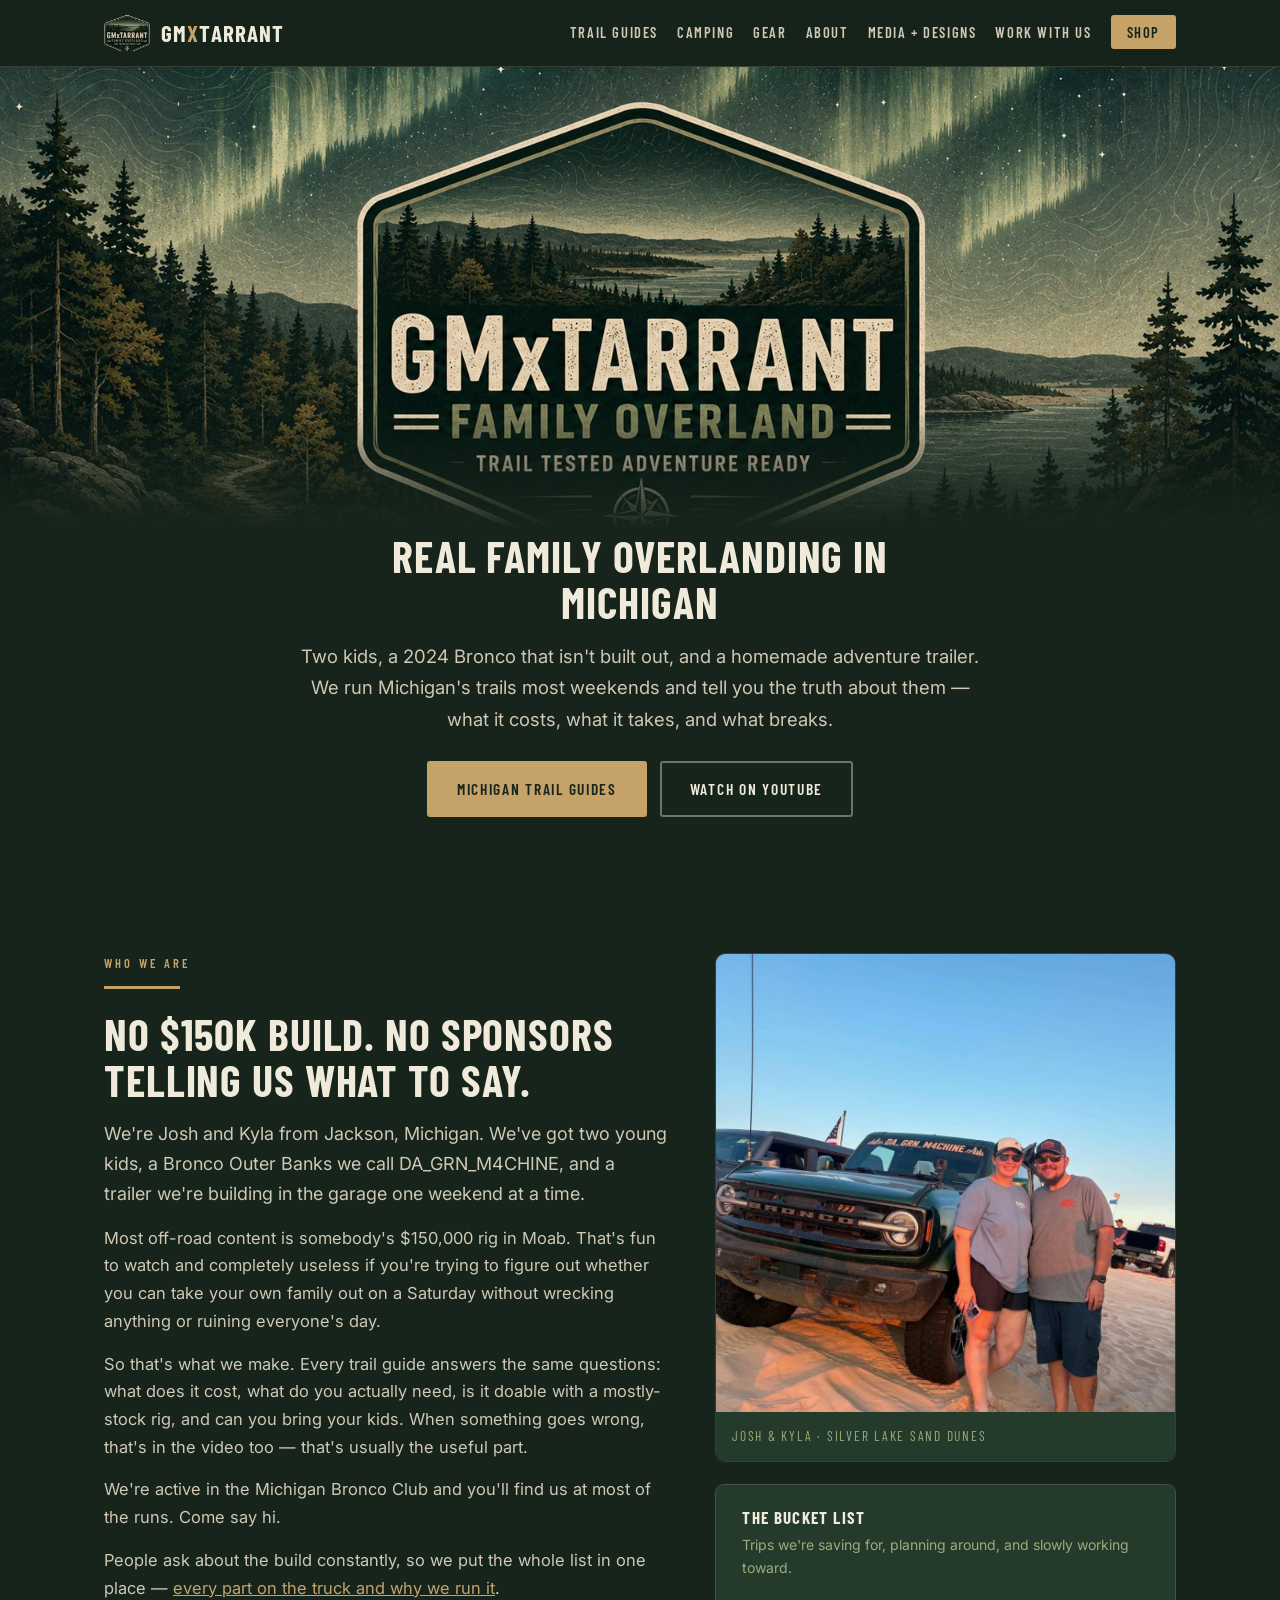
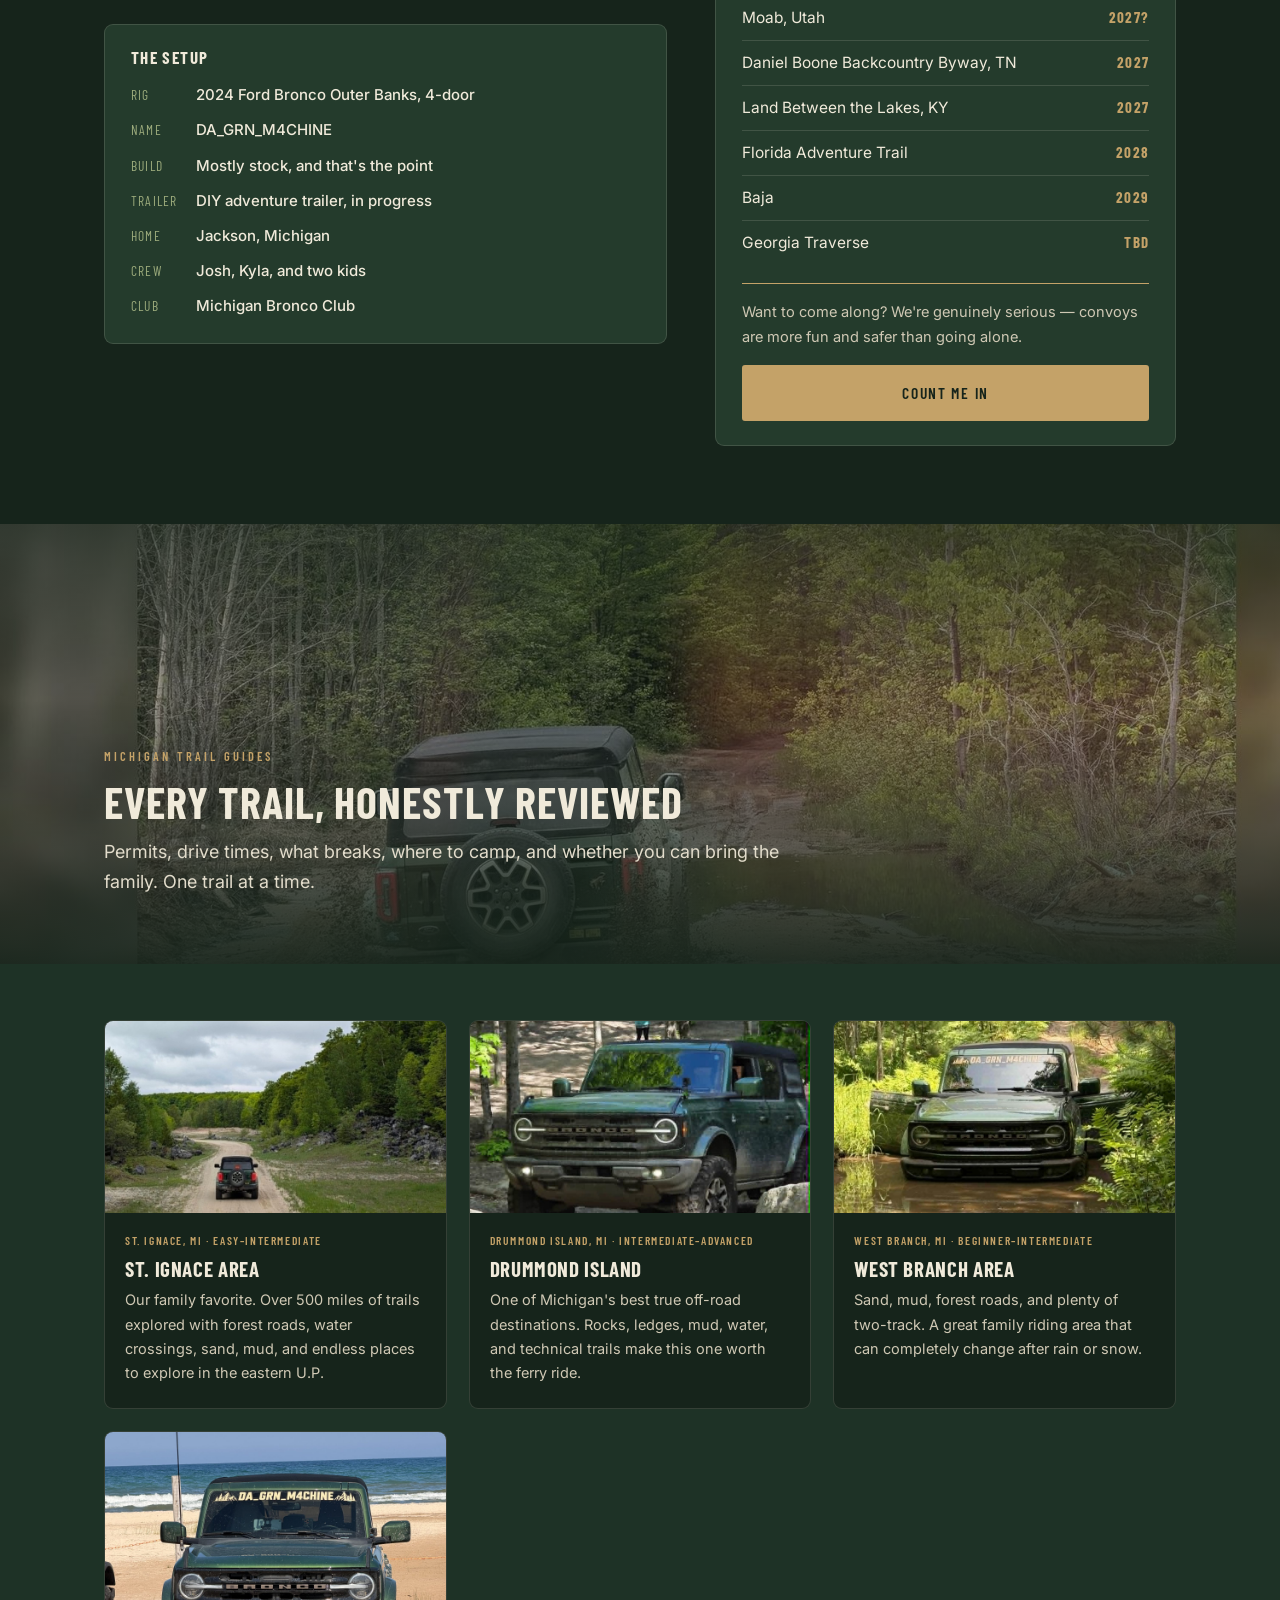
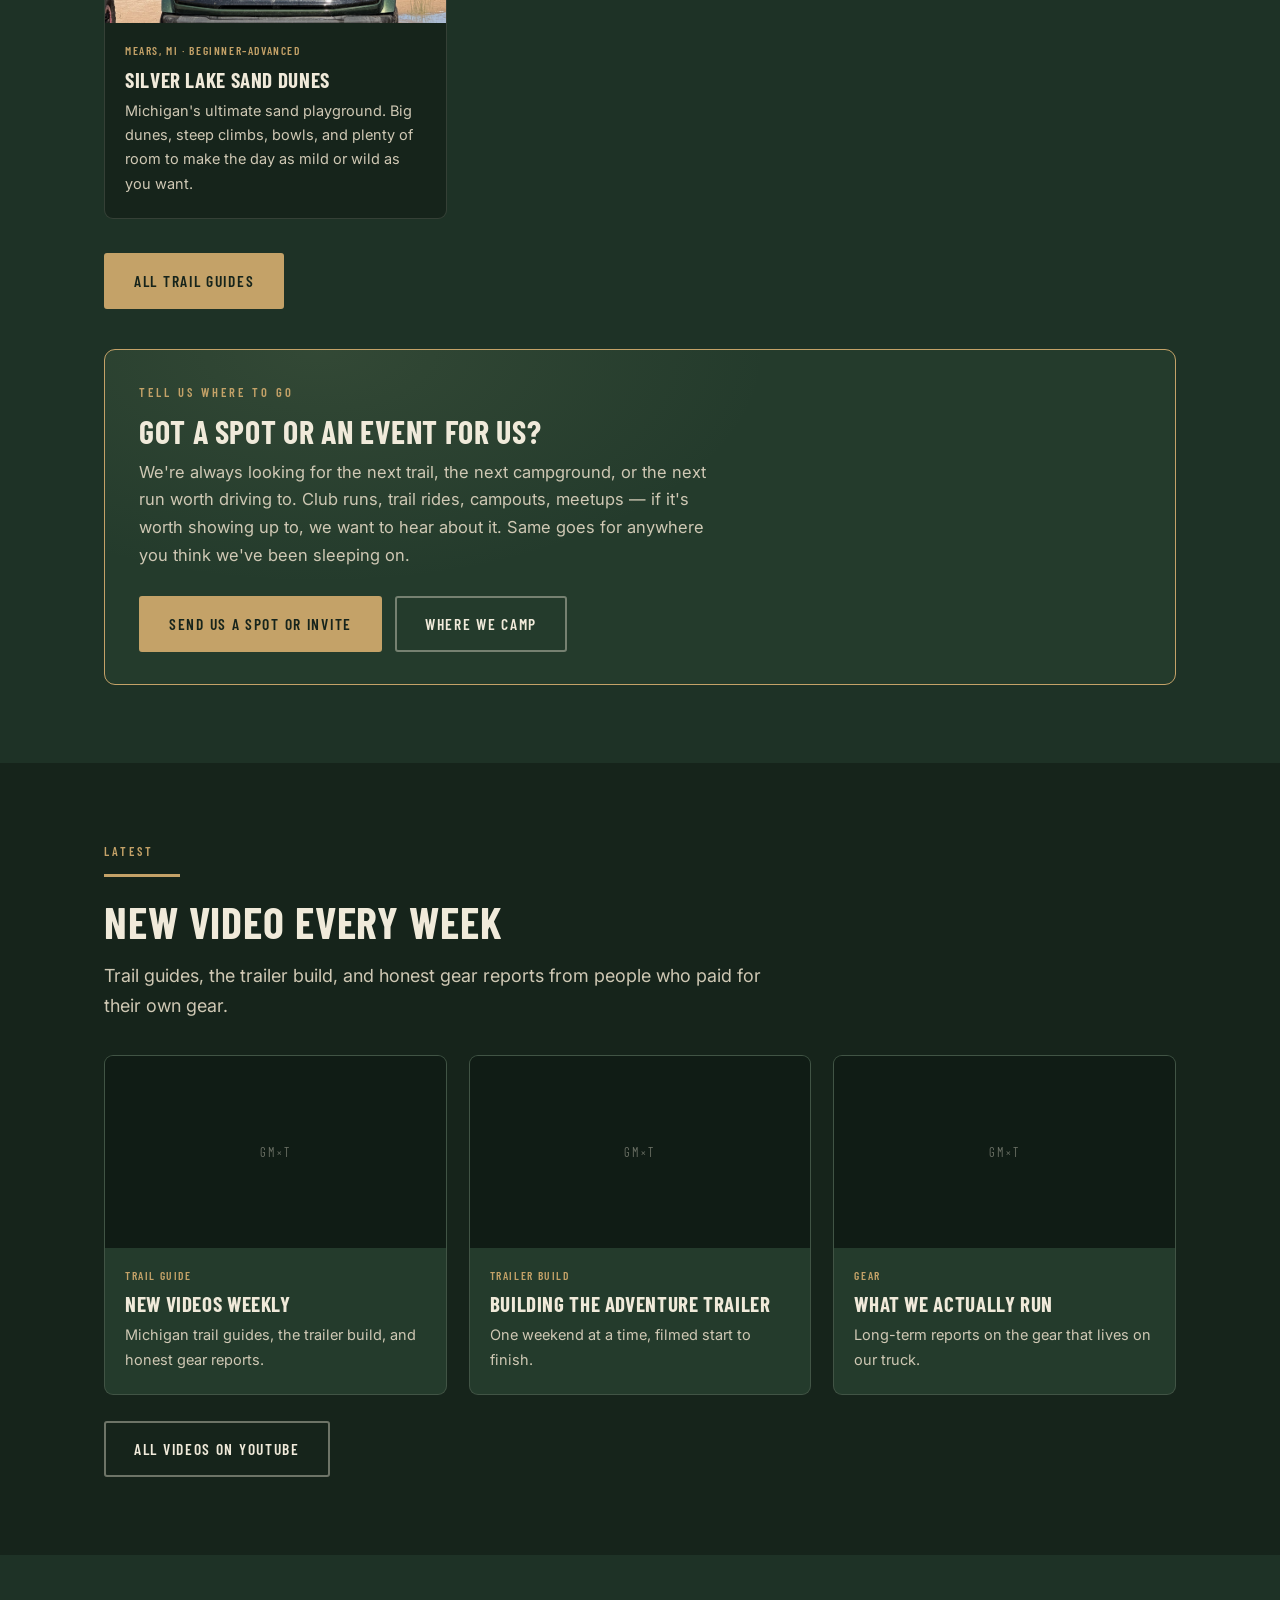
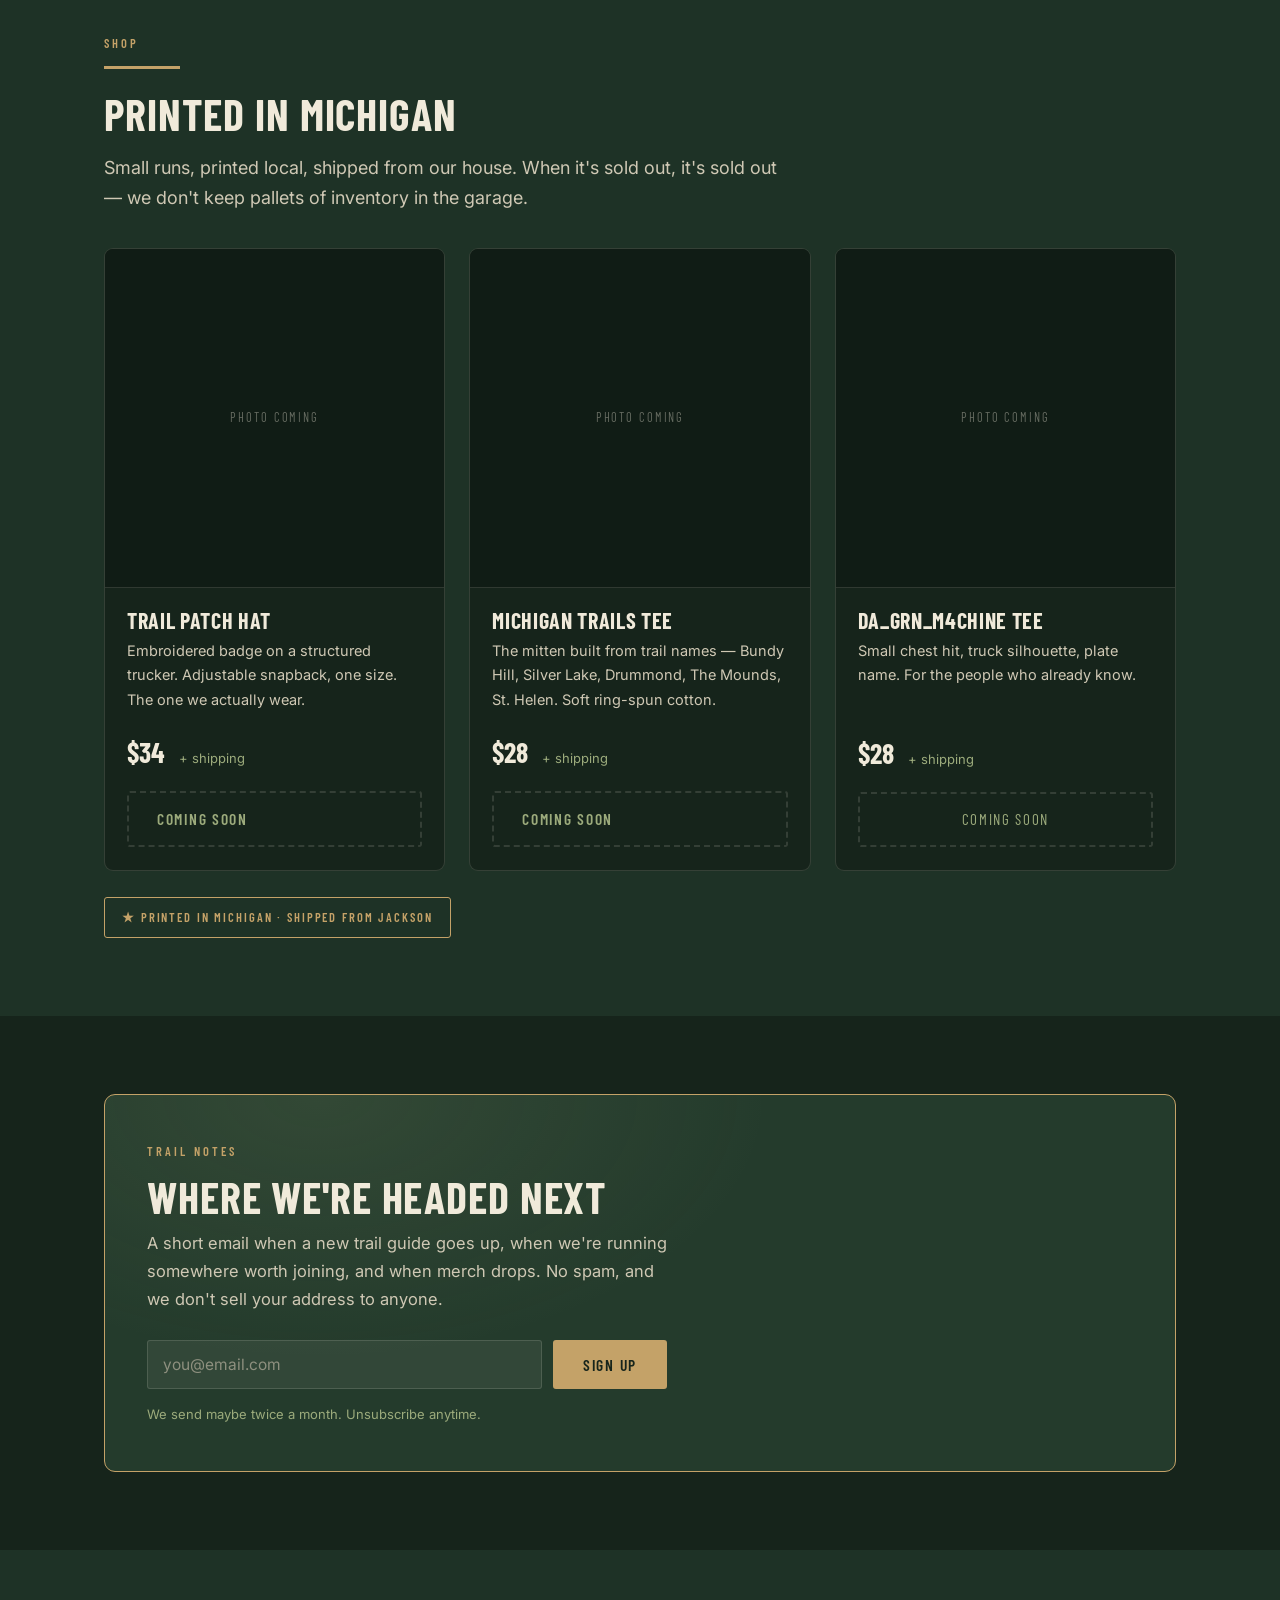
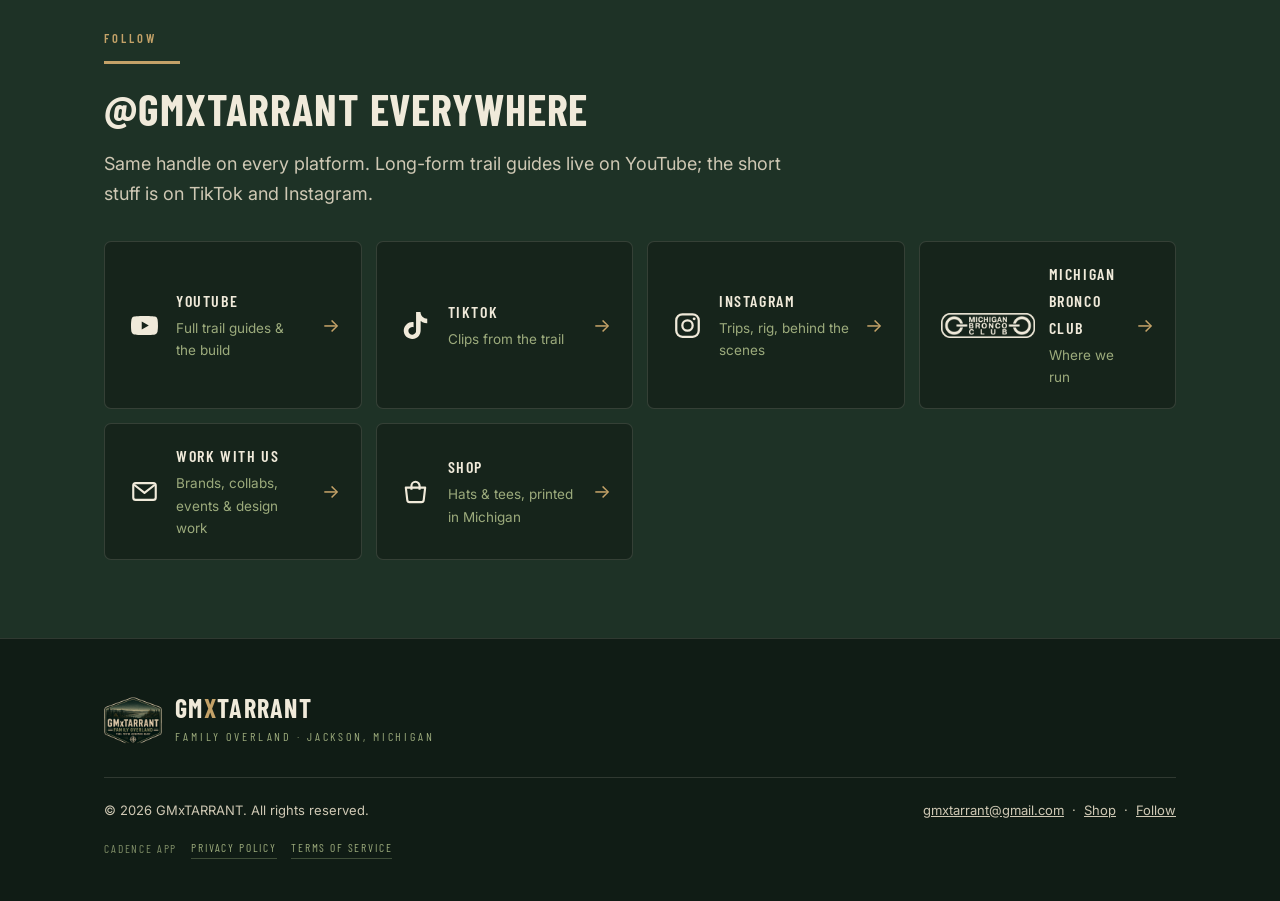
<file: index.html>
<!DOCTYPE html>
<html lang="en">
<head>
<meta charset="UTF-8">
<meta name="viewport" content="width=device-width, initial-scale=1.0">

<!-- ============================================================
     GMxTARRANT FAMILY OVERLAND — gmxtarrant.com
     v3 — your real badge and photos are now in place.

     Images live in the "image" folder next to this file:
       image/badge.jpg       your full badge banner (the hero)
       image/badge-mark.png  small badge for the top bar
       image/hero.jpg        the Bronco in the mud crossing
       image/josh-kyla.jpg   you two at the dunes
       image/favicon.png     browser tab icon

     TO EDIT: search for  [EDIT]  — that's everything you'd ever change.
     ============================================================ -->

<title>GMxTARRANT — Family Overland | Michigan</title>
<meta name="description" content="Josh and Kyla Tarrant. Two kids, a 2024 Bronco, and a homemade adventure trailer. Honest Michigan trail guides, real gear reports, and no $150K builds.">

<meta property="og:title" content="GMxTARRANT Family Overland">
<meta property="og:description" content="Honest Michigan trail guides from a family with two kids and a mostly-stock Bronco.">
<meta property="og:type" content="website">
<meta property="og:url" content="https://gmxtarrant.com">
<meta property="og:image" content="https://gmxtarrant.com/image/badge.jpg">
<meta name="twitter:card" content="summary_large_image">
<meta name="theme-color" content="#16241B">
<link rel="icon" href="image/favicon.png">
<link rel="apple-touch-icon" href="image/favicon.png">

<link rel="preconnect" href="https://fonts.googleapis.com">
<link rel="preconnect" href="https://fonts.gstatic.com" crossorigin>
<link href="https://fonts.googleapis.com/css2?family=Barlow+Condensed:wght@500;600;700&family=Inter:wght@400;500;600;700&display=swap" rel="stylesheet">

<link rel="stylesheet" href="style.css">
</head>
<body>

<a href="#main" class="sr">Skip to content</a>

<!-- ================= NAV ================= -->
<nav>
  <div class="inner">
    <a href="#" class="brand">
      <img src="image/badge-mark.png" alt="GMxTARRANT Family Overland">
      <span class="txt">GM<span class="x">x</span>TARRANT</span>
    </a>
    <button class="menubtn" id="menubtn" aria-expanded="false" aria-controls="navlist">Menu</button>
    <ul id="navlist">
      <li><a href="trails/index.html">Trail Guides</a></li>
      <li><a href="camping.html">Camping</a></li>
      <li><a href="gear.html">Gear</a></li>
      <li><a href="#about">About</a></li>
      <li><a href="media-designs.html">Media + Designs</a></li>
      <li><a href="work-with-us.html">Work With Us</a></li>
      <li><a href="#shop" class="navshop">Shop</a></li>
    </ul>
  </div>
</nav>

<main id="main">

<!-- ================= HERO ================= -->
<div class="hero">
  <div class="banner">
    <img src="image/badge.jpg" alt="GMxTARRANT Family Overland — Trail Tested, Adventure Ready" fetchpriority="high">
  </div>
  <div class="inner">
    <h1>Real Family Overlanding in Michigan</h1>
    <p>Two kids, a 2024 Bronco that isn't built out, and a homemade adventure trailer. We run Michigan's trails most weekends and tell you the truth about them — what it costs, what it takes, and what breaks.</p>
    <div class="btnrow">
      <a href="trails/index.html" class="btn btn-p">Michigan Trail Guides</a>
      <!-- [EDIT] YouTube channel URL -->
      <a href="https://youtube.com/@GMxTarrant" class="btn btn-s" target="_blank" rel="noopener">Watch on YouTube</a>
    </div>
  </div>
</div>

<!-- ================= ABOUT ================= -->
<section id="about">
  <div class="wrap two">
    <div>
      <div class="eyebrow">Who We Are</div>
      <div class="rule"></div>
      <h2>No $150K Build. No Sponsors Telling Us What to Say.</h2>
      <p class="lede">We're Josh and Kyla from Jackson, Michigan. We've got two young kids, a Bronco Outer Banks we call DA_GRN_M4CHINE, and a trailer we're building in the garage one weekend at a time.</p>
      <p>Most off-road content is somebody's $150,000 rig in Moab. That's fun to watch and completely useless if you're trying to figure out whether you can take your own family out on a Saturday without wrecking anything or ruining everyone's day.</p>
      <p>So that's what we make. Every trail guide answers the same questions: what does it cost, what do you actually need, is it doable with a mostly-stock rig, and can you bring your kids. When something goes wrong, that's in the video too — that's usually the useful part.</p>
      <p>We're active in the Michigan Bronco Club and you'll find us at most of the runs. Come say hi.</p>
      <p>People ask about the build constantly, so we put the whole list in one place &mdash;
      <a href="gear.html" style="color:var(--gold)">every part on the truck and why we run it</a>.</p>

      <div class="factbox">
        <h3>The Setup</h3>
        <dl>
          <dt>Rig</dt><dd>2024 Ford Bronco Outer Banks, 4-door</dd>
          <dt>Name</dt><dd>DA_GRN_M4CHINE</dd>
          <dt>Build</dt><dd>Mostly stock, and that's the point</dd>
          <dt>Trailer</dt><dd>DIY adventure trailer, in progress</dd>
          <dt>Home</dt><dd>Jackson, Michigan</dd>
          <dt>Crew</dt><dd>Josh, Kyla, and two kids</dd>
          <dt>Club</dt><dd>Michigan Bronco Club</dd>
        </dl>
      </div>
    </div>

    <div>
      <div class="portrait">
        <img src="image/josh-kyla.jpg" alt="Josh and Kyla with the Bronco at the dunes">
        <!-- [EDIT] Change this caption to wherever this photo was actually taken -->
        <div class="cap">Josh &amp; Kyla · Silver Lake Sand Dunes</div>
      </div>

      <div class="bucket">
        <h3>The Bucket List</h3>
        <div class="lead">Trips we're saving for, planning around, and slowly working toward.</div>
        <ul>
          <li>Moab, Utah <span class="yr">2027?</span></li>
          <li>Daniel Boone Backcountry Byway, TN <span class="yr">2027</span></li>
          <li>Land Between the Lakes, KY <span class="yr">2027</span></li>
          <li>Florida Adventure Trail <span class="yr">2028</span></li>
          <li>Baja <span class="yr">2029</span></li>
          <li>Georgia Traverse <span class="yr">TBD</span></li>
        </ul>
        <div class="join">Want to come along? We're genuinely serious &mdash; convoys are more
        fun and safer than going alone.</div>
        <!-- Opens the join popup. Falls back to the full contact page if JavaScript is off. -->
        <a class="btn btn-p" id="joinOpen" href="work-with-us.html"
           style="width:100%;text-align:center;margin-top:16px">Count Me In</a>
      </div>
    </div>
  </div>
</section>

<!-- ================= PHOTO BAND ================= -->
<div class="band">
  <div class="inner">
    <div class="eyebrow">Michigan Trail Guides</div>
    <h2>Every Trail, Honestly Reviewed</h2>
    <p class="lede">Permits, drive times, what breaks, where to camp, and whether you can bring the family. One trail at a time.</p>
  </div>
</div>

<!-- ================= TRAIL GUIDES ================= -->
<section id="trails" class="alt" style="padding-top:56px">
  <div class="wrap">

    <!-- [EDIT] TRAIL GUIDE CARDS
         Each card links to its full guide in the trails folder.
         Add a photo by putting a filename inside the empty url('').
         To add a new trail: copy a whole <a class="card">...</a> block, paste it below,
         change the text, and point href at the new page in the trails folder. -->

    <div class="grid3" style="margin-top:0">

      <a class="card" href="trails/st-ignace.html">
        <div class="thumb" style="background-image:url('image/trail-st-ignace.jpg')"></div>
        <div class="body">
          <div class="tag">St. Ignace, MI · Easy–Intermediate</div>
          <h3>St. Ignace Area</h3>
          <p>Our family favorite. Over 500 miles of trails explored with forest roads, water crossings, sand, mud, and endless places to explore in the eastern U.P.</p>
        </div>
      </a>

      <a class="card" href="trails/drummond-island.html">
        <div class="thumb" style="background-image:url('image/trail-drummond-island.jpg')"></div>
        <div class="body">
          <div class="tag">Drummond Island, MI · Intermediate–Advanced</div>
          <h3>Drummond Island</h3>
          <p>One of Michigan's best true off-road destinations. Rocks, ledges, mud, water, and technical trails make this one worth the ferry ride.</p>
        </div>
      </a>

      <a class="card" href="trails/west-branch.html">
        <div class="thumb" style="background-image:url('image/trail-west-branch.jpg')"></div>
        <div class="body">
          <div class="tag">West Branch, MI · Beginner–Intermediate</div>
          <h3>West Branch Area</h3>
          <p>Sand, mud, forest roads, and plenty of two-track. A great family riding area that can completely change after rain or snow.</p>
        </div>
      </a>

      <a class="card" href="trails/silver-lake-sand-dunes.html">
        <div class="thumb" style="background-image:url('image/trail-silver-lake-sand-dunes.jpg')"></div>
        <div class="body">
          <div class="tag">Mears, MI · Beginner–Advanced</div>
          <h3>Silver Lake Sand Dunes</h3>
          <p>Michigan's ultimate sand playground. Big dunes, steep climbs, bowls, and plenty of room to make the day as mild or wild as you want.</p>
        </div>
      </a>

    </div>

    <div class="btnrow" style="justify-content:flex-start;margin-top:34px">
      <a href="trails/index.html" class="btn btn-p">All Trail Guides</a>
    </div>

    <div class="invite" style="margin-top:40px">
      <div class="eyebrow">Tell Us Where To Go</div>
      <h2>Got A Spot Or An Event For Us?</h2>
      <p>We're always looking for the next trail, the next campground, or the next run worth
      driving to. Club runs, trail rides, campouts, meetups &mdash; if it's worth showing up to,
      we want to hear about it. Same goes for anywhere you think we've been sleeping on.</p>
      <div class="btnrow" style="justify-content:flex-start">
        <a href="work-with-us.html" class="btn btn-p">Send Us A Spot Or Invite</a>
        <a href="camping.html" class="btn btn-s">Where We Camp</a>
      </div>
    </div>


  </div>
</section>

<!-- ================= WATCH ================= -->
<section id="watch">
  <div class="wrap">
    <div class="eyebrow">Latest</div>
    <div class="rule"></div>
    <h2>New Video Every Week</h2>
    <p class="lede">Trail guides, the trailer build, and honest gear reports from people who paid for their own gear.</p>

    <!-- ================================================================
         [EDIT] AUTO-LOAD YOUR LATEST VIDEOS — one thing to paste.

         Once this is set up, every video you publish shows up here on its own.
         You never touch this file again.

         If you already made a Google Cloud project for the Events calendar,
         REUSE IT — you can use the exact same API key for both. Just enable
         one more API:

           1. console.cloud.google.com -> your project
           2. APIs & Services -> Library -> search "YouTube Data API v3" -> Enable
           3. APIs & Services -> Credentials -> copy your API key
              (if you don't have one yet: Create credentials -> API key)
           4. Click the key -> Website restrictions -> add  gmxtarrant.com
           5. Paste the key below, replacing what's inside the quotes

         No Google Cloud project yet? Same 4 steps, just make a project first.

         Until you paste a key, the three hand-written cards below show instead,
         so the page never looks broken.

         Note: this only shows videos longer than 90 seconds, so your Shorts
         won't crowd out the trail guides. Change MIN_SECONDS below if you
         want different behaviour.
         ================================================================ -->
    <script>
      var YT_HANDLE      = '@GMxTarrant';
      var YT_API_KEY     = 'PASTE_YOUR_YOUTUBE_API_KEY_HERE';
      var YT_MIN_SECONDS = 90;
      var YT_HOW_MANY    = 3;
    </script>

    <div id="latestVideos">
      <!-- [EDIT] BACKUP VIDEO CARDS
           These show until the API key above is filled in, and if YouTube is ever
           unreachable. You can leave them as-is or fill them in by hand —
           paste a YouTube URL in href, and for the thumbnail use:
           https://img.youtube.com/vi/VIDEO_ID/maxresdefault.jpg
           (VIDEO_ID is the part after "v=" in the YouTube link) -->
      <div class="grid3">
        <a class="card" href="https://youtube.com/@GMxTarrant" target="_blank" rel="noopener">
          <div class="thumb" style="background-image:url('')"><span class="ph">GM&times;T</span></div>
          <div class="body"><div class="tag">Trail Guide</div><h3>New Videos Weekly</h3><p>Michigan trail guides, the trailer build, and honest gear reports.</p></div>
        </a>
        <a class="card" href="https://youtube.com/@GMxTarrant" target="_blank" rel="noopener">
          <div class="thumb" style="background-image:url('')"><span class="ph">GM&times;T</span></div>
          <div class="body"><div class="tag">Trailer Build</div><h3>Building the Adventure Trailer</h3><p>One weekend at a time, filmed start to finish.</p></div>
        </a>
        <a class="card" href="https://youtube.com/@GMxTarrant" target="_blank" rel="noopener">
          <div class="thumb" style="background-image:url('')"><span class="ph">GM&times;T</span></div>
          <div class="body"><div class="tag">Gear</div><h3>What We Actually Run</h3><p>Long-term reports on the gear that lives on our truck.</p></div>
        </a>
      </div>
    </div>

    <div class="btnrow" style="justify-content:flex-start">
      <!-- [EDIT] YouTube channel URL -->
      <a href="https://youtube.com/@GMxTarrant" class="btn btn-s" target="_blank" rel="noopener">All Videos on YouTube</a>
    </div>
  </div>
</section>

<!-- ================= SHOP ================= -->
<section id="shop" class="alt">
  <div class="wrap">
    <div class="eyebrow">Shop</div>
    <div class="rule"></div>
    <h2>Printed in Michigan</h2>
    <p class="lede">Small runs, printed local, shipped from our house. When it's sold out, it's sold out — we don't keep pallets of inventory in the garage.</p>

    <!-- [EDIT] PRODUCTS — HOW CHECKOUT WORKS
         1. In Stripe, create a Payment Link for each product
         2. Turn ON "Collect shipping address" and turn ON Stripe Tax
         3. Copy the link (https://buy.stripe.com/xxxxx)
         4. Paste it below, replacing PASTE_STRIPE_LINK_HERE
         Product photos: save to the image folder, then put the filename in the empty url('') -->

    <div class="shopgrid">

      <div class="prod">
        <div class="pic" style="background-image:url('')"><span class="ph">Photo Coming</span></div>
        <div class="body">
          <h3>Trail Patch Hat</h3>
          <div class="desc">Embroidered badge on a structured trucker. Adjustable snapback, one size. The one we actually wear.</div>
          <div class="price">$34 <span class="note">+ shipping</span></div>
          <!-- [EDIT] When this product has a Stripe Payment Link, replace this whole <span> with:
               <a class="btn btn-p" href="PASTE_YOUR_STRIPE_LINK">Buy Now</a> -->
          <span class="btn btn-off">Coming Soon</span>
        </div>
      </div>

      <div class="prod">
        <div class="pic" style="background-image:url('')"><span class="ph">Photo Coming</span></div>
        <div class="body">
          <h3>Michigan Trails Tee</h3>
          <div class="desc">The mitten built from trail names — Bundy Hill, Silver Lake, Drummond, The Mounds, St. Helen. Soft ring-spun cotton.</div>
          <div class="price">$28 <span class="note">+ shipping</span></div>
          <!-- [EDIT] When this product has a Stripe Payment Link, replace this whole <span> with:
               <a class="btn btn-p" href="PASTE_YOUR_STRIPE_LINK">Buy Now</a> -->
          <span class="btn btn-off">Coming Soon</span>
        </div>
      </div>

      <div class="prod">
        <div class="pic" style="background-image:url('')"><span class="ph">Photo Coming</span></div>
        <div class="body">
          <h3>DA_GRN_M4CHINE Tee</h3>
          <div class="desc">Small chest hit, truck silhouette, plate name. For the people who already know.</div>
          <div class="price">$28 <span class="note">+ shipping</span></div>
          <div class="soon">Coming Soon</div>
        </div>
      </div>

    </div>

    <div class="madein">★ Printed in Michigan · Shipped from Jackson</div>
  </div>
</section>

<!-- ================= EMAIL ================= -->
<section>
  <div class="wrap">
    <div class="signup">
      <div class="eyebrow">Trail Notes</div>
      <h2>Where We're Headed Next</h2>
      <p>A short email when a new trail guide goes up, when we're running somewhere worth joining, and when merch drops. No spam, and we don't sell your address to anyone.</p>

      <!-- [EDIT] EMAIL SIGNUP
           Replace action="" with your form URL from MailerLite, Buttondown, or ConvertKit.
           Until you add it, this form won't submit anywhere. -->
      <form action="" method="post" target="_blank">
        <label for="em" class="sr">Email address</label>
        <input id="em" type="email" name="email" placeholder="you@email.com" required>
        <button class="btn btn-p" type="submit">Sign Up</button>
      </form>
      <small>We send maybe twice a month. Unsubscribe anytime.</small>
    </div>
  </div>
</section>

<!-- ================= FOLLOW ================= -->
<section id="follow" class="alt">
  <div class="wrap">
    <div class="eyebrow">Follow</div>
    <div class="rule"></div>
    <h2>@GMxTarrant Everywhere</h2>
    <p class="lede">Same handle on every platform. Long-form trail guides live on YouTube; the short stuff is on TikTok and Instagram.</p>

    <!-- [EDIT] Confirm each URL points where you want. This section replaces Beacons.
         The logos are drawn right here in the file as SVG — no image files to break,
         and they stay razor sharp at any size. They're cream, and turn gold on hover. -->
    <div class="links">

      <a class="lk" href="https://youtube.com/@GMxTarrant" target="_blank" rel="noopener">
        <span class="ico" aria-hidden="true">
          <svg viewBox="0 0 24 24" fill="currentColor"><path d="M23.498 6.186a3.016 3.016 0 0 0-2.122-2.136C19.505 3.545 12 3.545 12 3.545s-7.505 0-9.377.505A3.017 3.017 0 0 0 .502 6.186C0 8.07 0 12 0 12s0 3.93.502 5.814a3.016 3.016 0 0 0 2.122 2.136c1.871.505 9.376.505 9.376.505s7.505 0 9.377-.505a3.015 3.015 0 0 0 2.122-2.136C24 15.93 24 12 24 12s0-3.93-.502-5.814zM9.545 15.568V8.432L15.818 12l-6.273 3.568z"/></svg>
        </span>
        <span class="tx"><span class="l">YouTube</span><span class="h">Full trail guides &amp; the build</span></span>
        <span class="arrow" aria-hidden="true">→</span>
      </a>

      <a class="lk" href="https://tiktok.com/@gmxtarrant" target="_blank" rel="noopener">
        <span class="ico" aria-hidden="true">
          <svg viewBox="0 0 24 24" fill="currentColor"><path d="M12.525.02c1.31-.02 2.61-.01 3.91-.02.08 1.53.63 3.09 1.75 4.17 1.12 1.11 2.7 1.62 4.24 1.79v4.03c-1.44-.05-2.89-.35-4.2-.97-.57-.26-1.1-.59-1.62-.93-.01 2.92.01 5.84-.02 8.75-.08 1.4-.54 2.79-1.35 3.94-1.31 1.92-3.58 3.17-5.91 3.21-1.43.08-2.86-.31-4.08-1.03-2.02-1.19-3.44-3.37-3.65-5.71-.02-.5-.03-1-.01-1.49.18-1.9 1.12-3.72 2.58-4.96 1.66-1.44 3.98-2.13 6.15-1.72.02 1.48-.04 2.96-.04 4.44-.99-.32-2.15-.23-3.02.37-.63.41-1.11 1.04-1.36 1.75-.21.51-.15 1.07-.14 1.61.24 1.64 1.82 3.02 3.5 2.87 1.12-.01 2.19-.66 2.77-1.61.19-.33.4-.67.41-1.06.1-1.79.06-3.57.07-5.36.01-4.03-.01-8.05.02-12.07z"/></svg>
        </span>
        <span class="tx"><span class="l">TikTok</span><span class="h">Clips from the trail</span></span>
        <span class="arrow" aria-hidden="true">→</span>
      </a>

      <a class="lk" href="https://instagram.com/gmxtarrant" target="_blank" rel="noopener">
        <span class="ico" aria-hidden="true">
          <svg viewBox="0 0 24 24" fill="none" stroke="currentColor" stroke-width="2">
            <rect x="2" y="2" width="20" height="20" rx="5.5"/>
            <circle cx="12" cy="12" r="4.6"/>
            <circle cx="17.9" cy="6.1" r="1.3" fill="currentColor" stroke="none"/>
          </svg>
        </span>
        <span class="tx"><span class="l">Instagram</span><span class="h">Trips, rig, behind the scenes</span></span>
        <span class="arrow" aria-hidden="true">→</span>
      </a>

      <!-- The club's own logo file. It's black artwork on a transparent background, so the CSS
           uses it as a "mask" — the shape comes from their file, the colour comes from the site.
           That's why it shows cream here and turns gold on hover like the other icons. -->
      <a class="lk wide" href="https://michiganbroncoclub.trailconvoy.com/" target="_blank" rel="noopener">
        <span class="ico" aria-hidden="true"><span class="mbc"></span></span>
        <span class="tx"><span class="l">Michigan Bronco Club</span><span class="h">Where we run</span></span>
        <span class="arrow" aria-hidden="true">→</span>
      </a>

      <a class="lk" href="work-with-us.html">
        <span class="ico" aria-hidden="true">
          <svg viewBox="0 0 24 24" fill="none" stroke="currentColor" stroke-width="1.9" stroke-linejoin="round">
            <rect x="2" y="4.5" width="20" height="15" rx="2.2"/>
            <path d="M2.8 6 12 13.2 21.2 6"/>
          </svg>
        </span>
        <span class="tx"><span class="l">Work With Us</span><span class="h">Brands, collabs, events &amp; design work</span></span>
        <span class="arrow" aria-hidden="true">→</span>
      </a>

      <a class="lk" href="#shop">
        <span class="ico" aria-hidden="true">
          <svg viewBox="0 0 24 24" fill="none" stroke="currentColor" stroke-width="1.9" stroke-linejoin="round">
            <path d="M3.4 8.6h17.2l-1.3 11.1a2 2 0 0 1-2 1.8H6.7a2 2 0 0 1-2-1.8z"/>
            <path d="M8.4 10.4V6.9a3.6 3.6 0 0 1 7.2 0v3.5"/>
          </svg>
        </span>
        <span class="tx"><span class="l">Shop</span><span class="h">Hats &amp; tees, printed in Michigan</span></span>
        <span class="arrow" aria-hidden="true">→</span>
      </a>

    </div>
  </div>
</section>

</main>




<!-- ================= JOIN A TRIP POPUP ================= -->
<!-- [EDIT] Uses the SAME Web3Forms key as the Work With Us page.
     Paste it below over PASTE_YOUR_WEB3FORMS_KEY_HERE and both forms start working.
     Until then this politely tells people to email instead of failing quietly. -->
<dialog class="contact" id="joinModal" aria-labelledby="joinTitle">
  <div class="head">
    <button class="x" id="joinClose" aria-label="Close">&times;</button>
    <div class="k">Bucket List</div>
    <h2 id="joinTitle">Come With Us</h2>
    <p>Pick a trip and tell us a bit about your setup. Nothing is locked in yet &mdash; we're
    building a list of people who want in so we can plan around it.</p>
  </div>

  <form id="joinForm" novalidate>
    <input type="hidden" name="access_key" value="PASTE_YOUR_WEB3FORMS_KEY_HERE">
    <input type="hidden" name="subject" value="Bucket list trip interest — gmxtarrant.com">
    <input type="hidden" name="from_name" value="GMxTARRANT Bucket List">
    <input type="hidden" name="topic" value="Bucket list trip">
    <input type="checkbox" name="botcheck" class="hp" tabindex="-1" autocomplete="off">

    <div class="fieldrow">
      <div class="field">
        <label for="j-name">Name <span class="req">*</span></label>
        <input id="j-name" name="name" type="text" required autocomplete="name" placeholder="Your name">
      </div>
      <div class="field">
        <label for="j-email">Email <span class="req">*</span></label>
        <input id="j-email" name="email" type="email" required autocomplete="email" placeholder="you@email.com">
      </div>
    </div>

    <div class="fieldrow">
      <div class="field">
        <label for="j-trip">Which Trip?</label>
        <select id="j-trip" name="trip">
          <option>Any of them &mdash; keep me posted</option>
          <option>Moab, Utah (2027?)</option>
          <option>Daniel Boone Backcountry Byway, TN (2027)</option>
          <option>Land Between the Lakes, KY (2027)</option>
          <option>Florida Adventure Trail (2028)</option>
          <option>Baja (2029)</option>
          <option>Georgia Traverse (TBD)</option>
        </select>
      </div>
      <div class="field">
        <label for="j-rig">What Do You Drive?</label>
        <input id="j-rig" name="rig" type="text" placeholder="Optional — year, make, build">
      </div>
    </div>

    <div class="field">
      <label for="j-msg">Anything Else</label>
      <textarea id="j-msg" name="message" placeholder="Kids along? Been there before? Rig still stock? Whatever's useful."></textarea>
    </div>

    <div class="formfoot">
      <button class="btn btn-p" type="submit" id="j-send">Count Me In</button>
      <span class="alt">Or email <a href="mailto:gmxtarrant@gmail.com">gmxtarrant@gmail.com</a></span>
    </div>

    <div class="formmsg" id="j-msgbox" role="status" aria-live="polite"></div>
  </form>
</dialog>

<!-- ================= FOOTER ================= -->
<footer>
  <div class="wrap">
    <div class="fmark">
      <img src="image/badge-mark.png" alt="">
      <div>
        <div class="fbrand">GM<span class="x">x</span>TARRANT</div>
        <div class="ftag">Family Overland · Jackson, Michigan</div>
      </div>
    </div>
    <div class="frow">
      <div>&copy; <span id="yr">2026</span> GMxTARRANT. All rights reserved.</div>
      <div>
        <!-- [EDIT] business email -->
        <a href="mailto:gmxtarrant@gmail.com">gmxtarrant@gmail.com</a>
        &nbsp;·&nbsp; <a href="#shop">Shop</a> &nbsp;·&nbsp; <a href="#follow">Follow</a>
      </div>
    </div>

    <div class="flegal">
      <!-- [EDIT] These two pages belong to the Cadence app, not to this website.
           They are labelled that way on purpose so nobody reads them as the
           site's own policy. Leave the wording alone unless the app changes. -->
      <span>Cadence app</span>
      <a href="privacy.html">Privacy Policy</a>
      <a href="terms.html">Terms of Service</a>
    </div>
  </div>
</footer>

<script>
  var b=document.getElementById('menubtn'), l=document.getElementById('navlist');
  b.addEventListener('click',function(){
    var open=l.classList.toggle('open');
    b.setAttribute('aria-expanded',open?'true':'false');
  });
  l.addEventListener('click',function(e){
    if(e.target.tagName==='A'){l.classList.remove('open');b.setAttribute('aria-expanded','false');}
  });
  document.getElementById('yr').textContent=new Date().getFullYear();

  // ---- bucket list join popup ----
  (function(){
    var modal=document.getElementById('joinModal'), open=document.getElementById('joinOpen');
    var close=document.getElementById('joinClose'), form=document.getElementById('joinForm');
    if(!modal||!open||!form) return;
    var box=document.getElementById('j-msgbox'), send=document.getElementById('j-send');
    var KEY=form.access_key.value, PH='PASTE_YOUR_WEB3FORMS_KEY_HERE';
    function say(k,t){ box.className='formmsg '+k; box.innerHTML=t; }

    open.addEventListener('click',function(e){
      if(typeof modal.showModal!=='function') return;   // no dialog support: let the link work
      e.preventDefault(); box.className='formmsg'; modal.showModal();
    });
    close.addEventListener('click',function(){ modal.close(); });
    modal.addEventListener('click',function(e){ if(e.target===modal) modal.close(); });

    form.addEventListener('submit',function(e){
      e.preventDefault();
      if(!form.checkValidity()){ form.reportValidity(); return; }
      if(KEY===PH){
        say('bad','This form isn\'t hooked up yet. Email <a href="mailto:gmxtarrant@gmail.com">gmxtarrant@gmail.com</a> and tell us which trip — we\'ll add you to the list.');
        return;
      }
      send.disabled=true; send.textContent='Sending...';
      fetch('https://api.web3forms.com/submit',{
        method:'POST',
        headers:{'Content-Type':'application/json','Accept':'application/json'},
        body:JSON.stringify(Object.fromEntries(new FormData(form)))
      }).then(function(r){return r.json();}).then(function(d){
        if(d.success){ form.reset(); say('ok','You\'re on the list. We\'ll be in touch as these get closer — thanks for wanting to come.'); }
        else { say('bad','Something went wrong on our end. Email <a href="mailto:gmxtarrant@gmail.com">gmxtarrant@gmail.com</a> instead.'); }
      }).catch(function(){
        say('bad','Couldn\'t send — check your connection, or email <a href="mailto:gmxtarrant@gmail.com">gmxtarrant@gmail.com</a> directly.');
      }).finally(function(){ send.disabled=false; send.textContent='Count Me In'; });
    });
  })();


  // ---- pull the newest long-form videos from YouTube ----
  (function(){
    var box = document.getElementById('latestVideos');
    if(!box || typeof YT_API_KEY === 'undefined') return;
    if(YT_API_KEY.indexOf('PASTE_') === 0) return;   // not set up yet — keep the backup cards

    var API = 'https://www.googleapis.com/youtube/v3/';
    function esc(t){ var d=document.createElement('div'); d.textContent=t||''; return d.innerHTML; }
    function secs(iso){                                   // "PT1H2M3S" -> seconds
      var m = /PT(?:(\d+)H)?(?:(\d+)M)?(?:(\d+)S)?/.exec(iso||'') || [];
      return (+m[1]||0)*3600 + (+m[2]||0)*60 + (+m[3]||0);
    }
    function mmss(n){
      var h=Math.floor(n/3600), m=Math.floor(n%3600/60), s=n%60;
      return (h? h+':'+String(m).padStart(2,'0') : m) + ':' + String(s).padStart(2,'0');
    }
    function get(path){
      return fetch(API+path+'&key='+encodeURIComponent(YT_API_KEY))
        .then(function(r){ if(!r.ok) throw new Error(r.status); return r.json(); });
    }

    // 1. handle -> uploads playlist   2. playlist -> recent ids   3. ids -> durations
    get('channels?part=contentDetails&forHandle='+encodeURIComponent(YT_HANDLE))
      .then(function(d){
        var ch = (d.items||[])[0];
        if(!ch) throw new Error('channel not found');
        return get('playlistItems?part=snippet&maxResults=15&playlistId='
                   + ch.contentDetails.relatedPlaylists.uploads);
      })
      .then(function(d){
        var items = (d.items||[]).filter(function(i){
          return i.snippet && i.snippet.resourceId && i.snippet.resourceId.videoId;
        });
        if(!items.length) throw new Error('no uploads');
        var ids = items.map(function(i){ return i.snippet.resourceId.videoId; });
        return get('videos?part=contentDetails&id='+ids.join(','))
          .then(function(v){
            var dur = {};
            (v.items||[]).forEach(function(x){ dur[x.id] = secs(x.contentDetails.duration); });
            return items.filter(function(i){
              return (dur[i.snippet.resourceId.videoId]||0) >= YT_MIN_SECONDS;
            }).slice(0, YT_HOW_MANY).map(function(i){
              return { v:i.snippet, len:dur[i.snippet.resourceId.videoId] };
            });
          });
      })
      .then(function(vids){
        if(!vids.length) return;                     // nothing long enough — leave the backup cards
        var html = '<div class="grid3">';
        vids.forEach(function(o){
          var sn = o.v, id = sn.resourceId.videoId;
          var th = (sn.thumbnails && (sn.thumbnails.maxres || sn.thumbnails.standard || sn.thumbnails.high) || {}).url
                   || 'https://img.youtube.com/vi/'+id+'/hqdefault.jpg';
          var when = new Date(sn.publishedAt).toLocaleDateString([], {month:'short', day:'numeric', year:'numeric'});
          html += '<a class="card" href="https://www.youtube.com/watch?v='+id+'" target="_blank" rel="noopener">'
               +   '<div class="thumb" style="background-image:url(\''+th+'\')"></div>'
               +   '<div class="body">'
               +     '<div class="tag">'+when+' &middot; '+mmss(o.len)+'</div>'
               +     '<h3>'+esc(sn.title)+'</h3>'
               +     (sn.description ? '<p>'+esc(sn.description.split('\n')[0]).slice(0,150)+'</p>' : '')
               +   '</div></a>';
        });
        box.innerHTML = html + '</div>';
      })
      .catch(function(){ /* leave the hand-written cards exactly as they are */ });
  })();



</script>

</body>
</html>
</file>
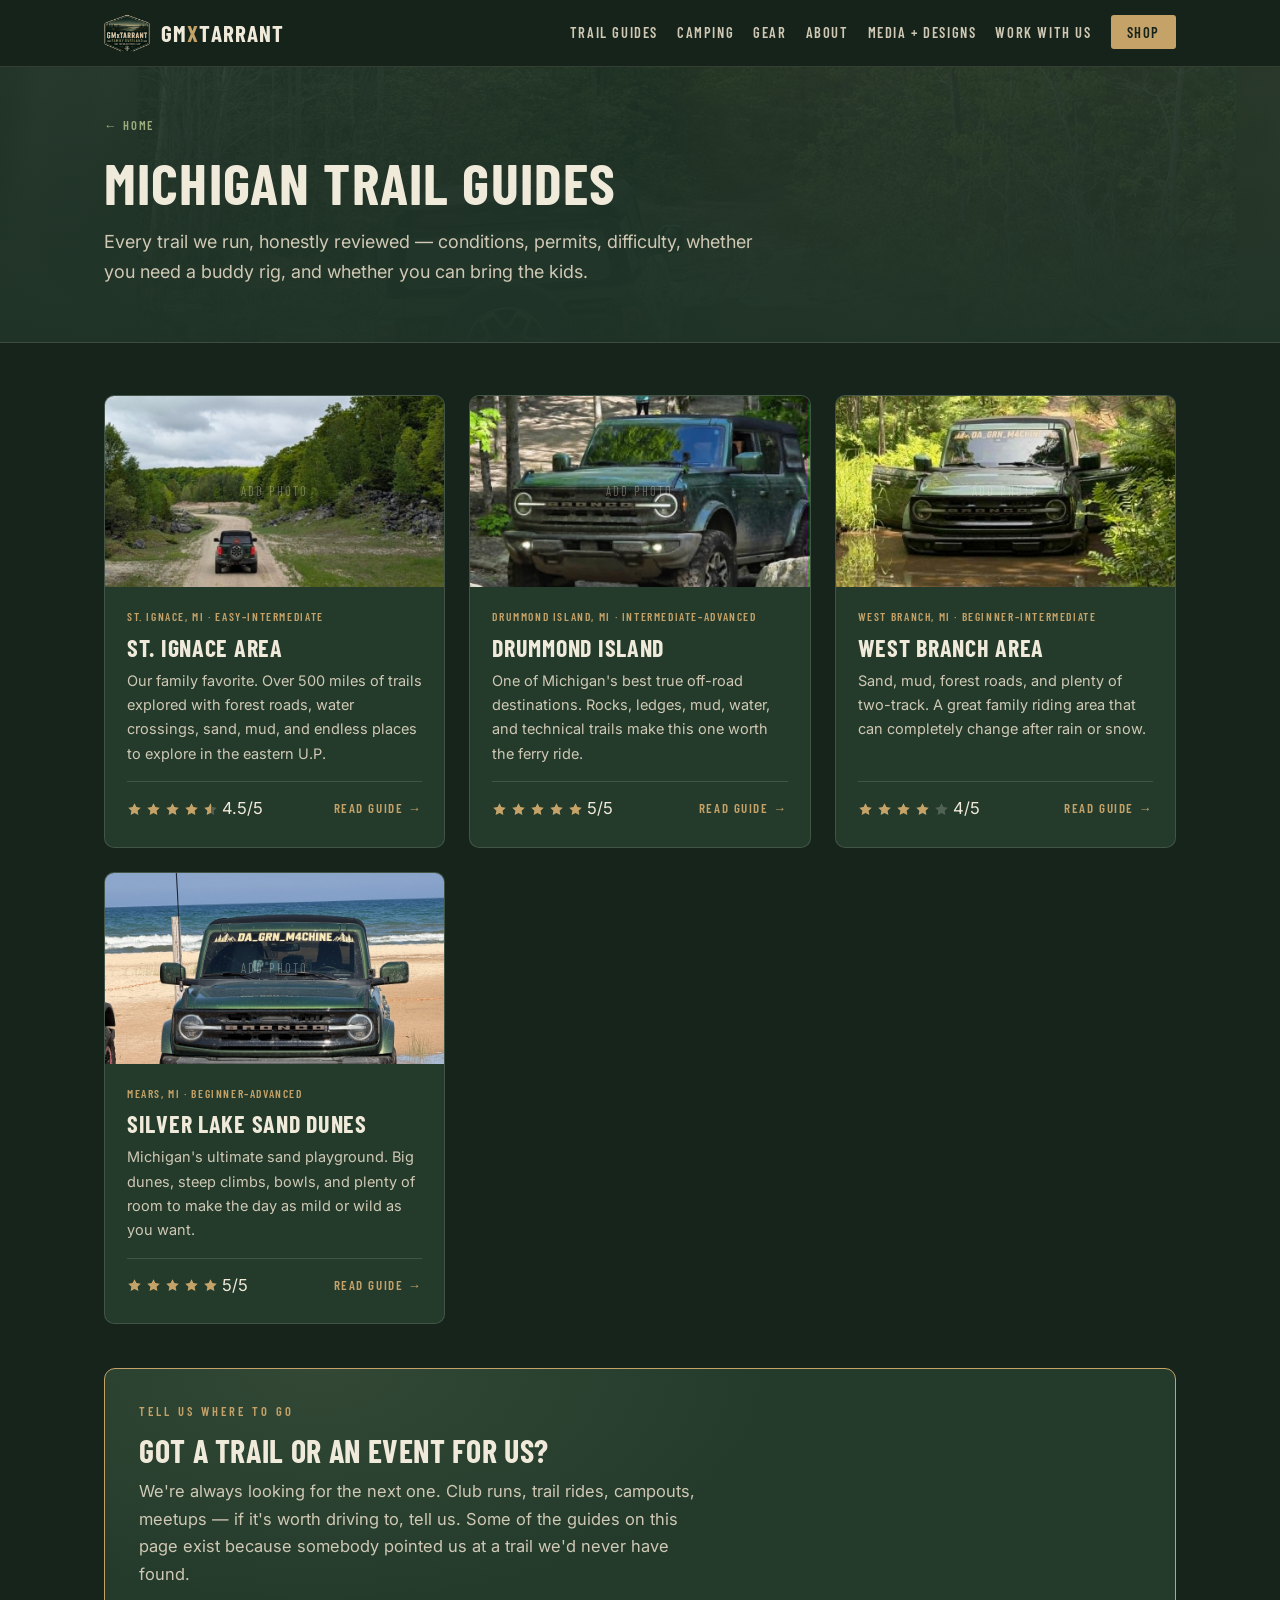
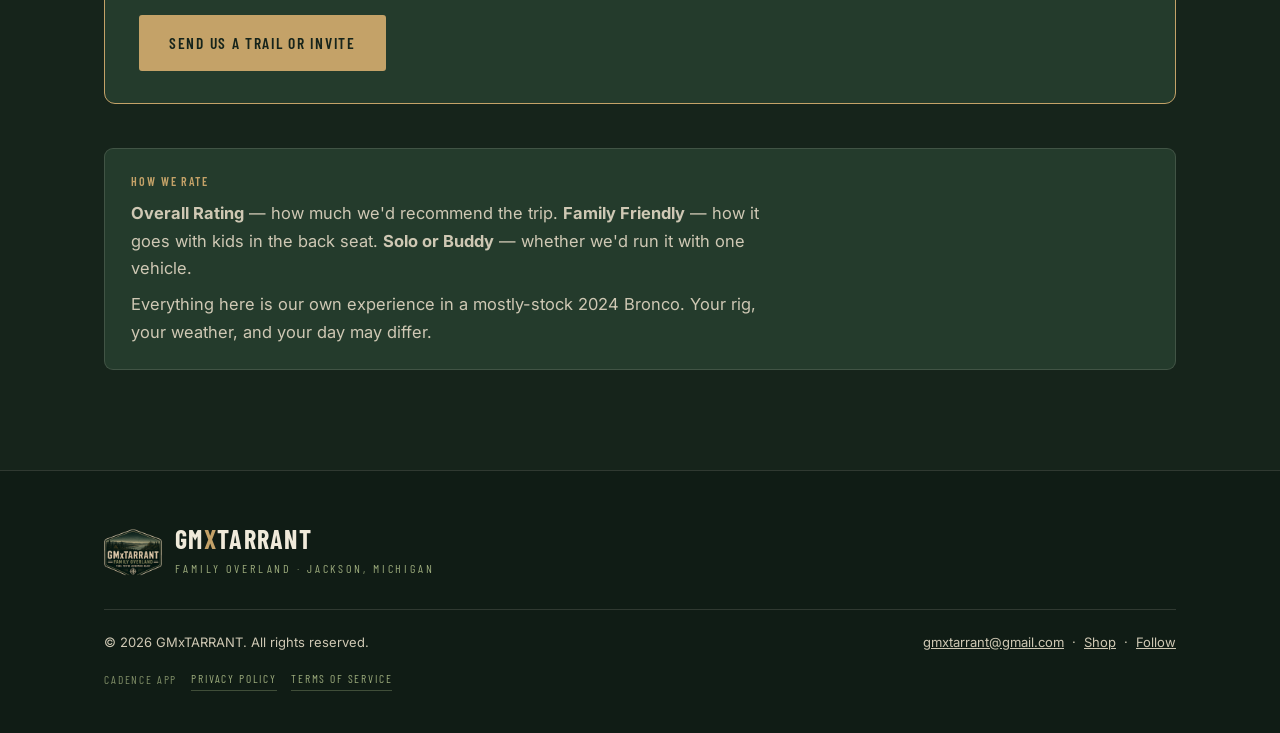
<file: trails/index.html>
<!DOCTYPE html>
<html lang="en">
<head>
<meta charset="UTF-8">
<meta name="viewport" content="width=device-width, initial-scale=1.0">
<title>Michigan Trail Guides — GMxTARRANT</title>
<meta name="description" content="Honest Michigan off-road trail guides from a family running a mostly-stock Bronco. Conditions, permits, difficulty, and whether you can bring the kids.">
<meta property="og:title" content="Michigan Trail Guides — GMxTARRANT">
<meta property="og:description" content="Honest Michigan off-road trail guides from a family running a mostly-stock Bronco. Conditions, permits, difficulty, and whether you can bring the kids.">
<meta property="og:type" content="article">
<meta property="og:url" content="https://gmxtarrant.com/trails/">
<meta property="og:image" content="https://gmxtarrant.com/image/badge.jpg">
<meta name="twitter:card" content="summary_large_image">
<meta name="theme-color" content="#16241B">
<link rel="icon" href="../image/favicon.png">
<link rel="preconnect" href="https://fonts.googleapis.com">
<link rel="preconnect" href="https://fonts.gstatic.com" crossorigin>
<link href="https://fonts.googleapis.com/css2?family=Barlow+Condensed:wght@500;600;700&family=Inter:wght@400;500;600;700&display=swap" rel="stylesheet">
<link rel="stylesheet" href="../style.css">
</head>
<body>
<a href="#main" class="sr">Skip to content</a>
<nav>
  <div class="inner">
    <a href="../index.html" class="brand">
      <img src="../image/badge-mark.png" alt="GMxTARRANT Family Overland">
      <span class="txt">GM<span class="x">x</span>TARRANT</span>
    </a>
    <button class="menubtn" id="menubtn" aria-expanded="false" aria-controls="navlist">Menu</button>
    <ul id="navlist">
      <li><a href="../trails/index.html">Trail Guides</a></li>
      <li><a href="../camping.html">Camping</a></li>
      <li><a href="../gear.html">Gear</a></li>
      <li><a href="../index.html#about">About</a></li>
      <li><a href="../media-designs.html">Media + Designs</a></li>
      <li><a href="../work-with-us.html">Work With Us</a></li>
      <li><a href="../index.html#shop" class="navshop">Shop</a></li>
    </ul>
  </div>
</nav>
<main id="main">
<div class="pagehead">
  <div class="bg" style="background-image:url('../image/hero.jpg')"></div>
  <div class="scrim"></div>
  <div class="inner">
    <a class="backlink" href="../index.html">← Home</a>
    <h1>Michigan Trail Guides</h1>
    <p class="lede" style="margin-top:14px">Every trail we run, honestly reviewed — conditions, permits, difficulty,
    whether you need a buddy rig, and whether you can bring the kids.</p>
  </div>
</div>

<section style="padding-top:52px">
  <div class="wrap">
    <div class="tgrid" style="margin-top:0">
      <a class="tcard" href="st-ignace.html">
        <!-- [EDIT] Card photo — name it exactly: image/trail-st-ignace.jpg -->
        <div class="thumb" style="background-image:url('../image/trail-st-ignace.jpg')"><span class="ph">Add photo</span></div>
        <div class="body">
          <div class="tag">St. Ignace, MI · Easy–Intermediate</div>
          <h3>St. Ignace Area</h3>
          <p>Our family favorite. Over 500 miles of trails explored with forest roads, water crossings, sand, mud, and endless places to explore in the eastern U.P.</p>
          <div class="foot">
            <span class="rate"><svg width="0" height="0" style="position:absolute"><defs><linearGradient id="hf"><stop offset="50%" stop-color="#C4A268"/><stop offset="50%" stop-color="rgba(240,234,218,.22)"/></linearGradient></defs></svg><svg viewBox="0 0 24 24" fill="var(--gold)"><path d="M12 1.8l3.09 6.26 6.91 1-5 4.87 1.18 6.87L12 17.56l-6.18 3.25L7 13.94l-5-4.87 6.91-1z"/></svg><svg viewBox="0 0 24 24" fill="var(--gold)"><path d="M12 1.8l3.09 6.26 6.91 1-5 4.87 1.18 6.87L12 17.56l-6.18 3.25L7 13.94l-5-4.87 6.91-1z"/></svg><svg viewBox="0 0 24 24" fill="var(--gold)"><path d="M12 1.8l3.09 6.26 6.91 1-5 4.87 1.18 6.87L12 17.56l-6.18 3.25L7 13.94l-5-4.87 6.91-1z"/></svg><svg viewBox="0 0 24 24" fill="var(--gold)"><path d="M12 1.8l3.09 6.26 6.91 1-5 4.87 1.18 6.87L12 17.56l-6.18 3.25L7 13.94l-5-4.87 6.91-1z"/></svg><svg viewBox="0 0 24 24" fill="url(#hf)"><path d="M12 1.8l3.09 6.26 6.91 1-5 4.87 1.18 6.87L12 17.56l-6.18 3.25L7 13.94l-5-4.87 6.91-1z"/></svg><span class="num">4.5/5</span></span>
            <span class="go">Read Guide →</span>
          </div>
        </div>
      </a>
      <a class="tcard" href="drummond-island.html">
        <!-- [EDIT] Card photo — name it exactly: image/trail-drummond-island.jpg -->
        <div class="thumb" style="background-image:url('../image/trail-drummond-island.jpg')"><span class="ph">Add photo</span></div>
        <div class="body">
          <div class="tag">Drummond Island, MI · Intermediate–Advanced</div>
          <h3>Drummond Island</h3>
          <p>One of Michigan&#x27;s best true off-road destinations. Rocks, ledges, mud, water, and technical trails make this one worth the ferry ride.</p>
          <div class="foot">
            <span class="rate"><svg width="0" height="0" style="position:absolute"><defs><linearGradient id="hf"><stop offset="50%" stop-color="#C4A268"/><stop offset="50%" stop-color="rgba(240,234,218,.22)"/></linearGradient></defs></svg><svg viewBox="0 0 24 24" fill="var(--gold)"><path d="M12 1.8l3.09 6.26 6.91 1-5 4.87 1.18 6.87L12 17.56l-6.18 3.25L7 13.94l-5-4.87 6.91-1z"/></svg><svg viewBox="0 0 24 24" fill="var(--gold)"><path d="M12 1.8l3.09 6.26 6.91 1-5 4.87 1.18 6.87L12 17.56l-6.18 3.25L7 13.94l-5-4.87 6.91-1z"/></svg><svg viewBox="0 0 24 24" fill="var(--gold)"><path d="M12 1.8l3.09 6.26 6.91 1-5 4.87 1.18 6.87L12 17.56l-6.18 3.25L7 13.94l-5-4.87 6.91-1z"/></svg><svg viewBox="0 0 24 24" fill="var(--gold)"><path d="M12 1.8l3.09 6.26 6.91 1-5 4.87 1.18 6.87L12 17.56l-6.18 3.25L7 13.94l-5-4.87 6.91-1z"/></svg><svg viewBox="0 0 24 24" fill="var(--gold)"><path d="M12 1.8l3.09 6.26 6.91 1-5 4.87 1.18 6.87L12 17.56l-6.18 3.25L7 13.94l-5-4.87 6.91-1z"/></svg><span class="num">5/5</span></span>
            <span class="go">Read Guide →</span>
          </div>
        </div>
      </a>
      <a class="tcard" href="west-branch.html">
        <!-- [EDIT] Card photo — name it exactly: image/trail-west-branch.jpg -->
        <div class="thumb" style="background-image:url('../image/trail-west-branch.jpg')"><span class="ph">Add photo</span></div>
        <div class="body">
          <div class="tag">West Branch, MI · Beginner–Intermediate</div>
          <h3>West Branch Area</h3>
          <p>Sand, mud, forest roads, and plenty of two-track. A great family riding area that can completely change after rain or snow.</p>
          <div class="foot">
            <span class="rate"><svg width="0" height="0" style="position:absolute"><defs><linearGradient id="hf"><stop offset="50%" stop-color="#C4A268"/><stop offset="50%" stop-color="rgba(240,234,218,.22)"/></linearGradient></defs></svg><svg viewBox="0 0 24 24" fill="var(--gold)"><path d="M12 1.8l3.09 6.26 6.91 1-5 4.87 1.18 6.87L12 17.56l-6.18 3.25L7 13.94l-5-4.87 6.91-1z"/></svg><svg viewBox="0 0 24 24" fill="var(--gold)"><path d="M12 1.8l3.09 6.26 6.91 1-5 4.87 1.18 6.87L12 17.56l-6.18 3.25L7 13.94l-5-4.87 6.91-1z"/></svg><svg viewBox="0 0 24 24" fill="var(--gold)"><path d="M12 1.8l3.09 6.26 6.91 1-5 4.87 1.18 6.87L12 17.56l-6.18 3.25L7 13.94l-5-4.87 6.91-1z"/></svg><svg viewBox="0 0 24 24" fill="var(--gold)"><path d="M12 1.8l3.09 6.26 6.91 1-5 4.87 1.18 6.87L12 17.56l-6.18 3.25L7 13.94l-5-4.87 6.91-1z"/></svg><svg viewBox="0 0 24 24" fill="rgba(240,234,218,.22)"><path d="M12 1.8l3.09 6.26 6.91 1-5 4.87 1.18 6.87L12 17.56l-6.18 3.25L7 13.94l-5-4.87 6.91-1z"/></svg><span class="num">4/5</span></span>
            <span class="go">Read Guide →</span>
          </div>
        </div>
      </a>
      <a class="tcard" href="silver-lake-sand-dunes.html">
        <!-- [EDIT] Card photo — name it exactly: image/trail-silver-lake-sand-dunes.jpg -->
        <div class="thumb" style="background-image:url('../image/trail-silver-lake-sand-dunes.jpg')"><span class="ph">Add photo</span></div>
        <div class="body">
          <div class="tag">Mears, MI · Beginner–Advanced</div>
          <h3>Silver Lake Sand Dunes</h3>
          <p>Michigan&#x27;s ultimate sand playground. Big dunes, steep climbs, bowls, and plenty of room to make the day as mild or wild as you want.</p>
          <div class="foot">
            <span class="rate"><svg width="0" height="0" style="position:absolute"><defs><linearGradient id="hf"><stop offset="50%" stop-color="#C4A268"/><stop offset="50%" stop-color="rgba(240,234,218,.22)"/></linearGradient></defs></svg><svg viewBox="0 0 24 24" fill="var(--gold)"><path d="M12 1.8l3.09 6.26 6.91 1-5 4.87 1.18 6.87L12 17.56l-6.18 3.25L7 13.94l-5-4.87 6.91-1z"/></svg><svg viewBox="0 0 24 24" fill="var(--gold)"><path d="M12 1.8l3.09 6.26 6.91 1-5 4.87 1.18 6.87L12 17.56l-6.18 3.25L7 13.94l-5-4.87 6.91-1z"/></svg><svg viewBox="0 0 24 24" fill="var(--gold)"><path d="M12 1.8l3.09 6.26 6.91 1-5 4.87 1.18 6.87L12 17.56l-6.18 3.25L7 13.94l-5-4.87 6.91-1z"/></svg><svg viewBox="0 0 24 24" fill="var(--gold)"><path d="M12 1.8l3.09 6.26 6.91 1-5 4.87 1.18 6.87L12 17.56l-6.18 3.25L7 13.94l-5-4.87 6.91-1z"/></svg><svg viewBox="0 0 24 24" fill="var(--gold)"><path d="M12 1.8l3.09 6.26 6.91 1-5 4.87 1.18 6.87L12 17.56l-6.18 3.25L7 13.94l-5-4.87 6.91-1z"/></svg><span class="num">5/5</span></span>
            <span class="go">Read Guide →</span>
          </div>
        </div>
      </a>
    </div>


    <div class="invite">
      <div class="eyebrow">Tell Us Where To Go</div>
      <h2>Got A Trail Or An Event For Us?</h2>
      <p>We're always looking for the next one. Club runs, trail rides, campouts, meetups &mdash;
      if it's worth driving to, tell us. Some of the guides on this page exist because somebody
      pointed us at a trail we'd never have found.</p>
      <div class="btnrow" style="justify-content:flex-start">
        <a href="../work-with-us.html" class="btn btn-p">Send Us A Trail Or Invite</a>
      </div>
    </div>

    <div class="callout" style="margin-top:44px">
      <div class="k">How We Rate</div>
      <p style="margin-bottom:8px"><strong>Overall Rating</strong> — how much we'd recommend the trip.
      <strong>Family Friendly</strong> — how it goes with kids in the back seat.
      <strong>Solo or Buddy</strong> — whether we'd run it with one vehicle.</p>
      <p style="margin:0">Everything here is our own experience in a mostly-stock 2024 Bronco. Your rig, your weather, and your day may differ.</p>
    </div>
  </div>
</section>
</main>
<footer>
  <div class="wrap">
    <div class="fmark">
      <img src="../image/badge-mark.png" alt="">
      <div>
        <div class="fbrand">GM<span class="x">x</span>TARRANT</div>
        <div class="ftag">Family Overland · Jackson, Michigan</div>
      </div>
    </div>
    <div class="frow">
      <div>&copy; <span id="yr">2026</span> GMxTARRANT. All rights reserved.</div>
      <div><a href="mailto:gmxtarrant@gmail.com">gmxtarrant@gmail.com</a> &nbsp;·&nbsp;
        <a href="../index.html#shop">Shop</a> &nbsp;·&nbsp; <a href="../index.html#follow">Follow</a></div>
    </div>

    <div class="flegal">
      <!-- [EDIT] These two pages belong to the Cadence app, not to this website.
           They are labelled that way on purpose so nobody reads them as the
           site's own policy. Leave the wording alone unless the app changes. -->
      <span>Cadence app</span>
      <a href="../privacy.html">Privacy Policy</a>
      <a href="../terms.html">Terms of Service</a>
    </div>
  </div>
</footer>
<script>
  var b=document.getElementById('menubtn'), l=document.getElementById('navlist');
  b.addEventListener('click',function(){var o=l.classList.toggle('open');b.setAttribute('aria-expanded',o?'true':'false');});
  l.addEventListener('click',function(e){if(e.target.tagName==='A'){l.classList.remove('open');b.setAttribute('aria-expanded','false');}});
  document.getElementById('yr').textContent=new Date().getFullYear();
</script>
</body>
</html>
</file>
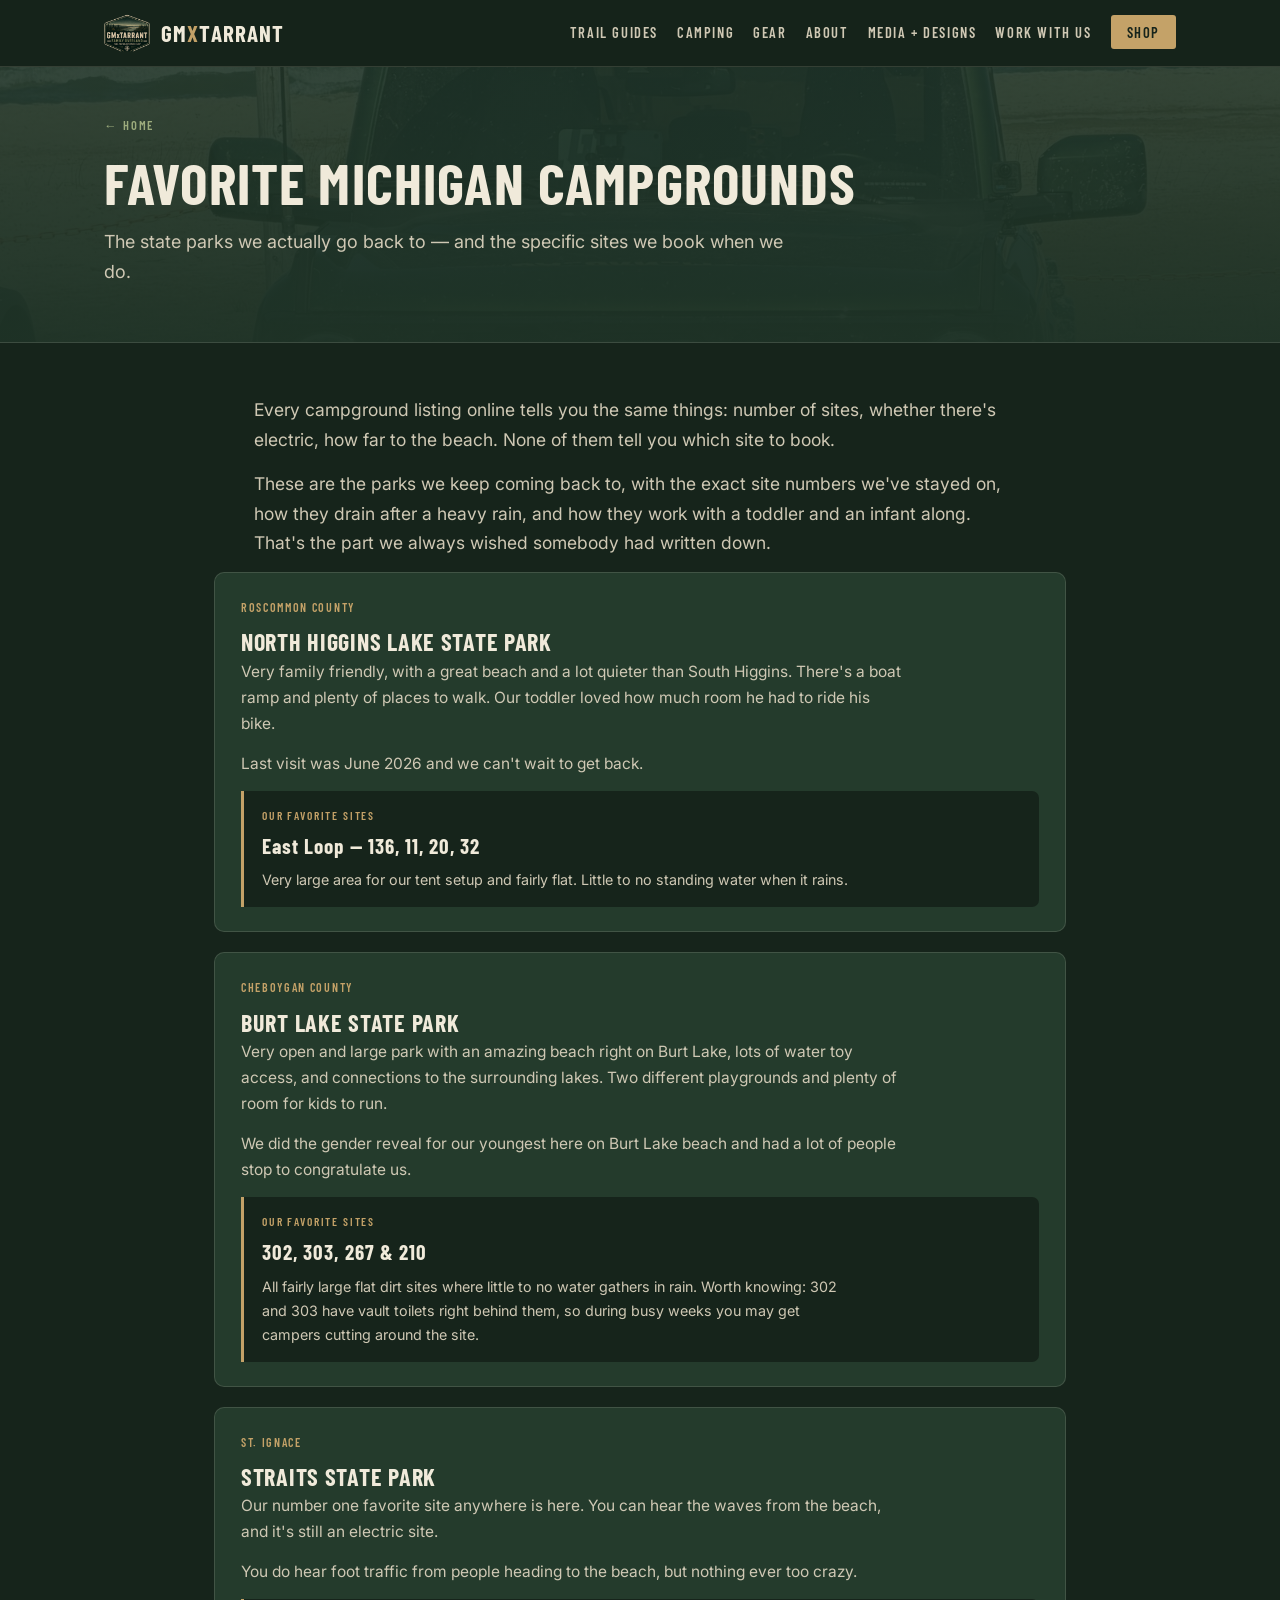
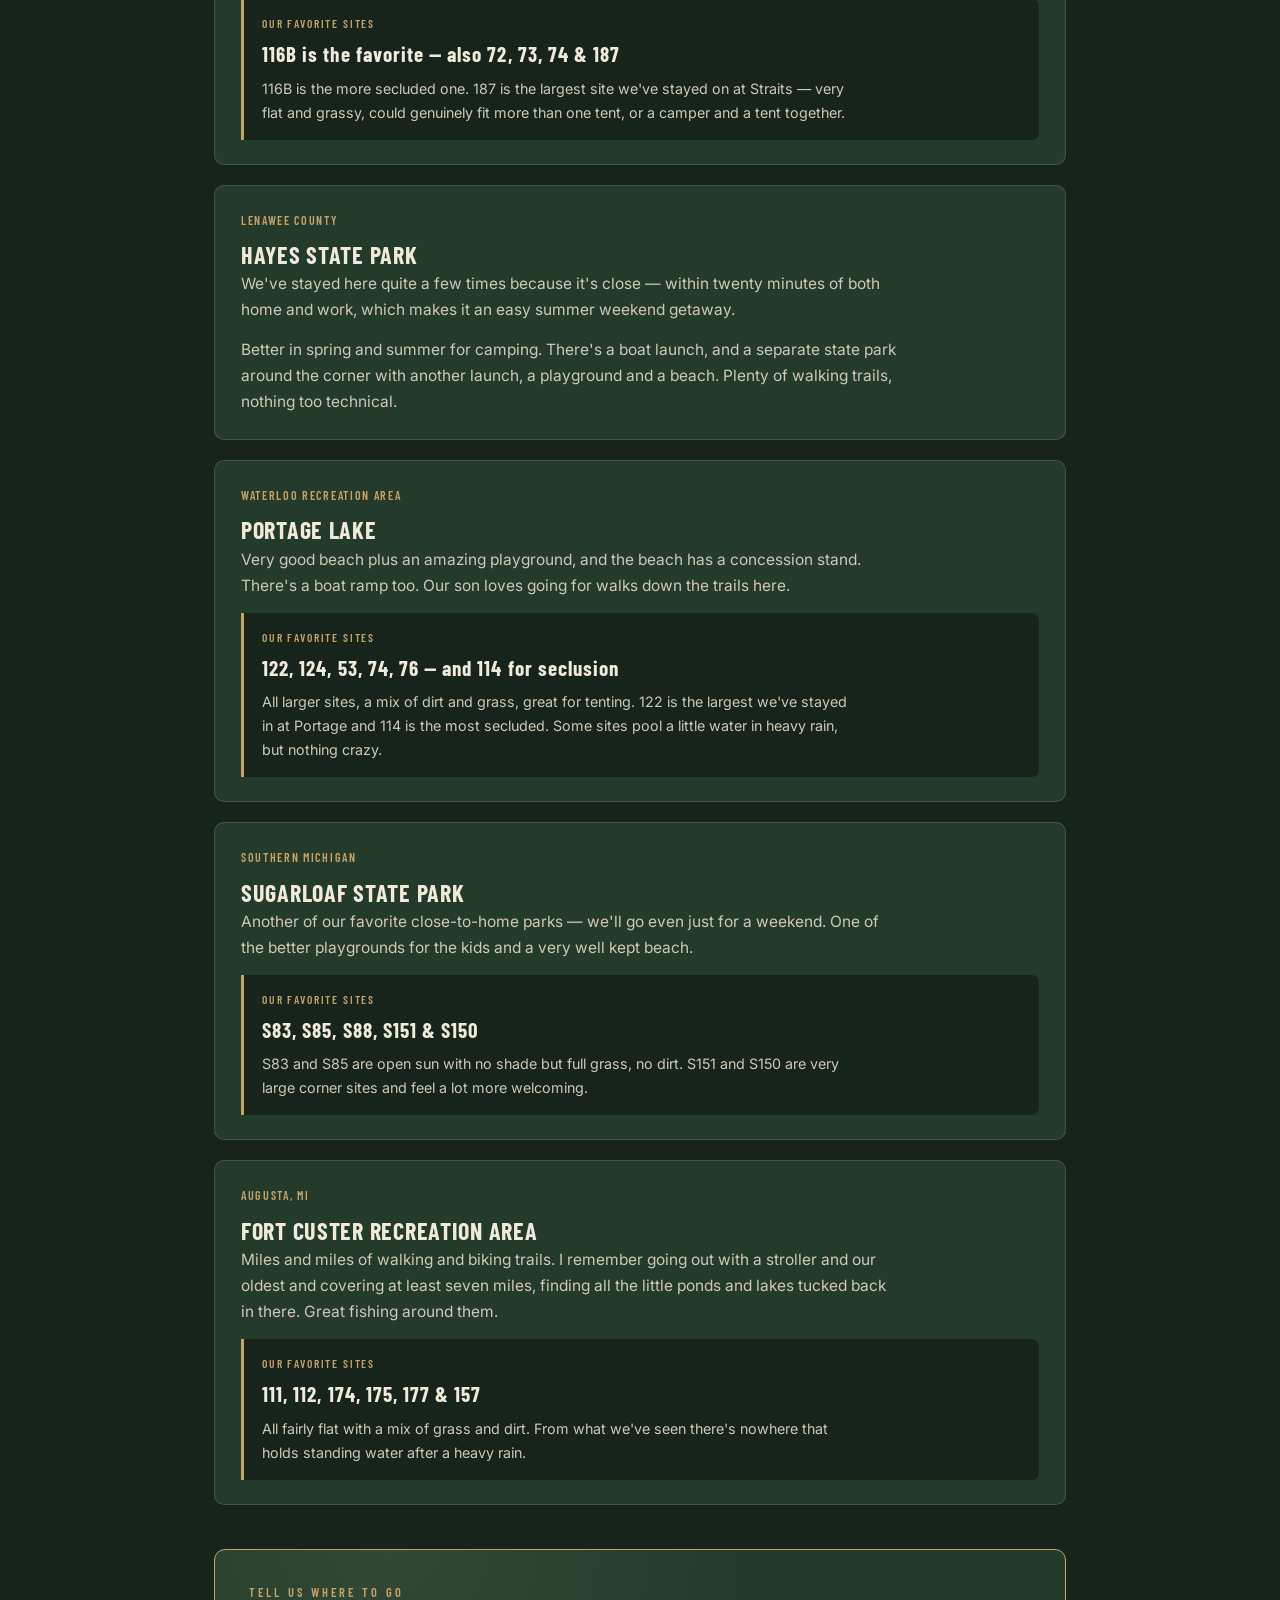
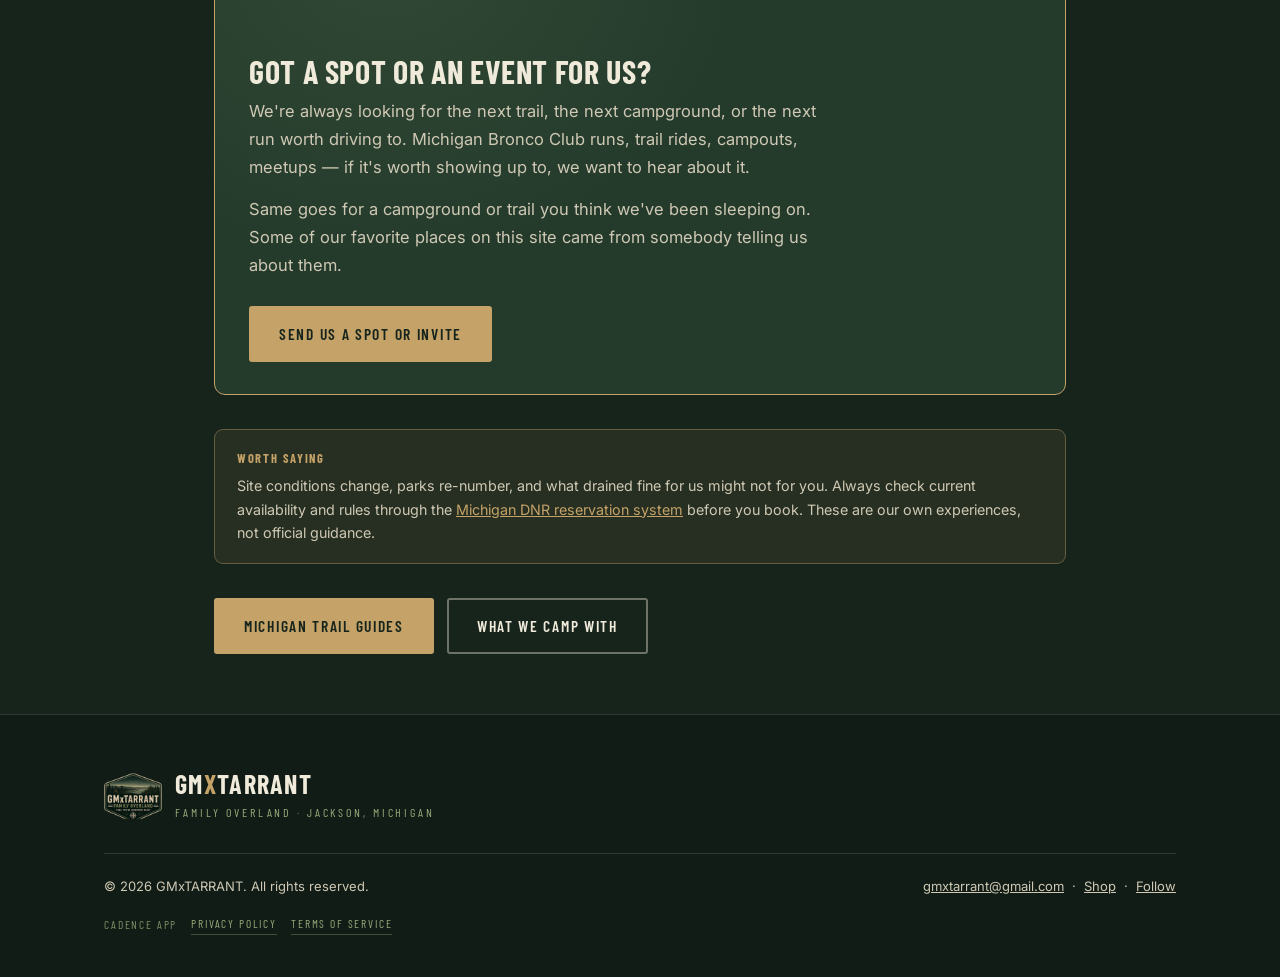
<file: camping.html>
<!DOCTYPE html>
<html lang="en">
<head>
<meta charset="UTF-8">
<meta name="viewport" content="width=device-width, initial-scale=1.0">
<title>Favorite Michigan Campgrounds — GMxTARRANT</title>
<meta name="description" content="The Michigan state parks we actually camp at, with the specific sites we book, how they drain after rain, and what the kids do there.">
<meta property="og:title" content="Favorite Michigan Campgrounds — GMxTARRANT">
<meta property="og:description" content="The Michigan state parks we actually camp at, with the specific sites we book, how they drain after rain, and what the kids do there.">
<meta property="og:type" content="website">
<meta property="og:url" content="https://gmxtarrant.com/camping.html">
<meta property="og:image" content="https://gmxtarrant.com/image/badge.jpg">
<meta name="twitter:card" content="summary_large_image">
<meta name="theme-color" content="#16241B">
<link rel="icon" href="image/favicon.png">
<link rel="preconnect" href="https://fonts.googleapis.com">
<link rel="preconnect" href="https://fonts.gstatic.com" crossorigin>
<link href="https://fonts.googleapis.com/css2?family=Barlow+Condensed:wght@500;600;700&family=Inter:wght@400;500;600;700&display=swap" rel="stylesheet">
<link rel="stylesheet" href="style.css">
</head>
<body>
<a href="#main" class="sr">Skip to content</a>
<nav>
  <div class="inner">
    <a href="index.html" class="brand">
      <img src="image/badge-mark.png" alt="GMxTARRANT Family Overland">
      <span class="txt">GM<span class="x">x</span>TARRANT</span>
    </a>
    <button class="menubtn" id="menubtn" aria-expanded="false" aria-controls="navlist">Menu</button>
    <ul id="navlist">
      <li><a href="trails/index.html">Trail Guides</a></li>
      <li><a href="camping.html">Camping</a></li>
      <li><a href="gear.html">Gear</a></li>
      <li><a href="index.html#about">About</a></li>
      <li><a href="media-designs.html">Media + Designs</a></li>
      <li><a href="work-with-us.html">Work With Us</a></li>
      <li><a href="index.html#shop" class="navshop">Shop</a></li>
    </ul>
  </div>
</nav>
<main id="main">

<div class="pagehead">
  <!-- [EDIT] Header photo — a campsite shot works best here -->
  <div class="bg" style="background-image:url('image/trail-silver-lake-sand-dunes.jpg')"></div>
  <div class="scrim"></div>
  <div class="inner">
    <a class="backlink" href="index.html">&larr; Home</a>
    <h1>Favorite Michigan Campgrounds</h1>
    <p class="lede" style="margin-top:14px">The state parks we actually go back to &mdash; and the
    specific sites we book when we do.</p>
  </div>
</div>

<div class="gearintro">
  <p>Every campground listing online tells you the same things: number of sites, whether there's
  electric, how far to the beach. None of them tell you which site to book.</p>
  <p>These are the parks we keep coming back to, with the exact site numbers we've stayed on,
  how they drain after a heavy rain, and how they work with a toddler and an infant along.
  That's the part we always wished somebody had written down.</p>
</div>

<div class="gearsec">
  <div class="camplist">
      <div class="camp">
        <div class="where">Roscommon County</div>
        <h3>North Higgins Lake State Park</h3>
          <p>Very family friendly, with a great beach and a lot quieter than South Higgins. There's a boat ramp and plenty of places to walk. Our toddler loved how much room he had to ride his bike.</p>
          <p>Last visit was June 2026 and we can't wait to get back.</p>
          <div class="sites">
            <div class="k">Our Favorite Sites</div>
            <div class="nums">East Loop &mdash; 136, 11, 20, 32</div>
            <p>Very large area for our tent setup and fairly flat. Little to no standing water when it rains.</p>
          </div>
      </div>
      <div class="camp">
        <div class="where">Cheboygan County</div>
        <h3>Burt Lake State Park</h3>
          <p>Very open and large park with an amazing beach right on Burt Lake, lots of water toy access, and connections to the surrounding lakes. Two different playgrounds and plenty of room for kids to run.</p>
          <p>We did the gender reveal for our youngest here on Burt Lake beach and had a lot of people stop to congratulate us.</p>
          <div class="sites">
            <div class="k">Our Favorite Sites</div>
            <div class="nums">302, 303, 267 &amp; 210</div>
            <p>All fairly large flat dirt sites where little to no water gathers in rain. Worth knowing: 302 and 303 have vault toilets right behind them, so during busy weeks you may get campers cutting around the site.</p>
          </div>
      </div>
      <div class="camp">
        <div class="where">St. Ignace</div>
        <h3>Straits State Park</h3>
          <p>Our number one favorite site anywhere is here. You can hear the waves from the beach, and it's still an electric site.</p>
          <p>You do hear foot traffic from people heading to the beach, but nothing ever too crazy.</p>
          <div class="sites">
            <div class="k">Our Favorite Sites</div>
            <div class="nums">116B is the favorite &mdash; also 72, 73, 74 &amp; 187</div>
            <p>116B is the more secluded one. 187 is the largest site we've stayed on at Straits &mdash; very flat and grassy, could genuinely fit more than one tent, or a camper and a tent together.</p>
          </div>
      </div>
      <div class="camp">
        <div class="where">Lenawee County</div>
        <h3>Hayes State Park</h3>
          <p>We've stayed here quite a few times because it's close &mdash; within twenty minutes of both home and work, which makes it an easy summer weekend getaway.</p>
          <p>Better in spring and summer for camping. There's a boat launch, and a separate state park around the corner with another launch, a playground and a beach. Plenty of walking trails, nothing too technical.</p>
      </div>
      <div class="camp">
        <div class="where">Waterloo Recreation Area</div>
        <h3>Portage Lake</h3>
          <p>Very good beach plus an amazing playground, and the beach has a concession stand. There's a boat ramp too. Our son loves going for walks down the trails here.</p>
          <div class="sites">
            <div class="k">Our Favorite Sites</div>
            <div class="nums">122, 124, 53, 74, 76 &mdash; and 114 for seclusion</div>
            <p>All larger sites, a mix of dirt and grass, great for tenting. 122 is the largest we've stayed in at Portage and 114 is the most secluded. Some sites pool a little water in heavy rain, but nothing crazy.</p>
          </div>
      </div>
      <div class="camp">
        <div class="where">Southern Michigan</div>
        <h3>Sugarloaf State Park</h3>
          <p>Another of our favorite close-to-home parks &mdash; we'll go even just for a weekend. One of the better playgrounds for the kids and a very well kept beach.</p>
          <div class="sites">
            <div class="k">Our Favorite Sites</div>
            <div class="nums">S83, S85, S88, S151 &amp; S150</div>
            <p>S83 and S85 are open sun with no shade but full grass, no dirt. S151 and S150 are very large corner sites and feel a lot more welcoming.</p>
          </div>
      </div>
      <div class="camp">
        <div class="where">Augusta, MI</div>
        <h3>Fort Custer Recreation Area</h3>
          <p>Miles and miles of walking and biking trails. I remember going out with a stroller and our oldest and covering at least seven miles, finding all the little ponds and lakes tucked back in there. Great fishing around them.</p>
          <div class="sites">
            <div class="k">Our Favorite Sites</div>
            <div class="nums">111, 112, 174, 175, 177 &amp; 157</div>
            <p>All fairly flat with a mix of grass and dirt. From what we've seen there's nowhere that holds standing water after a heavy rain.</p>
          </div>
      </div>
  </div>

  <div class="invite">
    <div class="eyebrow">Tell Us Where To Go</div>
    <h2>Got A Spot Or An Event For Us?</h2>
    <p>We're always looking for the next trail, the next campground, or the next run worth
    driving to. Michigan Bronco Club runs, trail rides, campouts, meetups &mdash; if it's worth
    showing up to, we want to hear about it.</p>
    <p>Same goes for a campground or trail you think we've been sleeping on. Some of our
    favorite places on this site came from somebody telling us about them.</p>
    <div class="btnrow" style="justify-content:flex-start">
      <a href="work-with-us.html" class="btn btn-p">Send Us A Spot Or Invite</a>
    </div>
  </div>

  <div class="disclose" style="margin-top:34px">
    <strong>Worth Saying</strong>
    Site conditions change, parks re-number, and what drained fine for us might not for you.
    Always check current availability and rules through the
    <a href="https://midnrreservations.com" target="_blank" rel="noopener" style="color:var(--gold)">Michigan DNR reservation system</a>
    before you book. These are our own experiences, not official guidance.
  </div>

  <div class="btnrow" style="justify-content:flex-start;margin:34px 0 60px">
    <a href="trails/index.html" class="btn btn-p">Michigan Trail Guides</a>
    <a href="gear.html" class="btn btn-s">What We Camp With</a>
  </div>
</div>

</main>
<footer>
  <div class="wrap">
    <div class="fmark">
      <img src="image/badge-mark.png" alt="">
      <div>
        <div class="fbrand">GM<span class="x">x</span>TARRANT</div>
        <div class="ftag">Family Overland &middot; Jackson, Michigan</div>
      </div>
    </div>
    <div class="frow">
      <div>&copy; <span id="yr">2026</span> GMxTARRANT. All rights reserved.</div>
      <div><a href="mailto:gmxtarrant@gmail.com">gmxtarrant@gmail.com</a> &nbsp;&middot;&nbsp;
        <a href="index.html#shop">Shop</a> &nbsp;&middot;&nbsp; <a href="index.html#follow">Follow</a></div>
    </div>

    <div class="flegal">
      <!-- [EDIT] These two pages belong to the Cadence app, not to this website.
           They are labelled that way on purpose so nobody reads them as the
           site's own policy. Leave the wording alone unless the app changes. -->
      <span>Cadence app</span>
      <a href="privacy.html">Privacy Policy</a>
      <a href="terms.html">Terms of Service</a>
    </div>
  </div>
</footer>
<script>
  var b=document.getElementById('menubtn'), l=document.getElementById('navlist');
  b.addEventListener('click',function(){var o=l.classList.toggle('open');b.setAttribute('aria-expanded',o?'true':'false');});
  l.addEventListener('click',function(e){if(e.target.tagName==='A'){l.classList.remove('open');b.setAttribute('aria-expanded','false');}});
  document.getElementById('yr').textContent=new Date().getFullYear();
</script>
</body>
</html>
</file>
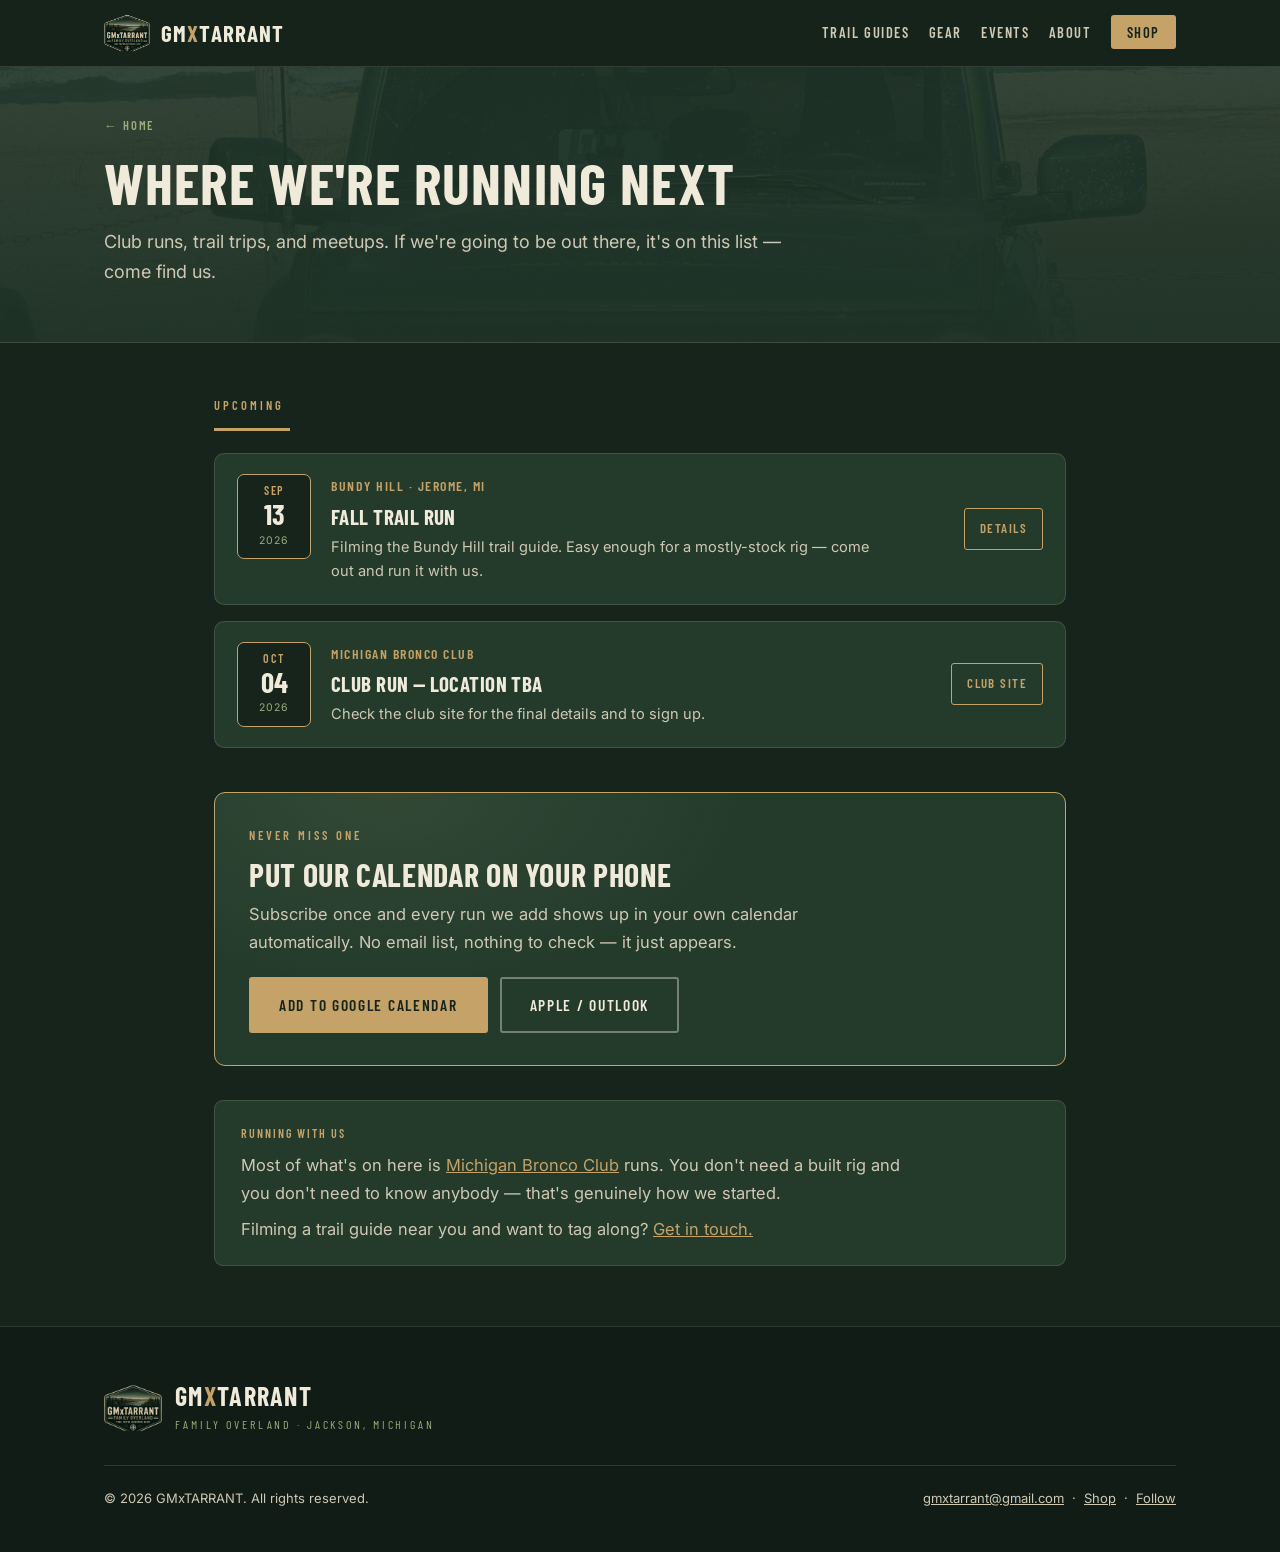
<file: events.html>
<!DOCTYPE html>
<html lang="en">
<head>
<meta charset="UTF-8">
<meta name="viewport" content="width=device-width, initial-scale=1.0">
<title>Events &amp; Runs — GMxTARRANT Family Overland</title>
<meta name="description" content="Where GMxTARRANT is running next — Michigan Bronco Club runs, trail trips, and meetups across Michigan.">
<meta property="og:title" content="Events &amp; Runs — GMxTARRANT">
<meta property="og:description" content="Where we're running next. Michigan Bronco Club runs, trail trips, and meetups.">
<meta property="og:type" content="website">
<meta property="og:url" content="https://gmxtarrant.com/events.html">
<meta property="og:image" content="https://gmxtarrant.com/image/badge.jpg">
<meta name="twitter:card" content="summary_large_image">
<meta name="theme-color" content="#16241B">
<link rel="icon" href="image/favicon.png">
<link rel="preconnect" href="https://fonts.googleapis.com">
<link rel="preconnect" href="https://fonts.gstatic.com" crossorigin>
<link href="https://fonts.googleapis.com/css2?family=Barlow+Condensed:wght@500;600;700&family=Inter:wght@400;500;600;700&display=swap" rel="stylesheet">
<link rel="stylesheet" href="style.css">
</head>
<body>
<a href="#main" class="sr">Skip to content</a>
<nav>
  <div class="inner">
    <a href="index.html" class="brand">
      <img src="image/badge-mark.png" alt="GMxTARRANT Family Overland">
      <span class="txt">GM<span class="x">x</span>TARRANT</span>
    </a>
    <button class="menubtn" id="menubtn" aria-expanded="false" aria-controls="navlist">Menu</button>
    <ul id="navlist">
      <li><a href="trails/index.html">Trail Guides</a></li>
      <li><a href="gear.html">Gear</a></li>
      <li><a href="events.html">Events</a></li>
      <li><a href="index.html#about">About</a></li>
      <li><a href="index.html#shop" class="navshop">Shop</a></li>
    </ul>
  </div>
</nav>
<main id="main">

<div class="pagehead">
  <div class="bg" style="background-image:url('image/trail-silver-lake-sand-dunes.jpg')"></div>
  <div class="scrim"></div>
  <div class="inner">
    <a class="backlink" href="index.html">&larr; Home</a>
    <h1>Where We're Running Next</h1>
    <p class="lede" style="margin-top:14px">Club runs, trail trips, and meetups. If we're going to be out there,
    it's on this list &mdash; come find us.</p>
  </div>
</div>

<div class="evtwrap">

  <!-- ================================================================
       [EDIT] TURN ON THE LIVE GOOGLE CALENDAR — about 5 minutes, free.

       Do this once and you'll never touch this file again. Add an event
       on your phone in Google Calendar and it shows up here automatically,
       already styled to match the site.

       STEP 1 — Make a calendar and share it publicly
         In Google Calendar, make a new calendar called "GMxTARRANT Events".
         Settings for that calendar -> Access permissions ->
         tick "Make available to public".
         Scroll down to "Integrate calendar" and copy the CALENDAR ID.
         It looks like:  abc123...@group.calendar.google.com

       STEP 2 — Get a free API key
         Go to console.cloud.google.com, make a project (any name).
         APIs & Services -> Library -> search "Google Calendar API" -> Enable.
         APIs & Services -> Credentials -> Create credentials -> API key.
         Copy the key. Then click it and under "Website restrictions"
         add  gmxtarrant.com  so nobody else can use it.

       STEP 3 — Paste both below, replacing what's inside the quotes.

       If you skip all this, the page still works — it just shows the
       events written by hand further down instead.
       ================================================================ -->
  <script>
    var CALENDAR_ID = 'PASTE_YOUR_CALENDAR_ID_HERE';
    var API_KEY     = 'PASTE_YOUR_API_KEY_HERE';
  </script>

  <div class="eyebrow">Upcoming</div>
  <div class="rule"></div>

  <div id="events">
    <!-- [EDIT] HAND-WRITTEN EVENTS (the backup list)
         These show if the Google Calendar above isn't set up yet, or if it's
         ever unreachable. Copy a whole <div class="evt"> block to add another,
         and delete ones that have passed. -->
    <div class="evtlist">

      <div class="evt">
        <div class="datechip"><div class="m">Sep</div><div class="d">13</div><div class="y">2026</div></div>
        <div>
          <div class="meta">Bundy Hill &middot; Jerome, MI</div>
          <h3>Fall Trail Run</h3>
          <p>Filming the Bundy Hill trail guide. Easy enough for a mostly-stock rig &mdash;
          come out and run it with us.</p>
        </div>
        <a class="go" href="index.html#follow">Details</a>
      </div>

      <div class="evt">
        <div class="datechip"><div class="m">Oct</div><div class="d">04</div><div class="y">2026</div></div>
        <div>
          <div class="meta">Michigan Bronco Club</div>
          <h3>Club Run &mdash; Location TBA</h3>
          <p>Check the club site for the final details and to sign up.</p>
        </div>
        <a class="go" href="https://michiganbroncoclub.trailconvoy.com/" target="_blank" rel="noopener">Club Site</a>
      </div>

    </div>
  </div>

  <!-- ================= SUBSCRIBE ================= -->
  <div class="subscribe">
    <div class="eyebrow">Never Miss One</div>
    <h2>Put Our Calendar On Your Phone</h2>
    <p>Subscribe once and every run we add shows up in your own calendar automatically.
    No email list, nothing to check &mdash; it just appears.</p>
    <div class="subrow">
      <!-- [EDIT] Replace YOUR_CALENDAR_ID in BOTH links below with the same calendar ID
           from Step 1 above. Until you do, these two buttons won't go anywhere useful,
           so delete this whole "subrow" block if you'd rather hide them for now. -->
      <a class="btn btn-p" href="https://calendar.google.com/calendar/u/0/r?cid=YOUR_CALENDAR_ID" target="_blank" rel="noopener">Add to Google Calendar</a>
      <a class="btn btn-s" href="webcal://calendar.google.com/calendar/ical/YOUR_CALENDAR_ID/public/basic.ics">Apple / Outlook</a>
    </div>
  </div>

  <div class="callout" style="margin:34px 0 60px">
    <div class="k">Running With Us</div>
    <p style="margin-bottom:8px">Most of what's on here is <a href="https://michiganbroncoclub.trailconvoy.com/" target="_blank" rel="noopener" style="color:var(--gold)">Michigan Bronco Club</a>
    runs. You don't need a built rig and you don't need to know anybody &mdash; that's genuinely how we started.</p>
    <p style="margin:0">Filming a trail guide near you and want to tag along? <a href="index.html#follow" style="color:var(--gold)">Get in touch.</a></p>
  </div>

</div>

</main>

<footer>
  <div class="wrap">
    <div class="fmark">
      <img src="image/badge-mark.png" alt="">
      <div>
        <div class="fbrand">GM<span class="x">x</span>TARRANT</div>
        <div class="ftag">Family Overland &middot; Jackson, Michigan</div>
      </div>
    </div>
    <div class="frow">
      <div>&copy; <span id="yr">2026</span> GMxTARRANT. All rights reserved.</div>
      <div><a href="mailto:gmxtarrant@gmail.com">gmxtarrant@gmail.com</a> &nbsp;&middot;&nbsp;
        <a href="index.html#shop">Shop</a> &nbsp;&middot;&nbsp; <a href="index.html#follow">Follow</a></div>
    </div>
  </div>
</footer>

<script>
  var b=document.getElementById('menubtn'), l=document.getElementById('navlist');
  b.addEventListener('click',function(){var o=l.classList.toggle('open');b.setAttribute('aria-expanded',o?'true':'false');});
  l.addEventListener('click',function(e){if(e.target.tagName==='A'){l.classList.remove('open');b.setAttribute('aria-expanded','false');}});
  document.getElementById('yr').textContent=new Date().getFullYear();

  // ---- pull events from Google Calendar and render them in site style ----
  (function(){
    var box = document.getElementById('events');
    if(!box) return;
    if(CALENDAR_ID.indexOf('PASTE_') === 0 || API_KEY.indexOf('PASTE_') === 0) return; // not set up, keep the hand-written list

    var MON=['Jan','Feb','Mar','Apr','May','Jun','Jul','Aug','Sep','Oct','Nov','Dec'];
    function esc(t){ var d=document.createElement('div'); d.textContent=t||''; return d.innerHTML; }

    var url='https://www.googleapis.com/calendar/v3/calendars/'+encodeURIComponent(CALENDAR_ID)
          +'/events?key='+encodeURIComponent(API_KEY)
          +'&timeMin='+encodeURIComponent(new Date().toISOString())
          +'&singleEvents=true&orderBy=startTime&maxResults=12';

    box.innerHTML='<div class="loading">Loading upcoming events&hellip;</div>';

    fetch(url).then(function(r){
      if(!r.ok) throw new Error(r.status);
      return r.json();
    }).then(function(data){
      var items=(data.items||[]);
      if(!items.length){
        box.innerHTML='<div class="evtempty"><div class="t">Nothing On The Books</div>'
          +'<div class="d">No runs scheduled right now. Subscribe below and you\'ll know the moment one goes up.</div></div>';
        return;
      }
      var html='<div class="evtlist">';
      items.forEach(function(ev){
        var raw = ev.start.dateTime || ev.start.date;
        // all-day events come back as YYYY-MM-DD and must not be shifted by timezone
        var d = ev.start.date ? new Date(raw+'T12:00:00') : new Date(raw);
        var time = ev.start.dateTime
          ? d.toLocaleTimeString([], {hour:'numeric', minute:'2-digit'})
          : 'All day';
        var where = ev.location ? esc(ev.location) : '';
        var meta = where ? where+' &middot; '+time : time;
        html += '<div class="evt">'
             +   '<div class="datechip"><div class="m">'+MON[d.getMonth()]+'</div>'
             +   '<div class="d">'+String(d.getDate()).padStart(2,'0')+'</div>'
             +   '<div class="y">'+d.getFullYear()+'</div></div>'
             +   '<div><div class="meta">'+meta+'</div>'
             +   '<h3>'+esc(ev.summary||'Untitled event')+'</h3>'
             +   (ev.description ? '<p>'+esc(ev.description).slice(0,240)+'</p>' : '')
             +   '</div>'
             +   (ev.htmlLink ? '<a class="go" href="'+ev.htmlLink+'" target="_blank" rel="noopener">Details</a>' : '')
             + '</div>';
      });
      box.innerHTML = html + '</div>';
    }).catch(function(){
      // leave whatever was there; if we already wiped it, restore a friendly note
      if(box.querySelector('.loading')){
        box.innerHTML='<div class="evtempty"><div class="t">Calendar Unavailable</div>'
          +'<div class="d">Couldn\'t load the calendar just now. Subscribe below, or check our social accounts for what\'s coming up.</div></div>';
      }
    });
  })();
</script>
</body>
</html>
</file>
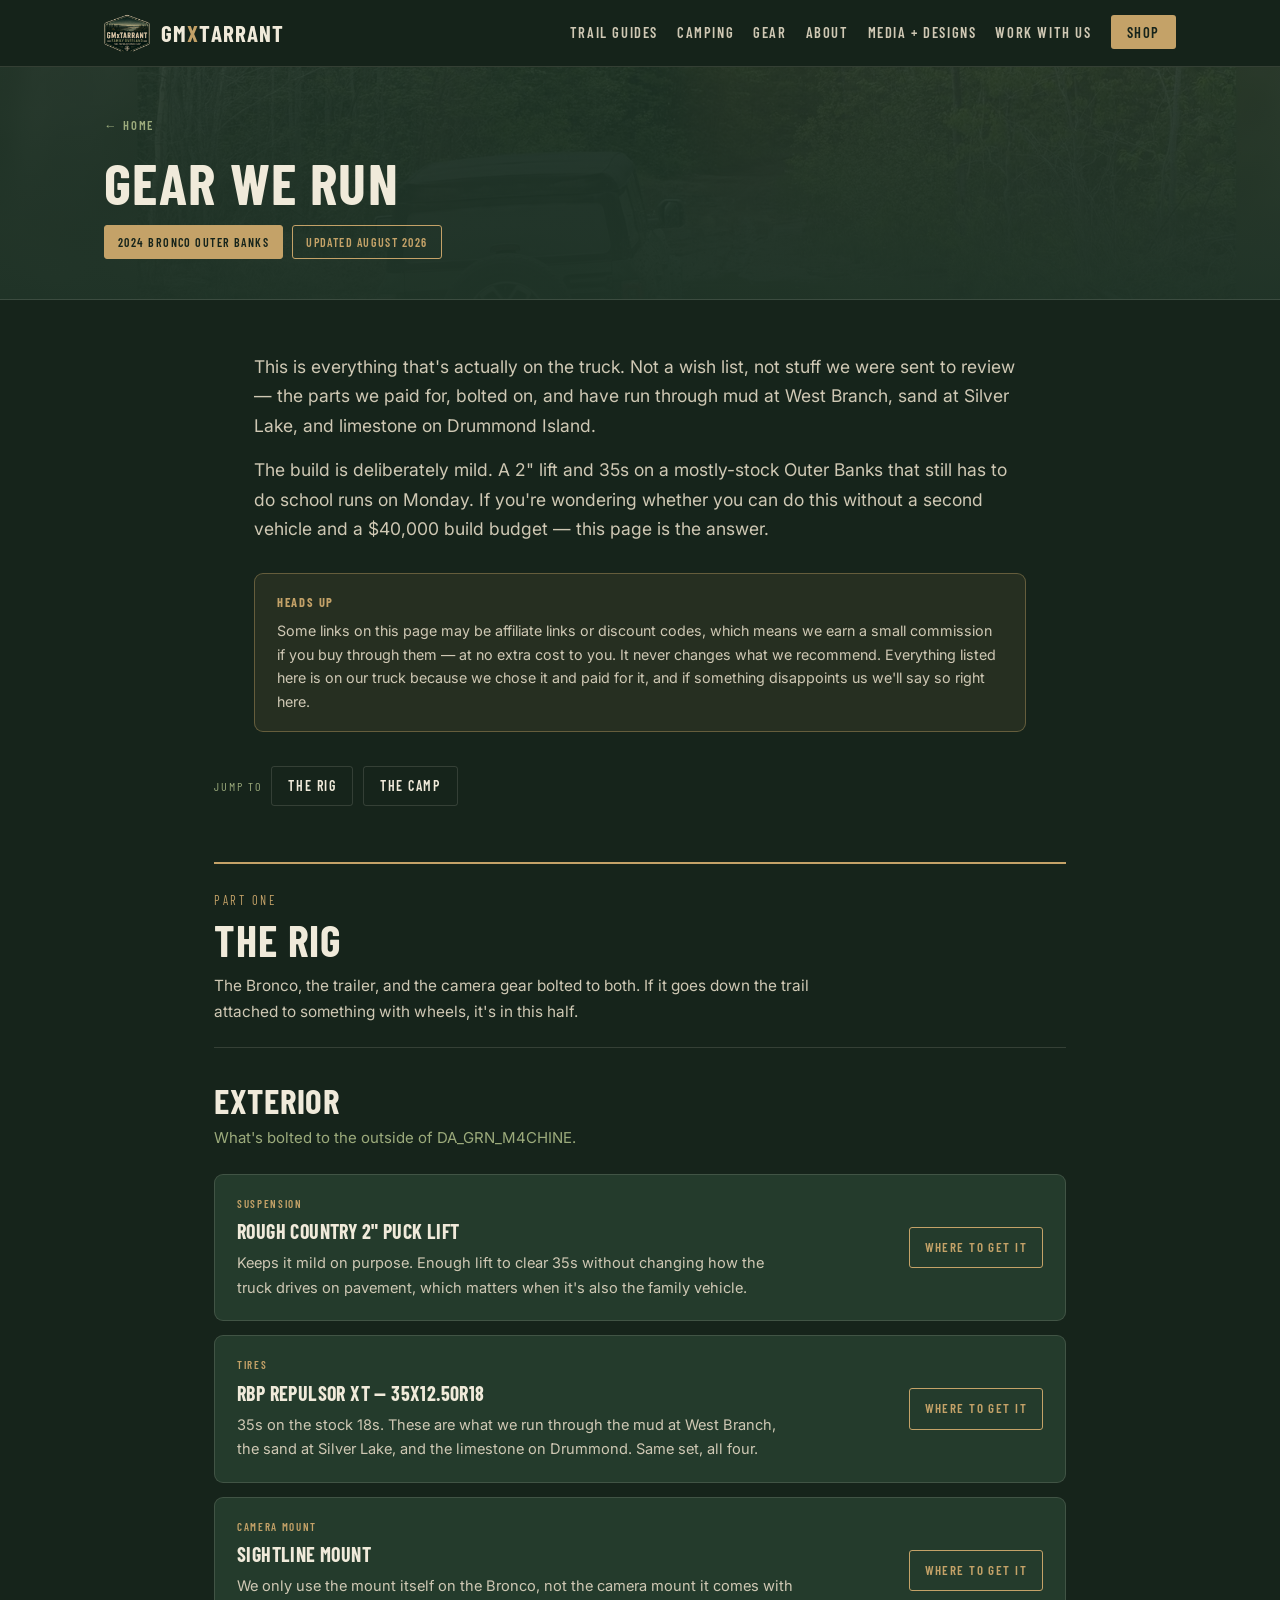
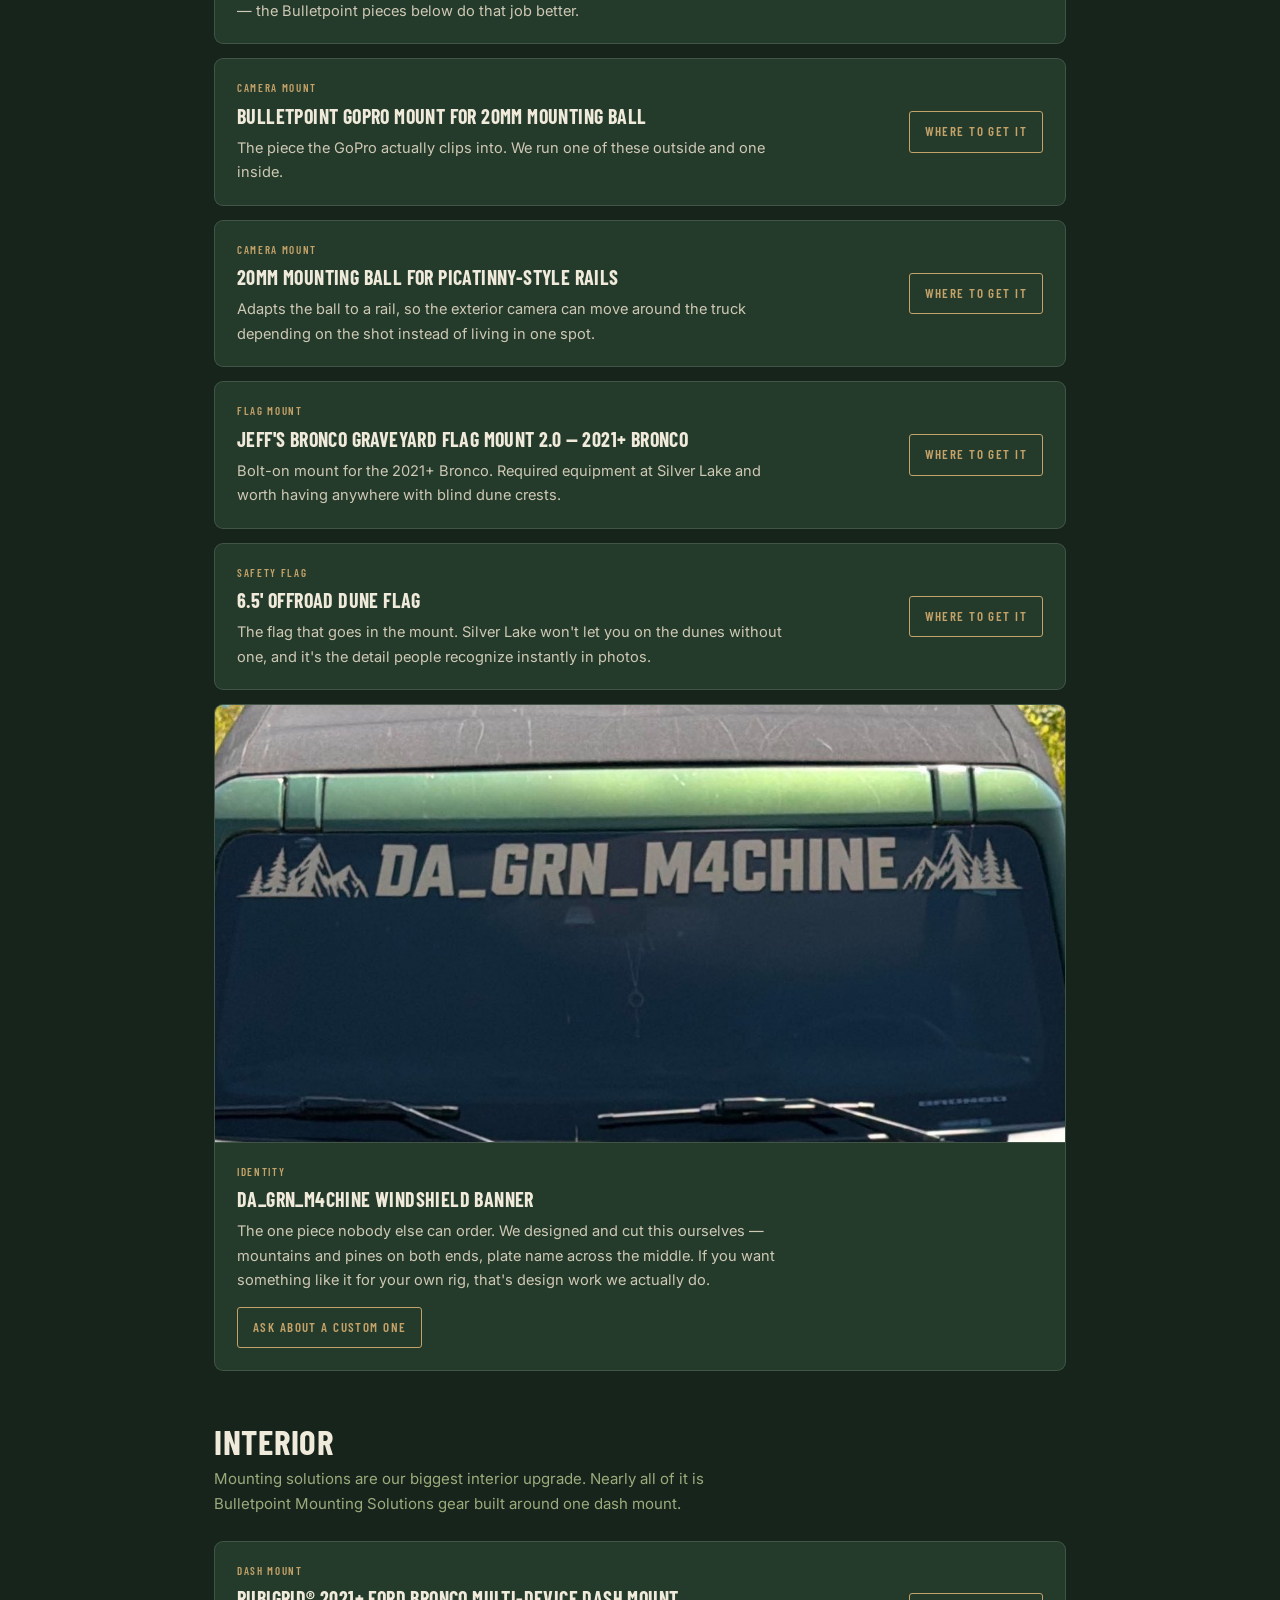
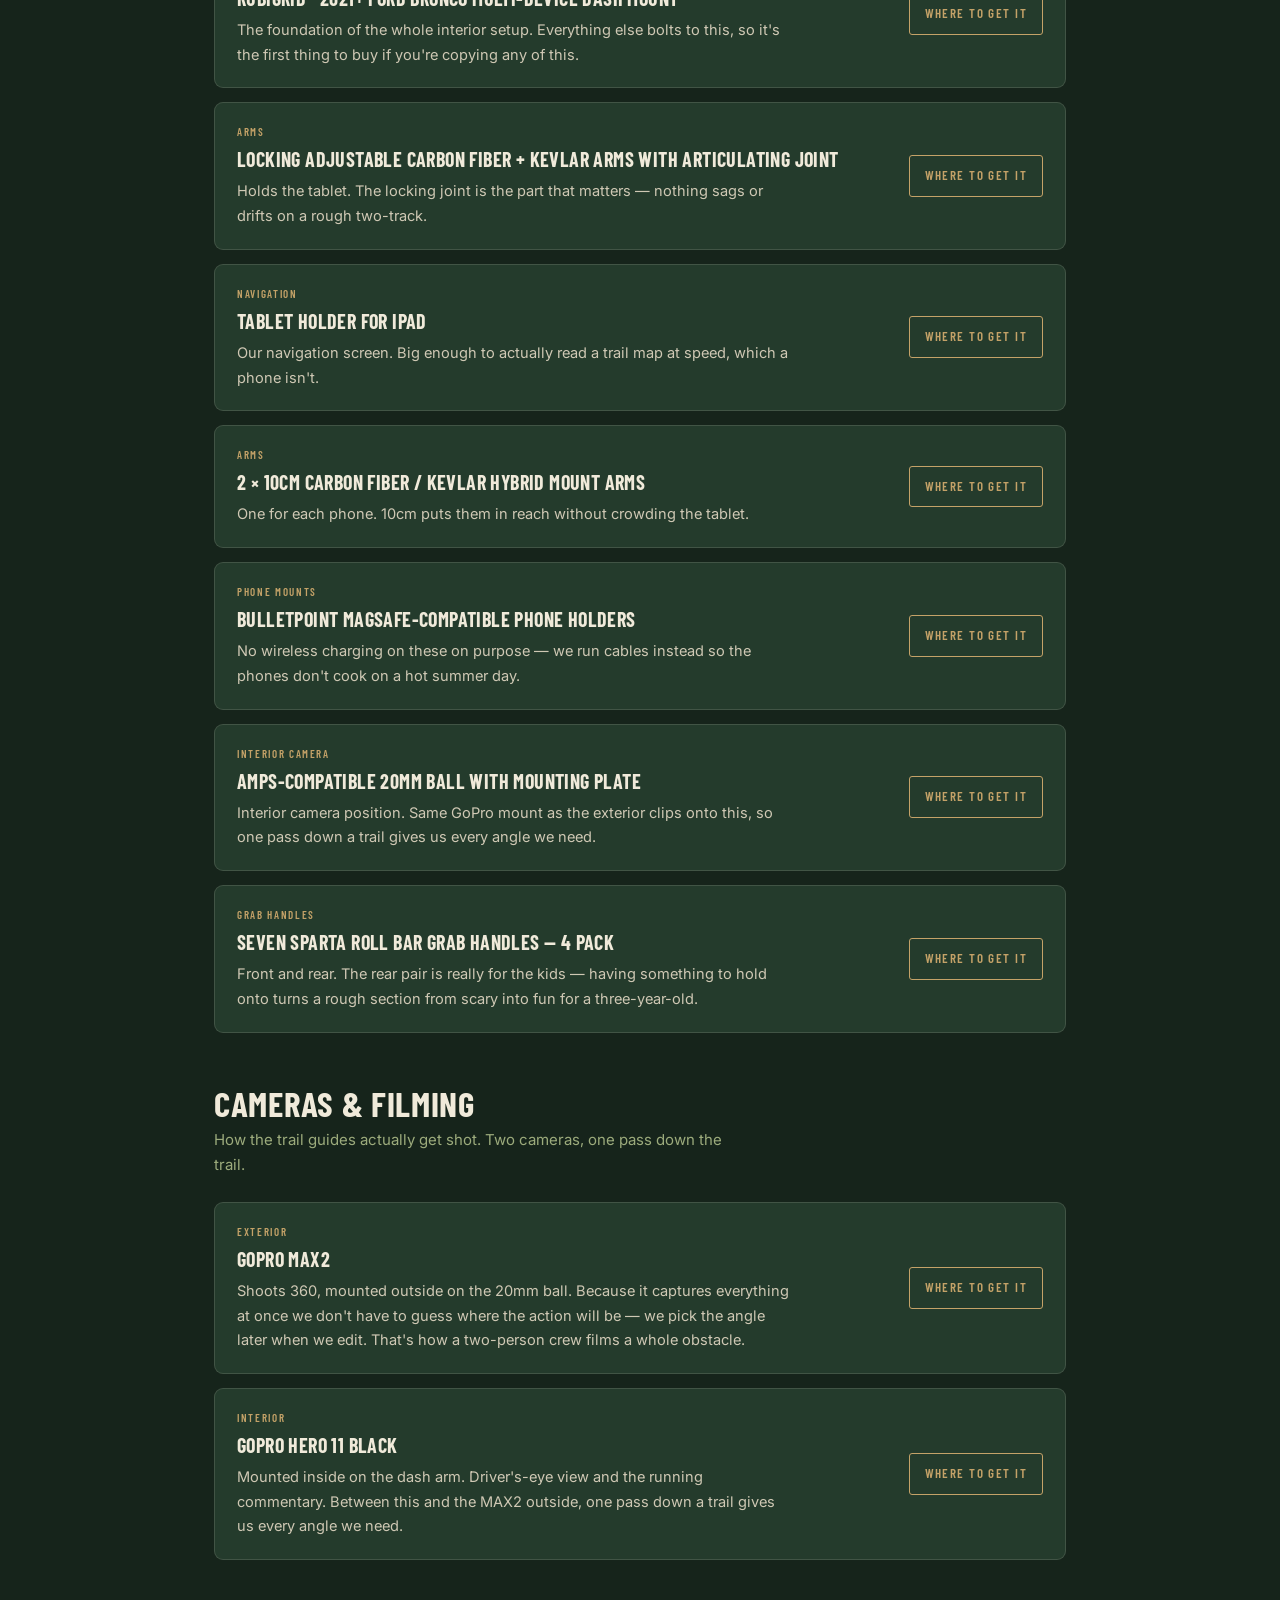
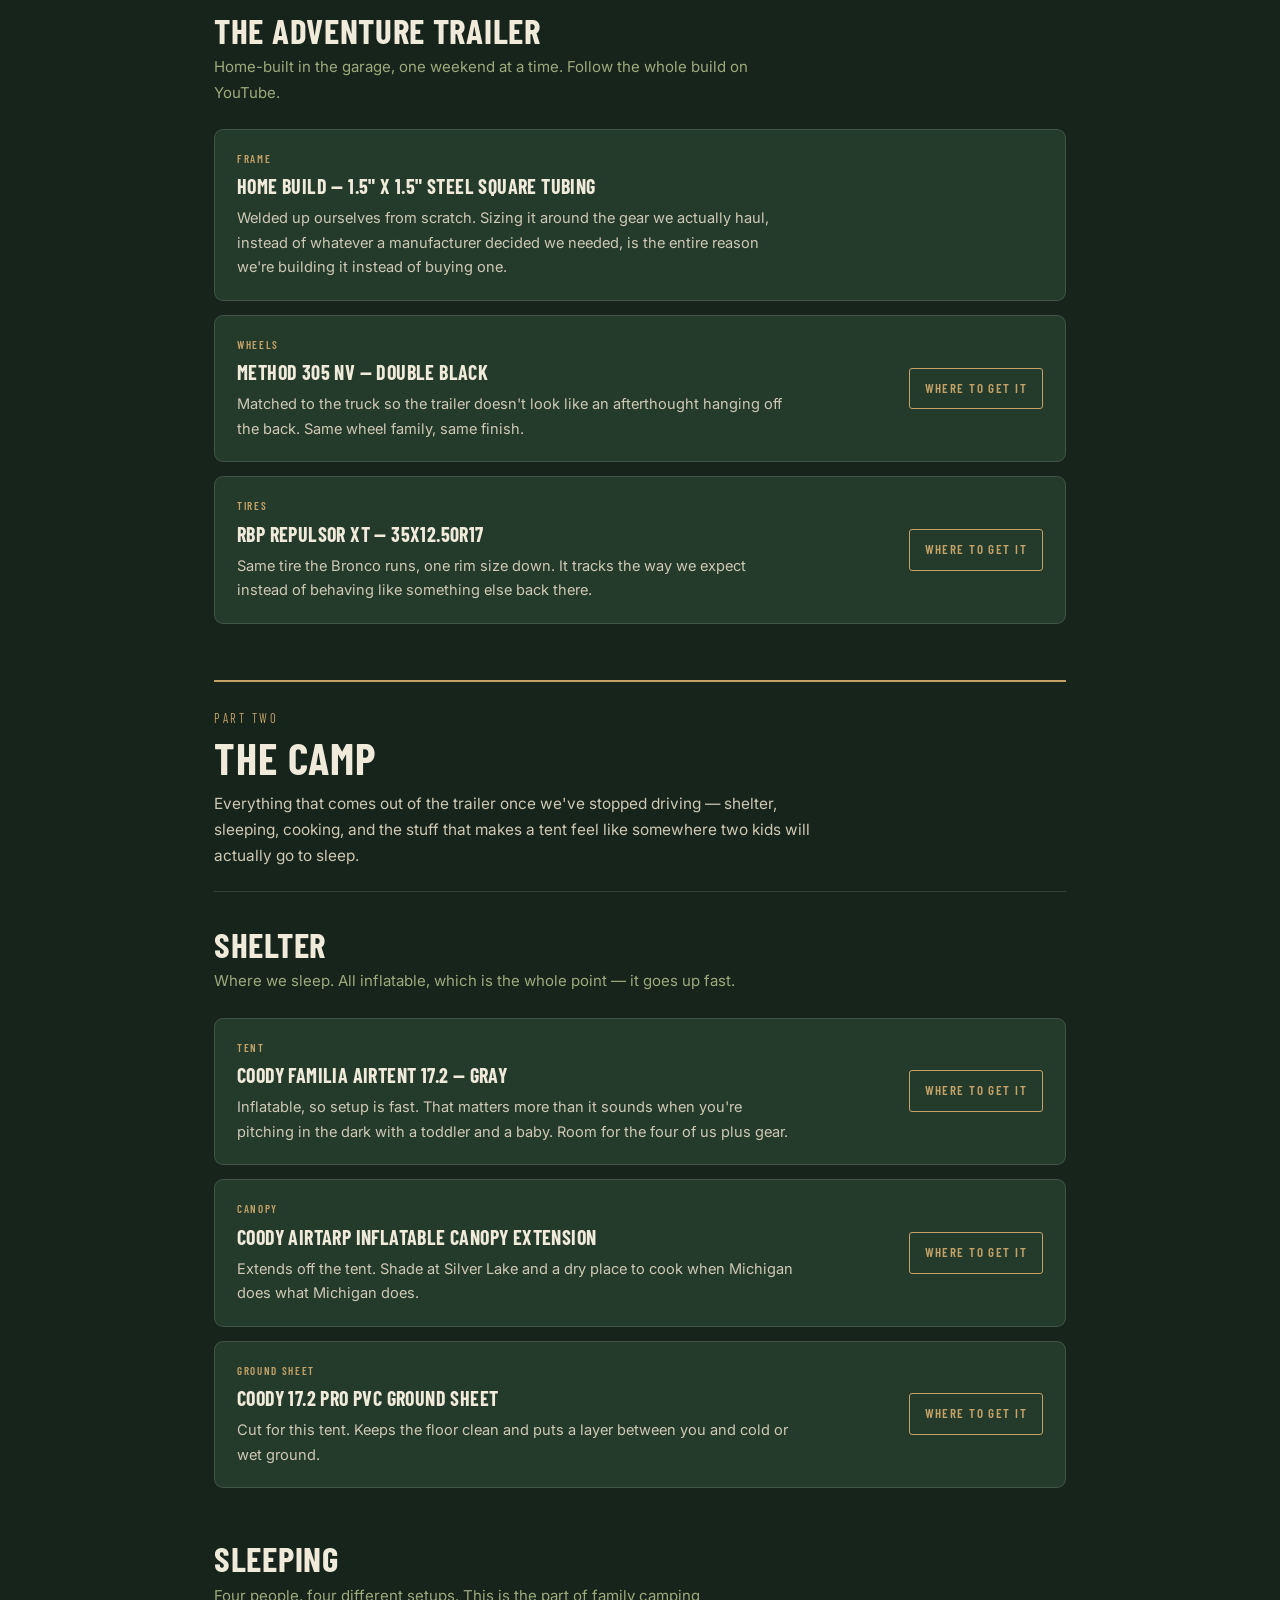
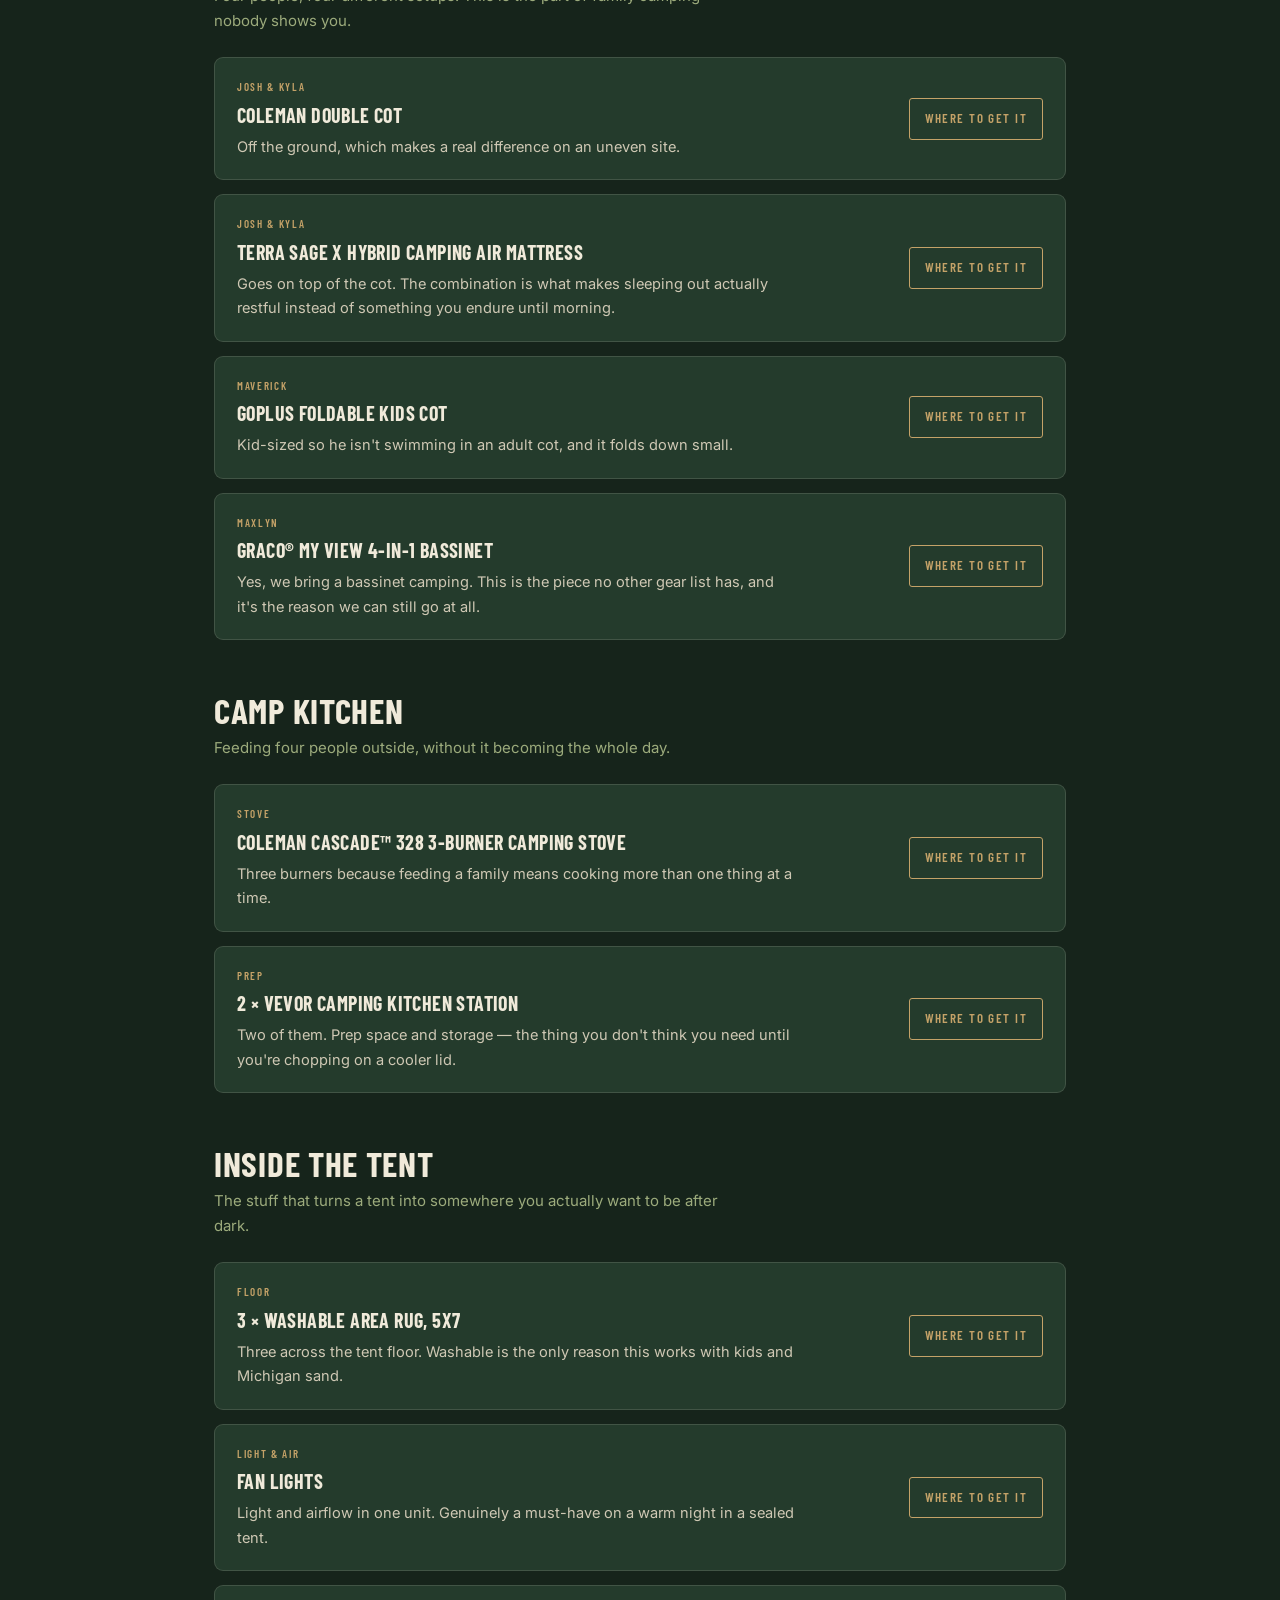
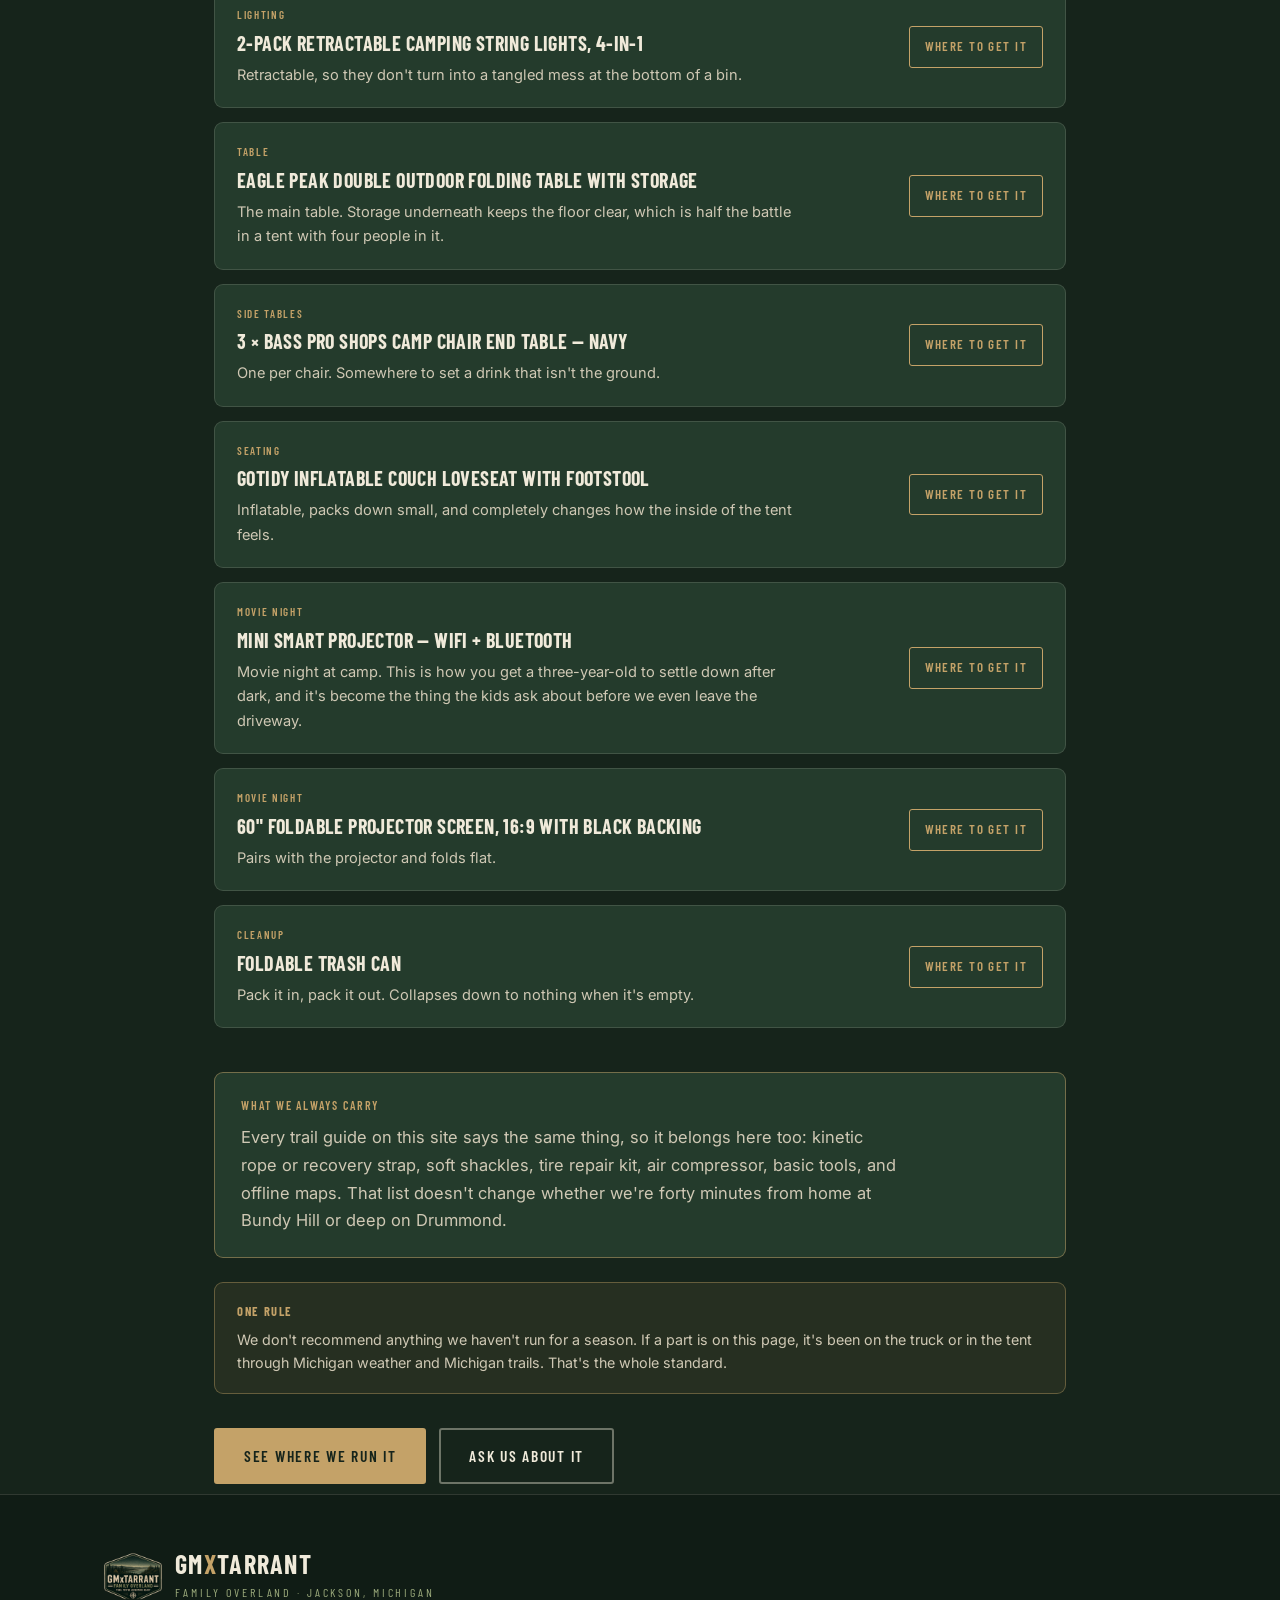
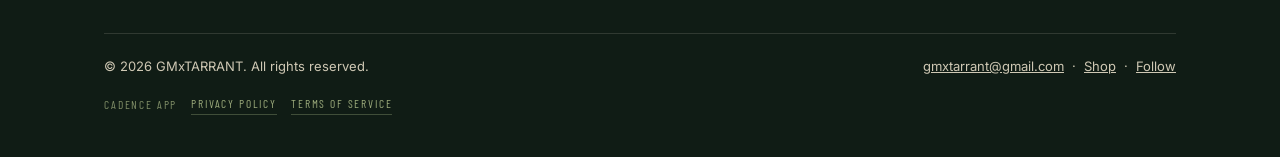
<file: gear.html>
<!DOCTYPE html>
<html lang="en">
<head>
<meta charset="UTF-8">
<meta name="viewport" content="width=device-width, initial-scale=1.0">
<title>Gear We Run — GMxTARRANT Family Overland</title>
<meta name="description" content="Everything on our 2024 Bronco Outer Banks — lift, tires, mounts, and camera setup. What we actually run, why, and what we'd change.">
<meta property="og:title" content="Gear We Run — GMxTARRANT">
<meta property="og:description" content="Everything on our 2024 Bronco. What we actually run, not what we were sent.">
<meta property="og:type" content="article">
<meta property="og:url" content="https://gmxtarrant.com/gear.html">
<meta property="og:image" content="https://gmxtarrant.com/image/badge.jpg">
<meta name="twitter:card" content="summary_large_image">
<meta name="theme-color" content="#16241B">
<link rel="icon" href="image/favicon.png">
<link rel="preconnect" href="https://fonts.googleapis.com">
<link rel="preconnect" href="https://fonts.gstatic.com" crossorigin>
<link href="https://fonts.googleapis.com/css2?family=Barlow+Condensed:wght@500;600;700&family=Inter:wght@400;500;600;700&display=swap" rel="stylesheet">
<link rel="stylesheet" href="style.css">
</head>
<body>
<a href="#main" class="sr">Skip to content</a>
<nav>
  <div class="inner">
    <a href="index.html" class="brand">
      <img src="image/badge-mark.png" alt="GMxTARRANT Family Overland">
      <span class="txt">GM<span class="x">x</span>TARRANT</span>
    </a>
    <button class="menubtn" id="menubtn" aria-expanded="false" aria-controls="navlist">Menu</button>
    <ul id="navlist">
      <li><a href="trails/index.html">Trail Guides</a></li>
      <li><a href="camping.html">Camping</a></li>
      <li><a href="gear.html">Gear</a></li>
      <li><a href="index.html#about">About</a></li>
      <li><a href="media-designs.html">Media + Designs</a></li>
      <li><a href="work-with-us.html">Work With Us</a></li>
      <li><a href="index.html#shop" class="navshop">Shop</a></li>
    </ul>
  </div>
</nav>
<main id="main">

<div class="pagehead">
  <!-- [EDIT] Header photo — a shot of the rig, ideally showing the tires and stance -->
  <div class="bg" style="background-image:url('image/hero.jpg')"></div>
  <div class="scrim"></div>
  <div class="inner">
    <a class="backlink" href="index.html">&larr; Home</a>
    <h1>Gear We Run</h1>
    <div class="chips">
      <span class="chip solid">2024 Bronco Outer Banks</span>
      <span class="chip">Updated August 2026</span>
    </div>
  </div>
</div>

<div class="gearintro">
  <p>This is everything that's actually on the truck. Not a wish list, not stuff we were sent to review &mdash;
  the parts we paid for, bolted on, and have run through mud at West Branch, sand at Silver Lake,
  and limestone on Drummond Island.</p>
  <p>The build is deliberately mild. A 2&quot; lift and 35s on a mostly-stock Outer Banks that still has to
  do school runs on Monday. If you're wondering whether you can do this without a second vehicle
  and a $40,000 build budget &mdash; this page is the answer.</p>

  <!-- [EDIT] AMAZON DISCLOSURE
       The moment you're accepted into Amazon Associates and put a single Amazon link on this page,
       Amazon REQUIRES this exact sentence, word for word, above the first link:
           As an Amazon Associate, I earn from qualifying purchases.
       It's already written into the paragraph below but switched off. Find the line
       further down that starts with the word "As an Amazon Associate" and strip the
       comment markers off both ends of it to turn it on. Don't turn it on before
       you're accepted.

       ALSO: the a.co links on this page are plain share links right now — they earn nothing.
       Once you're an Associate, regenerate each one from Amazon's SiteStripe bar so it carries
       your tracking tag, then paste the new link over the old href. -->
  <div class="disclose">
    <strong>Heads Up</strong>
    Some links on this page may be affiliate links or discount codes, which means we earn a small
    commission if you buy through them &mdash; at no extra cost to you. It never changes what we
    recommend. Everything listed here is on our truck because we chose it and paid for it, and if
    something disappoints us we'll say so right here.
    <!-- <span style="display:block;margin-top:8px">As an Amazon Associate, I earn from qualifying purchases.</span> -->
  </div>
</div>

<div class="gearsec">

  <!-- [EDIT] TWO HALVES OF THE PAGE
       Everything from here to "THE CAMP" below is truck and trailer.
       Everything after it is camping gear. To move an item between halves,
       cut its whole <div class="gitem"> block and paste it under a heading
       on the other side. Nothing else needs changing. -->

  <div class="gjump">
    <span class="lbl">Jump To</span>
    <a href="#rig">The Rig</a>
    <a href="#camp">The Camp</a>
  </div>

  <div class="gpart" id="rig">
    <div class="k">Part One</div>
    <h2 class="pt">The Rig</h2>
    <p>The Bronco, the trailer, and the camera gear bolted to both. If it goes down
    the trail attached to something with wheels, it's in this half.</p>
  </div>

  <h2>Exterior</h2>
  <div class="sub">What's bolted to the outside of DA_GRN_M4CHINE.</div>
  <div class="gearlist">
      <div class="gitem">
        <div>
          <div class="cat">Suspension</div>
          <h3>Rough Country 2&quot; Puck Lift</h3>
          <p>Keeps it mild on purpose. Enough lift to clear 35s without changing how the truck drives on pavement, which matters when it's also the family vehicle.</p>
        </div>
        <a class="buy" href="https://www.roughcountry.com/product/ford-lift-kit-40400" target="_blank" rel="noopener nofollow">Where to Get It</a>
      </div>
      <!-- [EDIT] TIRE LINKS — SWAP THESE ONCE SIMPLETIRE APPROVES YOU
           RBP doesn't sell direct, so rbptires.com earns you nothing. SimpleTire pays 5% on an
           average order over $450 — roughly $45-60 per set of tires somebody buys through you.
           That's the highest-value link on this entire page.
           Apply at simpletire.com/affiliates, then replace the href on BOTH tire items
           (this one and the trailer tires) with your SimpleTire affiliate link. -->
      <div class="gitem">
        <div>
          <div class="cat">Tires</div>
          <h3>RBP Repulsor XT &mdash; 35x12.50R18</h3>
          <p>35s on the stock 18s. These are what we run through the mud at West Branch, the sand at Silver Lake, and the limestone on Drummond. Same set, all four.</p>
        </div>
        <a class="buy" href="https://rbptires.com/tire/repulsor-xt-rx/" target="_blank" rel="noopener nofollow">Where to Get It</a>
      </div>
      <div class="gitem">
        <div>
          <div class="cat">Camera Mount</div>
          <h3>Sightline Mount</h3>
          <p>We only use the mount itself on the Bronco, not the camera mount it comes with &mdash; the Bulletpoint pieces below do that job better.</p>
        </div>
        <a class="buy" href="https://a.co/d/0aSHygTG" target="_blank" rel="noopener nofollow">Where to Get It</a>
      </div>
      <div class="gitem">
        <div>
          <div class="cat">Camera Mount</div>
          <h3>Bulletpoint GoPro Mount for 20mm Mounting Ball</h3>
          <p>The piece the GoPro actually clips into. We run one of these outside and one inside.</p>
        </div>
        <a class="buy" href="https://www.bulletpointmountingsolutions.com/products/gopro-mount-for-20mm-mounting-ball?variant=29882180108333" target="_blank" rel="noopener nofollow">Where to Get It</a>
      </div>
      <div class="gitem">
        <div>
          <div class="cat">Camera Mount</div>
          <h3>20mm Mounting Ball for Picatinny-Style Rails</h3>
          <p>Adapts the ball to a rail, so the exterior camera can move around the truck depending on the shot instead of living in one spot.</p>
        </div>
        <a class="buy" href="https://www.bulletpointmountingsolutions.com/products/20mm-mounting-ball-compatible-with-picatinny-style-rails" target="_blank" rel="noopener nofollow">Where to Get It</a>
      </div>
      <div class="gitem">
        <div>
          <div class="cat">Flag Mount</div>
          <h3>Jeff's Bronco Graveyard Flag Mount 2.0 &mdash; 2021+ Bronco</h3>
          <p>Bolt-on mount for the 2021+ Bronco. Required equipment at Silver Lake and worth having anywhere with blind dune crests.</p>
        </div>
        <a class="buy" href="https://shop.broncograveyard.com/2021-Bronco-Flag-Mount/productinfo/B147100/" target="_blank" rel="noopener nofollow">Where to Get It</a>
      </div>
      <div class="gitem">
        <div>
          <div class="cat">Safety Flag</div>
          <h3>6.5&#39; Offroad Dune Flag</h3>
          <p>The flag that goes in the mount. Silver Lake won't let you on the dunes without one, and it's the detail people recognize instantly in photos.</p>
        </div>
        <a class="buy" href="https://shop.broncograveyard.com/2021-Bronco-Offroad-Dune-Flag-65-Foot/productinfo/B147111/" target="_blank" rel="noopener nofollow">Where to Get It</a>
      </div>
      <!-- [EDIT] ITEM WITH A PHOTO
           Any gear item can have a picture. Add class="feature" to the gitem, drop an
           <img class="gpic"> at the top, and wrap the text in <div class="gbody">.
           Photo goes in the image folder; wide shots (about 2:1) look best. -->
      <div class="gitem feature">
        <img class="gpic" src="image/wind-banner.jpg" alt="DA_GRN_M4CHINE windshield banner installed on the Bronco">
        <div class="gbody">
          <div class="cat">Identity</div>
          <h3>DA_GRN_M4CHINE Windshield Banner</h3>
          <p>The one piece nobody else can order. We designed and cut this ourselves &mdash;
          mountains and pines on both ends, plate name across the middle. If you want something
          like it for your own rig, that's design work we actually do.</p>
          <a class="buy" href="index.html#follow">Ask About a Custom One</a>
        </div>
      </div>
  </div>

  <h2>Interior</h2>
  <div class="sub">Mounting solutions are our biggest interior upgrade. Nearly all of it is Bulletpoint Mounting Solutions gear built around one dash mount.</div>
  <div class="gearlist">
      <div class="gitem">
        <div>
          <div class="cat">Dash Mount</div>
          <h3>RubiGrid&reg; 2021+ Ford Bronco Multi-Device Dash Mount</h3>
          <p>The foundation of the whole interior setup. Everything else bolts to this, so it's the first thing to buy if you're copying any of this.</p>
        </div>
        <a class="buy" href="https://www.bulletpointmountingsolutions.com/collections/ford-bronco/products/rubigrid-2021-ford-bronco-platform-dash-mount-device-phone-holder?variant=53033155395949" target="_blank" rel="noopener nofollow">Where to Get It</a>
      </div>
      <div class="gitem">
        <div>
          <div class="cat">Arms</div>
          <h3>Locking Adjustable Carbon Fiber + Kevlar Arms with Articulating Joint</h3>
          <p>Holds the tablet. The locking joint is the part that matters &mdash; nothing sags or drifts on a rough two-track.</p>
        </div>
        <a class="buy" href="https://www.bulletpointmountingsolutions.com/collections/mounting-arms/products/locking-adjustable-carbon-fiber-kevlar-mounting-arms-with-articulating-joint" target="_blank" rel="noopener nofollow">Where to Get It</a>
      </div>
      <div class="gitem">
        <div>
          <div class="cat">Navigation</div>
          <h3>Tablet Holder for iPad</h3>
          <p>Our navigation screen. Big enough to actually read a trail map at speed, which a phone isn't.</p>
        </div>
        <a class="buy" href="https://www.bulletpointmountingsolutions.com/collections/tablet-holders/products/tablet-holder-compatible-with-ipad-and-samsung-tablets" target="_blank" rel="noopener nofollow">Where to Get It</a>
      </div>
      <div class="gitem">
        <div>
          <div class="cat">Arms</div>
          <h3>2 &times; 10cm Carbon Fiber / Kevlar Hybrid Mount Arms</h3>
          <p>One for each phone. 10cm puts them in reach without crowding the tablet.</p>
        </div>
        <a class="buy" href="https://www.bulletpointmountingsolutions.com/collections/mounting-arms/products/carbon-fiber-kevlar-hybrid-mount-arm?variant=31768343249011" target="_blank" rel="noopener nofollow">Where to Get It</a>
      </div>
      <div class="gitem">
        <div>
          <div class="cat">Phone Mounts</div>
          <h3>Bulletpoint MagSafe-Compatible Phone Holders</h3>
          <p>No wireless charging on these on purpose &mdash; we run cables instead so the phones don't cook on a hot summer day.</p>
        </div>
        <a class="buy" href="https://www.bulletpointmountingsolutions.com/collections/magsafe-compatible-phone-holders/products/bulletpoint-magsafe-compatible-phone-holder-without-wireless-charging" target="_blank" rel="noopener nofollow">Where to Get It</a>
      </div>
      <div class="gitem">
        <div>
          <div class="cat">Interior Camera</div>
          <h3>AMPS-Compatible 20mm Ball with Mounting Plate</h3>
          <p>Interior camera position. Same GoPro mount as the exterior clips onto this, so one pass down a trail gives us every angle we need.</p>
        </div>
        <a class="buy" href="https://www.bulletpointmountingsolutions.com/collections/accessories/products/amps-compatible-20mm-ball-with-mounting-plate?variant=32037952782451" target="_blank" rel="noopener nofollow">Where to Get It</a>
      </div>
      <div class="gitem">
        <div>
          <div class="cat">Grab Handles</div>
          <h3>SEVEN SPARTA Roll Bar Grab Handles &mdash; 4 Pack</h3>
          <p>Front and rear. The rear pair is really for the kids &mdash; having something to hold onto turns a rough section from scary into fun for a three-year-old.</p>
        </div>
        <a class="buy" href="https://a.co/d/02vu4w6o" target="_blank" rel="noopener nofollow">Where to Get It</a>
      </div>
  </div>

  <h2>Cameras &amp; Filming</h2>
  <div class="sub">How the trail guides actually get shot. Two cameras, one pass down the trail.</div>
  <div class="gearlist">
      <div class="gitem">
        <div>
          <div class="cat">Exterior</div>
          <h3>GoPro MAX2</h3>
          <p>Shoots 360, mounted outside on the 20mm ball. Because it captures everything at once we don't have to guess where the action will be &mdash; we pick the angle later when we edit. That's how a two-person crew films a whole obstacle.</p>
        </div>
        <a class="buy" href="https://a.co/d/0cvgdwBy" target="_blank" rel="noopener nofollow">Where to Get It</a>
      </div>
      <div class="gitem">
        <div>
          <div class="cat">Interior</div>
          <h3>GoPro Hero 11 Black</h3>
          <p>Mounted inside on the dash arm. Driver's-eye view and the running commentary. Between this and the MAX2 outside, one pass down a trail gives us every angle we need.</p>
        </div>
        <a class="buy" href="https://a.co/d/01i7Yty1" target="_blank" rel="noopener nofollow">Where to Get It</a>
      </div>
  </div>

  <h2>The Adventure Trailer</h2>
  <div class="sub">Home-built in the garage, one weekend at a time. Follow the whole build on YouTube.</div>
  <div class="gearlist">
      <div class="gitem">
        <div>
          <div class="cat">Frame</div>
          <h3>Home Build &mdash; 1.5&quot; x 1.5&quot; Steel Square Tubing</h3>
          <p>Welded up ourselves from scratch. Sizing it around the gear we actually haul, instead of whatever a manufacturer decided we needed, is the entire reason we're building it instead of buying one.</p>
        </div>
      </div>
      <div class="gitem">
        <div>
          <div class="cat">Wheels</div>
          <h3>Method 305 NV &mdash; Double Black</h3>
          <p>Matched to the truck so the trailer doesn't look like an afterthought hanging off the back. Same wheel family, same finish.</p>
        </div>
        <a class="buy" href="https://www.methodracewheels.com/products/305-double-black?variant=39292340928573" target="_blank" rel="noopener nofollow">Where to Get It</a>
      </div>
      <div class="gitem">
        <div>
          <div class="cat">Tires</div>
          <h3>RBP Repulsor XT &mdash; 35x12.50R17</h3>
          <p>Same tire the Bronco runs, one rim size down. It tracks the way we expect instead of behaving like something else back there.</p>
        </div>
        <a class="buy" href="https://rbptires.com/tire/repulsor-xt-rx/" target="_blank" rel="noopener nofollow">Where to Get It</a>
      </div>
  </div>

  <div class="gpart" id="camp">
    <div class="k">Part Two</div>
    <h2 class="pt">The Camp</h2>
    <p>Everything that comes out of the trailer once we've stopped driving &mdash;
    shelter, sleeping, cooking, and the stuff that makes a tent feel like somewhere
    two kids will actually go to sleep.</p>
  </div>

  <h2>Shelter</h2>
  <div class="sub">Where we sleep. All inflatable, which is the whole point &mdash; it goes up fast.</div>
  <div class="gearlist">
      <div class="gitem">
        <div>
          <div class="cat">Tent</div>
          <h3>Coody Familia AirTent 17.2 &mdash; Gray</h3>
          <p>Inflatable, so setup is fast. That matters more than it sounds when you're pitching in the dark with a toddler and a baby. Room for the four of us plus gear.</p>
        </div>
        <a class="buy" href="https://coody.us/products/coody-17-2-gray" target="_blank" rel="noopener nofollow">Where to Get It</a>
      </div>
      <div class="gitem">
        <div>
          <div class="cat">Canopy</div>
          <h3>Coody AirTarp Inflatable Canopy Extension</h3>
          <p>Extends off the tent. Shade at Silver Lake and a dry place to cook when Michigan does what Michigan does.</p>
        </div>
        <a class="buy" href="https://coody.us/products/coody-airtarp-gray" target="_blank" rel="noopener nofollow">Where to Get It</a>
      </div>
      <div class="gitem">
        <div>
          <div class="cat">Ground Sheet</div>
          <h3>Coody 17.2 Pro PVC Ground Sheet</h3>
          <p>Cut for this tent. Keeps the floor clean and puts a layer between you and cold or wet ground.</p>
        </div>
        <a class="buy" href="https://coody.us/products/coody-17-2-pro-ground-sheet-pvc" target="_blank" rel="noopener nofollow">Where to Get It</a>
      </div>
  </div>

  <h2>Sleeping</h2>
  <div class="sub">Four people, four different setups. This is the part of family camping nobody shows you.</div>
  <div class="gearlist">
      <div class="gitem">
        <div>
          <div class="cat">Josh &amp; Kyla</div>
          <h3>Coleman Double Cot</h3>
          <p>Off the ground, which makes a real difference on an uneven site.</p>
        </div>
        <a class="buy" href="https://a.co/d/0d5Qba0o" target="_blank" rel="noopener nofollow">Where to Get It</a>
      </div>
      <div class="gitem">
        <div>
          <div class="cat">Josh &amp; Kyla</div>
          <h3>Terra Sage X Hybrid Camping Air Mattress</h3>
          <p>Goes on top of the cot. The combination is what makes sleeping out actually restful instead of something you endure until morning.</p>
        </div>
        <a class="buy" href="https://a.co/d/0cHaqaMQ" target="_blank" rel="noopener nofollow">Where to Get It</a>
      </div>
      <div class="gitem">
        <div>
          <div class="cat">Maverick</div>
          <h3>Goplus Foldable Kids Cot</h3>
          <p>Kid-sized so he isn't swimming in an adult cot, and it folds down small.</p>
        </div>
        <a class="buy" href="https://a.co/d/0eb0u9Cv" target="_blank" rel="noopener nofollow">Where to Get It</a>
      </div>
      <div class="gitem">
        <div>
          <div class="cat">Maxlyn</div>
          <h3>Graco&reg; My View 4-in-1 Bassinet</h3>
          <p>Yes, we bring a bassinet camping. This is the piece no other gear list has, and it's the reason we can still go at all.</p>
        </div>
        <a class="buy" href="https://a.co/d/06LGlsr7" target="_blank" rel="noopener nofollow">Where to Get It</a>
      </div>
  </div>

  <h2>Camp Kitchen</h2>
  <div class="sub">Feeding four people outside, without it becoming the whole day.</div>
  <div class="gearlist">
      <div class="gitem">
        <div>
          <div class="cat">Stove</div>
          <h3>Coleman Cascade&trade; 328 3-Burner Camping Stove</h3>
          <p>Three burners because feeding a family means cooking more than one thing at a time.</p>
        </div>
        <a class="buy" href="https://a.co/d/02Tv58gu" target="_blank" rel="noopener nofollow">Where to Get It</a>
      </div>
      <div class="gitem">
        <div>
          <div class="cat">Prep</div>
          <h3>2 &times; VEVOR Camping Kitchen Station</h3>
          <p>Two of them. Prep space and storage &mdash; the thing you don't think you need until you're chopping on a cooler lid.</p>
        </div>
        <a class="buy" href="https://a.co/d/0dXkOmB1" target="_blank" rel="noopener nofollow">Where to Get It</a>
      </div>
  </div>

  <h2>Inside the Tent</h2>
  <div class="sub">The stuff that turns a tent into somewhere you actually want to be after dark.</div>
  <div class="gearlist">
      <div class="gitem">
        <div>
          <div class="cat">Floor</div>
          <h3>3 &times; Washable Area Rug, 5x7</h3>
          <p>Three across the tent floor. Washable is the only reason this works with kids and Michigan sand.</p>
        </div>
        <a class="buy" href="https://a.co/d/06LIfPxg" target="_blank" rel="noopener nofollow">Where to Get It</a>
      </div>
      <div class="gitem">
        <div>
          <div class="cat">Light &amp; Air</div>
          <h3>Fan Lights</h3>
          <p>Light and airflow in one unit. Genuinely a must-have on a warm night in a sealed tent.</p>
        </div>
        <a class="buy" href="https://a.co/d/05MzDCoC" target="_blank" rel="noopener nofollow">Where to Get It</a>
      </div>
      <div class="gitem">
        <div>
          <div class="cat">Lighting</div>
          <h3>2-Pack Retractable Camping String Lights, 4-in-1</h3>
          <p>Retractable, so they don't turn into a tangled mess at the bottom of a bin.</p>
        </div>
        <a class="buy" href="https://a.co/d/065J7dh5" target="_blank" rel="noopener nofollow">Where to Get It</a>
      </div>
      <div class="gitem">
        <div>
          <div class="cat">Table</div>
          <h3>Eagle Peak Double Outdoor Folding Table with Storage</h3>
          <p>The main table. Storage underneath keeps the floor clear, which is half the battle in a tent with four people in it.</p>
        </div>
        <a class="buy" href="https://a.co/d/0itNNBOx" target="_blank" rel="noopener nofollow">Where to Get It</a>
      </div>
      <div class="gitem">
        <div>
          <div class="cat">Side Tables</div>
          <h3>3 &times; Bass Pro Shops Camp Chair End Table &mdash; Navy</h3>
          <p>One per chair. Somewhere to set a drink that isn't the ground.</p>
        </div>
        <a class="buy" href="https://www.cabelas.com/p/bass-pro-shops-camp-chair-end-table-101133682" target="_blank" rel="noopener nofollow">Where to Get It</a>
      </div>
      <div class="gitem">
        <div>
          <div class="cat">Seating</div>
          <h3>GOTIDY Inflatable Couch Loveseat with Footstool</h3>
          <p>Inflatable, packs down small, and completely changes how the inside of the tent feels.</p>
        </div>
        <a class="buy" href="https://a.co/d/01f1Quhi" target="_blank" rel="noopener nofollow">Where to Get It</a>
      </div>
      <div class="gitem">
        <div>
          <div class="cat">Movie Night</div>
          <h3>Mini Smart Projector &mdash; WiFi + Bluetooth</h3>
          <p>Movie night at camp. This is how you get a three-year-old to settle down after dark, and it's become the thing the kids ask about before we even leave the driveway.</p>
        </div>
        <a class="buy" href="https://a.co/d/0gsO7rGZ" target="_blank" rel="noopener nofollow">Where to Get It</a>
      </div>
      <div class="gitem">
        <div>
          <div class="cat">Movie Night</div>
          <h3>60&quot; Foldable Projector Screen, 16:9 with Black Backing</h3>
          <p>Pairs with the projector and folds flat.</p>
        </div>
        <a class="buy" href="https://a.co/d/01mjWSQi" target="_blank" rel="noopener nofollow">Where to Get It</a>
      </div>
      <div class="gitem">
        <div>
          <div class="cat">Cleanup</div>
          <h3>Foldable Trash Can</h3>
          <p>Pack it in, pack it out. Collapses down to nothing when it's empty.</p>
        </div>
        <a class="buy" href="https://a.co/d/00tCfrOR" target="_blank" rel="noopener nofollow">Where to Get It</a>
      </div>
  </div>

  <!-- [EDIT] ADD MORE GEAR
       Copy any <div class="gitem"> block above, paste it where you want it, and change
       four things: the cat, the h3 name, the p description, and the href on the button.
       No link yet? Delete the <a class="buy"> line and the card still looks right. -->

  <div class="callout warn" style="margin-top:44px">
    <div class="k">What We Always Carry</div>
    <p style="margin:0">Every trail guide on this site says the same thing, so it belongs here too:
    kinetic rope or recovery strap, soft shackles, tire repair kit, air compressor, basic tools,
    and offline maps. That list doesn't change whether we're forty minutes from home at Bundy Hill
    or deep on Drummond.</p>
  </div>

  <div class="disclose" style="margin-top:24px">
    <strong>One Rule</strong>
    We don't recommend anything we haven't run for a season. If a part is on this page, it's been
    on the truck or in the tent through Michigan weather and Michigan trails. That's the whole standard.
  </div>

  <div class="btnrow" style="justify-content:flex-start;margin:34px 0 10px">
    <a href="trails/index.html" class="btn btn-p">See Where We Run It</a>
    <a href="index.html#follow" class="btn btn-s">Ask Us About It</a>
  </div>
</div>

</main>

<footer>
  <div class="wrap">
    <div class="fmark">
      <img src="image/badge-mark.png" alt="">
      <div>
        <div class="fbrand">GM<span class="x">x</span>TARRANT</div>
        <div class="ftag">Family Overland &middot; Jackson, Michigan</div>
      </div>
    </div>
    <div class="frow">
      <div>&copy; <span id="yr">2026</span> GMxTARRANT. All rights reserved.</div>
      <div><a href="mailto:gmxtarrant@gmail.com">gmxtarrant@gmail.com</a> &nbsp;&middot;&nbsp;
        <a href="index.html#shop">Shop</a> &nbsp;&middot;&nbsp; <a href="index.html#follow">Follow</a></div>
    </div>

    <div class="flegal">
      <!-- [EDIT] These two pages belong to the Cadence app, not to this website.
           They are labelled that way on purpose so nobody reads them as the
           site's own policy. Leave the wording alone unless the app changes. -->
      <span>Cadence app</span>
      <a href="privacy.html">Privacy Policy</a>
      <a href="terms.html">Terms of Service</a>
    </div>
  </div>
</footer>
<script>
  var b=document.getElementById('menubtn'), l=document.getElementById('navlist');
  b.addEventListener('click',function(){var o=l.classList.toggle('open');b.setAttribute('aria-expanded',o?'true':'false');});
  l.addEventListener('click',function(e){if(e.target.tagName==='A'){l.classList.remove('open');b.setAttribute('aria-expanded','false');}});
  document.getElementById('yr').textContent=new Date().getFullYear();
</script>
</body>
</html>
</file>
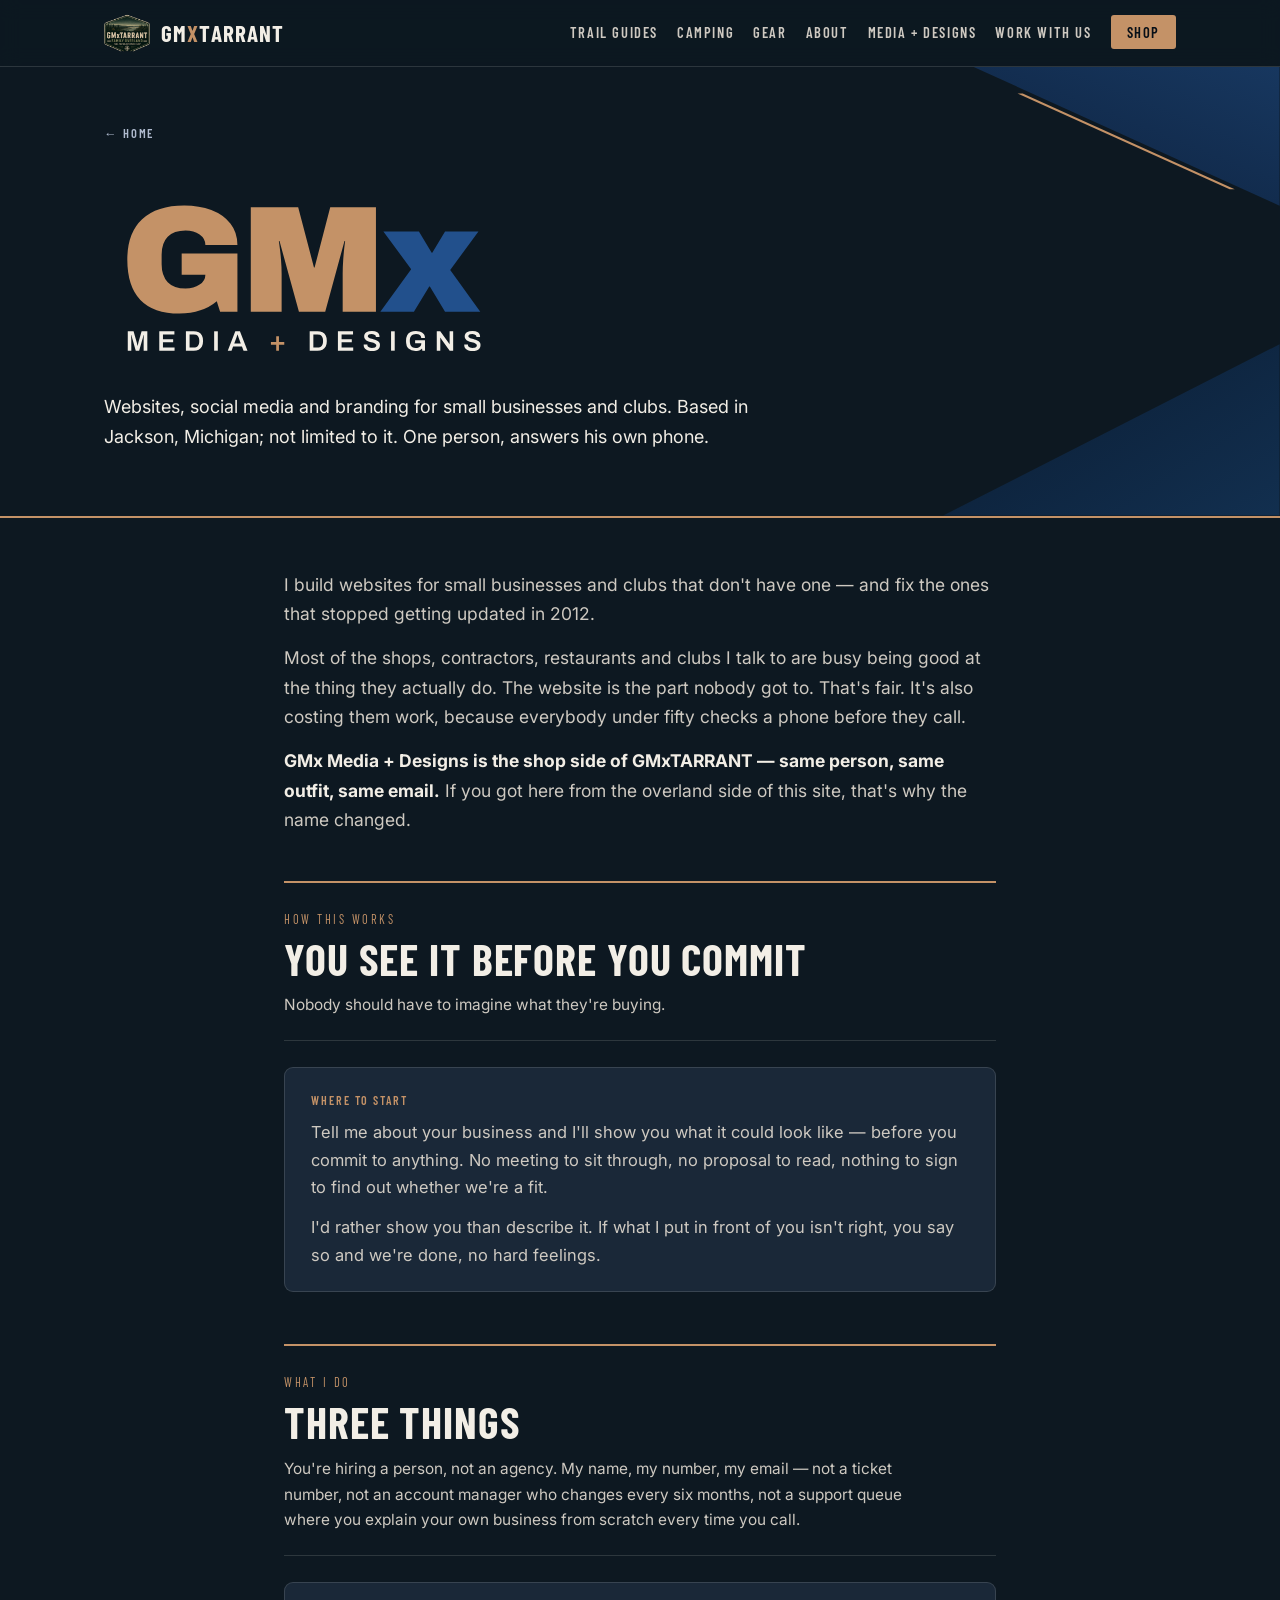
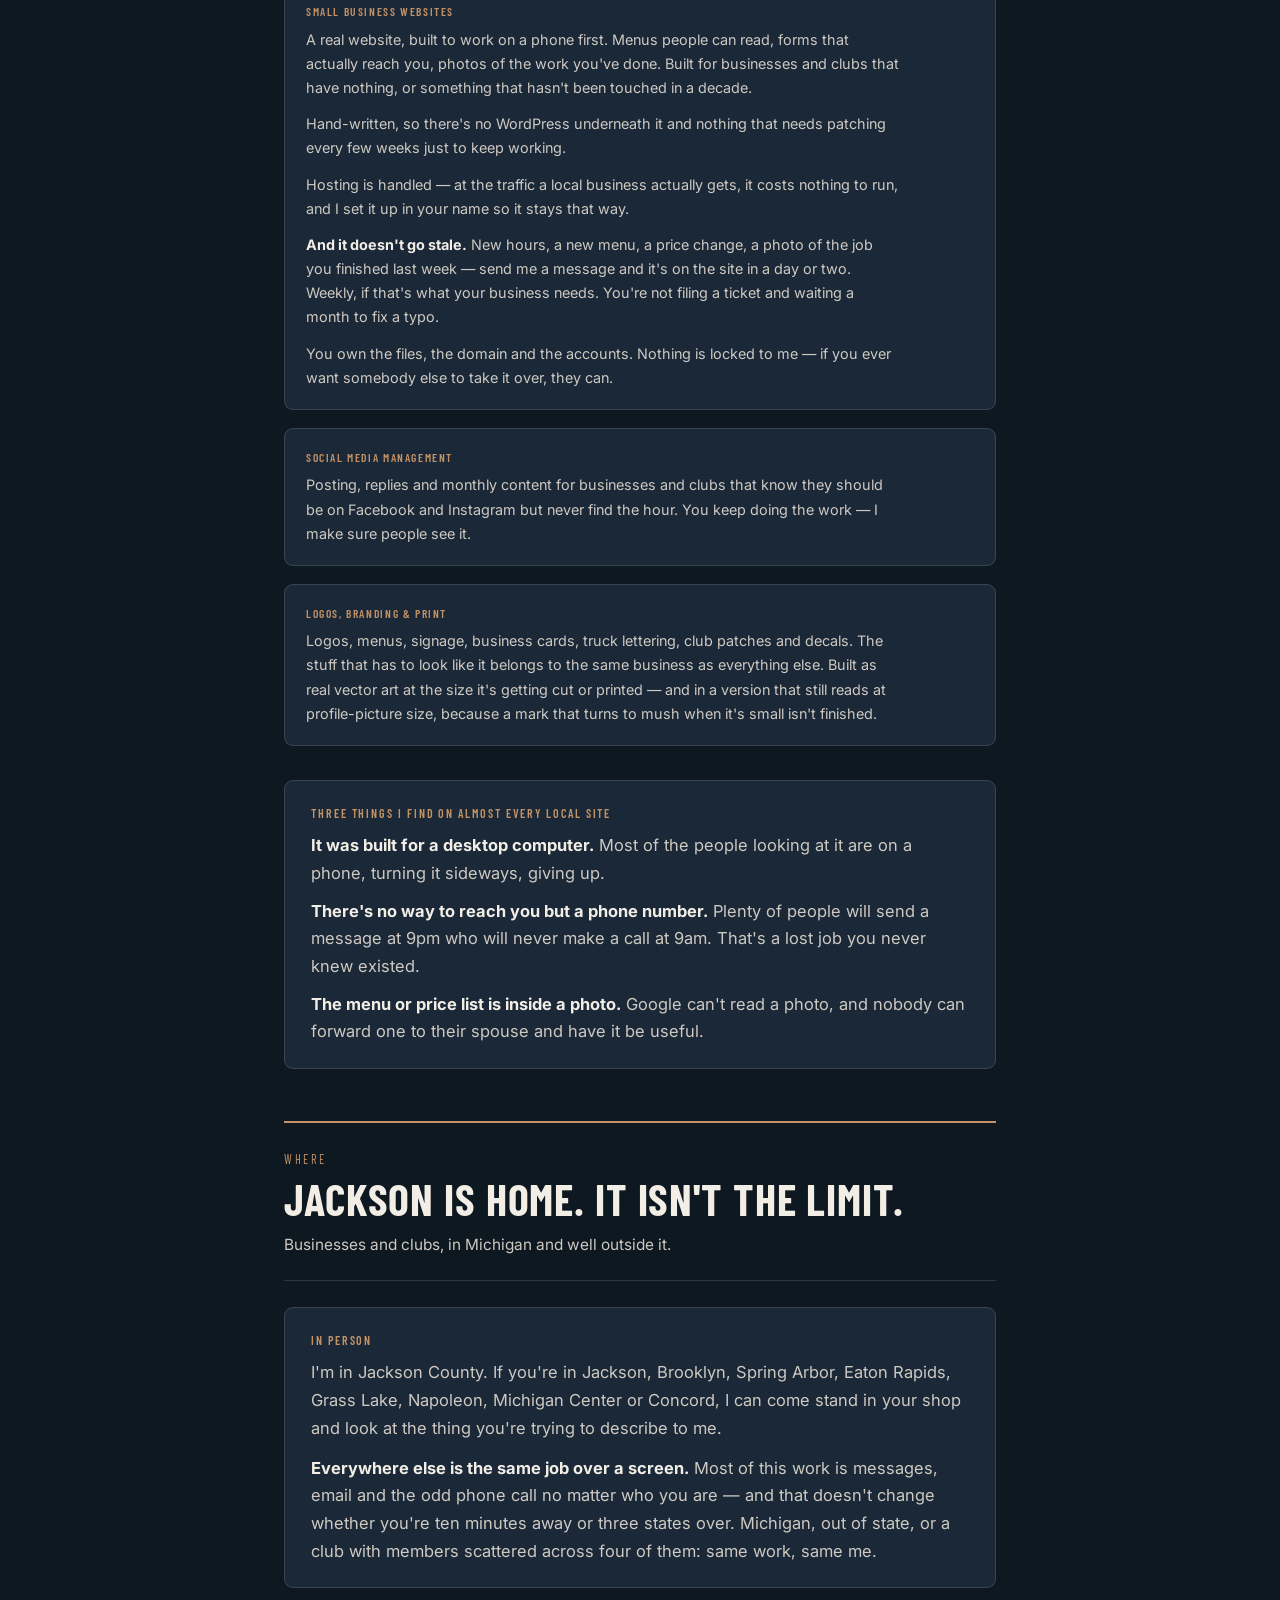
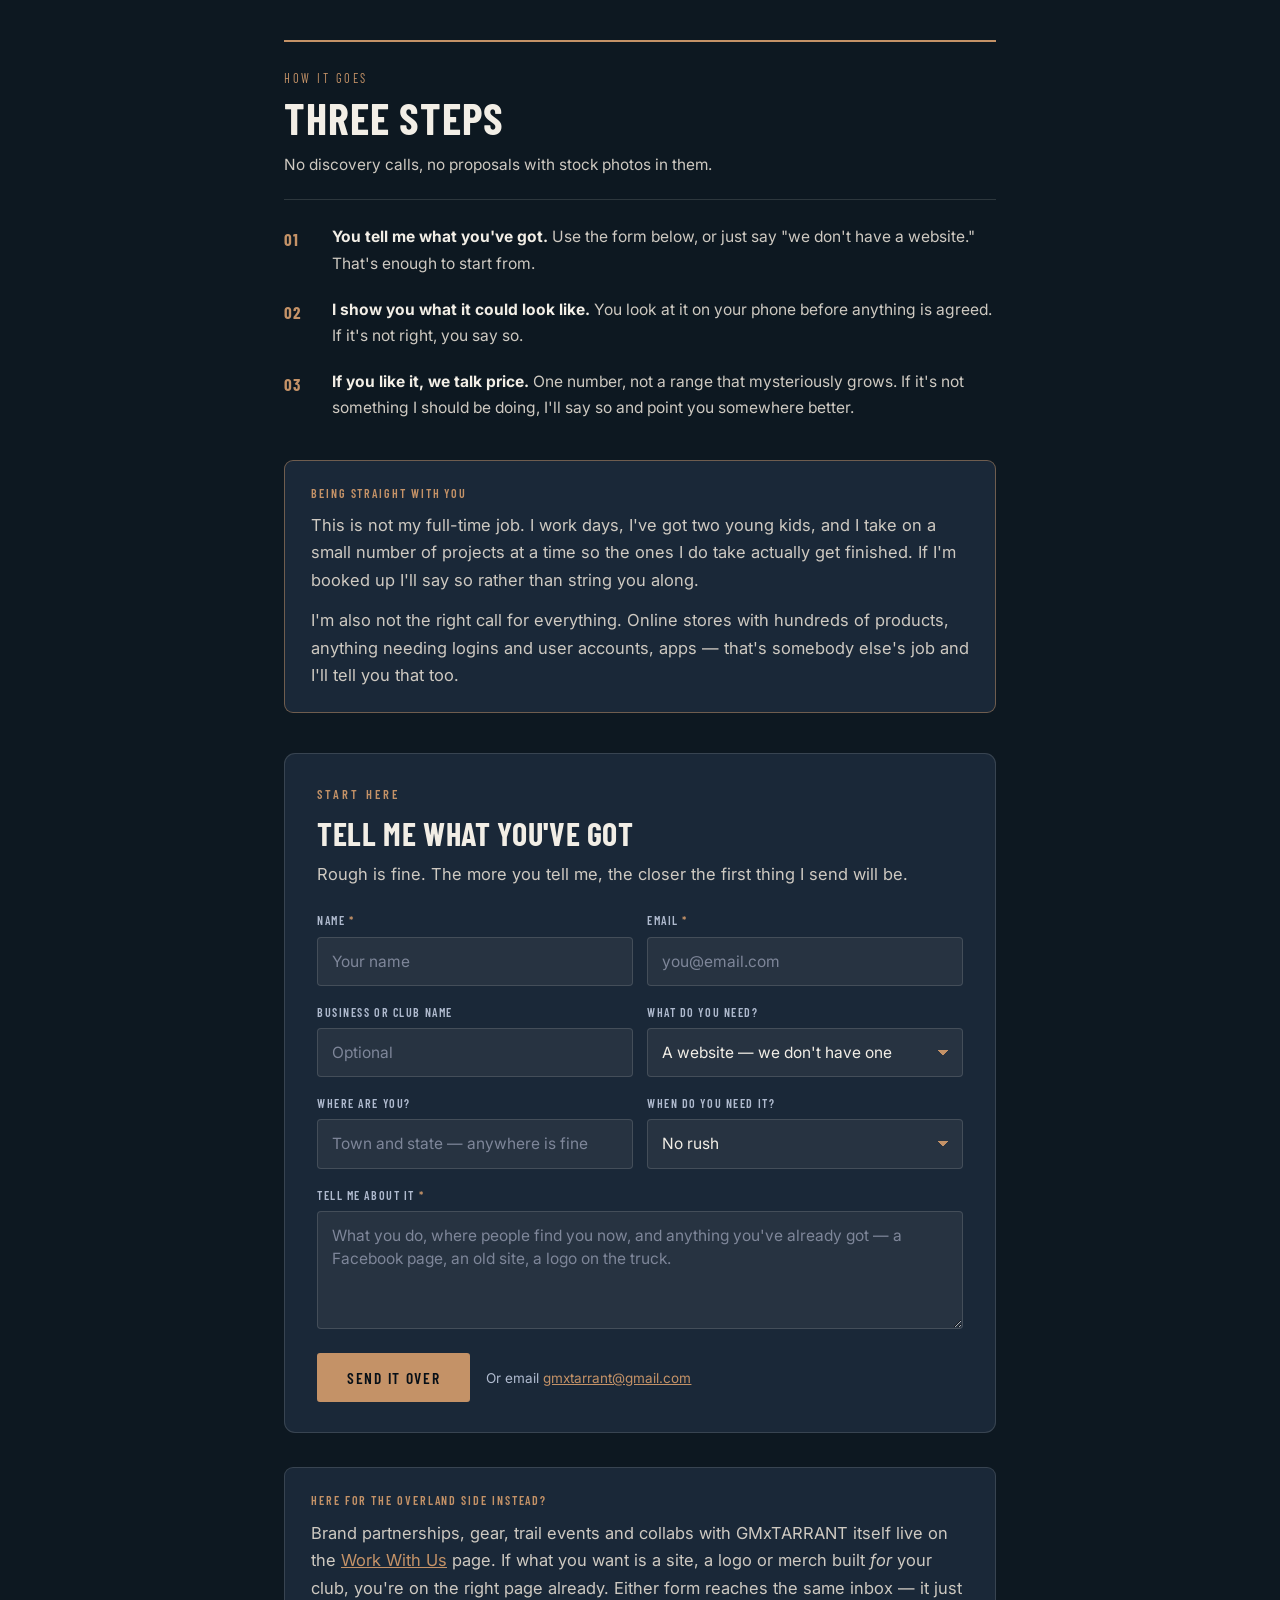
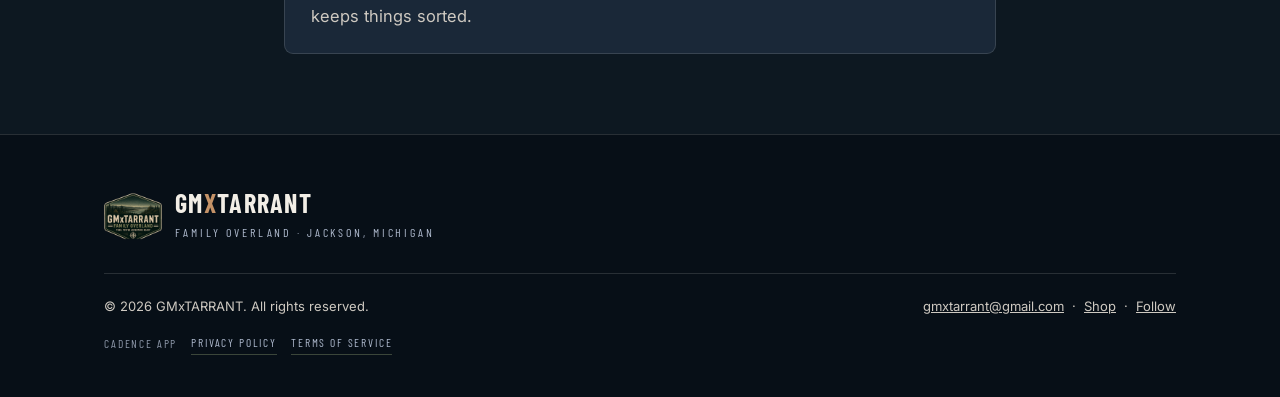
<file: media-designs.html>
<!DOCTYPE html>
<html lang="en">
<head>
<meta charset="UTF-8">
<meta name="viewport" content="width=device-width, initial-scale=1.0">
<title>GMx Media + Designs — Websites &amp; Branding, Jackson MI</title>
<meta name="description" content="Websites, social media and branding for small businesses and clubs. Based in Jackson, Michigan, working in and out of state. See it before you commit.">
<meta property="og:title" content="GMx Media + Designs">
<meta property="og:description" content="Websites, social media and branding for small businesses and clubs, in Michigan and out of state. You see it before you commit to anything.">
<meta property="og:type" content="website">
<meta property="og:url" content="https://gmxtarrant.com/media-designs.html">
<meta property="og:image" content="https://gmxtarrant.com/image/gmx/gmx-facebook-banner.png">
<meta name="twitter:card" content="summary_large_image">
<meta name="theme-color" content="#0D1821">
<!-- [EDIT] This page gets the GMx tab icon (the copper x), not the
     overland badge the rest of the site uses. Deliberate. -->
<link rel="icon" href="image/gmx/gmx-favicon.svg" type="image/svg+xml">
<link rel="icon" href="image/gmx/gmx-favicon-32.png" sizes="32x32">
<link rel="apple-touch-icon" href="image/gmx/gmx-favicon-180.png">
<link rel="preconnect" href="https://fonts.googleapis.com">
<link rel="preconnect" href="https://fonts.gstatic.com" crossorigin>
<link href="https://fonts.googleapis.com/css2?family=Barlow+Condensed:wght@500;600;700&family=Inter:wght@400;500;600;700&display=swap" rel="stylesheet">
<link rel="stylesheet" href="style.css">
</head>
<!-- [EDIT] class="gmx" is what repaints this page in the Media + Designs
     colours — near-black, bone and copper instead of the overland forest
     green. The rules live at the bottom of style.css under
     "GMx MEDIA + DESIGNS — PAGE SKIN". Remove the class and this page
     goes back to looking like the rest of the site. -->
<body class="gmx">
<a href="#main" class="sr">Skip to content</a>
<nav>
  <div class="inner">
    <a href="index.html" class="brand">
      <img src="image/badge-mark.png" alt="GMxTARRANT Family Overland">
      <span class="txt">GM<span class="x">x</span>TARRANT</span>
    </a>
    <button class="menubtn" id="menubtn" aria-expanded="false" aria-controls="navlist">Menu</button>
    <ul id="navlist">
      <li><a href="trails/index.html">Trail Guides</a></li>
      <li><a href="camping.html">Camping</a></li>
      <li><a href="gear.html">Gear</a></li>
      <li><a href="index.html#about">About</a></li>
      <li><a href="media-designs.html">Media + Designs</a></li>
      <li><a href="work-with-us.html">Work With Us</a></li>
      <li><a href="index.html#shop" class="navshop">Shop</a></li>
    </ul>
  </div>
</nav>

<main id="main">

<!-- ================================================================
     [EDIT] THE HERO
     The angled navy panels and the copper stripe are drawn right here as
     an SVG rather than loaded as a picture, so they stay razor sharp on
     any screen and cost nothing to download.
     The shape is anchored to the LEFT edge and scales with the height of
     the header, so the angles stay the same from a phone to a wide
     monitor instead of squashing flat.
     To change the colours, edit the stop-color values below. To change
     the angles, edit the "points" numbers — they are measured on a
     700 wide by 440 tall grid, counted from the top-left corner, as
     x,y pairs going around the shape.
     ================================================================ -->
<div class="pagehead gmxhead">
  <svg class="gmxpanels" viewBox="0 0 700 440" preserveAspectRatio="xMidYMid meet"
       aria-hidden="true" focusable="false">
    <defs>
      <linearGradient id="gmxp1" x1="1" y1="0" x2="0.1" y2="1">
        <stop offset="0" stop-color="#17375F"/><stop offset="1" stop-color="#0E2340"/>
      </linearGradient>
      <linearGradient id="gmxp2" x1="1" y1="1" x2="0" y2="0.2">
        <stop offset="0" stop-color="#122F4F"/><stop offset="1" stop-color="#0B1E35"/>
      </linearGradient>
    </defs>
    <polygon points="700,0 400,0 700,136" fill="url(#gmxp1)"/>
    <polygon class="gmxlower" points="700,272 370,440 700,440" fill="url(#gmxp2)"/>
    <polygon points="448,26 443,26 651,120 656,120" fill="#C49267"/>
  </svg>
  <div class="inner">
    <a class="backlink" href="index.html">&larr; Home</a>
    <!-- [EDIT] The logo IS the heading here, which is why there is no
         "GMx Media + Designs" in text underneath it — it would read twice.
         The alt text carries the name for Google and for screen readers.
         Artwork: image/gmx/gmx-lockup-hero.svg — the copper GM / blue x
         version. The plain pack lockup is still beside it as
         image/gmx/gmx-lockup.svg if you ever want to swap back.
         It is vector, so it stays sharp at any size; the width is capped in
         style.css, not here. The background is transparent on purpose, so
         it sits on whatever colour is behind it. The full identity pack,
         including versions for light backgrounds and for print, is in
         Projects/gmxtarrant-media/brand/gmx-identity-v3. -->
    <h1 class="gmxlock"><img src="image/gmx/gmx-lockup-hero.svg" width="252" height="121"
      alt="GMx Media + Designs"></h1>
    <p class="lede" style="margin-top:14px">Websites, social media and branding for small
    businesses and clubs. Based in Jackson, Michigan; not limited to it. One person, answers
    his own phone.</p>
  </div>
</div>

<div class="wwu">

  <div class="intro">
    <!-- [EDIT] This page is written as "I", not "we". The rest of the site is Josh
         and Kyla together; this is the shop side and it's one person. Deliberate. -->
    <p>I build websites for small businesses and clubs that don't have one &mdash; and fix the
    ones that stopped getting updated in 2012.</p>
    <p>Most of the shops, contractors, restaurants and clubs I talk to are busy being good at
    the thing they actually do. The website is the part nobody got to. That's fair. It's also costing
    them work, because everybody under fifty checks a phone before they call.</p>
    <p><strong style="color:var(--cream)">GMx Media + Designs is the shop side of GMxTARRANT
    &mdash; same person, same outfit, same email.</strong> If you got here from the overland
    side of this site, that's why the name changed.</p>
  </div>

  <div class="gpart" style="margin-top:46px">
    <div class="k">How This Works</div>
    <h2 class="pt">You See It Before You Commit</h2>
    <p>Nobody should have to imagine what they're buying.</p>
  </div>

  <div class="callout" style="margin-top:26px">
    <div class="k">Where To Start</div>
    <p style="margin-bottom:12px">Tell me about your business and I'll show you what it could
    look like &mdash; before you commit to anything. No meeting to sit through, no proposal to
    read, nothing to sign to find out whether we're a fit.</p>
    <p style="margin:0">I'd rather show you than describe it. If what I put in front of you
    isn't right, you say so and we're done, no hard feelings.</p>
  </div>

  <div class="gpart" style="margin-top:52px">
    <div class="k">What I Do</div>
    <h2 class="pt">Three Things</h2>
    <p>You're hiring a person, not an agency. My name, my number, my email &mdash; not a ticket
    number, not an account manager who changes every six months, not a support queue where you
    explain your own business from scratch every time you call.</p>
  </div>

  <div class="who" style="grid-template-columns:1fr;gap:18px;margin-top:26px">
    <div class="w">
      <div class="k">Small Business Websites</div>
      <p style="margin-bottom:12px">A real website, built to work on a phone first. Menus people
      can read, forms that actually reach you, photos of the work you've done. Built for
      businesses and clubs that have nothing, or something that hasn't been touched in a
      decade.</p>
      <p style="margin-bottom:12px">Hand-written, so there's no WordPress underneath it and
      nothing that needs patching every few weeks just to keep working.</p>
      <p style="margin-bottom:12px">Hosting is handled &mdash; at the traffic a local business
      actually gets, it costs nothing to run, and I set it up in your name so it stays that way.</p>
      <p style="margin-bottom:12px"><strong style="color:var(--cream)">And it doesn't go
      stale.</strong> New hours, a new menu, a price change, a photo of the job you finished last
      week &mdash; send me a message and it's on the site in a day or two. Weekly, if that's what
      your business needs. You're not filing a ticket and waiting a month to fix a typo.</p>
      <p style="margin:0">You own the files, the domain and the accounts. Nothing is locked to me
      &mdash; if you ever want somebody else to take it over, they can.</p>
    </div>

    <div class="w">
      <div class="k">Social Media Management</div>
      <p style="margin:0">Posting, replies and monthly content for businesses and clubs that
      know they should be on Facebook and Instagram but never find the hour. You keep doing the work
      &mdash; I make sure people see it.</p>
    </div>

    <div class="w">
      <div class="k">Logos, Branding &amp; Print</div>
      <p style="margin:0">Logos, menus, signage, business cards, truck lettering, club patches
      and decals. The stuff that
      has to look like it belongs to the same business as everything else. Built as real vector
      art at the size it's getting cut or printed &mdash; and in a version that still reads at
      profile-picture size, because a mark that turns to mush when it's small isn't finished.</p>
    </div>
  </div>

  <div class="callout" style="margin-top:34px">
    <div class="k">Three Things I Find On Almost Every Local Site</div>
    <p style="margin-bottom:10px"><strong style="color:var(--cream)">It was built for a desktop
    computer.</strong> Most of the people looking at it are on a phone, turning it sideways,
    giving up.</p>
    <p style="margin-bottom:10px"><strong style="color:var(--cream)">There's no way to reach you
    but a phone number.</strong> Plenty of people will send a message at 9pm who will never make
    a call at 9am. That's a lost job you never knew existed.</p>
    <p style="margin:0"><strong style="color:var(--cream)">The menu or price list is inside a
    photo.</strong> Google can't read a photo, and nobody can forward one to their spouse and
    have it be useful.</p>
  </div>

  <div class="gpart" style="margin-top:52px">
    <div class="k">Where</div>
    <h2 class="pt">Jackson Is Home. It Isn't The Limit.</h2>
    <p>Businesses and clubs, in Michigan and well outside it.</p>
  </div>

  <div class="callout" style="margin-top:26px">
    <div class="k">In Person</div>
    <p style="margin-bottom:12px">I'm in Jackson County. If you're in Jackson, Brooklyn, Spring
    Arbor, Eaton Rapids, Grass Lake, Napoleon, Michigan Center or Concord, I can come stand in
    your shop and look at the thing you're trying to describe to me.</p>
    <p style="margin:0"><strong style="color:var(--cream)">Everywhere else is the same job over
    a screen.</strong> Most of this work is messages, email and the odd phone call no matter who
    you are &mdash; and that doesn't change whether you're ten minutes away or three states over.
    Michigan, out of state, or a club with members scattered across four of them: same work,
    same me.</p>
  </div>

  <div class="gpart" style="margin-top:52px">
    <div class="k">How It Goes</div>
    <h2 class="pt">Three Steps</h2>
    <p>No discovery calls, no proposals with stock photos in them.</p>
  </div>

  <ol class="steps" style="margin-top:24px;max-width:none">
    <li><strong style="color:var(--cream)">You tell me what you've got.</strong> Use the form
    below, or just say "we don't have a website." That's enough to start from.</li>
    <li><strong style="color:var(--cream)">I show you what it could look like.</strong> You
    look at it on your phone before anything is agreed. If it's not right, you say so.</li>
    <li><strong style="color:var(--cream)">If you like it, we talk price.</strong> One number,
    not a range that mysteriously grows. If it's not something I should be doing, I'll say so
    and point you somewhere better.</li>
  </ol>

  <div class="callout warn" style="margin-top:38px">
    <div class="k">Being Straight With You</div>
    <p style="margin-bottom:12px">This is not my full-time job. I work days, I've got two young
    kids, and I take on a small number of projects at a time so the ones I do take actually get
    finished. If I'm booked up I'll say so rather than string you along.</p>
    <p style="margin:0">I'm also not the right call for everything. Online stores with hundreds
    of products, anything needing logins and user accounts, apps &mdash; that's somebody else's
    job and I'll tell you that too.</p>
  </div>

  <!-- ================================================================
       [EDIT] TURN THE FORM ON — about 2 minutes, free.
         1. Go to web3forms.com
         2. Enter gmxtarrant@gmail.com and create
         3. They email you an access key
         4. Replace PASTE_YOUR_WEB3FORMS_KEY_HERE below with that key
       Use the SAME key as index.html and work-with-us.html — one key covers
       every form on the site. The subject line is different on this one so
       Media + Designs inquiries are easy to spot in your inbox.
       Until the key is in, the form tells people to email you instead of
       failing quietly.
       ================================================================ -->
  <div class="wwucard" style="margin-top:40px">
    <div class="eyebrow">Start Here</div>
    <h2 style="font-size:clamp(24px,3.6vw,32px);margin-bottom:10px">Tell Me What You've Got</h2>
    <p style="color:var(--creamdim);margin-bottom:6px">Rough is fine. The more you tell me, the
    closer the first thing I send will be.</p>

    <form id="mdForm" novalidate style="margin-top:22px">
      <input type="hidden" name="access_key" value="PASTE_YOUR_WEB3FORMS_KEY_HERE">
      <input type="hidden" name="subject" value="New GMx Media + Designs inquiry from gmxtarrant.com">
      <input type="hidden" name="from_name" value="GMx Media + Designs">
      <input type="checkbox" name="botcheck" class="hp" tabindex="-1" autocomplete="off">

      <div class="fieldrow">
        <div class="field">
          <label for="m-name">Name <span class="req">*</span></label>
          <input id="m-name" name="name" type="text" required autocomplete="name" placeholder="Your name">
        </div>
        <div class="field">
          <label for="m-email">Email <span class="req">*</span></label>
          <input id="m-email" name="email" type="email" required autocomplete="email" placeholder="you@email.com">
        </div>
      </div>

      <div class="fieldrow">
        <div class="field">
          <label for="m-co">Business Or Club Name</label>
          <input id="m-co" name="company" type="text" placeholder="Optional">
        </div>
        <div class="field">
          <label for="m-topic">What Do You Need?</label>
          <select id="m-topic" name="topic">
            <option>A website &mdash; we don't have one</option>
            <option>Replacing a site that's out of date</option>
            <option>Social media posting and replies</option>
            <option>A logo or rebrand</option>
            <option>Menus, signage, cards or truck lettering</option>
            <option>Not sure yet &mdash; let's talk</option>
          </select>
        </div>
      </div>

      <div class="fieldrow">
        <div class="field">
          <label for="m-town">Where Are You?</label>
          <input id="m-town" name="town" type="text" placeholder="Town and state — anywhere is fine">
        </div>
        <div class="field">
          <label for="m-when">When Do You Need It?</label>
          <select id="m-when" name="timeline">
            <option>No rush</option>
            <option>Next month or so</option>
            <option>There's a date I have to hit</option>
          </select>
        </div>
      </div>

      <div class="field">
        <label for="m-msg">Tell Me About It <span class="req">*</span></label>
        <textarea id="m-msg" name="message" required placeholder="What you do, where people find you now, and anything you've already got — a Facebook page, an old site, a logo on the truck."></textarea>
      </div>

      <div class="formfoot">
        <button class="btn btn-p" type="submit" id="m-send">Send It Over</button>
        <span class="alt">Or email <a href="mailto:gmxtarrant@gmail.com">gmxtarrant@gmail.com</a></span>
      </div>

      <div class="formmsg" id="m-msgbox" role="status" aria-live="polite"></div>
    </form>
  </div>

  <div class="callout" style="margin:34px 0 60px">
    <div class="k">Here For The Overland Side Instead?</div>
    <p style="margin:0">Brand partnerships, gear, trail events and collabs with GMxTARRANT
    itself live on the <a href="work-with-us.html" style="color:var(--gold)">Work With Us</a>
    page. If what you want is a site, a logo or merch built <em>for</em> your club, you're on
    the right page already. Either form reaches the same inbox &mdash; it just keeps things
    sorted.</p>
  </div>

</div>

</main>

<footer>
  <div class="wrap">
    <div class="fmark">
      <img src="image/badge-mark.png" alt="">
      <div>
        <div class="fbrand">GM<span class="x">x</span>TARRANT</div>
        <div class="ftag">Family Overland &middot; Jackson, Michigan</div>
      </div>
    </div>
    <div class="frow">
      <div>&copy; <span id="yr">2026</span> GMxTARRANT. All rights reserved.</div>
      <div><a href="mailto:gmxtarrant@gmail.com">gmxtarrant@gmail.com</a> &nbsp;&middot;&nbsp;
        <a href="index.html#shop">Shop</a> &nbsp;&middot;&nbsp; <a href="index.html#follow">Follow</a></div>
    </div>

    <div class="flegal">
      <span>Cadence app</span>
      <a href="privacy.html">Privacy Policy</a>
      <a href="terms.html">Terms of Service</a>
    </div>
  </div>
</footer>
<script>
  var b=document.getElementById('menubtn'), l=document.getElementById('navlist');
  b.addEventListener('click',function(){var o=l.classList.toggle('open');b.setAttribute('aria-expanded',o?'true':'false');});
  l.addEventListener('click',function(e){if(e.target.tagName==='A'){l.classList.remove('open');b.setAttribute('aria-expanded','false');}});
  document.getElementById('yr').textContent=new Date().getFullYear();
</script>
<script>
  (function(){
    var form=document.getElementById('mdForm');
    if(!form) return;
    var box=document.getElementById('m-msgbox'), send=document.getElementById('m-send');
    var KEY=form.access_key.value, PH='PASTE_YOUR_WEB3FORMS_KEY_HERE';
    function say(k,t){ box.className='formmsg '+k; box.innerHTML=t; }
    form.addEventListener('submit',function(e){
      e.preventDefault();
      if(!form.checkValidity()){ form.reportValidity(); return; }
      if(KEY===PH){
        say('bad','This form isn\'t hooked up yet. Please email <a href="mailto:gmxtarrant@gmail.com">gmxtarrant@gmail.com</a> directly and I\'ll get right back to you.');
        return;
      }
      send.disabled=true; send.textContent='Sending...';
      fetch('https://api.web3forms.com/submit',{
        method:'POST',
        headers:{'Content-Type':'application/json','Accept':'application/json'},
        body:JSON.stringify(Object.fromEntries(new FormData(form)))
      }).then(function(r){return r.json();}).then(function(d){
        if(d.success){ form.reset(); say('ok','Got it. I usually come back within a day or two — thanks for reaching out.'); }
        else { say('bad','Something went wrong on my end. Please email <a href="mailto:gmxtarrant@gmail.com">gmxtarrant@gmail.com</a> instead.'); }
      }).catch(function(){
        say('bad','Couldn\'t send — check your connection, or email <a href="mailto:gmxtarrant@gmail.com">gmxtarrant@gmail.com</a> directly.');
      }).finally(function(){ send.disabled=false; send.textContent='Send It Over'; });
    });
  })();
</script>

</body>
</html>
</file>
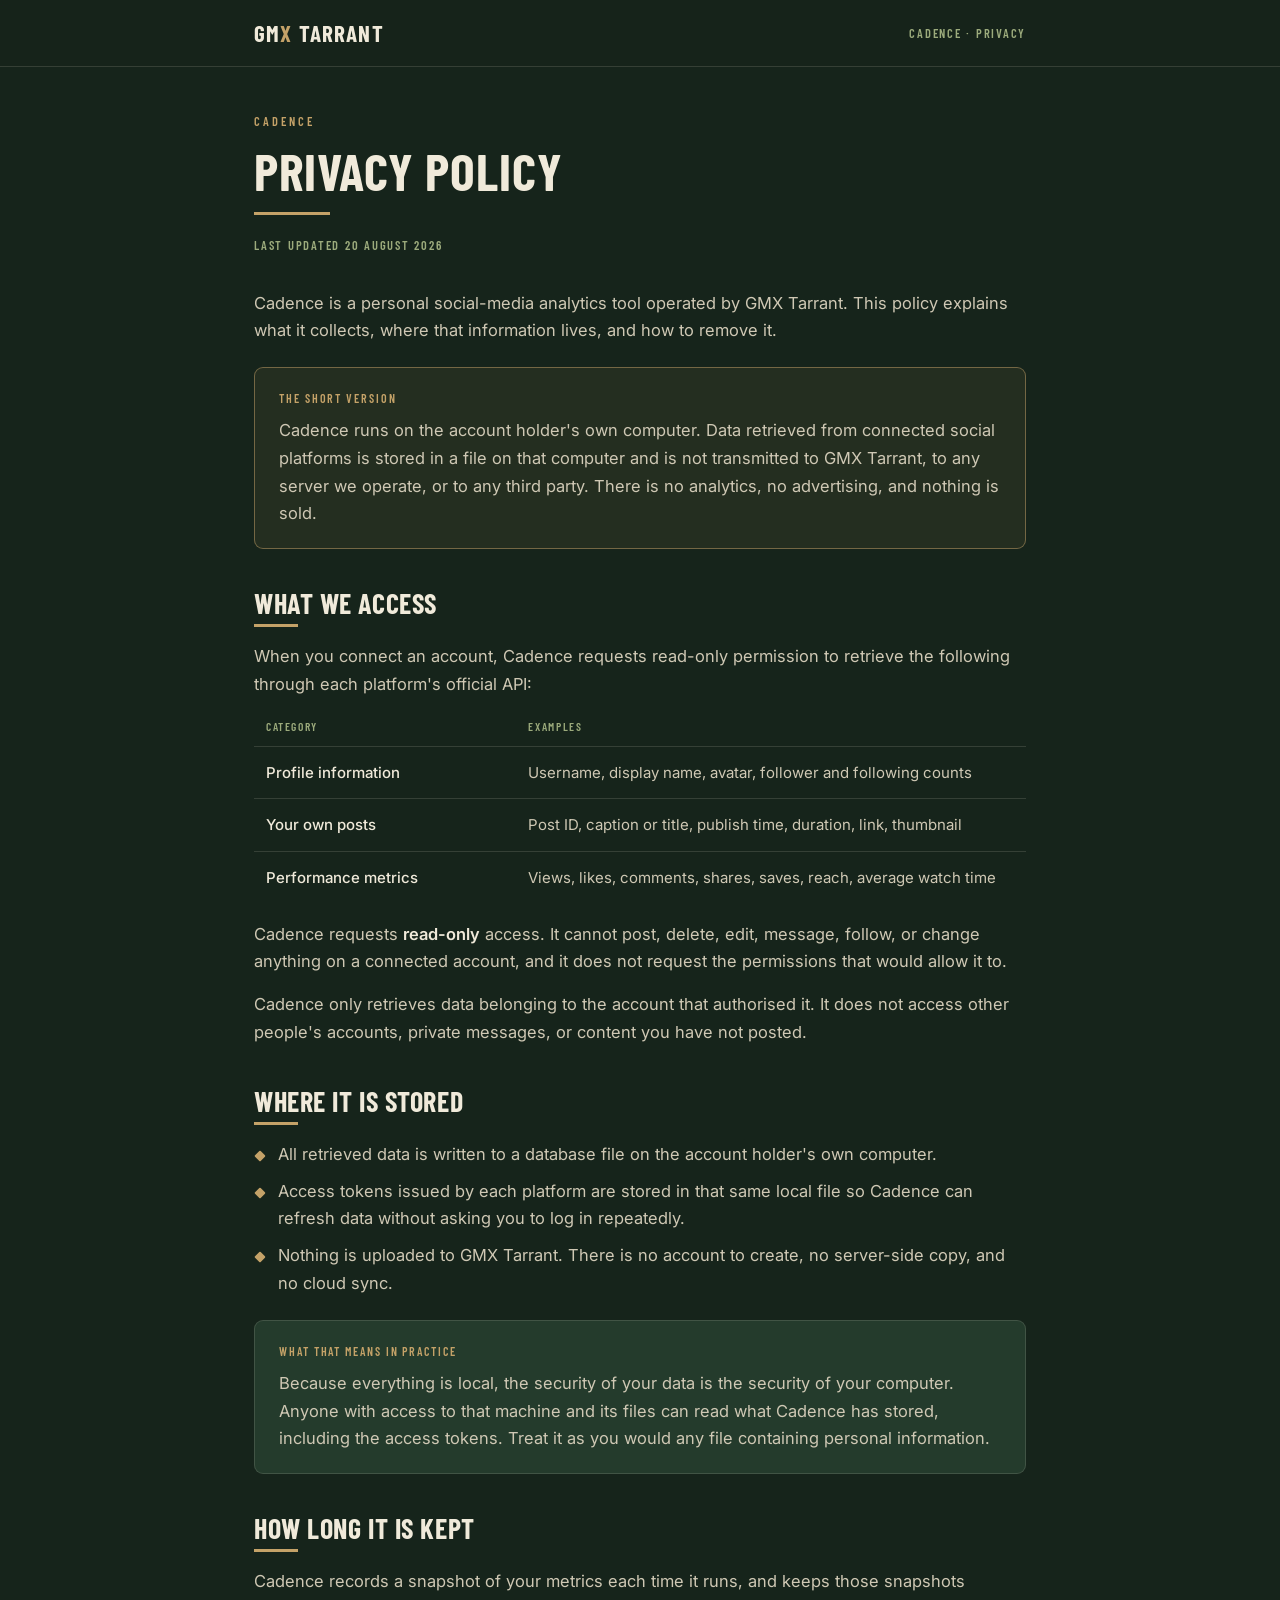
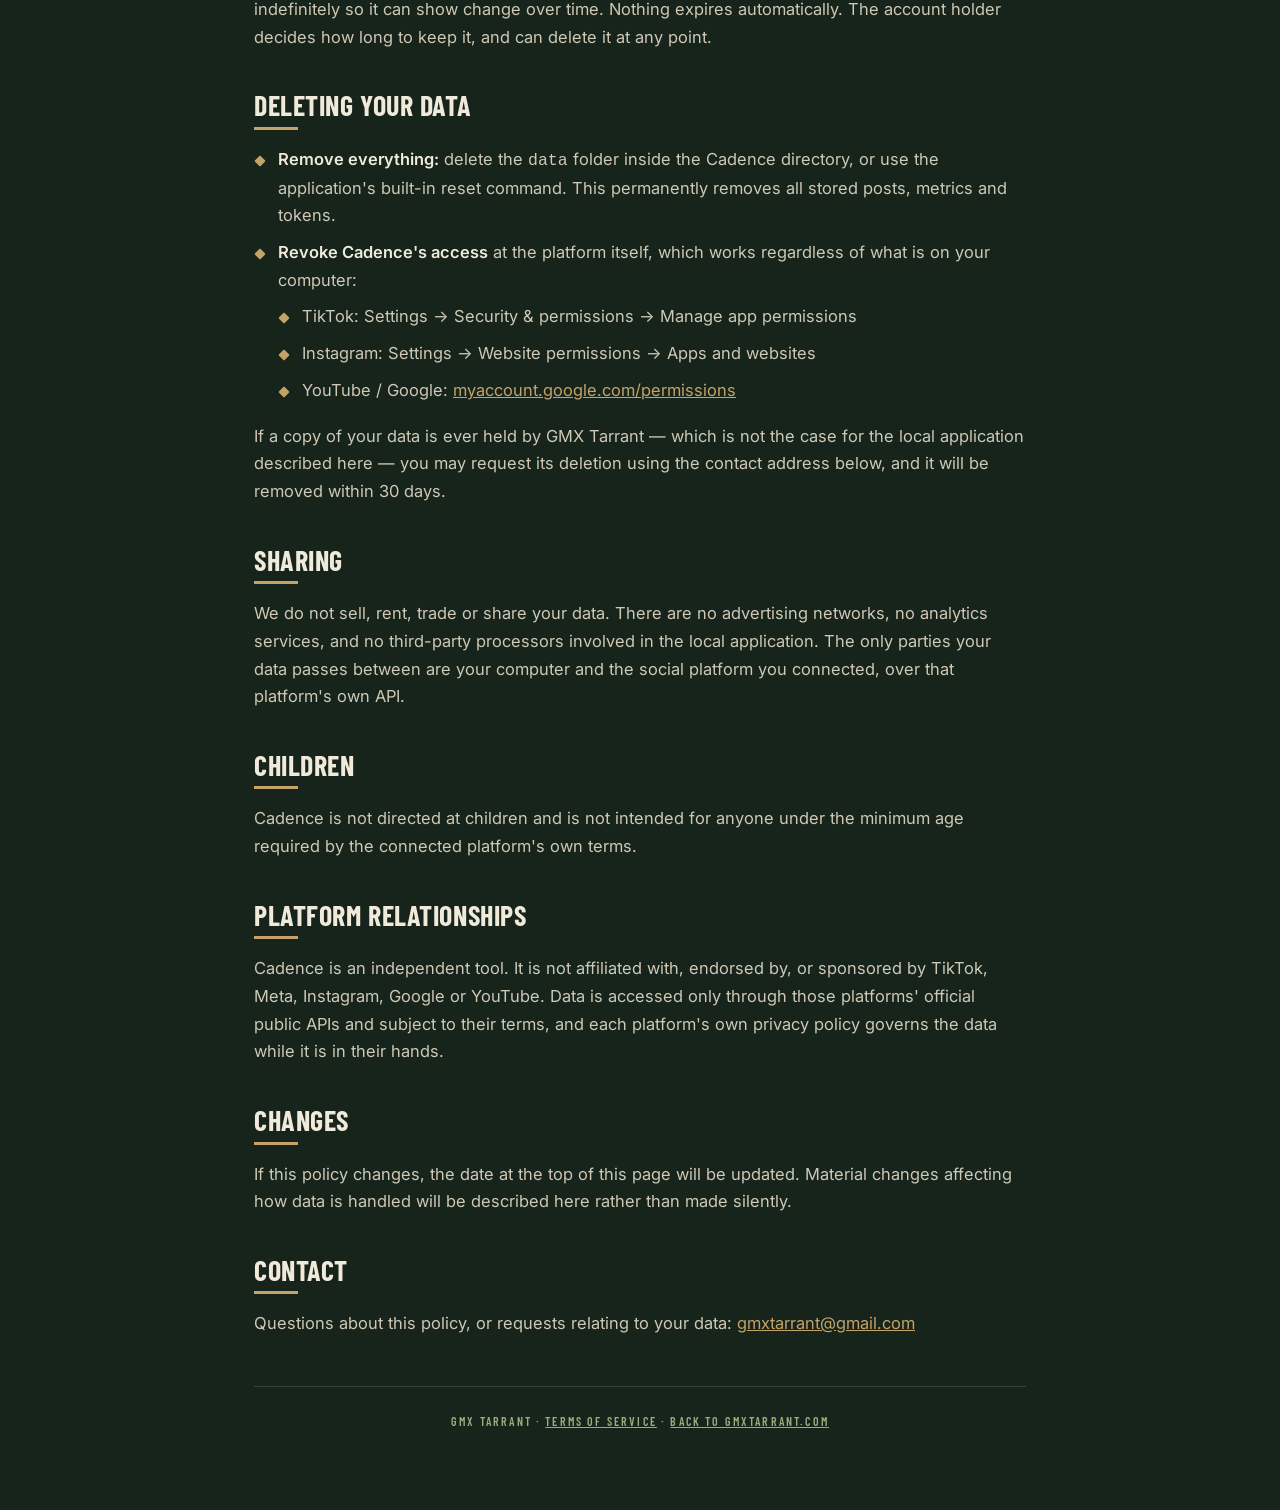
<file: privacy.html>
<!doctype html>
<html lang="en">
<head>
<meta charset="utf-8">
<meta name="viewport" content="width=device-width,initial-scale=1">
<title>Privacy Policy — Cadence by GMX Tarrant</title>
<link rel="preconnect" href="https://fonts.googleapis.com">
<link rel="preconnect" href="https://fonts.gstatic.com" crossorigin>
<link href="https://fonts.googleapis.com/css2?family=Barlow+Condensed:wght@600;700&family=Inter:wght@400;500;600&display=swap" rel="stylesheet">
<style>:root{--night:#16241B;--forest:#1E3226;--forest2:#243B2C;--cream:#F0EADA;
--creamdim:#CFC8B4;--sage:#8C9A6E;--sage-txt:#9CAB7C;--gold:#C4A268;
--gold-hi:#D6B87E;--line:rgba(240,234,218,.14);--max:820px}
*{box-sizing:border-box;margin:0;padding:0}
body{background:var(--night);color:var(--cream);font-family:'Inter',-apple-system,
BlinkMacSystemFont,'Segoe UI',Helvetica,Arial,sans-serif;font-size:16.5px;line-height:1.68;
-webkit-font-smoothing:antialiased}
h1,h2,h3{font-family:'Barlow Condensed','Oswald','Arial Narrow',Impact,sans-serif;
text-transform:uppercase;line-height:1.05;letter-spacing:.02em;font-weight:700}
.masthead{border-bottom:1px solid var(--line);background:rgba(22,36,27,.96)}
.masthead .inner{max-width:var(--max);margin:0 auto;padding:0 24px;height:66px;
display:flex;align-items:center;justify-content:space-between;gap:18px}
.brandmark{font-family:'Barlow Condensed','Arial Narrow',sans-serif;font-weight:700;
font-size:23px;letter-spacing:.05em;text-transform:uppercase;color:var(--cream);line-height:1}
.brandmark .x{color:var(--gold)}
a.brandmark{text-decoration:none;display:inline-block;transition:.15s}
a.brandmark:hover{color:var(--gold-hi)}
a.brandmark:focus-visible{outline:2px solid var(--gold);outline-offset:4px;border-radius:2px}
.masthead .meta{font-family:'Barlow Condensed','Arial Narrow',sans-serif;
text-transform:uppercase;letter-spacing:.14em;font-size:12.5px;color:var(--sage-txt);font-weight:600}
.wrap{max-width:var(--max);margin:0 auto;padding:44px 24px 80px}
.eyebrow{font-family:'Barlow Condensed','Arial Narrow',sans-serif;text-transform:uppercase;
letter-spacing:.24em;font-size:12.5px;color:var(--gold);font-weight:600;margin-bottom:11px}
h1{font-size:clamp(34px,6vw,52px);margin-bottom:14px}
.rule{width:76px;height:3px;background:var(--gold);margin-bottom:20px}
.updated{font-family:'Barlow Condensed','Arial Narrow',sans-serif;text-transform:uppercase;
letter-spacing:.14em;font-size:12.5px;color:var(--sage-txt);font-weight:600;margin-bottom:34px}
h2{font-size:clamp(22px,3.4vw,28px);color:var(--cream);margin:40px 0 6px}
h2+.rule{width:44px;margin-bottom:16px}
p{margin-bottom:15px;color:var(--creamdim)}
strong{color:var(--cream);font-weight:600}
a{color:var(--gold)}
ul{margin:0 0 18px;list-style:none;padding:0}
li{position:relative;padding-left:24px;margin-bottom:9px;color:var(--creamdim)}
li::before{content:"";position:absolute;left:2px;top:11px;width:8px;height:8px;
background:var(--gold);border-radius:1px;transform:rotate(45deg)}
.callout{background:var(--forest2);border:1px solid var(--line);border-radius:9px;
padding:20px 24px;margin:22px 0}
.callout.gold{border-color:rgba(196,162,104,.5);background:rgba(196,162,104,.08)}
.callout .k{font-family:'Barlow Condensed','Arial Narrow',sans-serif;text-transform:uppercase;
letter-spacing:.16em;font-size:12px;color:var(--gold);font-weight:600;margin-bottom:9px}
.callout p:last-child{margin-bottom:0}
table{border-collapse:separate;border-spacing:0;width:100%;margin:18px 0;font-size:15px}
th{text-align:left;font-family:'Barlow Condensed','Arial Narrow',sans-serif;
text-transform:uppercase;letter-spacing:.14em;font-size:11.5px;color:var(--sage-txt);
font-weight:600;padding:0 12px 10px;border-bottom:1px solid var(--line)}
td{padding:13px 12px;border-bottom:1px solid var(--line);vertical-align:top;color:var(--creamdim)}
tr:last-child td{border-bottom:none}
td:first-child{color:var(--cream);font-weight:500;width:34%}
footer{border-top:1px solid var(--line);margin-top:48px;padding-top:24px;
font-family:'Barlow Condensed','Arial Narrow',sans-serif;text-transform:uppercase;
letter-spacing:.18em;font-size:12px;color:var(--sage-txt);text-align:center;font-weight:600}
footer a{color:var(--sage-txt)}</style>
</head>
<body>
<div class="masthead"><div class="inner">
  <a class="brandmark" href="index.html">GM<span class="x">X</span> TARRANT</a>
  <div class="meta">Cadence &middot; Privacy</div>
</div></div>

<div class="wrap">
<div class="eyebrow">Cadence</div>
<h1>Privacy Policy</h1>
<div class="rule"></div>
<p class="updated">Last updated 20 August 2026</p>

<p>Cadence is a personal social-media analytics tool operated by GMX Tarrant. This
policy explains what it collects, where that information lives, and how to remove it.</p>

<div class="callout gold">
  <div class="k">The short version</div>
  <p>Cadence runs on the account holder's own computer. Data retrieved from connected
  social platforms is stored in a file on that computer and is not transmitted to GMX
  Tarrant, to any server we operate, or to any third party. There is no analytics,
  no advertising, and nothing is sold.</p>
</div>

<h2>What we access</h2><div class="rule"></div>
<p>When you connect an account, Cadence requests read-only permission to retrieve the
following through each platform's official API:</p>

<table>
<tr><th>Category</th><th>Examples</th></tr>
<tr><td>Profile information</td><td>Username, display name, avatar, follower and following counts</td></tr>
<tr><td>Your own posts</td><td>Post ID, caption or title, publish time, duration, link, thumbnail</td></tr>
<tr><td>Performance metrics</td><td>Views, likes, comments, shares, saves, reach, average watch time</td></tr>
</table>

<p>Cadence requests <strong>read-only</strong> access. It cannot post, delete, edit,
message, follow, or change anything on a connected account, and it does not request
the permissions that would allow it to.</p>

<p>Cadence only retrieves data belonging to the account that authorised it. It does
not access other people's accounts, private messages, or content you have not posted.</p>

<h2>Where it is stored</h2><div class="rule"></div>
<ul>
<li>All retrieved data is written to a database file on the account holder's own computer.</li>
<li>Access tokens issued by each platform are stored in that same local file so Cadence
can refresh data without asking you to log in repeatedly.</li>
<li>Nothing is uploaded to GMX Tarrant. There is no account to create, no server-side
copy, and no cloud sync.</li>
</ul>

<div class="callout">
  <div class="k">What that means in practice</div>
  <p>Because everything is local, the security of your data is the security of your
  computer. Anyone with access to that machine and its files can read what Cadence has
  stored, including the access tokens. Treat it as you would any file containing
  personal information.</p>
</div>

<h2>How long it is kept</h2><div class="rule"></div>
<p>Cadence records a snapshot of your metrics each time it runs, and keeps those
snapshots indefinitely so it can show change over time. Nothing expires automatically.
The account holder decides how long to keep it, and can delete it at any point.</p>

<h2>Deleting your data</h2><div class="rule"></div>
<ul>
<li><strong>Remove everything:</strong> delete the <code>data</code> folder inside the
Cadence directory, or use the application's built-in reset command. This permanently
removes all stored posts, metrics and tokens.</li>
<li><strong>Revoke Cadence's access</strong> at the platform itself, which works
regardless of what is on your computer:
  <ul style="margin-top:9px">
  <li>TikTok: Settings &rarr; Security &amp; permissions &rarr; Manage app permissions</li>
  <li>Instagram: Settings &rarr; Website permissions &rarr; Apps and websites</li>
  <li>YouTube / Google: <a href="https://myaccount.google.com/permissions">myaccount.google.com/permissions</a></li>
  </ul>
</li>
</ul>
<p>If a copy of your data is ever held by GMX Tarrant — which is not the case for the
local application described here — you may request its deletion using the contact
address below, and it will be removed within 30 days.</p>

<h2>Sharing</h2><div class="rule"></div>
<p>We do not sell, rent, trade or share your data. There are no advertising networks,
no analytics services, and no third-party processors involved in the local application.
The only parties your data passes between are your computer and the social platform
you connected, over that platform's own API.</p>

<h2>Children</h2><div class="rule"></div>
<p>Cadence is not directed at children and is not intended for anyone under the minimum
age required by the connected platform's own terms.</p>

<h2>Platform relationships</h2><div class="rule"></div>
<p>Cadence is an independent tool. It is not affiliated with, endorsed by, or sponsored
by TikTok, Meta, Instagram, Google or YouTube. Data is accessed only through those
platforms' official public APIs and subject to their terms, and each platform's own
privacy policy governs the data while it is in their hands.</p>

<h2>Changes</h2><div class="rule"></div>
<p>If this policy changes, the date at the top of this page will be updated. Material
changes affecting how data is handled will be described here rather than made silently.</p>

<h2>Contact</h2><div class="rule"></div>
<p>Questions about this policy, or requests relating to your data:
<a href="mailto:gmxtarrant@gmail.com">gmxtarrant@gmail.com</a></p>

<footer>GMX Tarrant &middot; <a href="terms.html">Terms of Service</a> &middot; <a href="index.html">Back to gmxtarrant.com</a></footer>
</div>
</body>
</html>
</file>
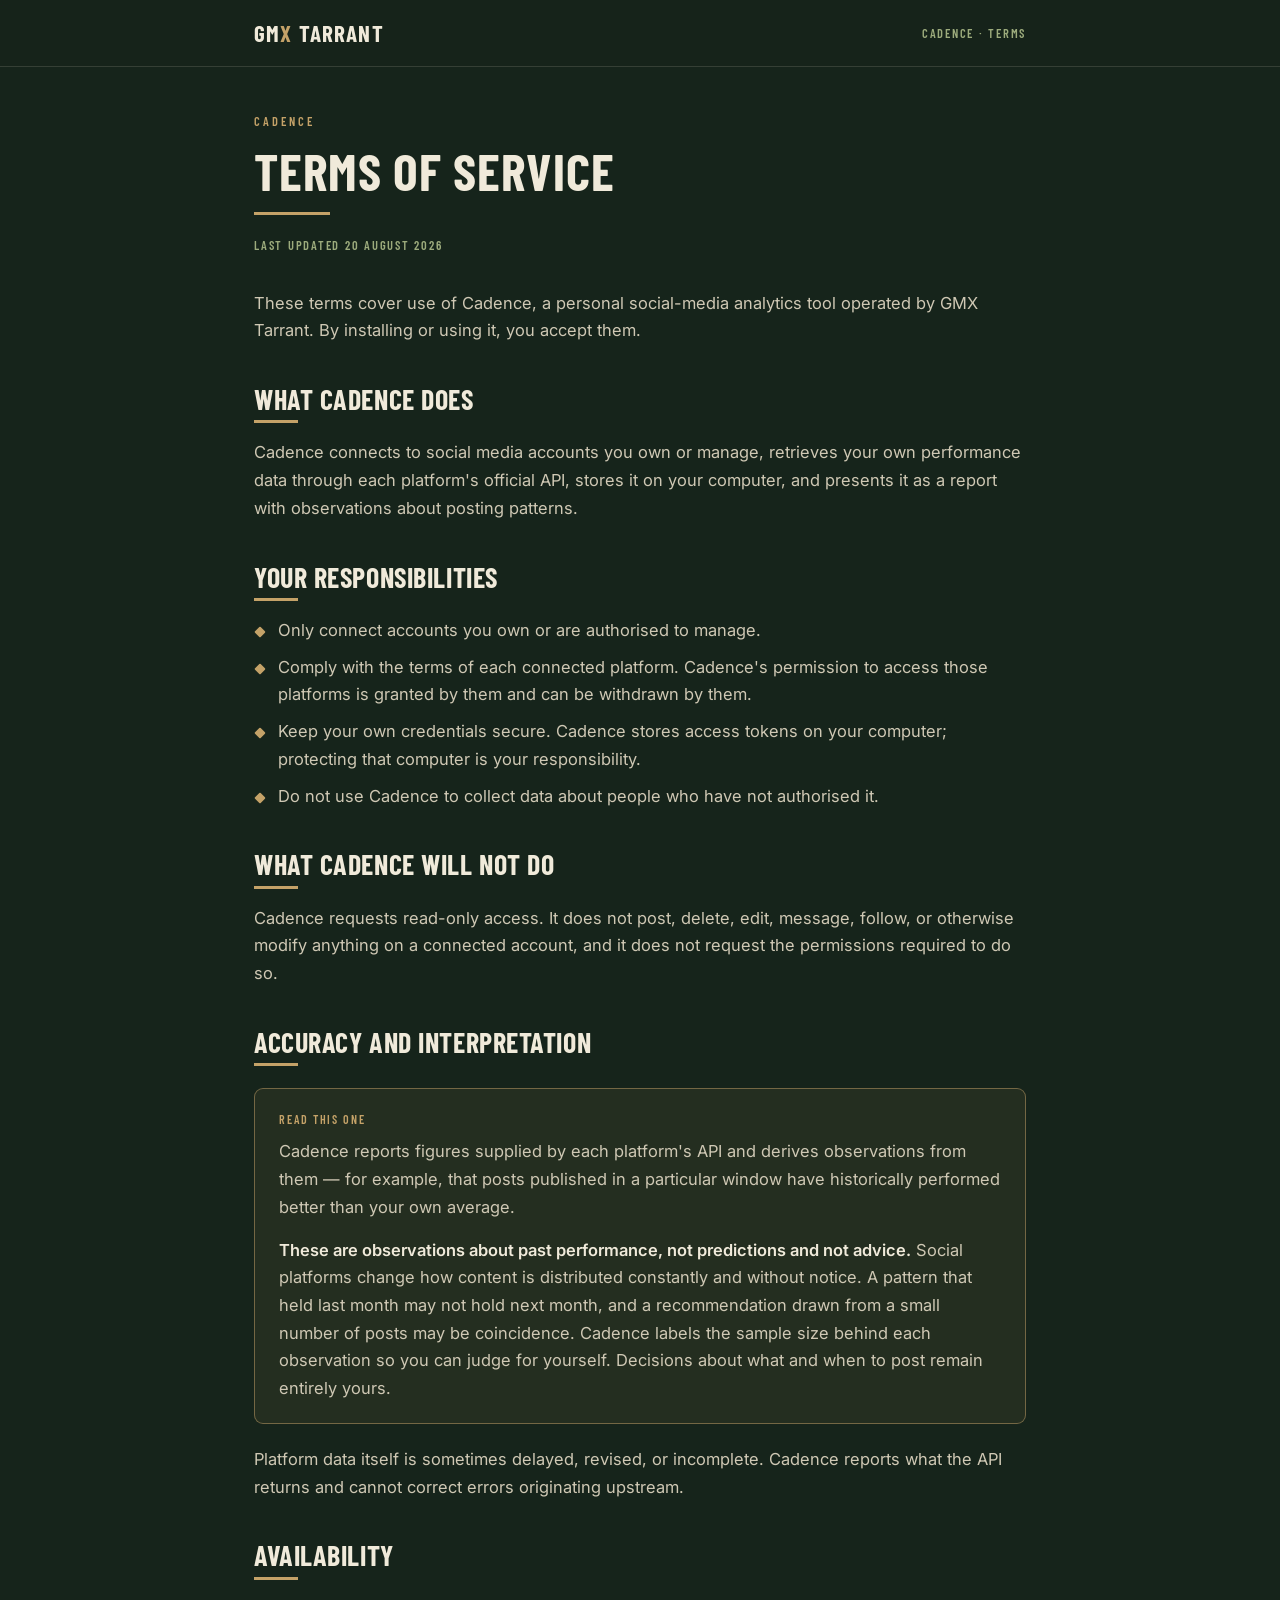
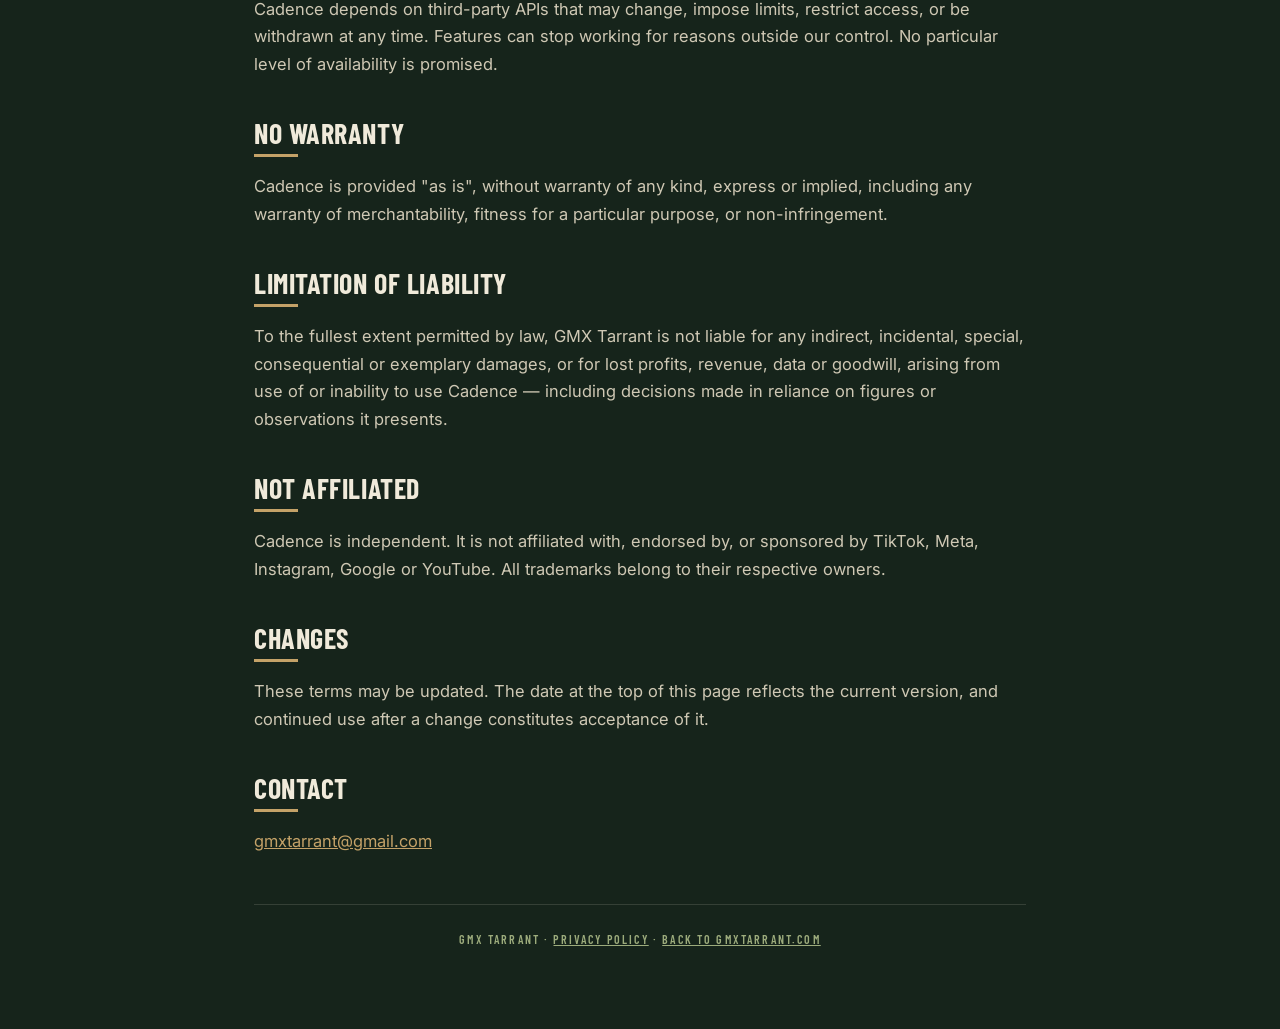
<file: terms.html>
<!doctype html>
<html lang="en">
<head>
<meta charset="utf-8">
<meta name="viewport" content="width=device-width,initial-scale=1">
<title>Terms of Service — Cadence by GMX Tarrant</title>
<link rel="preconnect" href="https://fonts.googleapis.com">
<link rel="preconnect" href="https://fonts.gstatic.com" crossorigin>
<link href="https://fonts.googleapis.com/css2?family=Barlow+Condensed:wght@600;700&family=Inter:wght@400;500;600&display=swap" rel="stylesheet">
<style>:root{--night:#16241B;--forest:#1E3226;--forest2:#243B2C;--cream:#F0EADA;
--creamdim:#CFC8B4;--sage:#8C9A6E;--sage-txt:#9CAB7C;--gold:#C4A268;
--gold-hi:#D6B87E;--line:rgba(240,234,218,.14);--max:820px}
*{box-sizing:border-box;margin:0;padding:0}
body{background:var(--night);color:var(--cream);font-family:'Inter',-apple-system,
BlinkMacSystemFont,'Segoe UI',Helvetica,Arial,sans-serif;font-size:16.5px;line-height:1.68;
-webkit-font-smoothing:antialiased}
h1,h2,h3{font-family:'Barlow Condensed','Oswald','Arial Narrow',Impact,sans-serif;
text-transform:uppercase;line-height:1.05;letter-spacing:.02em;font-weight:700}
.masthead{border-bottom:1px solid var(--line);background:rgba(22,36,27,.96)}
.masthead .inner{max-width:var(--max);margin:0 auto;padding:0 24px;height:66px;
display:flex;align-items:center;justify-content:space-between;gap:18px}
.brandmark{font-family:'Barlow Condensed','Arial Narrow',sans-serif;font-weight:700;
font-size:23px;letter-spacing:.05em;text-transform:uppercase;color:var(--cream);line-height:1}
.brandmark .x{color:var(--gold)}
a.brandmark{text-decoration:none;display:inline-block;transition:.15s}
a.brandmark:hover{color:var(--gold-hi)}
a.brandmark:focus-visible{outline:2px solid var(--gold);outline-offset:4px;border-radius:2px}
.masthead .meta{font-family:'Barlow Condensed','Arial Narrow',sans-serif;
text-transform:uppercase;letter-spacing:.14em;font-size:12.5px;color:var(--sage-txt);font-weight:600}
.wrap{max-width:var(--max);margin:0 auto;padding:44px 24px 80px}
.eyebrow{font-family:'Barlow Condensed','Arial Narrow',sans-serif;text-transform:uppercase;
letter-spacing:.24em;font-size:12.5px;color:var(--gold);font-weight:600;margin-bottom:11px}
h1{font-size:clamp(34px,6vw,52px);margin-bottom:14px}
.rule{width:76px;height:3px;background:var(--gold);margin-bottom:20px}
.updated{font-family:'Barlow Condensed','Arial Narrow',sans-serif;text-transform:uppercase;
letter-spacing:.14em;font-size:12.5px;color:var(--sage-txt);font-weight:600;margin-bottom:34px}
h2{font-size:clamp(22px,3.4vw,28px);color:var(--cream);margin:40px 0 6px}
h2+.rule{width:44px;margin-bottom:16px}
p{margin-bottom:15px;color:var(--creamdim)}
strong{color:var(--cream);font-weight:600}
a{color:var(--gold)}
ul{margin:0 0 18px;list-style:none;padding:0}
li{position:relative;padding-left:24px;margin-bottom:9px;color:var(--creamdim)}
li::before{content:"";position:absolute;left:2px;top:11px;width:8px;height:8px;
background:var(--gold);border-radius:1px;transform:rotate(45deg)}
.callout{background:var(--forest2);border:1px solid var(--line);border-radius:9px;
padding:20px 24px;margin:22px 0}
.callout.gold{border-color:rgba(196,162,104,.5);background:rgba(196,162,104,.08)}
.callout .k{font-family:'Barlow Condensed','Arial Narrow',sans-serif;text-transform:uppercase;
letter-spacing:.16em;font-size:12px;color:var(--gold);font-weight:600;margin-bottom:9px}
.callout p:last-child{margin-bottom:0}
table{border-collapse:separate;border-spacing:0;width:100%;margin:18px 0;font-size:15px}
th{text-align:left;font-family:'Barlow Condensed','Arial Narrow',sans-serif;
text-transform:uppercase;letter-spacing:.14em;font-size:11.5px;color:var(--sage-txt);
font-weight:600;padding:0 12px 10px;border-bottom:1px solid var(--line)}
td{padding:13px 12px;border-bottom:1px solid var(--line);vertical-align:top;color:var(--creamdim)}
tr:last-child td{border-bottom:none}
td:first-child{color:var(--cream);font-weight:500;width:34%}
footer{border-top:1px solid var(--line);margin-top:48px;padding-top:24px;
font-family:'Barlow Condensed','Arial Narrow',sans-serif;text-transform:uppercase;
letter-spacing:.18em;font-size:12px;color:var(--sage-txt);text-align:center;font-weight:600}
footer a{color:var(--sage-txt)}</style>
</head>
<body>
<div class="masthead"><div class="inner">
  <a class="brandmark" href="index.html">GM<span class="x">X</span> TARRANT</a>
  <div class="meta">Cadence &middot; Terms</div>
</div></div>

<div class="wrap">
<div class="eyebrow">Cadence</div>
<h1>Terms of Service</h1>
<div class="rule"></div>
<p class="updated">Last updated 20 August 2026</p>

<p>These terms cover use of Cadence, a personal social-media analytics tool operated by
GMX Tarrant. By installing or using it, you accept them.</p>

<h2>What Cadence does</h2><div class="rule"></div>
<p>Cadence connects to social media accounts you own or manage, retrieves your own
performance data through each platform's official API, stores it on your computer, and
presents it as a report with observations about posting patterns.</p>

<h2>Your responsibilities</h2><div class="rule"></div>
<ul>
<li>Only connect accounts you own or are authorised to manage.</li>
<li>Comply with the terms of each connected platform. Cadence's permission to access
those platforms is granted by them and can be withdrawn by them.</li>
<li>Keep your own credentials secure. Cadence stores access tokens on your computer;
protecting that computer is your responsibility.</li>
<li>Do not use Cadence to collect data about people who have not authorised it.</li>
</ul>

<h2>What Cadence will not do</h2><div class="rule"></div>
<p>Cadence requests read-only access. It does not post, delete, edit, message, follow,
or otherwise modify anything on a connected account, and it does not request the
permissions required to do so.</p>

<h2>Accuracy and interpretation</h2><div class="rule"></div>
<div class="callout gold">
  <div class="k">Read this one</div>
  <p>Cadence reports figures supplied by each platform's API and derives observations
  from them — for example, that posts published in a particular window have historically
  performed better than your own average.</p>
  <p><strong>These are observations about past performance, not predictions and not
  advice.</strong> Social platforms change how content is distributed constantly and
  without notice. A pattern that held last month may not hold next month, and a
  recommendation drawn from a small number of posts may be coincidence. Cadence labels
  the sample size behind each observation so you can judge for yourself. Decisions about
  what and when to post remain entirely yours.</p>
</div>
<p>Platform data itself is sometimes delayed, revised, or incomplete. Cadence reports
what the API returns and cannot correct errors originating upstream.</p>

<h2>Availability</h2><div class="rule"></div>
<p>Cadence depends on third-party APIs that may change, impose limits, restrict access,
or be withdrawn at any time. Features can stop working for reasons outside our control.
No particular level of availability is promised.</p>

<h2>No warranty</h2><div class="rule"></div>
<p>Cadence is provided "as is", without warranty of any kind, express or implied,
including any warranty of merchantability, fitness for a particular purpose, or
non-infringement.</p>

<h2>Limitation of liability</h2><div class="rule"></div>
<p>To the fullest extent permitted by law, GMX Tarrant is not liable for any indirect,
incidental, special, consequential or exemplary damages, or for lost profits, revenue,
data or goodwill, arising from use of or inability to use Cadence — including decisions
made in reliance on figures or observations it presents.</p>

<h2>Not affiliated</h2><div class="rule"></div>
<p>Cadence is independent. It is not affiliated with, endorsed by, or sponsored by
TikTok, Meta, Instagram, Google or YouTube. All trademarks belong to their respective
owners.</p>

<h2>Changes</h2><div class="rule"></div>
<p>These terms may be updated. The date at the top of this page reflects the current
version, and continued use after a change constitutes acceptance of it.</p>

<h2>Contact</h2><div class="rule"></div>
<p><a href="mailto:gmxtarrant@gmail.com">gmxtarrant@gmail.com</a></p>

<footer>GMX Tarrant &middot; <a href="privacy.html">Privacy Policy</a> &middot; <a href="index.html">Back to gmxtarrant.com</a></footer>
</div>
</body>
</html>
</file>
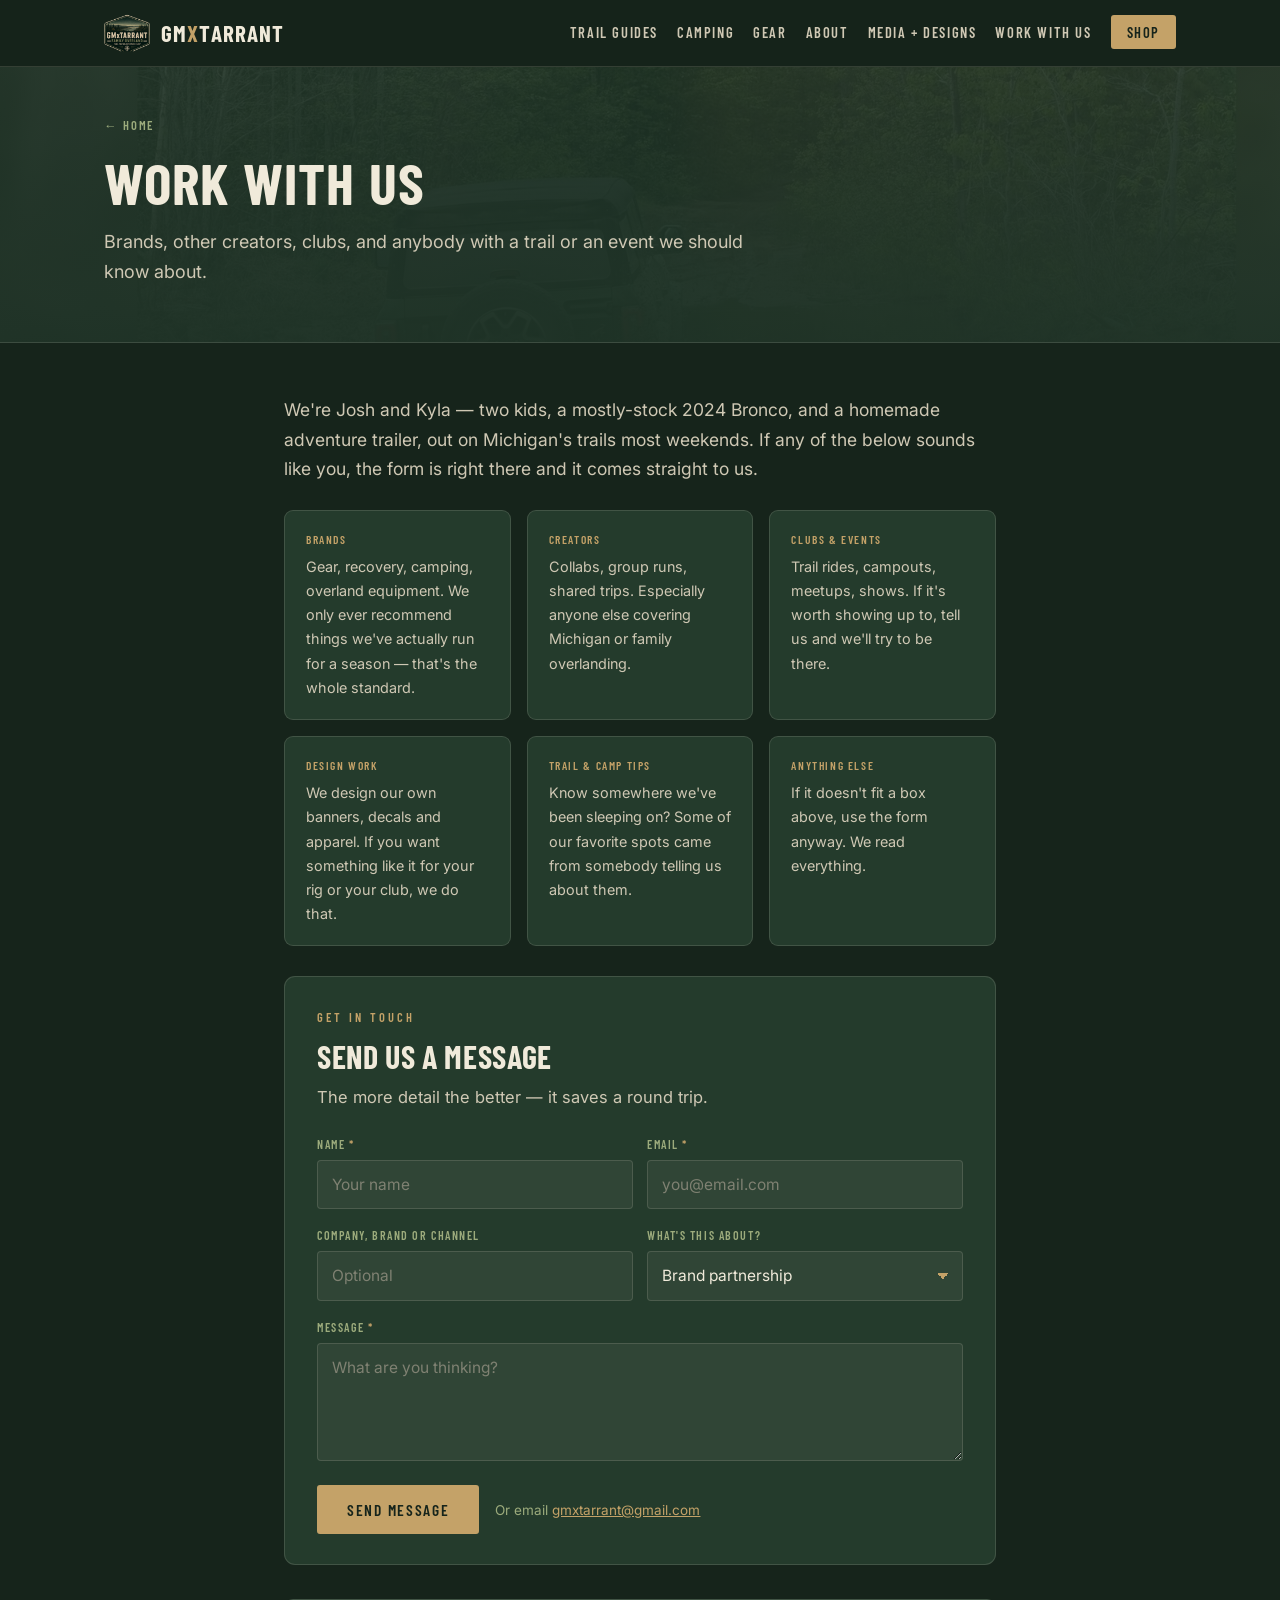
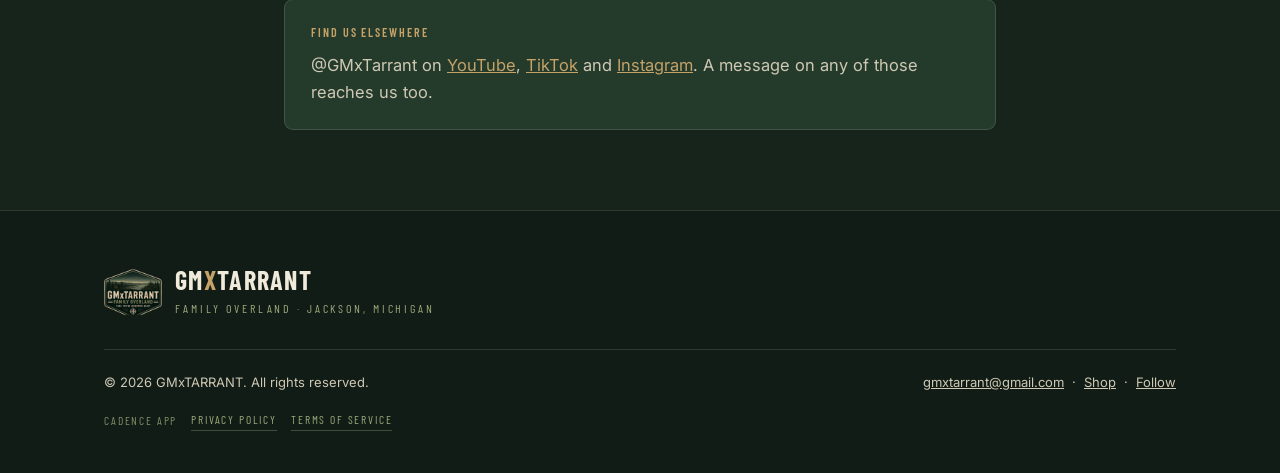
<file: work-with-us.html>
<!DOCTYPE html>
<html lang="en">
<head>
<meta charset="UTF-8">
<meta name="viewport" content="width=device-width, initial-scale=1.0">
<title>Work With Us — GMxTARRANT Family Overland</title>
<meta name="description" content="Brand partnerships, gear, design work, collabs with other creators, and event invites. Michigan family overlanding — get in touch.">
<meta property="og:title" content="Work With Us — GMxTARRANT">
<meta property="og:description" content="Brand partnerships, collabs, design work, and event invites.">
<meta property="og:type" content="website">
<meta property="og:url" content="https://gmxtarrant.com/work-with-us.html">
<meta property="og:image" content="https://gmxtarrant.com/image/badge.jpg">
<meta name="twitter:card" content="summary_large_image">
<meta name="theme-color" content="#16241B">
<link rel="icon" href="image/favicon.png">
<link rel="preconnect" href="https://fonts.googleapis.com">
<link rel="preconnect" href="https://fonts.gstatic.com" crossorigin>
<link href="https://fonts.googleapis.com/css2?family=Barlow+Condensed:wght@500;600;700&family=Inter:wght@400;500;600;700&display=swap" rel="stylesheet">
<link rel="stylesheet" href="style.css">
</head>
<body>
<a href="#main" class="sr">Skip to content</a>
<nav>
  <div class="inner">
    <a href="index.html" class="brand">
      <img src="image/badge-mark.png" alt="GMxTARRANT Family Overland">
      <span class="txt">GM<span class="x">x</span>TARRANT</span>
    </a>
    <button class="menubtn" id="menubtn" aria-expanded="false" aria-controls="navlist">Menu</button>
    <ul id="navlist">
      <li><a href="trails/index.html">Trail Guides</a></li>
      <li><a href="camping.html">Camping</a></li>
      <li><a href="gear.html">Gear</a></li>
      <li><a href="index.html#about">About</a></li>
      <li><a href="media-designs.html">Media + Designs</a></li>
      <li><a href="work-with-us.html">Work With Us</a></li>
      <li><a href="index.html#shop" class="navshop">Shop</a></li>
    </ul>
  </div>
</nav>
<main id="main">

<div class="pagehead">
  <div class="bg" style="background-image:url('image/hero.jpg')"></div>
  <div class="scrim"></div>
  <div class="inner">
    <a class="backlink" href="index.html">&larr; Home</a>
    <h1>Work With Us</h1>
    <p class="lede" style="margin-top:14px">Brands, other creators, clubs, and anybody with a
    trail or an event we should know about.</p>
  </div>
</div>

<div class="wwu">
  <div class="intro">
    <p>We're Josh and Kyla &mdash; two kids, a mostly-stock 2024 Bronco, and a homemade adventure
    trailer, out on Michigan's trails most weekends. If any of the below sounds like you, the form
    is right there and it comes straight to us.</p>
  </div>

  <div class="who">
    <div class="w">
      <div class="k">Brands</div>
      <p>Gear, recovery, camping, overland equipment. We only ever recommend things we've actually run for a season &mdash; that's the whole standard.</p>
    </div>
    <div class="w">
      <div class="k">Creators</div>
      <p>Collabs, group runs, shared trips. Especially anyone else covering Michigan or family overlanding.</p>
    </div>
    <div class="w">
      <div class="k">Clubs &amp; Events</div>
      <p>Trail rides, campouts, meetups, shows. If it's worth showing up to, tell us and we'll try to be there.</p>
    </div>
    <div class="w">
      <div class="k">Design Work</div>
      <p>We design our own banners, decals and apparel. If you want something like it for your rig or your club, we do that.</p>
    </div>
    <div class="w">
      <div class="k">Trail &amp; Camp Tips</div>
      <p>Know somewhere we've been sleeping on? Some of our favorite spots came from somebody telling us about them.</p>
    </div>
    <div class="w">
      <div class="k">Anything Else</div>
      <p>If it doesn't fit a box above, use the form anyway. We read everything.</p>
    </div>
  </div>

  <!-- ================================================================
       [EDIT] TURN THE FORM ON — about 2 minutes, free.
         1. Go to web3forms.com
         2. Enter gmxtarrant@gmail.com and create
         3. They email you an access key
         4. Replace PASTE_YOUR_WEB3FORMS_KEY_HERE below with that key
       Use the SAME key you put in index.html — one key works for both forms.
       Until then the form tells people to email directly instead of failing quietly.
       ================================================================ -->
  <div class="wwucard">
    <div class="eyebrow">Get In Touch</div>
    <h2 style="font-size:clamp(24px,3.6vw,32px);margin-bottom:10px">Send Us A Message</h2>
    <p style="color:var(--creamdim);margin-bottom:6px">The more detail the better &mdash; it saves a round trip.</p>

    <form id="wwuForm" novalidate style="margin-top:22px">
      <input type="hidden" name="access_key" value="PASTE_YOUR_WEB3FORMS_KEY_HERE">
      <input type="hidden" name="subject" value="New inquiry from gmxtarrant.com">
      <input type="hidden" name="from_name" value="GMxTARRANT Work With Us">
      <input type="checkbox" name="botcheck" class="hp" tabindex="-1" autocomplete="off">

      <div class="fieldrow">
        <div class="field">
          <label for="w-name">Name <span class="req">*</span></label>
          <input id="w-name" name="name" type="text" required autocomplete="name" placeholder="Your name">
        </div>
        <div class="field">
          <label for="w-email">Email <span class="req">*</span></label>
          <input id="w-email" name="email" type="email" required autocomplete="email" placeholder="you@email.com">
        </div>
      </div>

      <div class="fieldrow">
        <div class="field">
          <label for="w-co">Company, Brand or Channel</label>
          <input id="w-co" name="company" type="text" placeholder="Optional">
        </div>
        <div class="field">
          <label for="w-topic">What's This About?</label>
          <select id="w-topic" name="topic">
            <option>Brand partnership</option>
            <option>Product or gear</option>
            <option>Creator collab</option>
            <option>Club or event invite</option>
            <option>Design work</option>
            <option>Trail or campground tip</option>
            <option>Something else</option>
          </select>
        </div>
      </div>

      <div class="field">
        <label for="w-msg">Message <span class="req">*</span></label>
        <textarea id="w-msg" name="message" required placeholder="What are you thinking?"></textarea>
      </div>

      <div class="formfoot">
        <button class="btn btn-p" type="submit" id="w-send">Send Message</button>
        <span class="alt">Or email <a href="mailto:gmxtarrant@gmail.com">gmxtarrant@gmail.com</a></span>
      </div>

      <div class="formmsg" id="w-msgbox" role="status" aria-live="polite"></div>
    </form>
  </div>

  <div class="callout" style="margin:34px 0 60px">
    <div class="k">Find Us Elsewhere</div>
    <p style="margin:0">@GMxTarrant on
    <a href="https://youtube.com/@GMxTarrant" target="_blank" rel="noopener" style="color:var(--gold)">YouTube</a>,
    <a href="https://tiktok.com/@gmxtarrant" target="_blank" rel="noopener" style="color:var(--gold)">TikTok</a> and
    <a href="https://instagram.com/gmxtarrant" target="_blank" rel="noopener" style="color:var(--gold)">Instagram</a>.
    A message on any of those reaches us too.</p>
  </div>
</div>

</main>
<footer>
  <div class="wrap">
    <div class="fmark">
      <img src="image/badge-mark.png" alt="">
      <div>
        <div class="fbrand">GM<span class="x">x</span>TARRANT</div>
        <div class="ftag">Family Overland &middot; Jackson, Michigan</div>
      </div>
    </div>
    <div class="frow">
      <div>&copy; <span id="yr">2026</span> GMxTARRANT. All rights reserved.</div>
      <div><a href="mailto:gmxtarrant@gmail.com">gmxtarrant@gmail.com</a> &nbsp;&middot;&nbsp;
        <a href="index.html#shop">Shop</a> &nbsp;&middot;&nbsp; <a href="index.html#follow">Follow</a></div>
    </div>

    <div class="flegal">
      <!-- [EDIT] These two pages belong to the Cadence app, not to this website.
           They are labelled that way on purpose so nobody reads them as the
           site's own policy. Leave the wording alone unless the app changes. -->
      <span>Cadence app</span>
      <a href="privacy.html">Privacy Policy</a>
      <a href="terms.html">Terms of Service</a>
    </div>
  </div>
</footer>
<script>
  var b=document.getElementById('menubtn'), l=document.getElementById('navlist');
  b.addEventListener('click',function(){var o=l.classList.toggle('open');b.setAttribute('aria-expanded',o?'true':'false');});
  l.addEventListener('click',function(e){if(e.target.tagName==='A'){l.classList.remove('open');b.setAttribute('aria-expanded','false');}});
  document.getElementById('yr').textContent=new Date().getFullYear();
</script>
<script>
  (function(){
    var form=document.getElementById('wwuForm');
    if(!form) return;
    var box=document.getElementById('w-msgbox'), send=document.getElementById('w-send');
    var KEY=form.access_key.value, PH='PASTE_YOUR_WEB3FORMS_KEY_HERE';
    function say(k,t){ box.className='formmsg '+k; box.innerHTML=t; }
    form.addEventListener('submit',function(e){
      e.preventDefault();
      if(!form.checkValidity()){ form.reportValidity(); return; }
      if(KEY===PH){
        say('bad','This form isn\'t hooked up yet. Please email <a href="mailto:gmxtarrant@gmail.com">gmxtarrant@gmail.com</a> directly and we\'ll get right back to you.');
        return;
      }
      send.disabled=true; send.textContent='Sending...';
      fetch('https://api.web3forms.com/submit',{
        method:'POST',
        headers:{'Content-Type':'application/json','Accept':'application/json'},
        body:JSON.stringify(Object.fromEntries(new FormData(form)))
      }).then(function(r){return r.json();}).then(function(d){
        if(d.success){ form.reset(); say('ok','Message sent. We usually get back within a day or two — thanks for reaching out.'); }
        else { say('bad','Something went wrong on our end. Please email <a href="mailto:gmxtarrant@gmail.com">gmxtarrant@gmail.com</a> instead.'); }
      }).catch(function(){
        say('bad','Couldn\'t send — check your connection, or email <a href="mailto:gmxtarrant@gmail.com">gmxtarrant@gmail.com</a> directly.');
      }).finally(function(){ send.disabled=false; send.textContent='Send Message'; });
    });
  })();
</script>

</body>
</html>
</file>
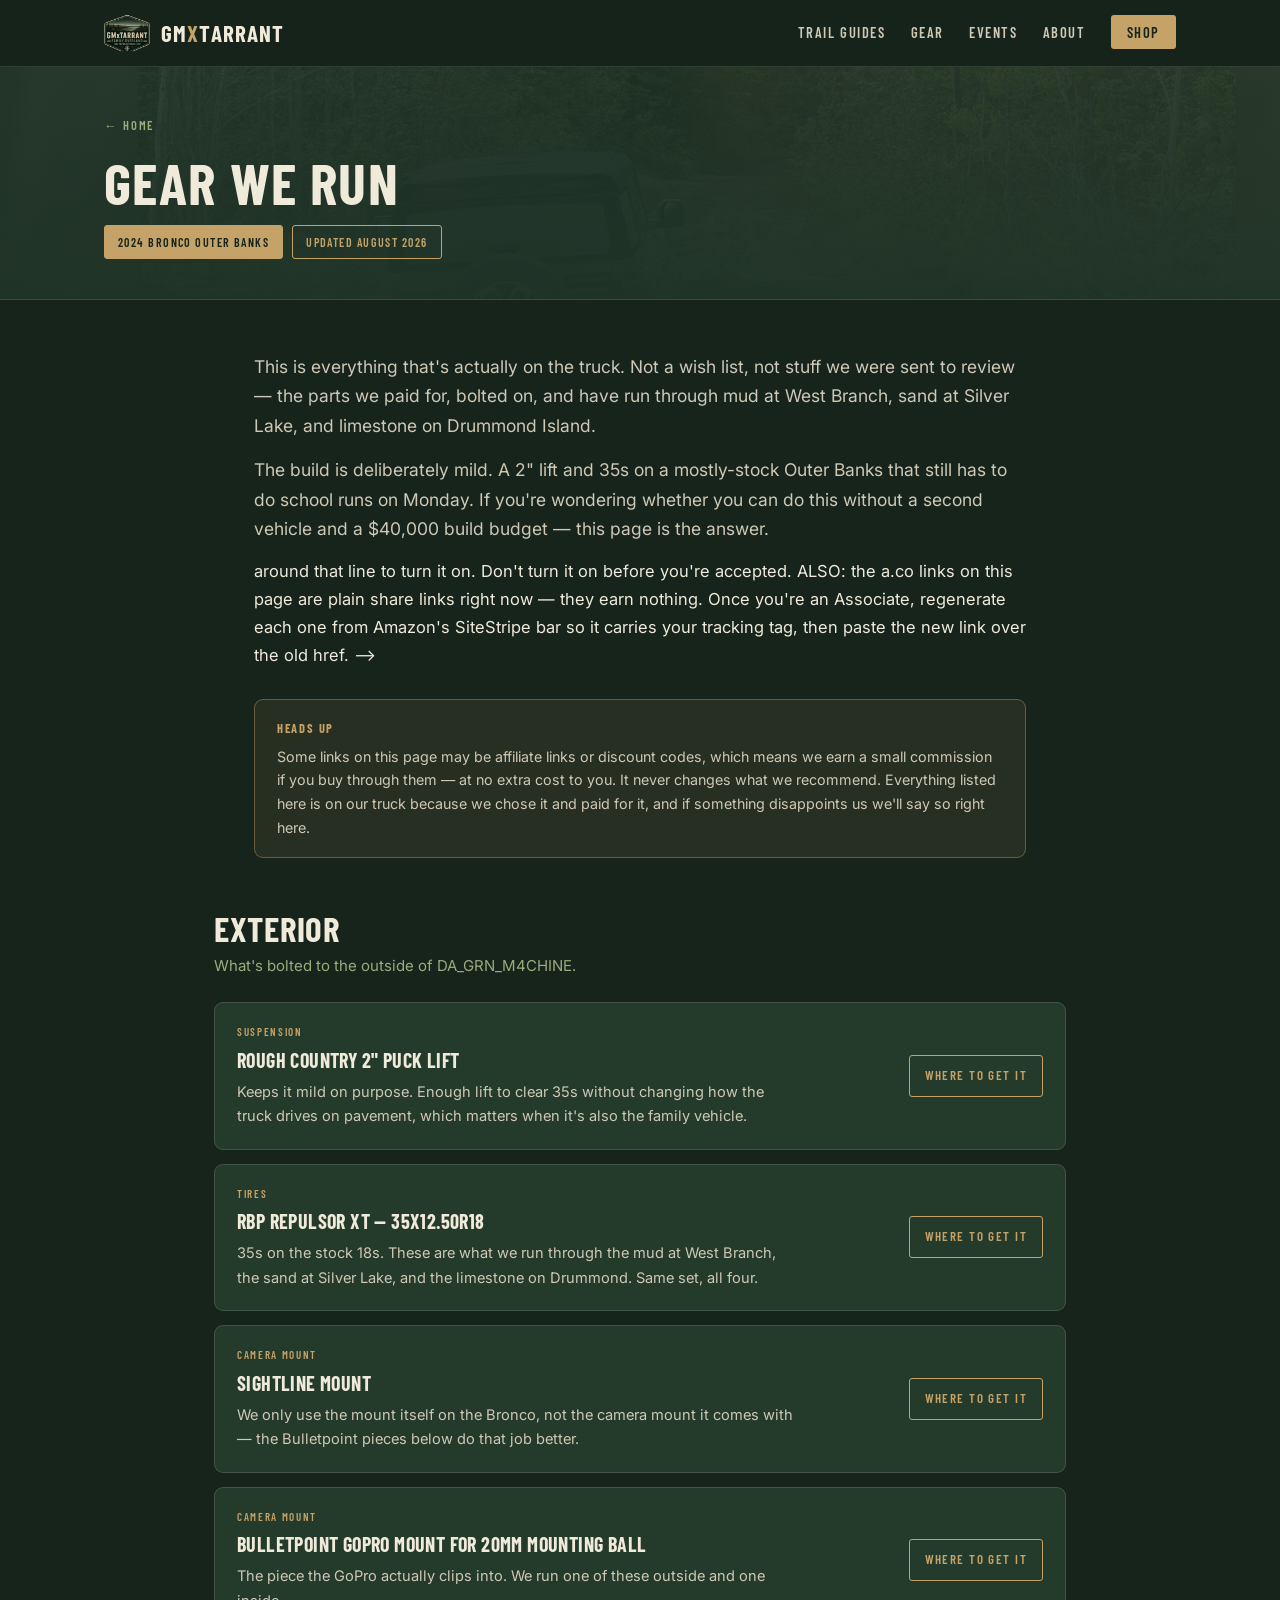
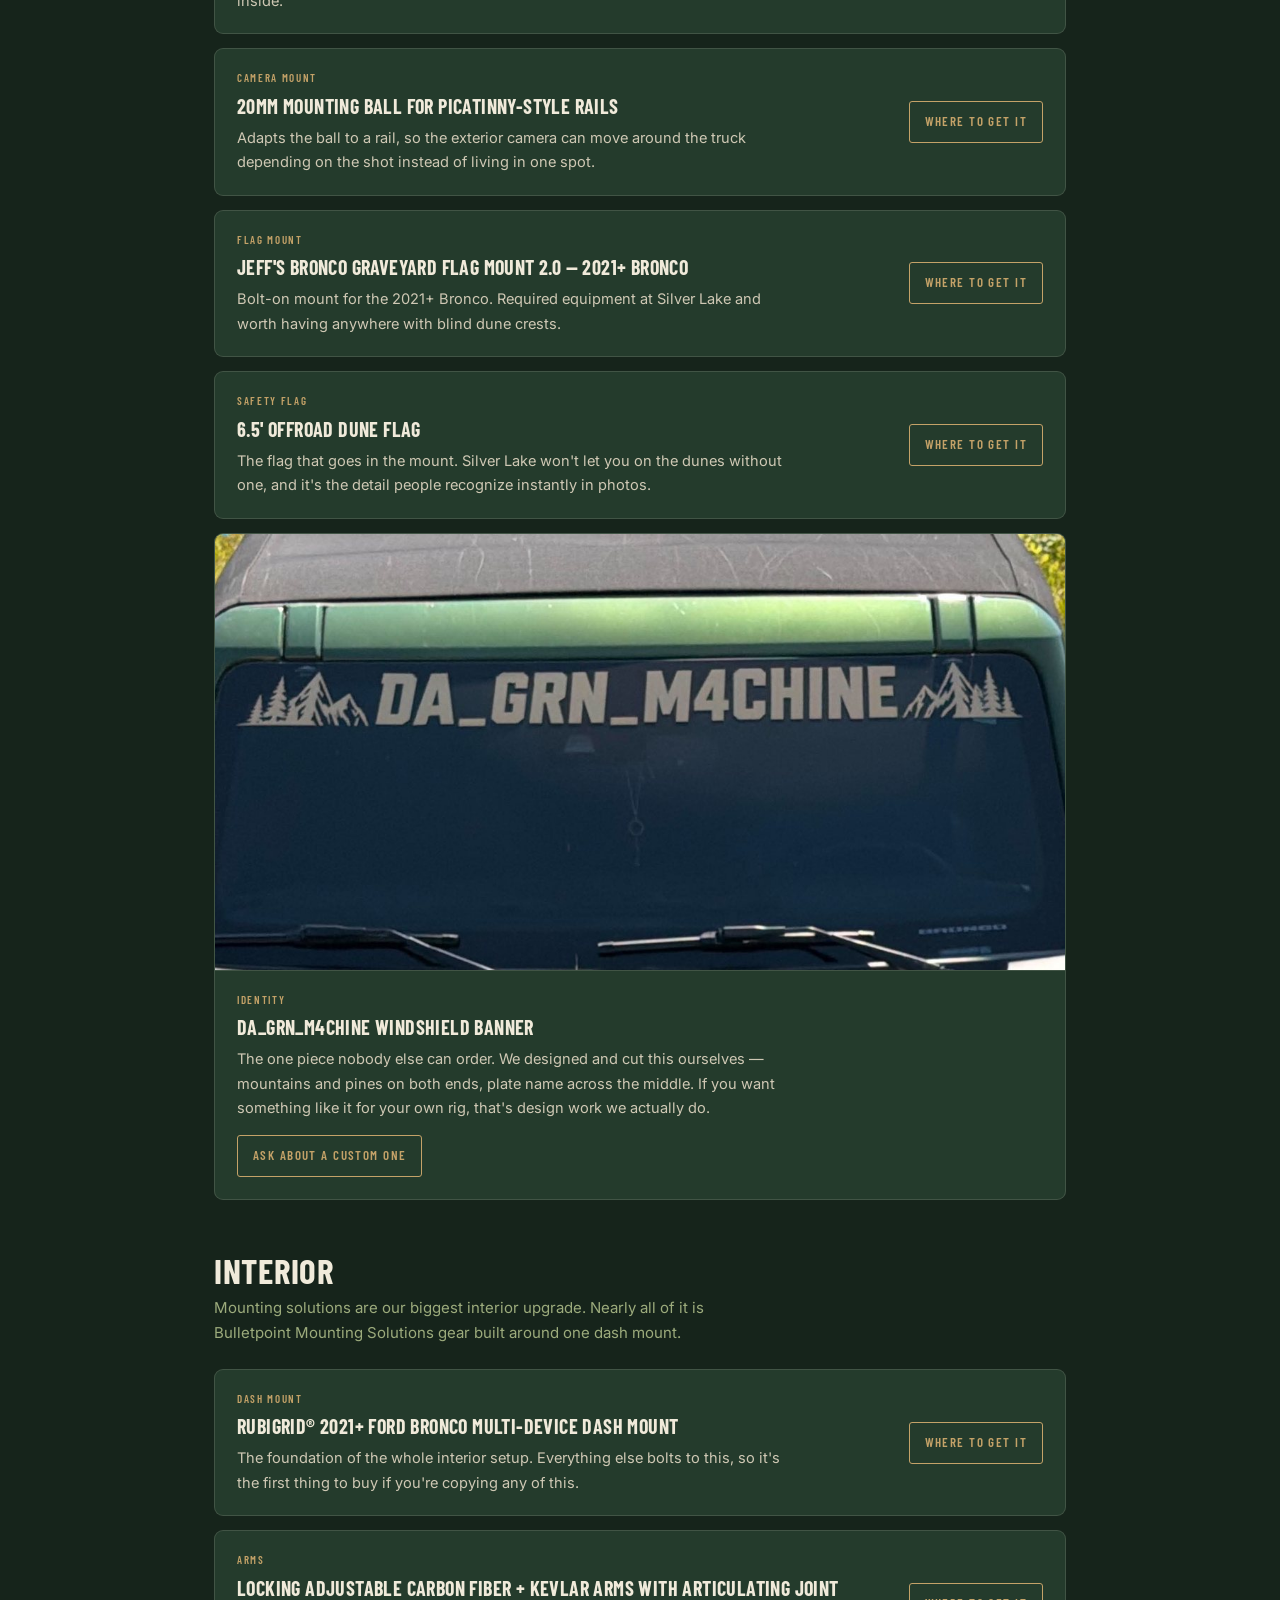
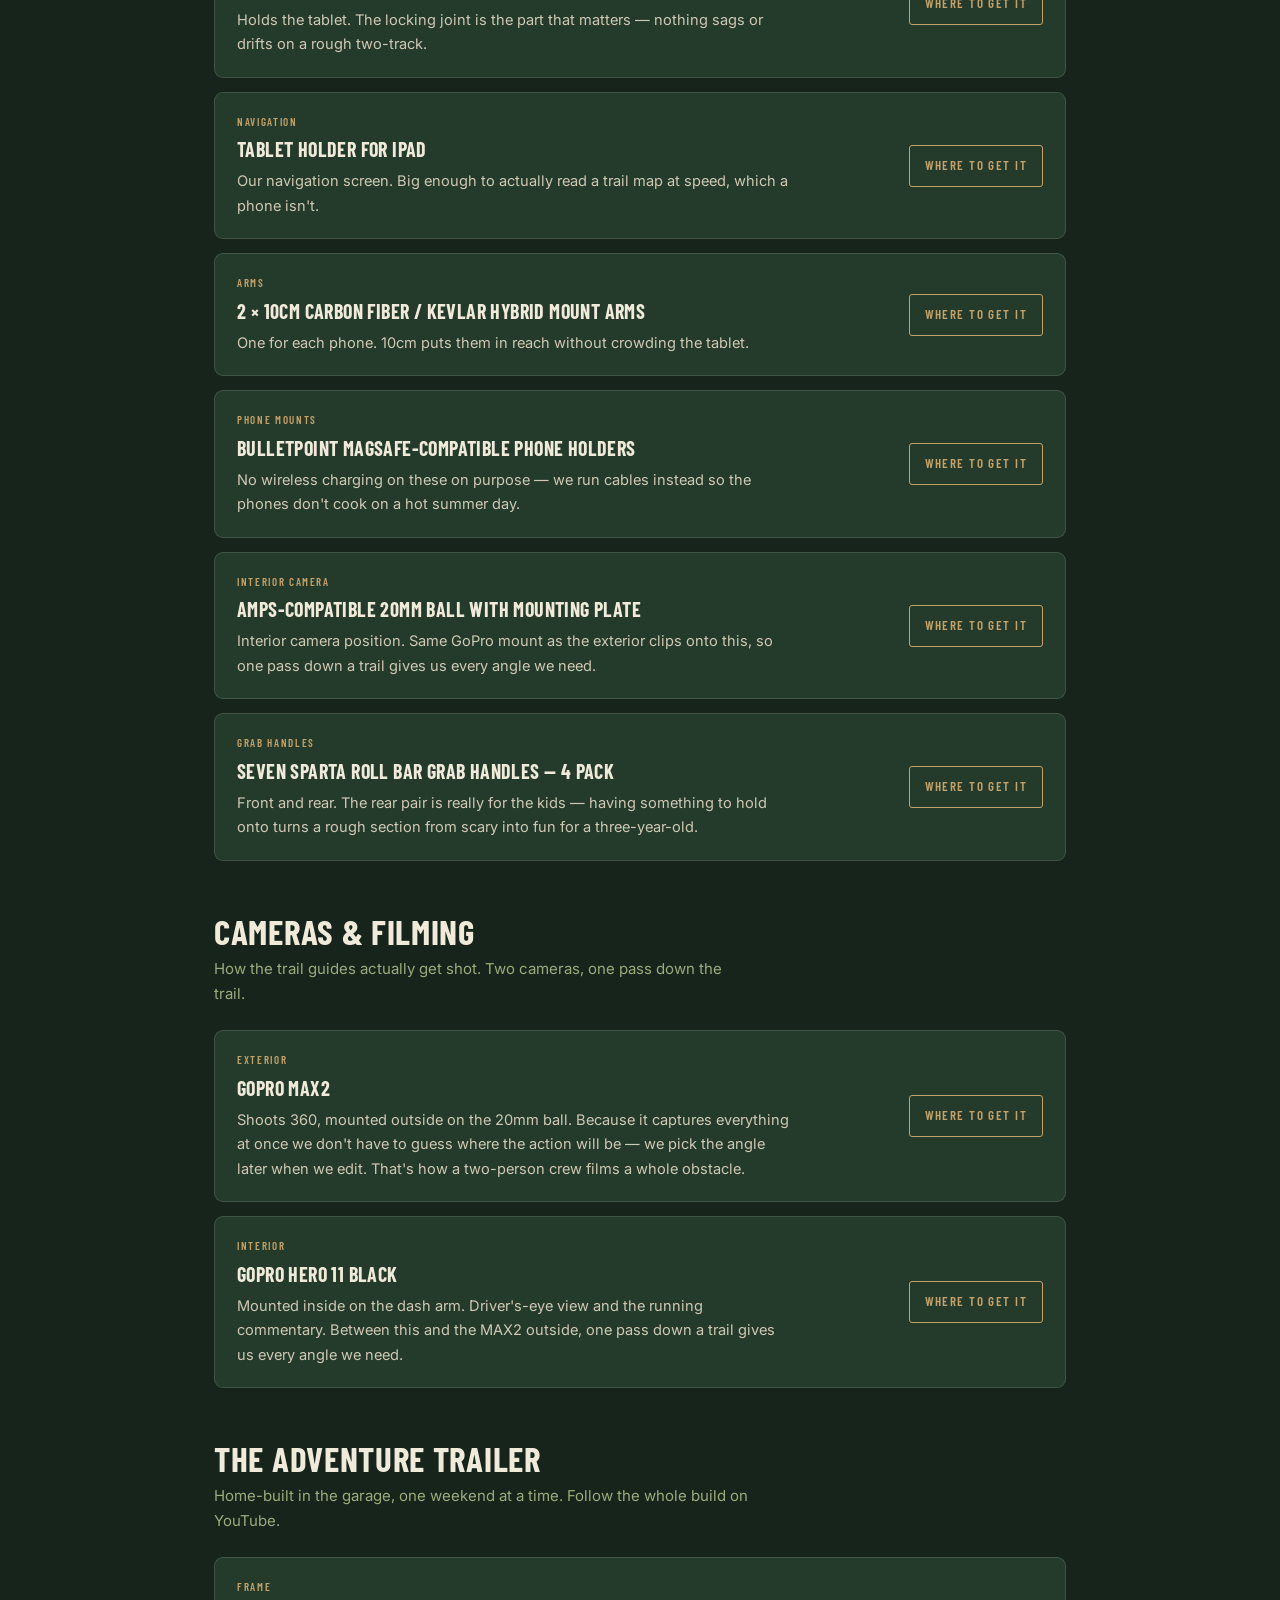
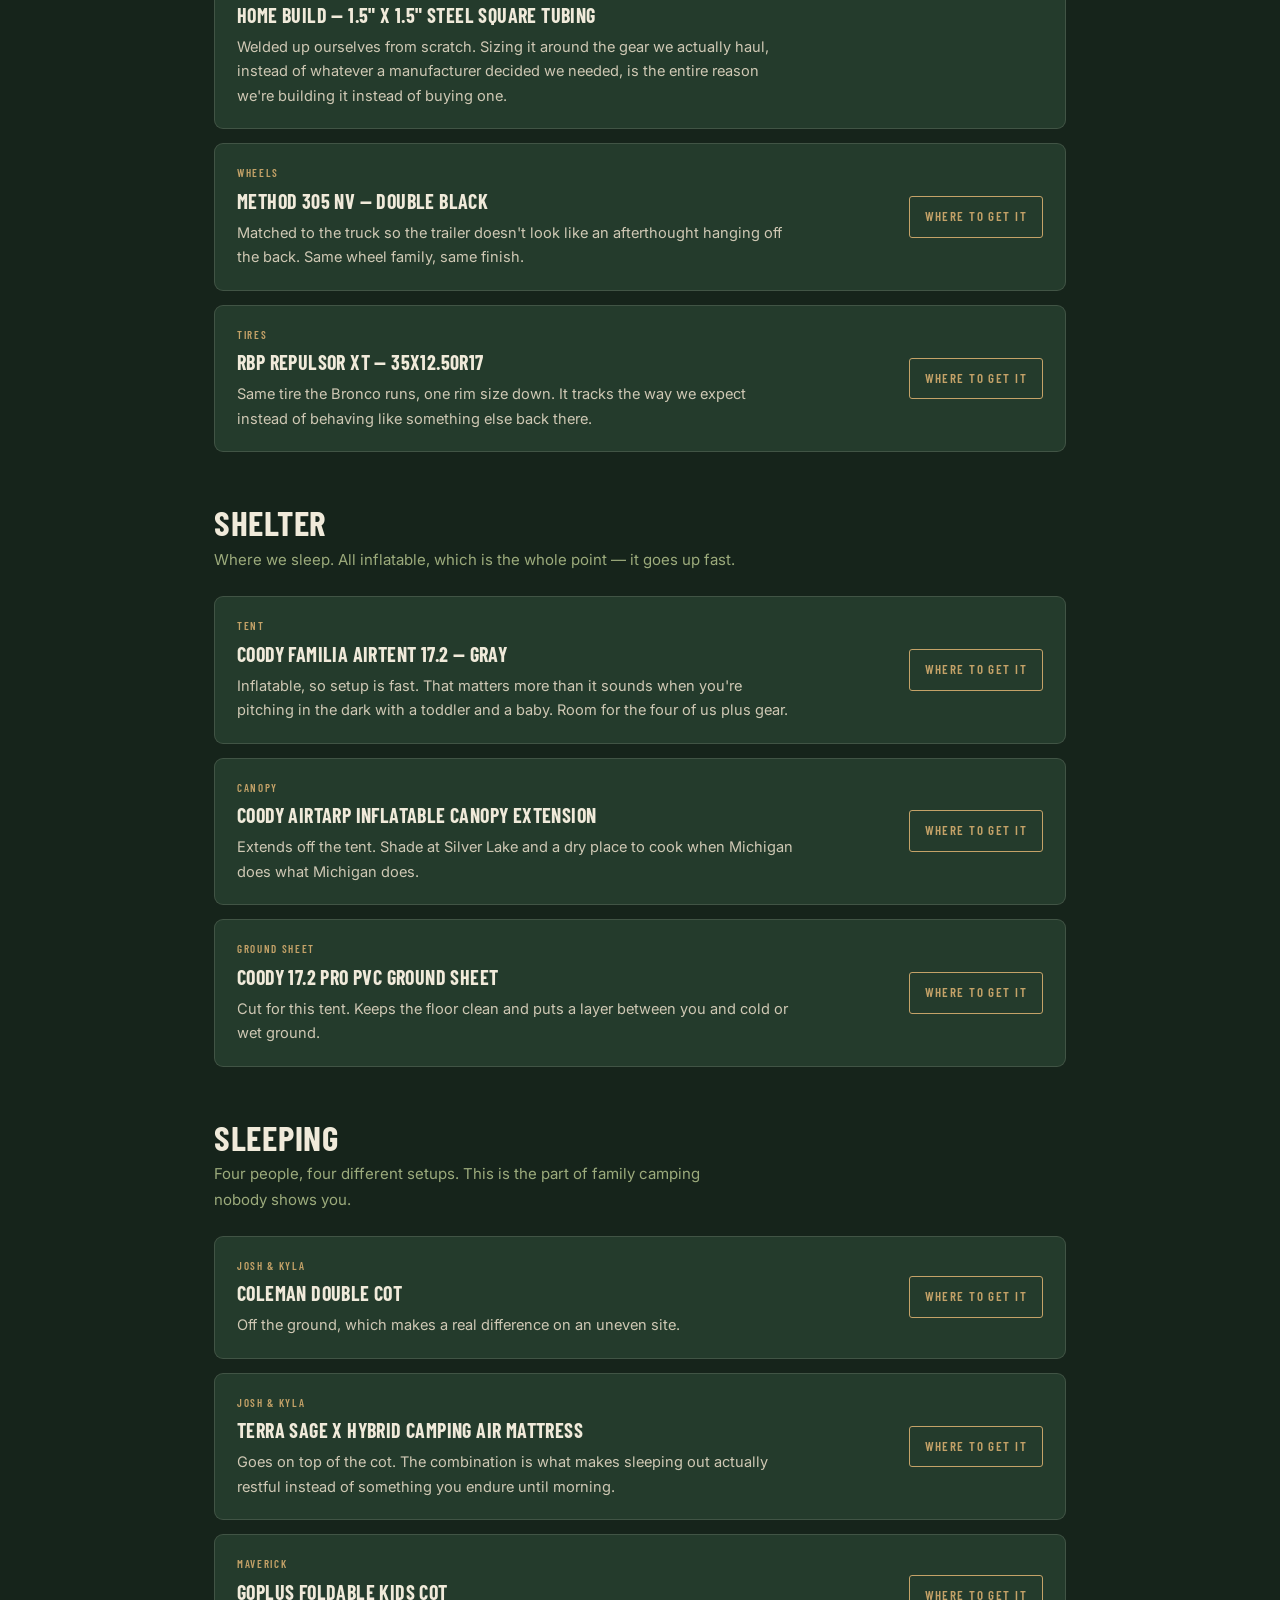
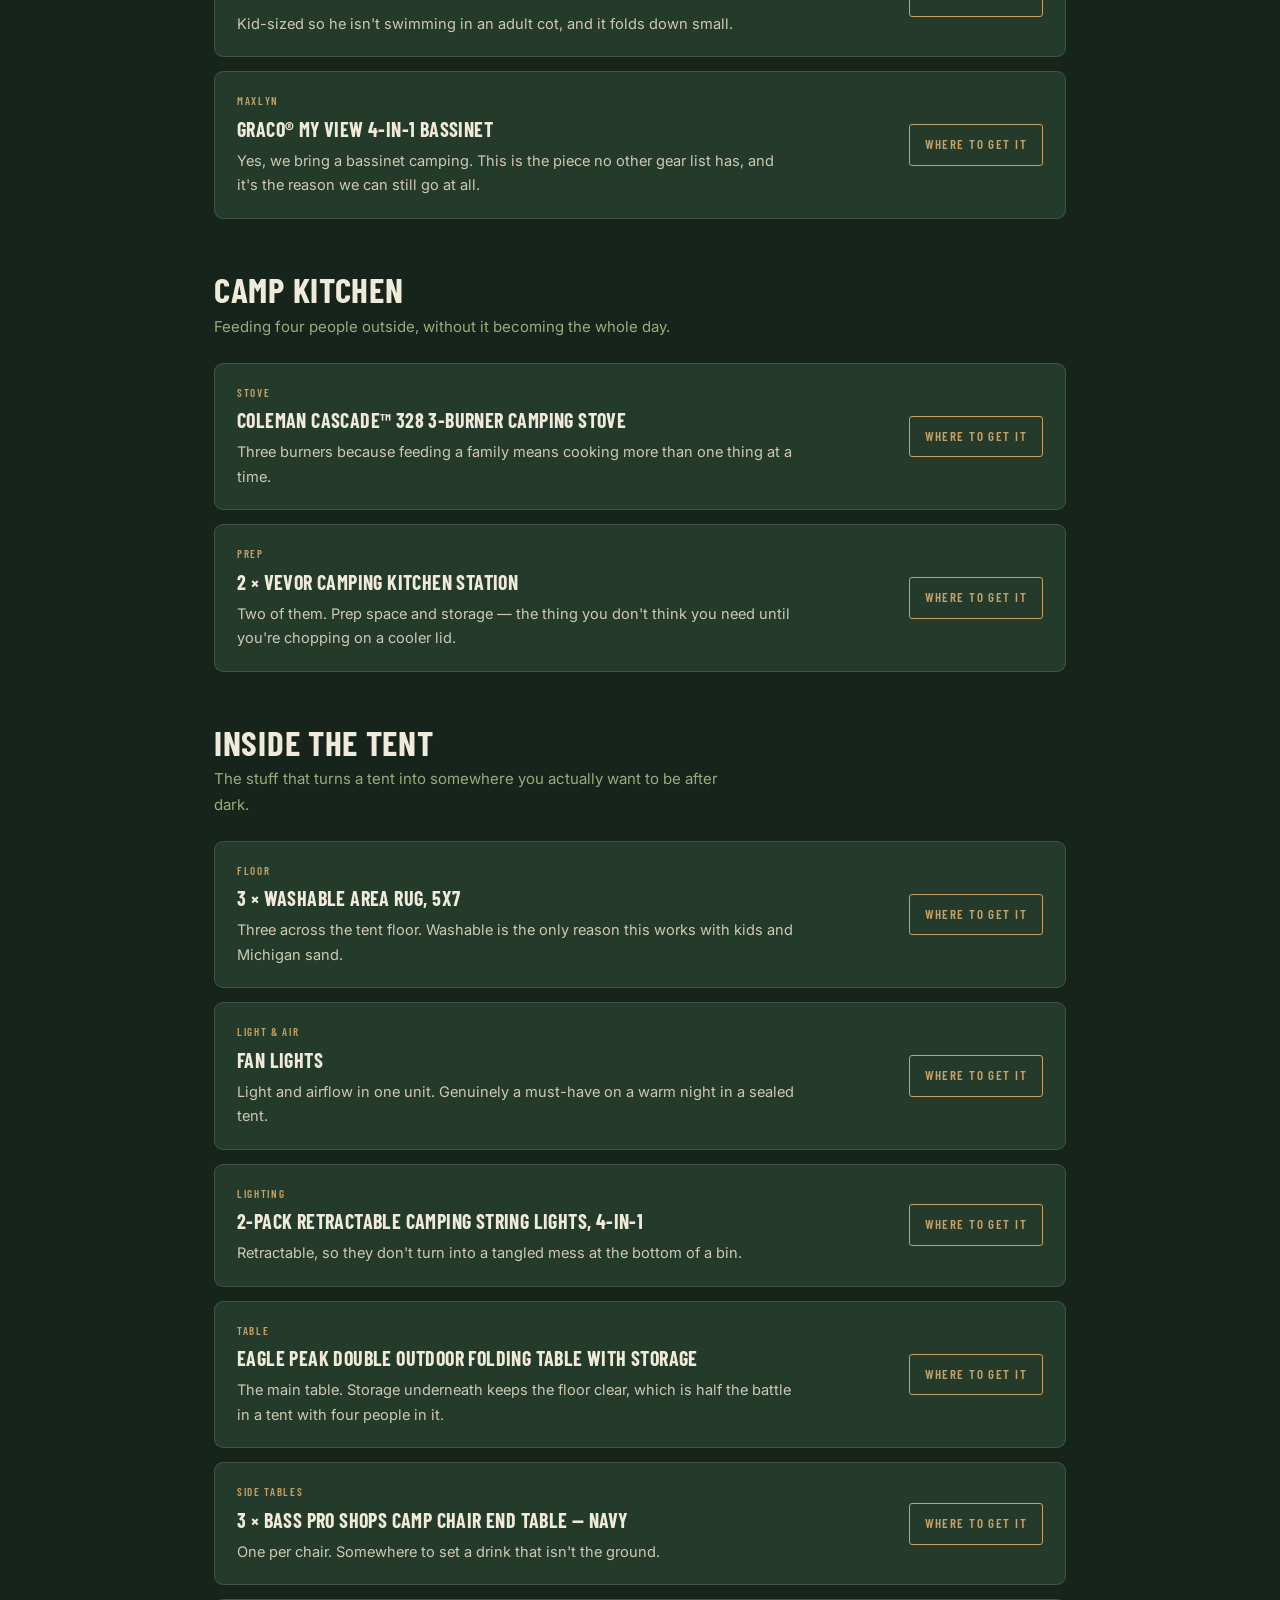
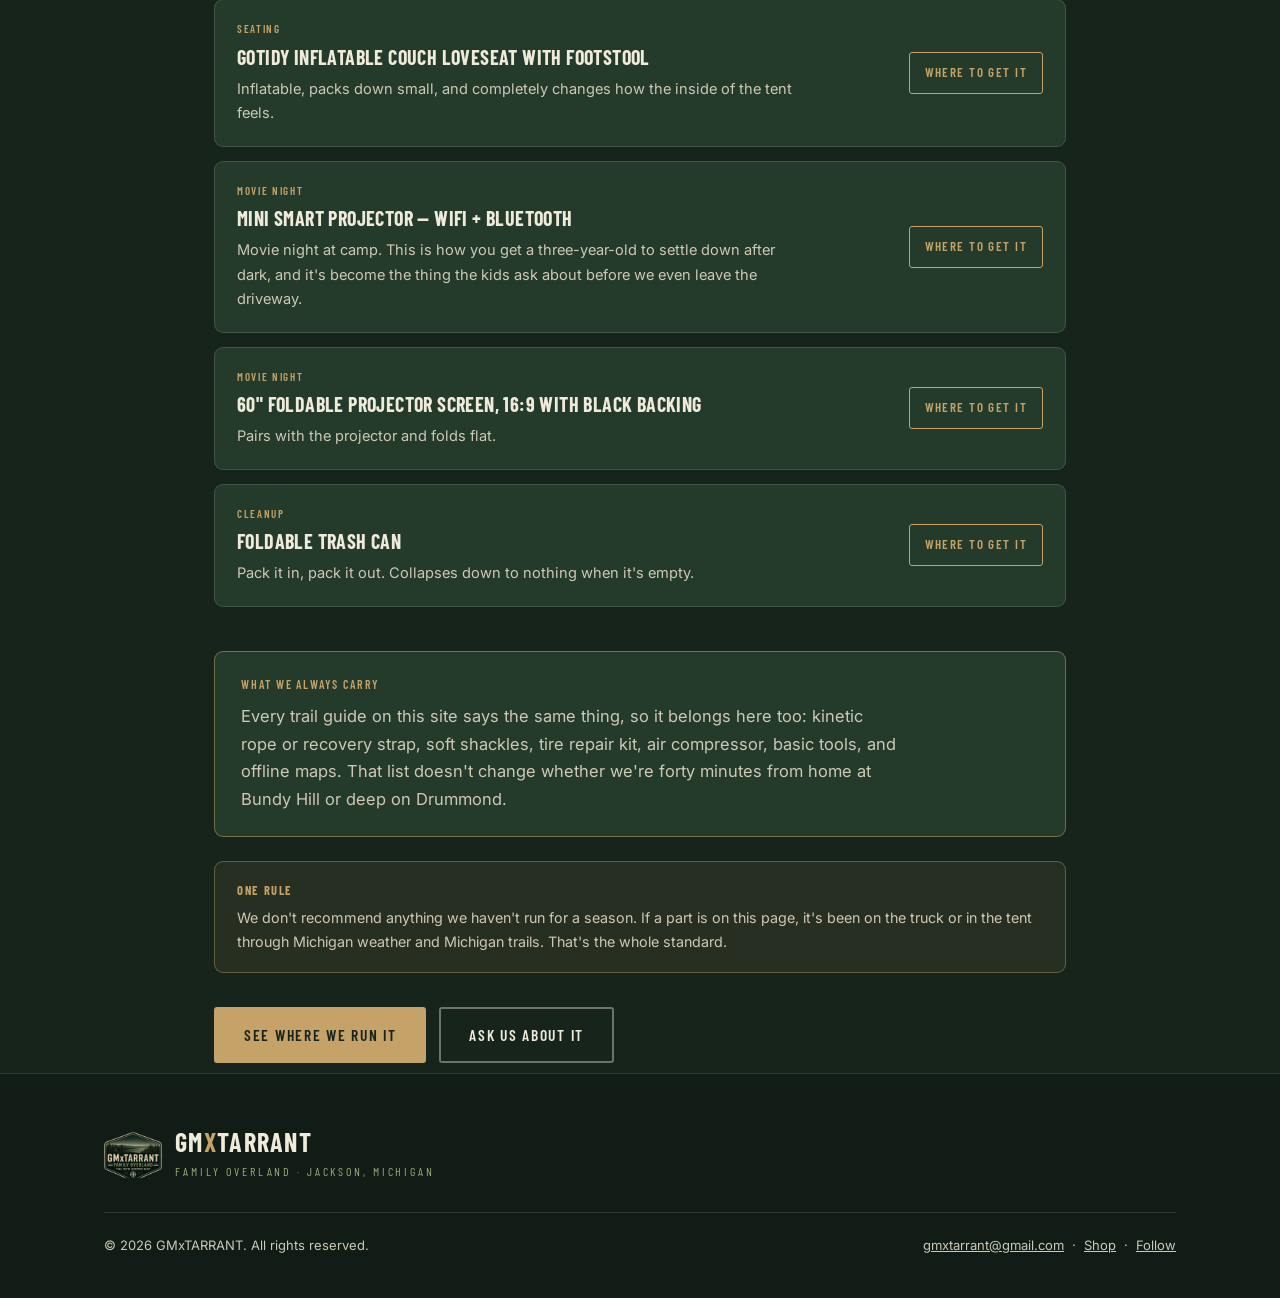
<file: Core/gear.html>
<!DOCTYPE html>
<html lang="en">
<head>
<meta charset="UTF-8">
<meta name="viewport" content="width=device-width, initial-scale=1.0">
<title>Gear We Run — GMxTARRANT Family Overland</title>
<meta name="description" content="Everything on our 2024 Bronco Outer Banks — lift, tires, mounts, and camera setup. What we actually run, why, and what we'd change.">
<meta property="og:title" content="Gear We Run — GMxTARRANT">
<meta property="og:description" content="Everything on our 2024 Bronco. What we actually run, not what we were sent.">
<meta property="og:type" content="article">
<meta property="og:url" content="https://gmxtarrant.com/gear.html">
<meta property="og:image" content="https://gmxtarrant.com/image/badge.jpg">
<meta name="twitter:card" content="summary_large_image">
<meta name="theme-color" content="#16241B">
<link rel="icon" href="image/favicon.png">
<link rel="preconnect" href="https://fonts.googleapis.com">
<link rel="preconnect" href="https://fonts.gstatic.com" crossorigin>
<link href="https://fonts.googleapis.com/css2?family=Barlow+Condensed:wght@500;600;700&family=Inter:wght@400;500;600;700&display=swap" rel="stylesheet">
<link rel="stylesheet" href="style.css">
</head>
<body>
<a href="#main" class="sr">Skip to content</a>
<nav>
  <div class="inner">
    <a href="index.html" class="brand">
      <img src="image/badge-mark.png" alt="GMxTARRANT Family Overland">
      <span class="txt">GM<span class="x">x</span>TARRANT</span>
    </a>
    <button class="menubtn" id="menubtn" aria-expanded="false" aria-controls="navlist">Menu</button>
    <ul id="navlist">
      <li><a href="trails/index.html">Trail Guides</a></li>
      <li><a href="gear.html">Gear</a></li>
      <li><a href="events.html">Events</a></li>
      <li><a href="index.html#about">About</a></li>
      <li><a href="index.html#shop" class="navshop">Shop</a></li>
    </ul>
  </div>
</nav>
<main id="main">

<div class="pagehead">
  <!-- [EDIT] Header photo — a shot of the rig, ideally showing the tires and stance -->
  <div class="bg" style="background-image:url('image/hero.jpg')"></div>
  <div class="scrim"></div>
  <div class="inner">
    <a class="backlink" href="index.html">&larr; Home</a>
    <h1>Gear We Run</h1>
    <div class="chips">
      <span class="chip solid">2024 Bronco Outer Banks</span>
      <span class="chip">Updated August 2026</span>
    </div>
  </div>
</div>

<div class="gearintro">
  <p>This is everything that's actually on the truck. Not a wish list, not stuff we were sent to review &mdash;
  the parts we paid for, bolted on, and have run through mud at West Branch, sand at Silver Lake,
  and limestone on Drummond Island.</p>
  <p>The build is deliberately mild. A 2&quot; lift and 35s on a mostly-stock Outer Banks that still has to
  do school runs on Monday. If you're wondering whether you can do this without a second vehicle
  and a $40,000 build budget &mdash; this page is the answer.</p>

  <!-- [EDIT] AMAZON DISCLOSURE
       The moment you're accepted into Amazon Associates and put a single Amazon link on this page,
       Amazon REQUIRES this exact sentence, word for word, above the first link:
           As an Amazon Associate, I earn from qualifying purchases.
       It's already written into the paragraph below but commented out. Delete the
       <!-- and --> around that line to turn it on. Don't turn it on before you're accepted.

       ALSO: the a.co links on this page are plain share links right now — they earn nothing.
       Once you're an Associate, regenerate each one from Amazon's SiteStripe bar so it carries
       your tracking tag, then paste the new link over the old href. -->
  <div class="disclose">
    <strong>Heads Up</strong>
    Some links on this page may be affiliate links or discount codes, which means we earn a small
    commission if you buy through them &mdash; at no extra cost to you. It never changes what we
    recommend. Everything listed here is on our truck because we chose it and paid for it, and if
    something disappoints us we'll say so right here.
    <!-- <span style="display:block;margin-top:8px">As an Amazon Associate, I earn from qualifying purchases.</span> -->
  </div>
</div>

<div class="gearsec">

  <h2>Exterior</h2>
  <div class="sub">What's bolted to the outside of DA_GRN_M4CHINE.</div>
  <div class="gearlist">
      <div class="gitem">
        <div>
          <div class="cat">Suspension</div>
          <h3>Rough Country 2&quot; Puck Lift</h3>
          <p>Keeps it mild on purpose. Enough lift to clear 35s without changing how the truck drives on pavement, which matters when it's also the family vehicle.</p>
        </div>
        <a class="buy" href="https://www.roughcountry.com/product/ford-lift-kit-40400" target="_blank" rel="noopener nofollow">Where to Get It</a>
      </div>
      <!-- [EDIT] TIRE LINKS — SWAP THESE ONCE SIMPLETIRE APPROVES YOU
           RBP doesn't sell direct, so rbptires.com earns you nothing. SimpleTire pays 5% on an
           average order over $450 — roughly $45-60 per set of tires somebody buys through you.
           That's the highest-value link on this entire page.
           Apply at simpletire.com/affiliates, then replace the href on BOTH tire items
           (this one and the trailer tires) with your SimpleTire affiliate link. -->
      <div class="gitem">
        <div>
          <div class="cat">Tires</div>
          <h3>RBP Repulsor XT &mdash; 35x12.50R18</h3>
          <p>35s on the stock 18s. These are what we run through the mud at West Branch, the sand at Silver Lake, and the limestone on Drummond. Same set, all four.</p>
        </div>
        <a class="buy" href="https://rbptires.com/tire/repulsor-xt-rx/" target="_blank" rel="noopener nofollow">Where to Get It</a>
      </div>
      <div class="gitem">
        <div>
          <div class="cat">Camera Mount</div>
          <h3>Sightline Mount</h3>
          <p>We only use the mount itself on the Bronco, not the camera mount it comes with &mdash; the Bulletpoint pieces below do that job better.</p>
        </div>
        <a class="buy" href="https://a.co/d/0aSHygTG" target="_blank" rel="noopener nofollow">Where to Get It</a>
      </div>
      <div class="gitem">
        <div>
          <div class="cat">Camera Mount</div>
          <h3>Bulletpoint GoPro Mount for 20mm Mounting Ball</h3>
          <p>The piece the GoPro actually clips into. We run one of these outside and one inside.</p>
        </div>
        <a class="buy" href="https://www.bulletpointmountingsolutions.com/products/gopro-mount-for-20mm-mounting-ball?variant=29882180108333" target="_blank" rel="noopener nofollow">Where to Get It</a>
      </div>
      <div class="gitem">
        <div>
          <div class="cat">Camera Mount</div>
          <h3>20mm Mounting Ball for Picatinny-Style Rails</h3>
          <p>Adapts the ball to a rail, so the exterior camera can move around the truck depending on the shot instead of living in one spot.</p>
        </div>
        <a class="buy" href="https://www.bulletpointmountingsolutions.com/products/20mm-mounting-ball-compatible-with-picatinny-style-rails" target="_blank" rel="noopener nofollow">Where to Get It</a>
      </div>
      <div class="gitem">
        <div>
          <div class="cat">Flag Mount</div>
          <h3>Jeff's Bronco Graveyard Flag Mount 2.0 &mdash; 2021+ Bronco</h3>
          <p>Bolt-on mount for the 2021+ Bronco. Required equipment at Silver Lake and worth having anywhere with blind dune crests.</p>
        </div>
        <a class="buy" href="https://shop.broncograveyard.com/2021-Bronco-Flag-Mount/productinfo/B147100/" target="_blank" rel="noopener nofollow">Where to Get It</a>
      </div>
      <div class="gitem">
        <div>
          <div class="cat">Safety Flag</div>
          <h3>6.5&#39; Offroad Dune Flag</h3>
          <p>The flag that goes in the mount. Silver Lake won't let you on the dunes without one, and it's the detail people recognize instantly in photos.</p>
        </div>
        <a class="buy" href="https://shop.broncograveyard.com/2021-Bronco-Offroad-Dune-Flag-65-Foot/productinfo/B147111/" target="_blank" rel="noopener nofollow">Where to Get It</a>
      </div>
      <!-- [EDIT] ITEM WITH A PHOTO
           Any gear item can have a picture. Add class="feature" to the gitem, drop an
           <img class="gpic"> at the top, and wrap the text in <div class="gbody">.
           Photo goes in the image folder; wide shots (about 2:1) look best. -->
      <div class="gitem feature">
        <img class="gpic" src="image/wind-banner.jpg" alt="DA_GRN_M4CHINE windshield banner installed on the Bronco">
        <div class="gbody">
          <div class="cat">Identity</div>
          <h3>DA_GRN_M4CHINE Windshield Banner</h3>
          <p>The one piece nobody else can order. We designed and cut this ourselves &mdash;
          mountains and pines on both ends, plate name across the middle. If you want something
          like it for your own rig, that's design work we actually do.</p>
          <a class="buy" href="index.html#follow">Ask About a Custom One</a>
        </div>
      </div>
  </div>

  <h2>Interior</h2>
  <div class="sub">Mounting solutions are our biggest interior upgrade. Nearly all of it is Bulletpoint Mounting Solutions gear built around one dash mount.</div>
  <div class="gearlist">
      <div class="gitem">
        <div>
          <div class="cat">Dash Mount</div>
          <h3>RubiGrid&reg; 2021+ Ford Bronco Multi-Device Dash Mount</h3>
          <p>The foundation of the whole interior setup. Everything else bolts to this, so it's the first thing to buy if you're copying any of this.</p>
        </div>
        <a class="buy" href="https://www.bulletpointmountingsolutions.com/collections/ford-bronco/products/rubigrid-2021-ford-bronco-platform-dash-mount-device-phone-holder?variant=53033155395949" target="_blank" rel="noopener nofollow">Where to Get It</a>
      </div>
      <div class="gitem">
        <div>
          <div class="cat">Arms</div>
          <h3>Locking Adjustable Carbon Fiber + Kevlar Arms with Articulating Joint</h3>
          <p>Holds the tablet. The locking joint is the part that matters &mdash; nothing sags or drifts on a rough two-track.</p>
        </div>
        <a class="buy" href="https://www.bulletpointmountingsolutions.com/collections/mounting-arms/products/locking-adjustable-carbon-fiber-kevlar-mounting-arms-with-articulating-joint" target="_blank" rel="noopener nofollow">Where to Get It</a>
      </div>
      <div class="gitem">
        <div>
          <div class="cat">Navigation</div>
          <h3>Tablet Holder for iPad</h3>
          <p>Our navigation screen. Big enough to actually read a trail map at speed, which a phone isn't.</p>
        </div>
        <a class="buy" href="https://www.bulletpointmountingsolutions.com/collections/tablet-holders/products/tablet-holder-compatible-with-ipad-and-samsung-tablets" target="_blank" rel="noopener nofollow">Where to Get It</a>
      </div>
      <div class="gitem">
        <div>
          <div class="cat">Arms</div>
          <h3>2 &times; 10cm Carbon Fiber / Kevlar Hybrid Mount Arms</h3>
          <p>One for each phone. 10cm puts them in reach without crowding the tablet.</p>
        </div>
        <a class="buy" href="https://www.bulletpointmountingsolutions.com/collections/mounting-arms/products/carbon-fiber-kevlar-hybrid-mount-arm?variant=31768343249011" target="_blank" rel="noopener nofollow">Where to Get It</a>
      </div>
      <div class="gitem">
        <div>
          <div class="cat">Phone Mounts</div>
          <h3>Bulletpoint MagSafe-Compatible Phone Holders</h3>
          <p>No wireless charging on these on purpose &mdash; we run cables instead so the phones don't cook on a hot summer day.</p>
        </div>
        <a class="buy" href="https://www.bulletpointmountingsolutions.com/collections/magsafe-compatible-phone-holders/products/bulletpoint-magsafe-compatible-phone-holder-without-wireless-charging" target="_blank" rel="noopener nofollow">Where to Get It</a>
      </div>
      <div class="gitem">
        <div>
          <div class="cat">Interior Camera</div>
          <h3>AMPS-Compatible 20mm Ball with Mounting Plate</h3>
          <p>Interior camera position. Same GoPro mount as the exterior clips onto this, so one pass down a trail gives us every angle we need.</p>
        </div>
        <a class="buy" href="https://www.bulletpointmountingsolutions.com/collections/accessories/products/amps-compatible-20mm-ball-with-mounting-plate?variant=32037952782451" target="_blank" rel="noopener nofollow">Where to Get It</a>
      </div>
      <div class="gitem">
        <div>
          <div class="cat">Grab Handles</div>
          <h3>SEVEN SPARTA Roll Bar Grab Handles &mdash; 4 Pack</h3>
          <p>Front and rear. The rear pair is really for the kids &mdash; having something to hold onto turns a rough section from scary into fun for a three-year-old.</p>
        </div>
        <a class="buy" href="https://a.co/d/02vu4w6o" target="_blank" rel="noopener nofollow">Where to Get It</a>
      </div>
  </div>

  <h2>Cameras &amp; Filming</h2>
  <div class="sub">How the trail guides actually get shot. Two cameras, one pass down the trail.</div>
  <div class="gearlist">
      <div class="gitem">
        <div>
          <div class="cat">Exterior</div>
          <h3>GoPro MAX2</h3>
          <p>Shoots 360, mounted outside on the 20mm ball. Because it captures everything at once we don't have to guess where the action will be &mdash; we pick the angle later when we edit. That's how a two-person crew films a whole obstacle.</p>
        </div>
        <a class="buy" href="https://a.co/d/0cvgdwBy" target="_blank" rel="noopener nofollow">Where to Get It</a>
      </div>
      <div class="gitem">
        <div>
          <div class="cat">Interior</div>
          <h3>GoPro Hero 11 Black</h3>
          <p>Mounted inside on the dash arm. Driver's-eye view and the running commentary. Between this and the MAX2 outside, one pass down a trail gives us every angle we need.</p>
        </div>
        <a class="buy" href="https://a.co/d/01i7Yty1" target="_blank" rel="noopener nofollow">Where to Get It</a>
      </div>
  </div>

  <h2>The Adventure Trailer</h2>
  <div class="sub">Home-built in the garage, one weekend at a time. Follow the whole build on YouTube.</div>
  <div class="gearlist">
      <div class="gitem">
        <div>
          <div class="cat">Frame</div>
          <h3>Home Build &mdash; 1.5&quot; x 1.5&quot; Steel Square Tubing</h3>
          <p>Welded up ourselves from scratch. Sizing it around the gear we actually haul, instead of whatever a manufacturer decided we needed, is the entire reason we're building it instead of buying one.</p>
        </div>
      </div>
      <div class="gitem">
        <div>
          <div class="cat">Wheels</div>
          <h3>Method 305 NV &mdash; Double Black</h3>
          <p>Matched to the truck so the trailer doesn't look like an afterthought hanging off the back. Same wheel family, same finish.</p>
        </div>
        <a class="buy" href="https://www.methodracewheels.com/products/305-double-black?variant=39292340928573" target="_blank" rel="noopener nofollow">Where to Get It</a>
      </div>
      <div class="gitem">
        <div>
          <div class="cat">Tires</div>
          <h3>RBP Repulsor XT &mdash; 35x12.50R17</h3>
          <p>Same tire the Bronco runs, one rim size down. It tracks the way we expect instead of behaving like something else back there.</p>
        </div>
        <a class="buy" href="https://rbptires.com/tire/repulsor-xt-rx/" target="_blank" rel="noopener nofollow">Where to Get It</a>
      </div>
  </div>

  <h2>Shelter</h2>
  <div class="sub">Where we sleep. All inflatable, which is the whole point &mdash; it goes up fast.</div>
  <div class="gearlist">
      <div class="gitem">
        <div>
          <div class="cat">Tent</div>
          <h3>Coody Familia AirTent 17.2 &mdash; Gray</h3>
          <p>Inflatable, so setup is fast. That matters more than it sounds when you're pitching in the dark with a toddler and a baby. Room for the four of us plus gear.</p>
        </div>
        <a class="buy" href="https://coody.us/products/coody-17-2-gray" target="_blank" rel="noopener nofollow">Where to Get It</a>
      </div>
      <div class="gitem">
        <div>
          <div class="cat">Canopy</div>
          <h3>Coody AirTarp Inflatable Canopy Extension</h3>
          <p>Extends off the tent. Shade at Silver Lake and a dry place to cook when Michigan does what Michigan does.</p>
        </div>
        <a class="buy" href="https://coody.us/products/coody-airtarp-gray" target="_blank" rel="noopener nofollow">Where to Get It</a>
      </div>
      <div class="gitem">
        <div>
          <div class="cat">Ground Sheet</div>
          <h3>Coody 17.2 Pro PVC Ground Sheet</h3>
          <p>Cut for this tent. Keeps the floor clean and puts a layer between you and cold or wet ground.</p>
        </div>
        <a class="buy" href="https://coody.us/products/coody-17-2-pro-ground-sheet-pvc" target="_blank" rel="noopener nofollow">Where to Get It</a>
      </div>
  </div>

  <h2>Sleeping</h2>
  <div class="sub">Four people, four different setups. This is the part of family camping nobody shows you.</div>
  <div class="gearlist">
      <div class="gitem">
        <div>
          <div class="cat">Josh &amp; Kyla</div>
          <h3>Coleman Double Cot</h3>
          <p>Off the ground, which makes a real difference on an uneven site.</p>
        </div>
        <a class="buy" href="https://a.co/d/0d5Qba0o" target="_blank" rel="noopener nofollow">Where to Get It</a>
      </div>
      <div class="gitem">
        <div>
          <div class="cat">Josh &amp; Kyla</div>
          <h3>Terra Sage X Hybrid Camping Air Mattress</h3>
          <p>Goes on top of the cot. The combination is what makes sleeping out actually restful instead of something you endure until morning.</p>
        </div>
        <a class="buy" href="https://a.co/d/0cHaqaMQ" target="_blank" rel="noopener nofollow">Where to Get It</a>
      </div>
      <div class="gitem">
        <div>
          <div class="cat">Maverick</div>
          <h3>Goplus Foldable Kids Cot</h3>
          <p>Kid-sized so he isn't swimming in an adult cot, and it folds down small.</p>
        </div>
        <a class="buy" href="https://a.co/d/0eb0u9Cv" target="_blank" rel="noopener nofollow">Where to Get It</a>
      </div>
      <div class="gitem">
        <div>
          <div class="cat">Maxlyn</div>
          <h3>Graco&reg; My View 4-in-1 Bassinet</h3>
          <p>Yes, we bring a bassinet camping. This is the piece no other gear list has, and it's the reason we can still go at all.</p>
        </div>
        <a class="buy" href="https://a.co/d/06LGlsr7" target="_blank" rel="noopener nofollow">Where to Get It</a>
      </div>
  </div>

  <h2>Camp Kitchen</h2>
  <div class="sub">Feeding four people outside, without it becoming the whole day.</div>
  <div class="gearlist">
      <div class="gitem">
        <div>
          <div class="cat">Stove</div>
          <h3>Coleman Cascade&trade; 328 3-Burner Camping Stove</h3>
          <p>Three burners because feeding a family means cooking more than one thing at a time.</p>
        </div>
        <a class="buy" href="https://a.co/d/02Tv58gu" target="_blank" rel="noopener nofollow">Where to Get It</a>
      </div>
      <div class="gitem">
        <div>
          <div class="cat">Prep</div>
          <h3>2 &times; VEVOR Camping Kitchen Station</h3>
          <p>Two of them. Prep space and storage &mdash; the thing you don't think you need until you're chopping on a cooler lid.</p>
        </div>
        <a class="buy" href="https://a.co/d/0dXkOmB1" target="_blank" rel="noopener nofollow">Where to Get It</a>
      </div>
  </div>

  <h2>Inside the Tent</h2>
  <div class="sub">The stuff that turns a tent into somewhere you actually want to be after dark.</div>
  <div class="gearlist">
      <div class="gitem">
        <div>
          <div class="cat">Floor</div>
          <h3>3 &times; Washable Area Rug, 5x7</h3>
          <p>Three across the tent floor. Washable is the only reason this works with kids and Michigan sand.</p>
        </div>
        <a class="buy" href="https://a.co/d/06LIfPxg" target="_blank" rel="noopener nofollow">Where to Get It</a>
      </div>
      <div class="gitem">
        <div>
          <div class="cat">Light &amp; Air</div>
          <h3>Fan Lights</h3>
          <p>Light and airflow in one unit. Genuinely a must-have on a warm night in a sealed tent.</p>
        </div>
        <a class="buy" href="https://a.co/d/05MzDCoC" target="_blank" rel="noopener nofollow">Where to Get It</a>
      </div>
      <div class="gitem">
        <div>
          <div class="cat">Lighting</div>
          <h3>2-Pack Retractable Camping String Lights, 4-in-1</h3>
          <p>Retractable, so they don't turn into a tangled mess at the bottom of a bin.</p>
        </div>
        <a class="buy" href="https://a.co/d/065J7dh5" target="_blank" rel="noopener nofollow">Where to Get It</a>
      </div>
      <div class="gitem">
        <div>
          <div class="cat">Table</div>
          <h3>Eagle Peak Double Outdoor Folding Table with Storage</h3>
          <p>The main table. Storage underneath keeps the floor clear, which is half the battle in a tent with four people in it.</p>
        </div>
        <a class="buy" href="https://a.co/d/0itNNBOx" target="_blank" rel="noopener nofollow">Where to Get It</a>
      </div>
      <div class="gitem">
        <div>
          <div class="cat">Side Tables</div>
          <h3>3 &times; Bass Pro Shops Camp Chair End Table &mdash; Navy</h3>
          <p>One per chair. Somewhere to set a drink that isn't the ground.</p>
        </div>
        <a class="buy" href="https://www.cabelas.com/p/bass-pro-shops-camp-chair-end-table-101133682" target="_blank" rel="noopener nofollow">Where to Get It</a>
      </div>
      <div class="gitem">
        <div>
          <div class="cat">Seating</div>
          <h3>GOTIDY Inflatable Couch Loveseat with Footstool</h3>
          <p>Inflatable, packs down small, and completely changes how the inside of the tent feels.</p>
        </div>
        <a class="buy" href="https://a.co/d/01f1Quhi" target="_blank" rel="noopener nofollow">Where to Get It</a>
      </div>
      <div class="gitem">
        <div>
          <div class="cat">Movie Night</div>
          <h3>Mini Smart Projector &mdash; WiFi + Bluetooth</h3>
          <p>Movie night at camp. This is how you get a three-year-old to settle down after dark, and it's become the thing the kids ask about before we even leave the driveway.</p>
        </div>
        <a class="buy" href="https://a.co/d/0gsO7rGZ" target="_blank" rel="noopener nofollow">Where to Get It</a>
      </div>
      <div class="gitem">
        <div>
          <div class="cat">Movie Night</div>
          <h3>60&quot; Foldable Projector Screen, 16:9 with Black Backing</h3>
          <p>Pairs with the projector and folds flat.</p>
        </div>
        <a class="buy" href="https://a.co/d/01mjWSQi" target="_blank" rel="noopener nofollow">Where to Get It</a>
      </div>
      <div class="gitem">
        <div>
          <div class="cat">Cleanup</div>
          <h3>Foldable Trash Can</h3>
          <p>Pack it in, pack it out. Collapses down to nothing when it's empty.</p>
        </div>
        <a class="buy" href="https://a.co/d/00tCfrOR" target="_blank" rel="noopener nofollow">Where to Get It</a>
      </div>
  </div>

  <!-- [EDIT] ADD MORE GEAR
       Copy any <div class="gitem"> block above, paste it where you want it, and change
       four things: the cat, the h3 name, the p description, and the href on the button.
       No link yet? Delete the <a class="buy"> line and the card still looks right. -->

  <div class="callout warn" style="margin-top:44px">
    <div class="k">What We Always Carry</div>
    <p style="margin:0">Every trail guide on this site says the same thing, so it belongs here too:
    kinetic rope or recovery strap, soft shackles, tire repair kit, air compressor, basic tools,
    and offline maps. That list doesn't change whether we're forty minutes from home at Bundy Hill
    or deep on Drummond.</p>
  </div>

  <div class="disclose" style="margin-top:24px">
    <strong>One Rule</strong>
    We don't recommend anything we haven't run for a season. If a part is on this page, it's been
    on the truck or in the tent through Michigan weather and Michigan trails. That's the whole standard.
  </div>

  <div class="btnrow" style="justify-content:flex-start;margin:34px 0 10px">
    <a href="trails/index.html" class="btn btn-p">See Where We Run It</a>
    <a href="index.html#follow" class="btn btn-s">Ask Us About It</a>
  </div>
</div>

</main>

<footer>
  <div class="wrap">
    <div class="fmark">
      <img src="image/badge-mark.png" alt="">
      <div>
        <div class="fbrand">GM<span class="x">x</span>TARRANT</div>
        <div class="ftag">Family Overland &middot; Jackson, Michigan</div>
      </div>
    </div>
    <div class="frow">
      <div>&copy; <span id="yr">2026</span> GMxTARRANT. All rights reserved.</div>
      <div><a href="mailto:gmxtarrant@gmail.com">gmxtarrant@gmail.com</a> &nbsp;&middot;&nbsp;
        <a href="index.html#shop">Shop</a> &nbsp;&middot;&nbsp; <a href="index.html#follow">Follow</a></div>
    </div>
  </div>
</footer>
<script>
  var b=document.getElementById('menubtn'), l=document.getElementById('navlist');
  b.addEventListener('click',function(){var o=l.classList.toggle('open');b.setAttribute('aria-expanded',o?'true':'false');});
  l.addEventListener('click',function(e){if(e.target.tagName==='A'){l.classList.remove('open');b.setAttribute('aria-expanded','false');}});
  document.getElementById('yr').textContent=new Date().getFullYear();
</script>
</body>
</html>
</file>
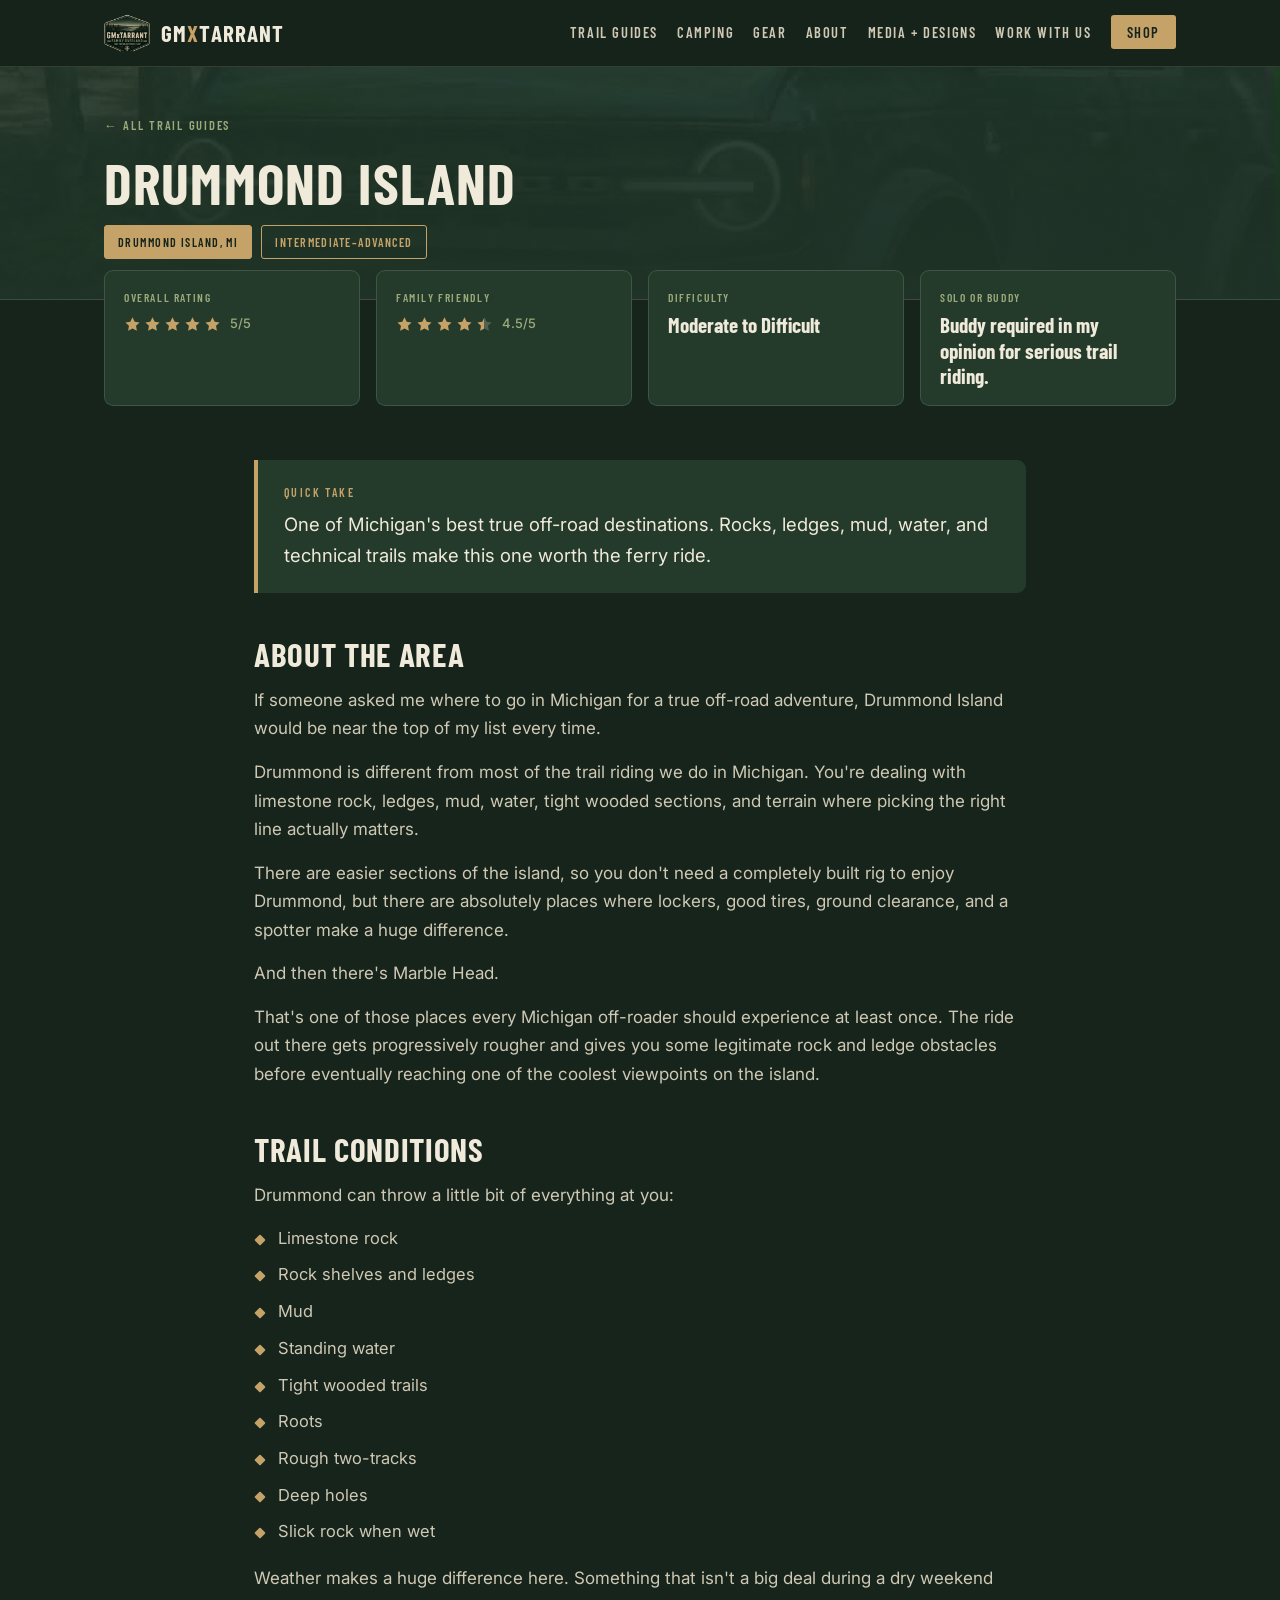
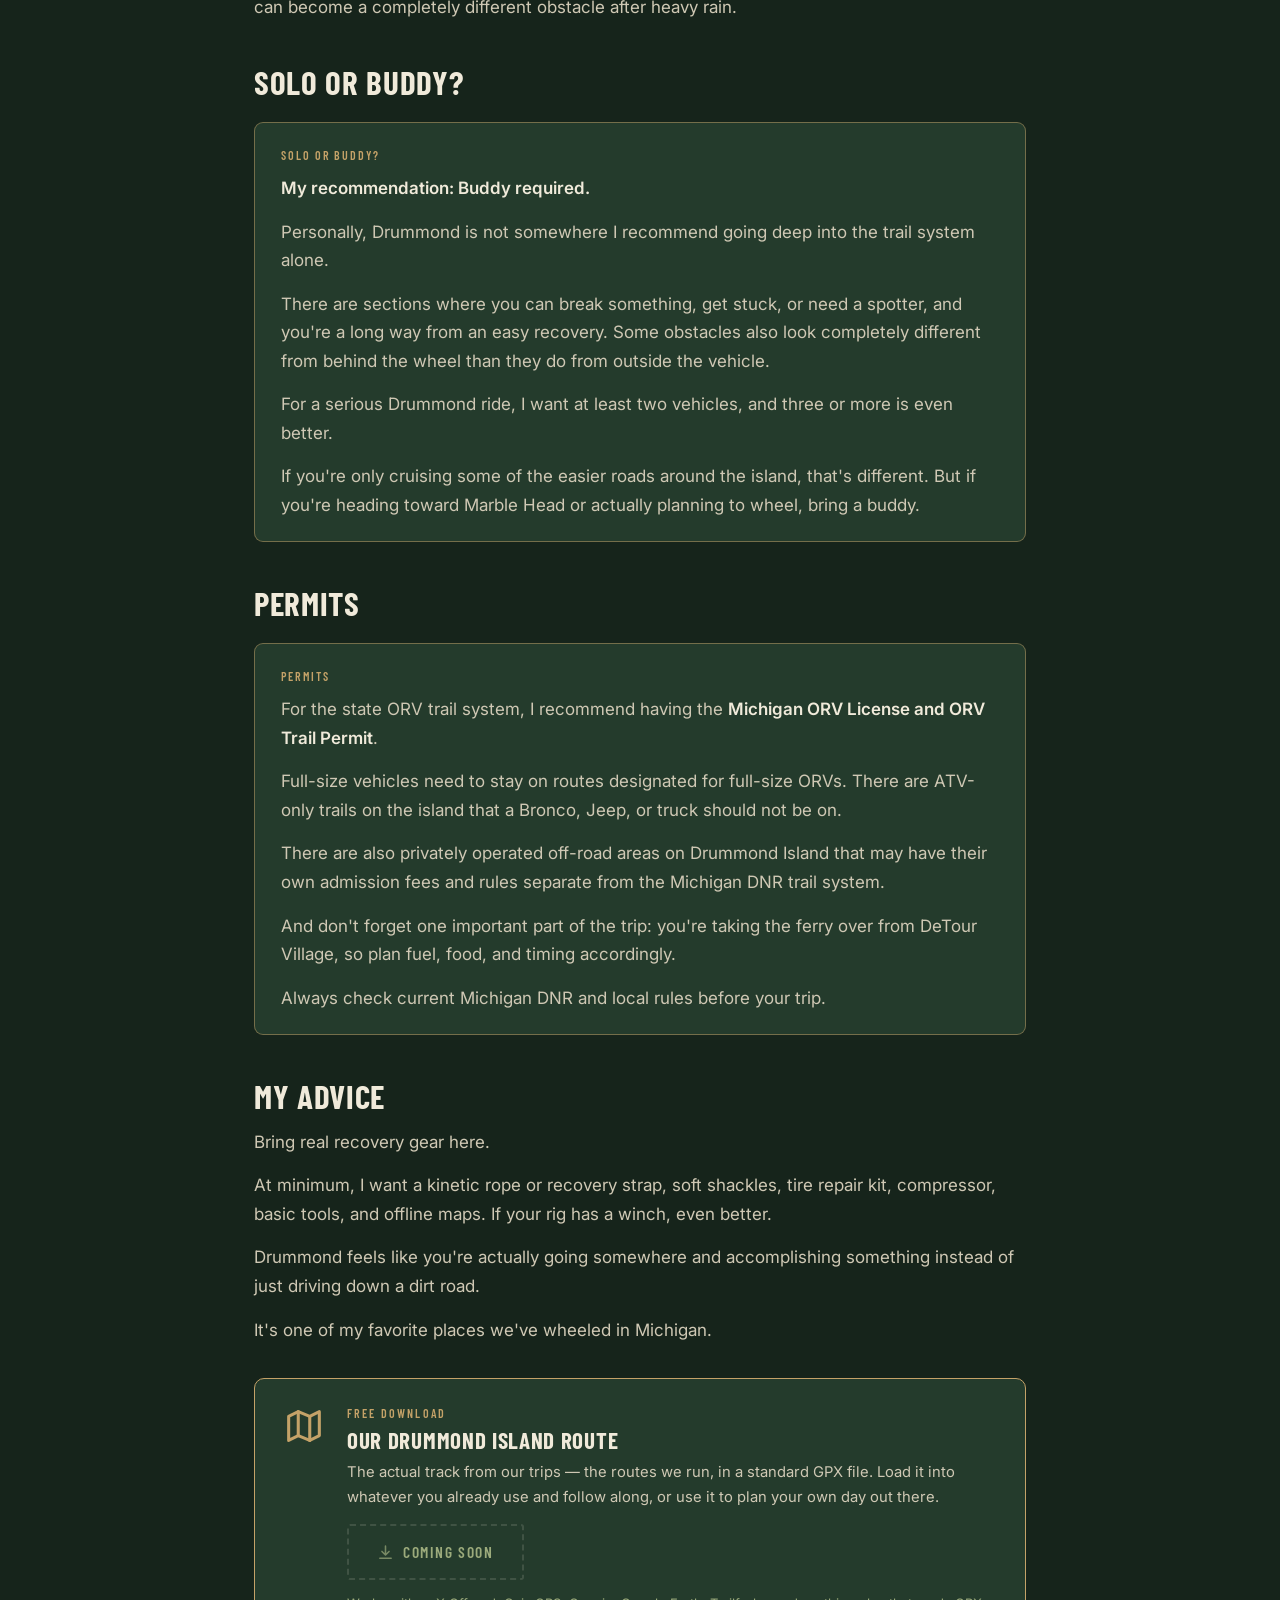
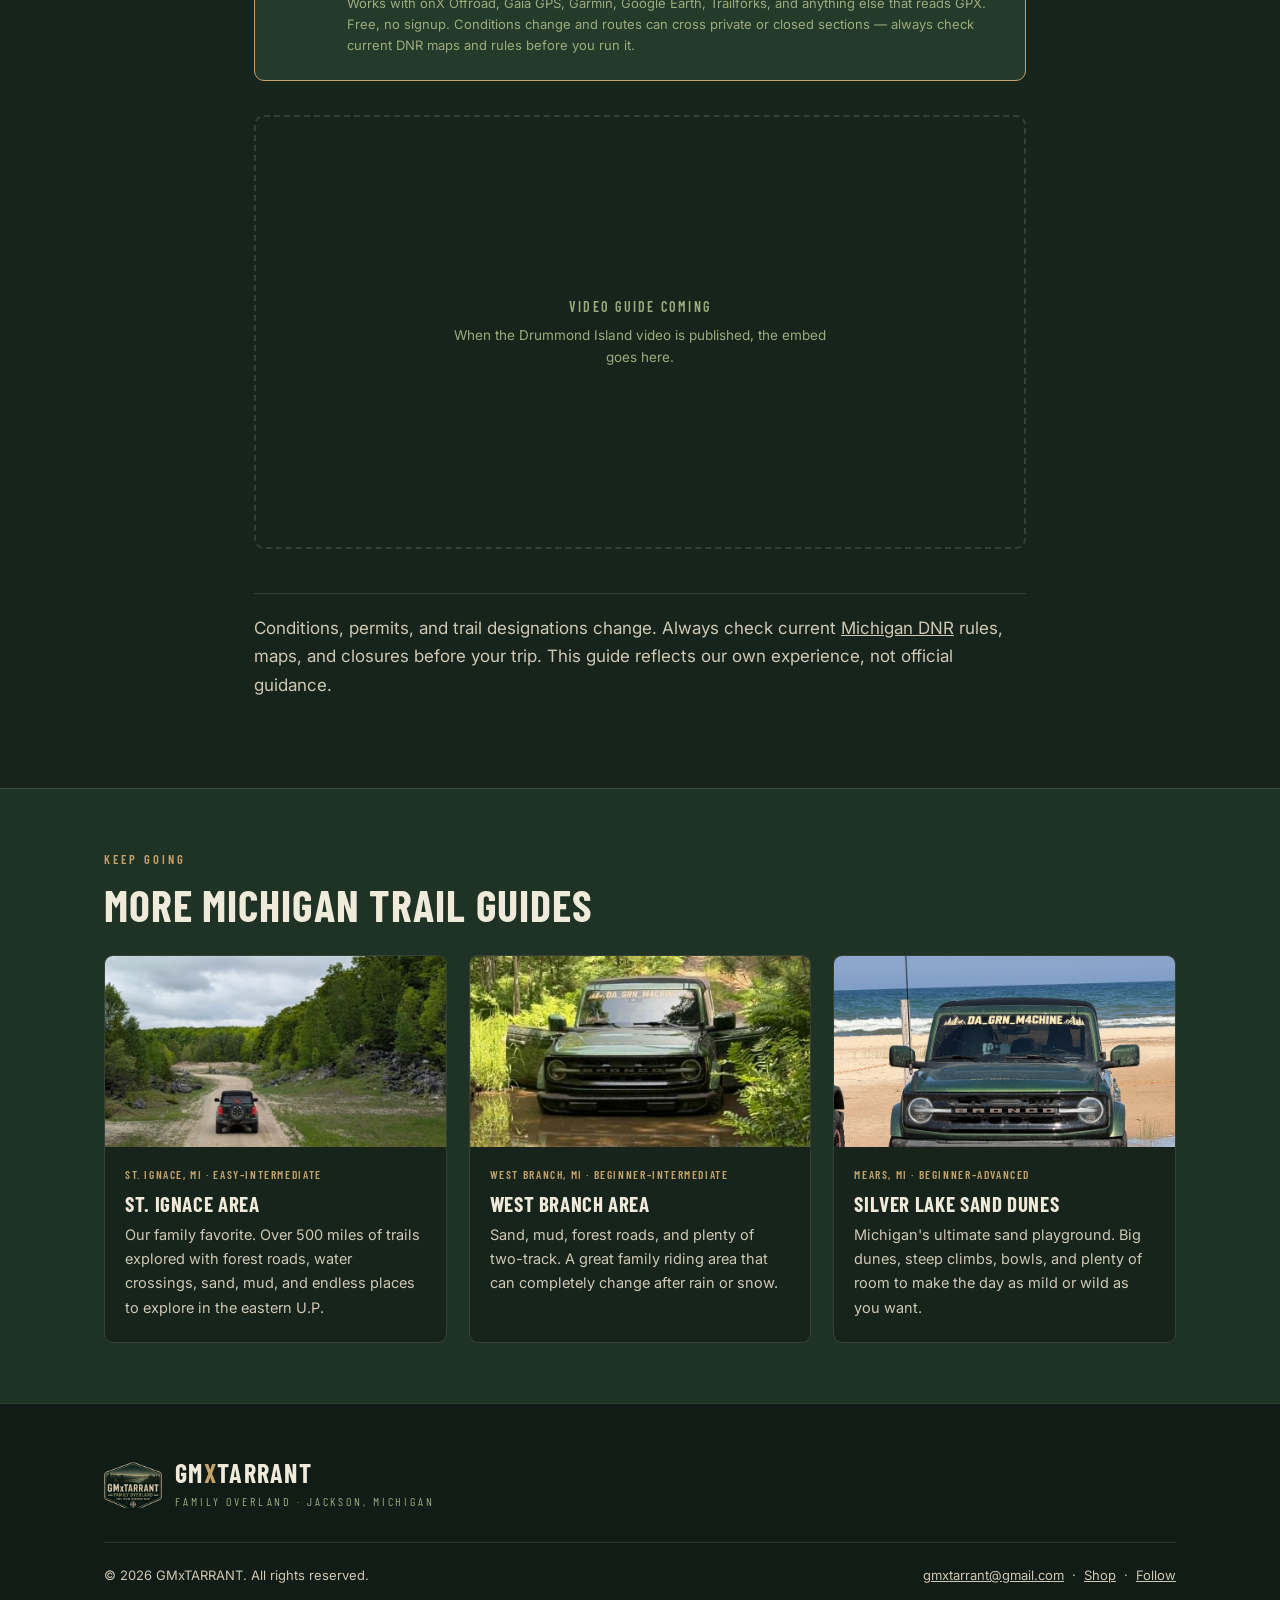
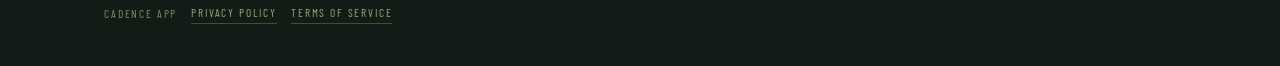
<file: trails/drummond-island.html>
<!DOCTYPE html>
<html lang="en">
<head>
<meta charset="UTF-8">
<meta name="viewport" content="width=device-width, initial-scale=1.0">
<title>Drummond Island Trail Guide — GMxTARRANT</title>
<meta name="description" content="One of Michigan's best true off-road destinations. Rocks, ledges, mud, water, and technical trails make this one worth the ferry ride.">
<meta property="og:title" content="Drummond Island — Michigan Trail Guide">
<meta property="og:description" content="One of Michigan's best true off-road destinations. Rocks, ledges, mud, water, and technical trails make this one worth the ferry ride.">
<meta property="og:type" content="article">
<meta property="og:url" content="https://gmxtarrant.com/trails/drummond-island.html">
<meta property="og:image" content="https://gmxtarrant.com/image/badge.jpg">
<meta name="twitter:card" content="summary_large_image">
<meta name="theme-color" content="#16241B">
<link rel="icon" href="../image/favicon.png">
<link rel="preconnect" href="https://fonts.googleapis.com">
<link rel="preconnect" href="https://fonts.gstatic.com" crossorigin>
<link href="https://fonts.googleapis.com/css2?family=Barlow+Condensed:wght@500;600;700&family=Inter:wght@400;500;600;700&display=swap" rel="stylesheet">
<link rel="stylesheet" href="../style.css">
</head>
<body>
<a href="#main" class="sr">Skip to content</a>
<nav>
  <div class="inner">
    <a href="../index.html" class="brand">
      <img src="../image/badge-mark.png" alt="GMxTARRANT Family Overland">
      <span class="txt">GM<span class="x">x</span>TARRANT</span>
    </a>
    <button class="menubtn" id="menubtn" aria-expanded="false" aria-controls="navlist">Menu</button>
    <ul id="navlist">
      <li><a href="../trails/index.html">Trail Guides</a></li>
      <li><a href="../camping.html">Camping</a></li>
      <li><a href="../gear.html">Gear</a></li>
      <li><a href="../index.html#about">About</a></li>
      <li><a href="../media-designs.html">Media + Designs</a></li>
      <li><a href="../work-with-us.html">Work With Us</a></li>
      <li><a href="../index.html#shop" class="navshop">Shop</a></li>
    </ul>
  </div>
</nav>
<main id="main">

<div class="pagehead">
  <!-- [EDIT] Header photo — drop a wide shot in the image folder named exactly: trail-drummond-island.jpg
       It's already wired below, so the moment the file exists it shows up. -->
  <div class="bg" style="background-image:url('../image/trail-drummond-island.jpg')"></div>
  <div class="scrim"></div>
  <div class="inner">
    <a class="backlink" href="index.html">← All Trail Guides</a>
    <h1>Drummond Island</h1>
    <div class="chips">
      <span class="chip solid">Drummond Island, MI</span>
      <span class="chip">Intermediate–Advanced</span>
    </div>
  </div>
</div>

<div class="stats">
  <div class="stat"><div class="k">Overall Rating</div><div class="stars"><svg width="0" height="0" style="position:absolute"><defs><linearGradient id="hf"><stop offset="50%" stop-color="#C4A268"/><stop offset="50%" stop-color="rgba(240,234,218,.22)"/></linearGradient></defs></svg><svg viewBox="0 0 24 24" fill="var(--gold)"><path d="M12 1.8l3.09 6.26 6.91 1-5 4.87 1.18 6.87L12 17.56l-6.18 3.25L7 13.94l-5-4.87 6.91-1z"/></svg><svg viewBox="0 0 24 24" fill="var(--gold)"><path d="M12 1.8l3.09 6.26 6.91 1-5 4.87 1.18 6.87L12 17.56l-6.18 3.25L7 13.94l-5-4.87 6.91-1z"/></svg><svg viewBox="0 0 24 24" fill="var(--gold)"><path d="M12 1.8l3.09 6.26 6.91 1-5 4.87 1.18 6.87L12 17.56l-6.18 3.25L7 13.94l-5-4.87 6.91-1z"/></svg><svg viewBox="0 0 24 24" fill="var(--gold)"><path d="M12 1.8l3.09 6.26 6.91 1-5 4.87 1.18 6.87L12 17.56l-6.18 3.25L7 13.94l-5-4.87 6.91-1z"/></svg><svg viewBox="0 0 24 24" fill="var(--gold)"><path d="M12 1.8l3.09 6.26 6.91 1-5 4.87 1.18 6.87L12 17.56l-6.18 3.25L7 13.94l-5-4.87 6.91-1z"/></svg><span class="num">5/5</span></div></div>
  <div class="stat"><div class="k">Family Friendly</div><div class="stars"><svg width="0" height="0" style="position:absolute"><defs><linearGradient id="hf"><stop offset="50%" stop-color="#C4A268"/><stop offset="50%" stop-color="rgba(240,234,218,.22)"/></linearGradient></defs></svg><svg viewBox="0 0 24 24" fill="var(--gold)"><path d="M12 1.8l3.09 6.26 6.91 1-5 4.87 1.18 6.87L12 17.56l-6.18 3.25L7 13.94l-5-4.87 6.91-1z"/></svg><svg viewBox="0 0 24 24" fill="var(--gold)"><path d="M12 1.8l3.09 6.26 6.91 1-5 4.87 1.18 6.87L12 17.56l-6.18 3.25L7 13.94l-5-4.87 6.91-1z"/></svg><svg viewBox="0 0 24 24" fill="var(--gold)"><path d="M12 1.8l3.09 6.26 6.91 1-5 4.87 1.18 6.87L12 17.56l-6.18 3.25L7 13.94l-5-4.87 6.91-1z"/></svg><svg viewBox="0 0 24 24" fill="var(--gold)"><path d="M12 1.8l3.09 6.26 6.91 1-5 4.87 1.18 6.87L12 17.56l-6.18 3.25L7 13.94l-5-4.87 6.91-1z"/></svg><svg viewBox="0 0 24 24" fill="url(#hf)"><path d="M12 1.8l3.09 6.26 6.91 1-5 4.87 1.18 6.87L12 17.56l-6.18 3.25L7 13.94l-5-4.87 6.91-1z"/></svg><span class="num">4.5/5</span></div></div>
  <div class="stat"><div class="k">Difficulty</div><div class="v">Moderate to Difficult</div></div>
  <div class="stat"><div class="k">Solo or Buddy</div><div class="v">Buddy required in my opinion for serious trail riding.</div></div>
</div>

<article class="guide">
<div class="quicktake"><div class="k">Quick Take</div><p>One of Michigan&#x27;s best true off-road destinations. Rocks, ledges, mud, water, and technical trails make this one worth the ferry ride.</p></div><h2>About the Area</h2><p>If someone asked me where to go in Michigan for a true off-road adventure, Drummond Island would be near the top of my list every time.</p><p>Drummond is different from most of the trail riding we do in Michigan. You&#x27;re dealing with limestone rock, ledges, mud, water, tight wooded sections, and terrain where picking the right line actually matters.</p><p>There are easier sections of the island, so you don&#x27;t need a completely built rig to enjoy Drummond, but there are absolutely places where lockers, good tires, ground clearance, and a spotter make a huge difference.</p><p>And then there&#x27;s Marble Head.</p><p>That&#x27;s one of those places every Michigan off-roader should experience at least once. The ride out there gets progressively rougher and gives you some legitimate rock and ledge obstacles before eventually reaching one of the coolest viewpoints on the island.</p><h2>Trail Conditions</h2><p>Drummond can throw a little bit of everything at you:</p><ul><li>Limestone rock</li><li>Rock shelves and ledges</li><li>Mud</li><li>Standing water</li><li>Tight wooded trails</li><li>Roots</li><li>Rough two-tracks</li><li>Deep holes</li><li>Slick rock when wet</li></ul><p>Weather makes a huge difference here. Something that isn&#x27;t a big deal during a dry weekend can become a completely different obstacle after heavy rain.</p><h2>Solo or Buddy?</h2><div class="callout warn"><div class="k">Solo or Buddy?</div><p><strong>My recommendation: Buddy required.</strong></p><p>Personally, Drummond is not somewhere I recommend going deep into the trail system alone.</p><p>There are sections where you can break something, get stuck, or need a spotter, and you&#x27;re a long way from an easy recovery. Some obstacles also look completely different from behind the wheel than they do from outside the vehicle.</p><p>For a serious Drummond ride, I want at least two vehicles, and three or more is even better.</p><p>If you&#x27;re only cruising some of the easier roads around the island, that&#x27;s different. But if you&#x27;re heading toward Marble Head or actually planning to wheel, bring a buddy.</p></div><h2>Permits</h2><div class="callout warn"><div class="k">Permits</div><p>For the state ORV trail system, I recommend having the <strong>Michigan ORV License and ORV Trail Permit</strong>.</p><p>Full-size vehicles need to stay on routes designated for full-size ORVs. There are ATV-only trails on the island that a Bronco, Jeep, or truck should not be on.</p><p>There are also privately operated off-road areas on Drummond Island that may have their own admission fees and rules separate from the Michigan DNR trail system.</p><p>And don&#x27;t forget one important part of the trip: you&#x27;re taking the ferry over from DeTour Village, so plan fuel, food, and timing accordingly.</p><p>Always check current Michigan DNR and local rules before your trip.</p></div><h2>My Advice</h2><p>Bring real recovery gear here.</p><p>At minimum, I want a kinetic rope or recovery strap, soft shackles, tire repair kit, compressor, basic tools, and offline maps. If your rig has a winch, even better.</p><p>Drummond feels like you&#x27;re actually going somewhere and accomplishing something instead of just driving down a dirt road.</p><p>It&#x27;s one of my favorite places we&#x27;ve wheeled in Michigan.</p>


  <!-- [EDIT] GPX DOWNLOAD
       Drop your route file in the gpx folder named exactly:  drummond-island.gpx
       If you don't have a route for this trail yet, delete this whole <div class="gpx"> block.
       IMPORTANT: trim the start and end of the track before exporting — a raw recording
       starts in your driveway. See gpx/READ-ME-FIRST.txt. -->
  <div class="gpx">
    <div class="ic" aria-hidden="true"><svg viewBox="0 0 24 24" fill="none" stroke="currentColor" stroke-width="1.6" stroke-linecap="round" stroke-linejoin="round"><path d="M4 19.5 9 17l6 2.5 5-2.5V4.5L15 7 9 4.5 4 7z"/><path d="M9 4.5V17M15 7v12.5"/></svg></div>
    <div class="bd">
      <div class="k">Free Download</div>
      <h3>Our Drummond Island Route</h3>
      <p>The actual track from our trips — the routes we run, in a standard GPX file. Load it into whatever
      you already use and follow along, or use it to plan your own day out there.</p>
      <!-- [EDIT] ACTIVATE THE DOWNLOAD
           Once drummond-island.gpx is in the gpx folder, replace this whole <span> with:
           <a class="btn btn-p" href="../gpx/drummond-island.gpx" download>ICON Download GPX</a>
           (keep the svg icon that is inside the span below) -->
      <span class="btn btn-off"><svg viewBox="0 0 24 24" fill="none" stroke="currentColor" stroke-width="2.2" stroke-linecap="round" stroke-linejoin="round"><path d="M12 3v12M7 10.5l5 5 5-5M4 20h16"/></svg> Coming Soon</span>
      <p class="works">Works with onX Offroad, Gaia GPS, Garmin, Google Earth, Trailforks, and anything else
      that reads GPX. Free, no signup. Conditions change and routes can cross private or closed sections —
      always check current DNR maps and rules before you run it.</p>
    </div>
  </div>

  <!-- [EDIT] VIDEO — when the YouTube guide for this trail is up, delete this whole
       "videoslot" block and paste your embed code in its place. On YouTube: Share → Embed → copy. -->
  <div class="videoslot">
    <div class="t">Video Guide Coming</div>
    <div class="d">When the Drummond Island video is published, the embed goes here.</div>
  </div>

  <p class="dnr">Conditions, permits, and trail designations change. Always check current
  <a href="https://www.michigan.gov/dnr" target="_blank" rel="noopener">Michigan DNR</a> rules,
  maps, and closures before your trip. This guide reflects our own experience, not official guidance.</p>
</article>

<div class="morerails">
  <div class="wrap">
    <div class="eyebrow">Keep Going</div>
    <h2>More Michigan Trail Guides</h2>
    <div class="grid3">
        <a class="card" href="st-ignace.html">
          <div class="thumb" style="background-image:url('../image/trail-st-ignace.jpg')"></div>
          <div class="body"><div class="tag">St. Ignace, MI · Easy–Intermediate</div>
          <h3>St. Ignace Area</h3><p>Our family favorite. Over 500 miles of trails explored with forest roads, water crossings, sand, mud, and endless places to explore in the eastern U.P.</p></div>
        </a>
        <a class="card" href="west-branch.html">
          <div class="thumb" style="background-image:url('../image/trail-west-branch.jpg')"></div>
          <div class="body"><div class="tag">West Branch, MI · Beginner–Intermediate</div>
          <h3>West Branch Area</h3><p>Sand, mud, forest roads, and plenty of two-track. A great family riding area that can completely change after rain or snow.</p></div>
        </a>
        <a class="card" href="silver-lake-sand-dunes.html">
          <div class="thumb" style="background-image:url('../image/trail-silver-lake-sand-dunes.jpg')"></div>
          <div class="body"><div class="tag">Mears, MI · Beginner–Advanced</div>
          <h3>Silver Lake Sand Dunes</h3><p>Michigan&#x27;s ultimate sand playground. Big dunes, steep climbs, bowls, and plenty of room to make the day as mild or wild as you want.</p></div>
        </a>
    </div>
  </div>
</div>
</main>
<footer>
  <div class="wrap">
    <div class="fmark">
      <img src="../image/badge-mark.png" alt="">
      <div>
        <div class="fbrand">GM<span class="x">x</span>TARRANT</div>
        <div class="ftag">Family Overland · Jackson, Michigan</div>
      </div>
    </div>
    <div class="frow">
      <div>&copy; <span id="yr">2026</span> GMxTARRANT. All rights reserved.</div>
      <div><a href="mailto:gmxtarrant@gmail.com">gmxtarrant@gmail.com</a> &nbsp;·&nbsp;
        <a href="../index.html#shop">Shop</a> &nbsp;·&nbsp; <a href="../index.html#follow">Follow</a></div>
    </div>

    <div class="flegal">
      <!-- [EDIT] These two pages belong to the Cadence app, not to this website.
           They are labelled that way on purpose so nobody reads them as the
           site's own policy. Leave the wording alone unless the app changes. -->
      <span>Cadence app</span>
      <a href="../privacy.html">Privacy Policy</a>
      <a href="../terms.html">Terms of Service</a>
    </div>
  </div>
</footer>
<script>
  var b=document.getElementById('menubtn'), l=document.getElementById('navlist');
  b.addEventListener('click',function(){var o=l.classList.toggle('open');b.setAttribute('aria-expanded',o?'true':'false');});
  l.addEventListener('click',function(e){if(e.target.tagName==='A'){l.classList.remove('open');b.setAttribute('aria-expanded','false');}});
  document.getElementById('yr').textContent=new Date().getFullYear();
</script>
</body>
</html>
</file>
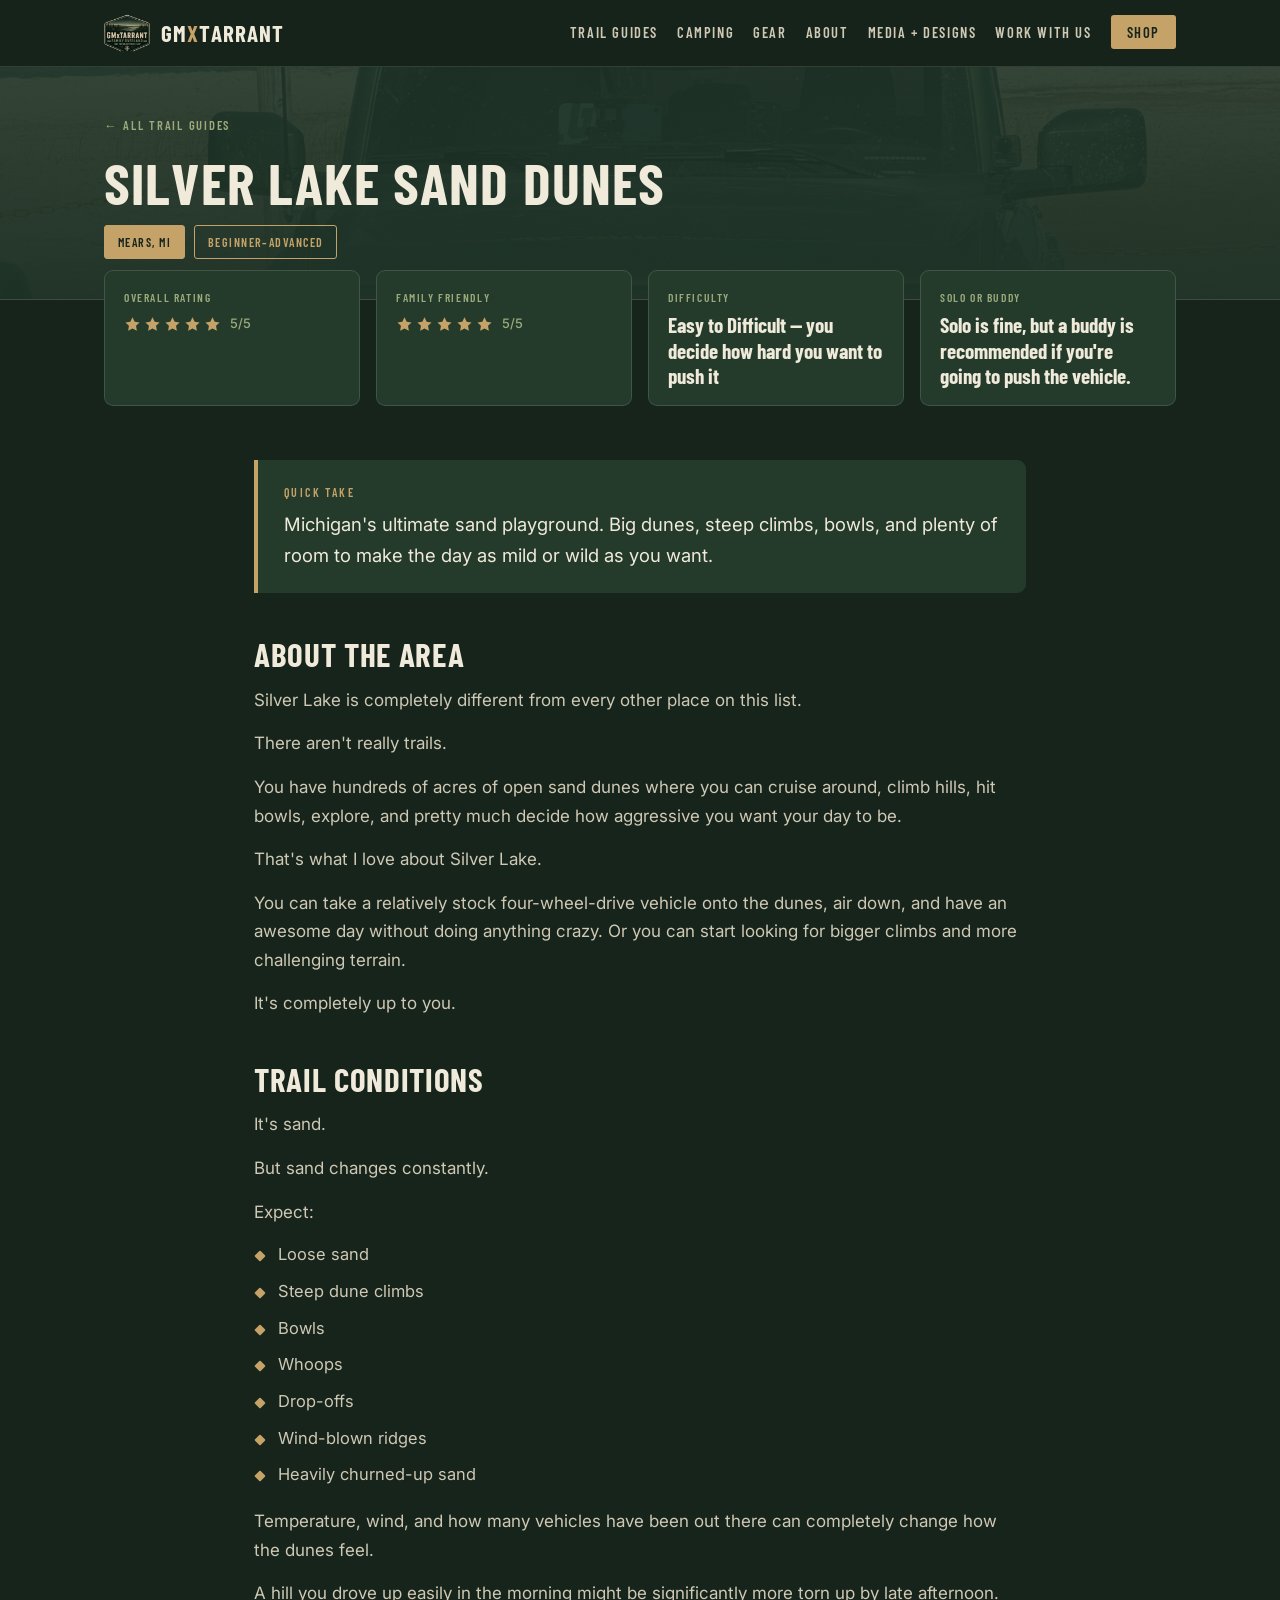
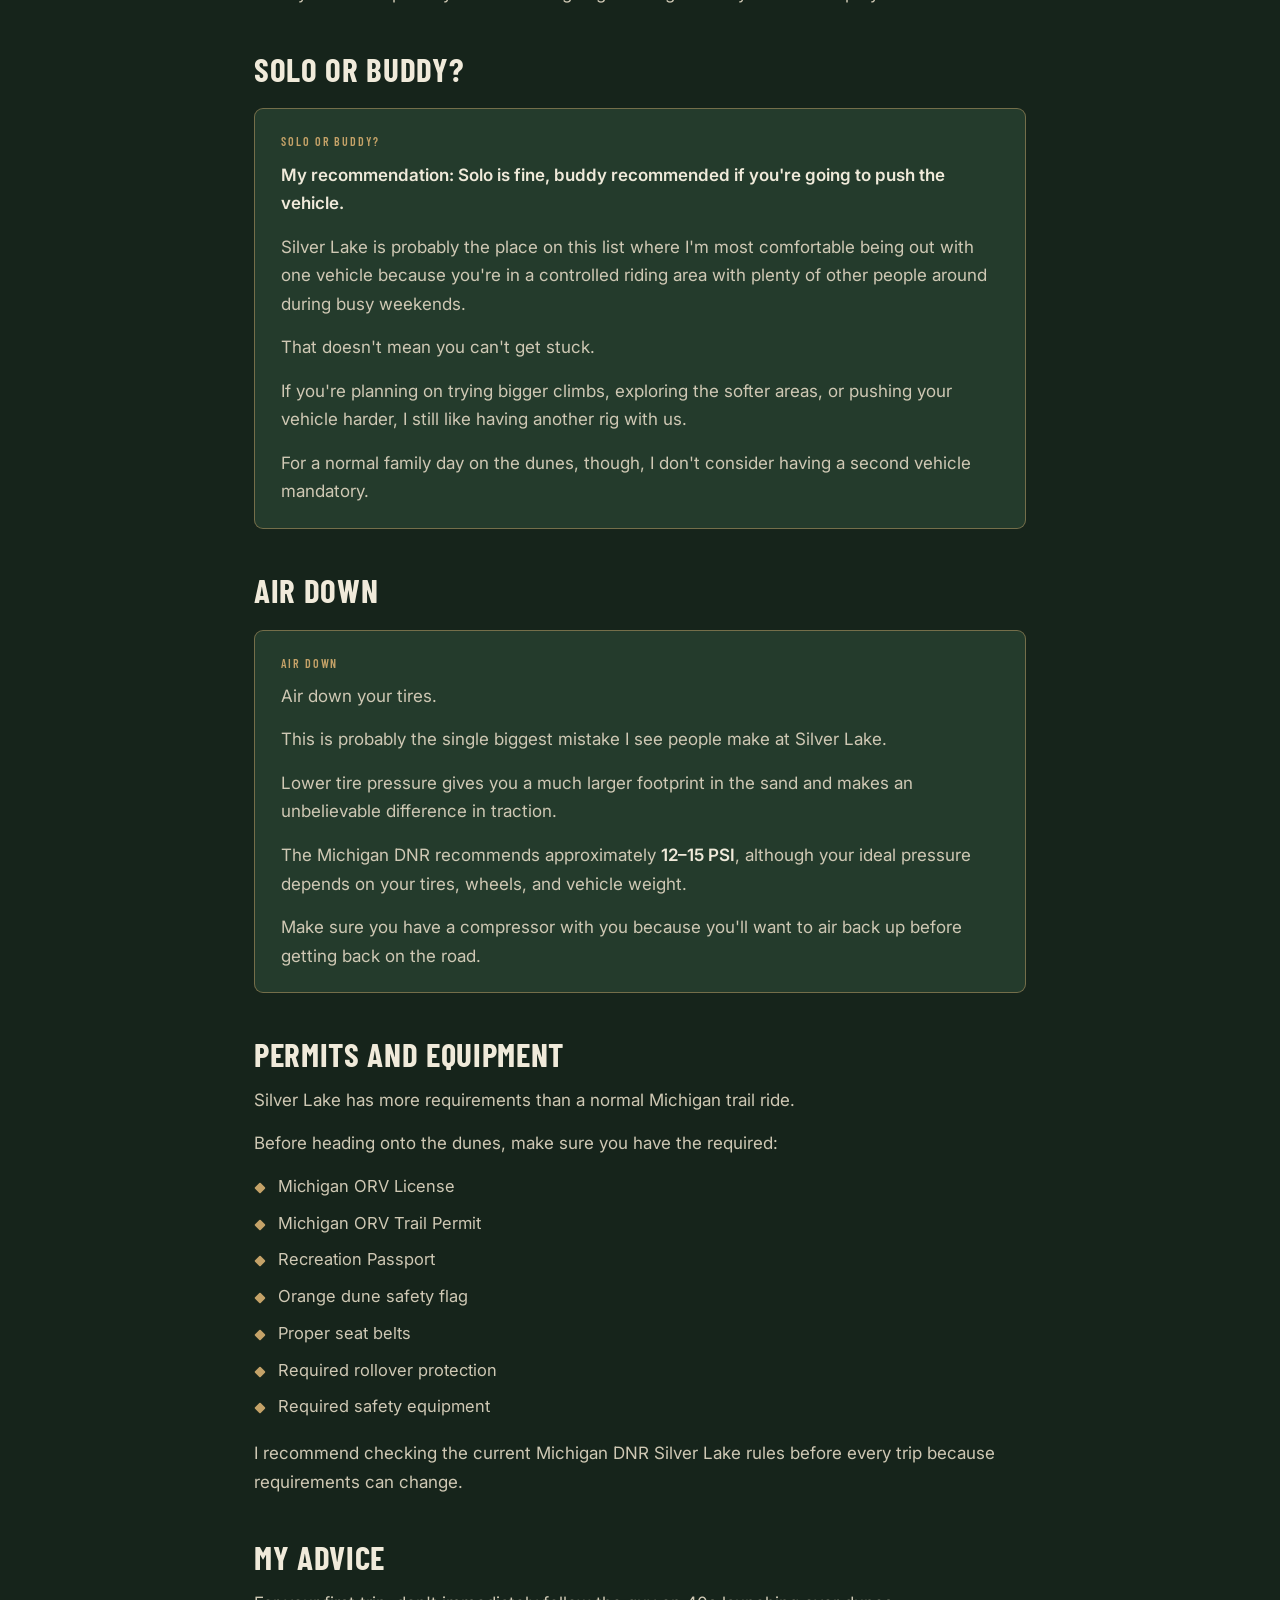
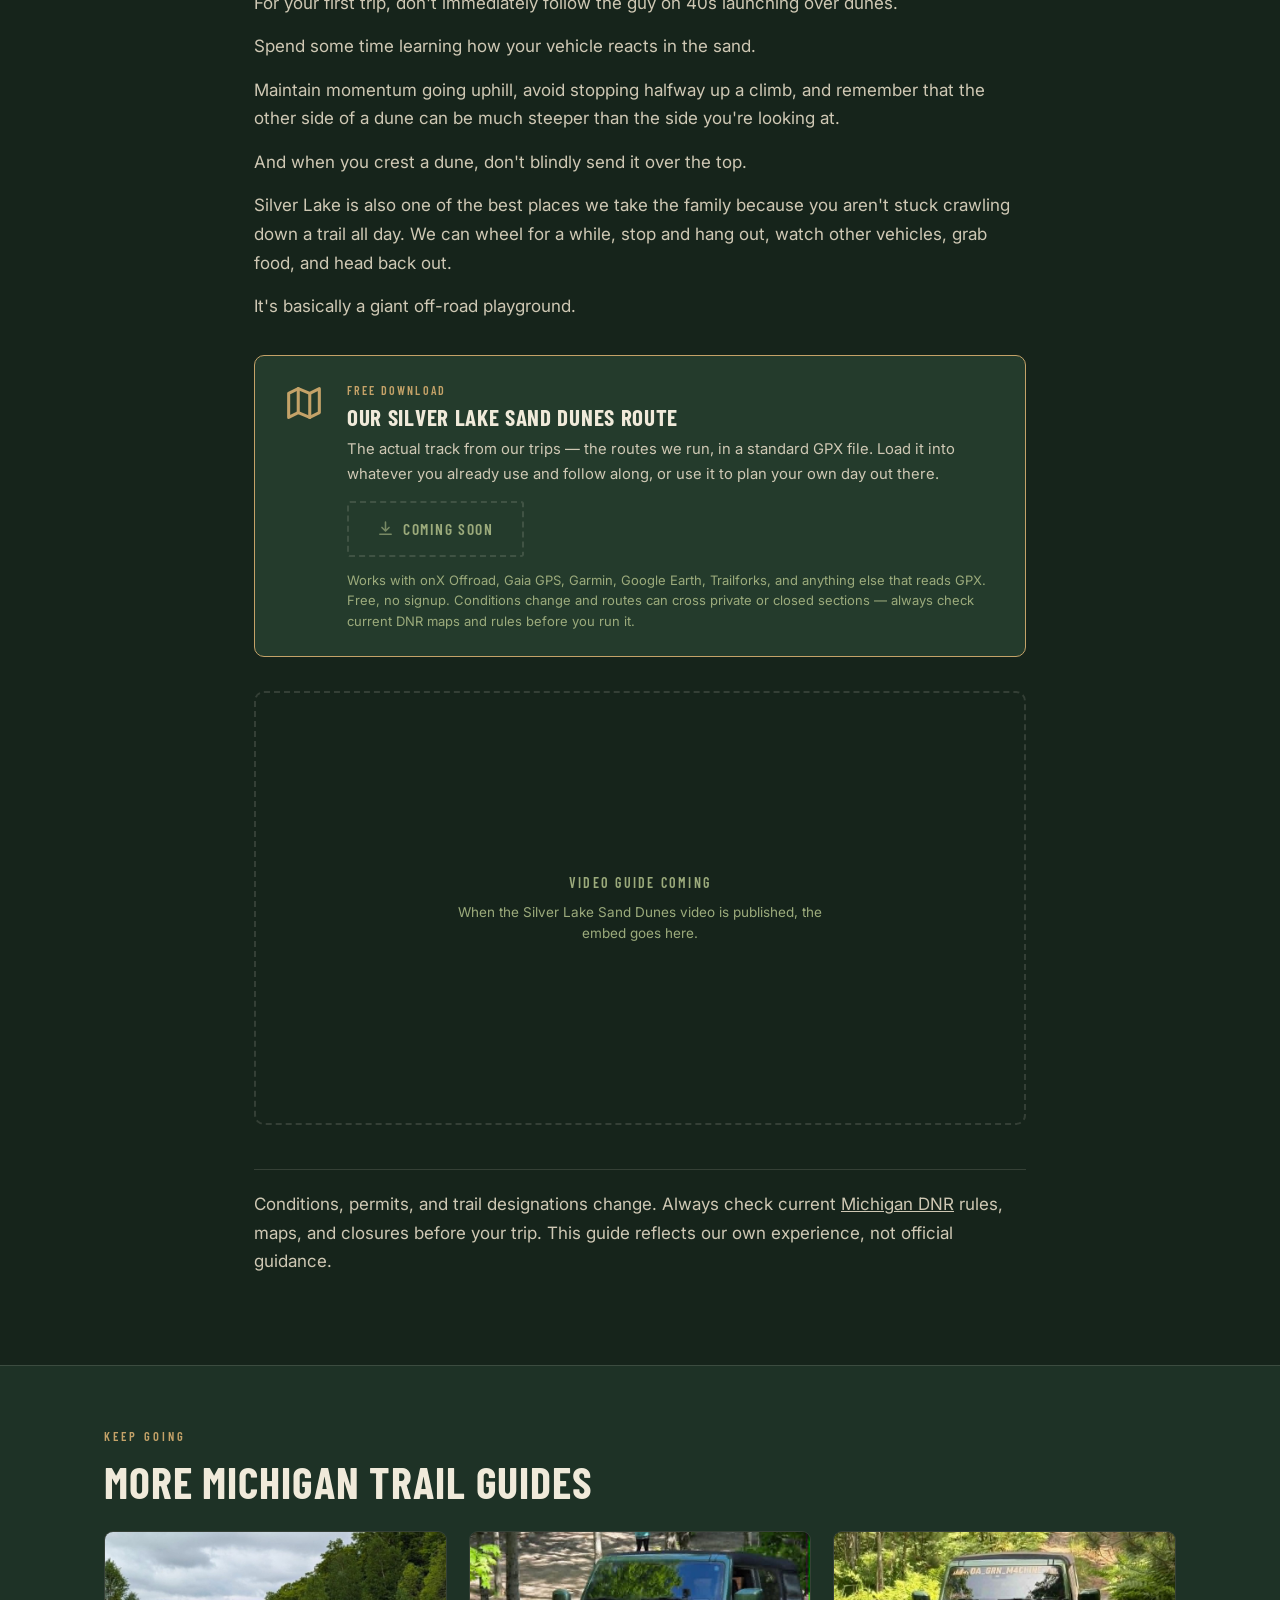
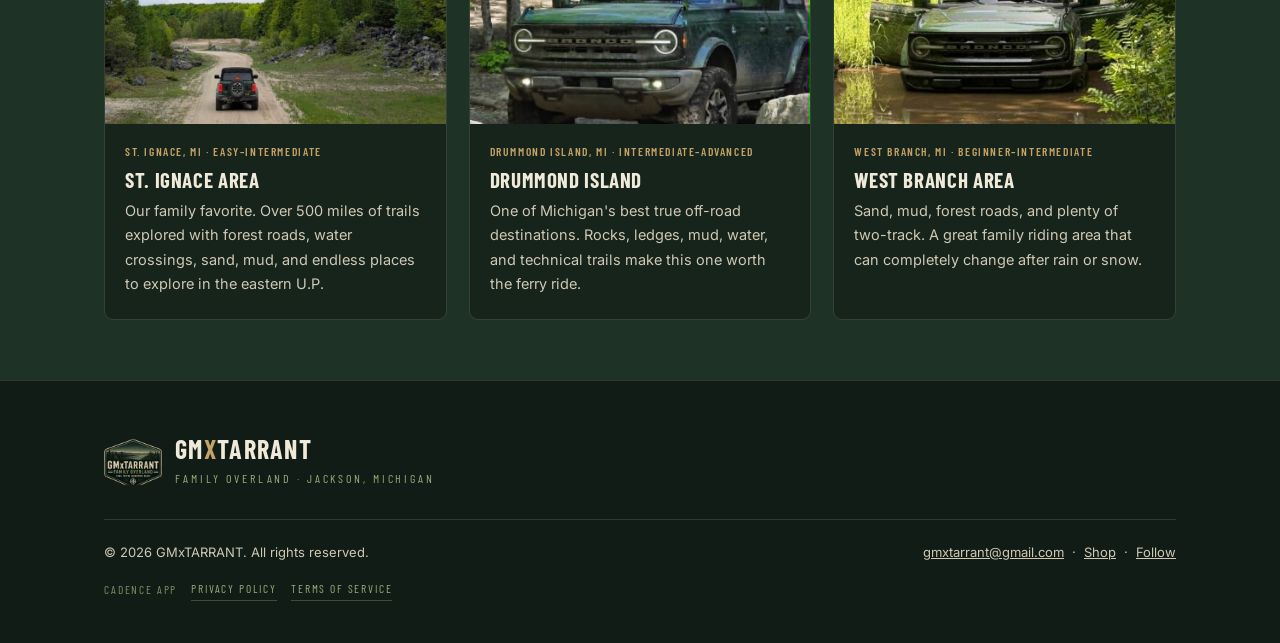
<file: trails/silver-lake-sand-dunes.html>
<!DOCTYPE html>
<html lang="en">
<head>
<meta charset="UTF-8">
<meta name="viewport" content="width=device-width, initial-scale=1.0">
<title>Silver Lake Sand Dunes Trail Guide — GMxTARRANT</title>
<meta name="description" content="Michigan's ultimate sand playground. Big dunes, steep climbs, bowls, and plenty of room to make the day as mild or wild as you want.">
<meta property="og:title" content="Silver Lake Sand Dunes — Michigan Trail Guide">
<meta property="og:description" content="Michigan's ultimate sand playground. Big dunes, steep climbs, bowls, and plenty of room to make the day as mild or wild as you want.">
<meta property="og:type" content="article">
<meta property="og:url" content="https://gmxtarrant.com/trails/silver-lake-sand-dunes.html">
<meta property="og:image" content="https://gmxtarrant.com/image/badge.jpg">
<meta name="twitter:card" content="summary_large_image">
<meta name="theme-color" content="#16241B">
<link rel="icon" href="../image/favicon.png">
<link rel="preconnect" href="https://fonts.googleapis.com">
<link rel="preconnect" href="https://fonts.gstatic.com" crossorigin>
<link href="https://fonts.googleapis.com/css2?family=Barlow+Condensed:wght@500;600;700&family=Inter:wght@400;500;600;700&display=swap" rel="stylesheet">
<link rel="stylesheet" href="../style.css">
</head>
<body>
<a href="#main" class="sr">Skip to content</a>
<nav>
  <div class="inner">
    <a href="../index.html" class="brand">
      <img src="../image/badge-mark.png" alt="GMxTARRANT Family Overland">
      <span class="txt">GM<span class="x">x</span>TARRANT</span>
    </a>
    <button class="menubtn" id="menubtn" aria-expanded="false" aria-controls="navlist">Menu</button>
    <ul id="navlist">
      <li><a href="../trails/index.html">Trail Guides</a></li>
      <li><a href="../camping.html">Camping</a></li>
      <li><a href="../gear.html">Gear</a></li>
      <li><a href="../index.html#about">About</a></li>
      <li><a href="../media-designs.html">Media + Designs</a></li>
      <li><a href="../work-with-us.html">Work With Us</a></li>
      <li><a href="../index.html#shop" class="navshop">Shop</a></li>
    </ul>
  </div>
</nav>
<main id="main">

<div class="pagehead">
  <!-- [EDIT] Header photo — drop a wide shot in the image folder named exactly: trail-silver-lake-sand-dunes.jpg
       It's already wired below, so the moment the file exists it shows up. -->
  <div class="bg" style="background-image:url('../image/trail-silver-lake-sand-dunes.jpg')"></div>
  <div class="scrim"></div>
  <div class="inner">
    <a class="backlink" href="index.html">← All Trail Guides</a>
    <h1>Silver Lake Sand Dunes</h1>
    <div class="chips">
      <span class="chip solid">Mears, MI</span>
      <span class="chip">Beginner–Advanced</span>
    </div>
  </div>
</div>

<div class="stats">
  <div class="stat"><div class="k">Overall Rating</div><div class="stars"><svg width="0" height="0" style="position:absolute"><defs><linearGradient id="hf"><stop offset="50%" stop-color="#C4A268"/><stop offset="50%" stop-color="rgba(240,234,218,.22)"/></linearGradient></defs></svg><svg viewBox="0 0 24 24" fill="var(--gold)"><path d="M12 1.8l3.09 6.26 6.91 1-5 4.87 1.18 6.87L12 17.56l-6.18 3.25L7 13.94l-5-4.87 6.91-1z"/></svg><svg viewBox="0 0 24 24" fill="var(--gold)"><path d="M12 1.8l3.09 6.26 6.91 1-5 4.87 1.18 6.87L12 17.56l-6.18 3.25L7 13.94l-5-4.87 6.91-1z"/></svg><svg viewBox="0 0 24 24" fill="var(--gold)"><path d="M12 1.8l3.09 6.26 6.91 1-5 4.87 1.18 6.87L12 17.56l-6.18 3.25L7 13.94l-5-4.87 6.91-1z"/></svg><svg viewBox="0 0 24 24" fill="var(--gold)"><path d="M12 1.8l3.09 6.26 6.91 1-5 4.87 1.18 6.87L12 17.56l-6.18 3.25L7 13.94l-5-4.87 6.91-1z"/></svg><svg viewBox="0 0 24 24" fill="var(--gold)"><path d="M12 1.8l3.09 6.26 6.91 1-5 4.87 1.18 6.87L12 17.56l-6.18 3.25L7 13.94l-5-4.87 6.91-1z"/></svg><span class="num">5/5</span></div></div>
  <div class="stat"><div class="k">Family Friendly</div><div class="stars"><svg width="0" height="0" style="position:absolute"><defs><linearGradient id="hf"><stop offset="50%" stop-color="#C4A268"/><stop offset="50%" stop-color="rgba(240,234,218,.22)"/></linearGradient></defs></svg><svg viewBox="0 0 24 24" fill="var(--gold)"><path d="M12 1.8l3.09 6.26 6.91 1-5 4.87 1.18 6.87L12 17.56l-6.18 3.25L7 13.94l-5-4.87 6.91-1z"/></svg><svg viewBox="0 0 24 24" fill="var(--gold)"><path d="M12 1.8l3.09 6.26 6.91 1-5 4.87 1.18 6.87L12 17.56l-6.18 3.25L7 13.94l-5-4.87 6.91-1z"/></svg><svg viewBox="0 0 24 24" fill="var(--gold)"><path d="M12 1.8l3.09 6.26 6.91 1-5 4.87 1.18 6.87L12 17.56l-6.18 3.25L7 13.94l-5-4.87 6.91-1z"/></svg><svg viewBox="0 0 24 24" fill="var(--gold)"><path d="M12 1.8l3.09 6.26 6.91 1-5 4.87 1.18 6.87L12 17.56l-6.18 3.25L7 13.94l-5-4.87 6.91-1z"/></svg><svg viewBox="0 0 24 24" fill="var(--gold)"><path d="M12 1.8l3.09 6.26 6.91 1-5 4.87 1.18 6.87L12 17.56l-6.18 3.25L7 13.94l-5-4.87 6.91-1z"/></svg><span class="num">5/5</span></div></div>
  <div class="stat"><div class="k">Difficulty</div><div class="v">Easy to Difficult — you decide how hard you want to push it</div></div>
  <div class="stat"><div class="k">Solo or Buddy</div><div class="v">Solo is fine, but a buddy is recommended if you&#x27;re going to push the vehicle.</div></div>
</div>

<article class="guide">
<div class="quicktake"><div class="k">Quick Take</div><p>Michigan&#x27;s ultimate sand playground. Big dunes, steep climbs, bowls, and plenty of room to make the day as mild or wild as you want.</p></div><h2>About the Area</h2><p>Silver Lake is completely different from every other place on this list.</p><p>There aren&#x27;t really trails.</p><p>You have hundreds of acres of open sand dunes where you can cruise around, climb hills, hit bowls, explore, and pretty much decide how aggressive you want your day to be.</p><p>That&#x27;s what I love about Silver Lake.</p><p>You can take a relatively stock four-wheel-drive vehicle onto the dunes, air down, and have an awesome day without doing anything crazy. Or you can start looking for bigger climbs and more challenging terrain.</p><p>It&#x27;s completely up to you.</p><h2>Trail Conditions</h2><p>It&#x27;s sand.</p><p>But sand changes constantly.</p><p>Expect:</p><ul><li>Loose sand</li><li>Steep dune climbs</li><li>Bowls</li><li>Whoops</li><li>Drop-offs</li><li>Wind-blown ridges</li><li>Heavily churned-up sand</li></ul><p>Temperature, wind, and how many vehicles have been out there can completely change how the dunes feel.</p><p>A hill you drove up easily in the morning might be significantly more torn up by late afternoon.</p><h2>Solo or Buddy?</h2><div class="callout warn"><div class="k">Solo or Buddy?</div><p><strong>My recommendation: Solo is fine, buddy recommended if you&#x27;re going to push the vehicle.</strong></p><p>Silver Lake is probably the place on this list where I&#x27;m most comfortable being out with one vehicle because you&#x27;re in a controlled riding area with plenty of other people around during busy weekends.</p><p>That doesn&#x27;t mean you can&#x27;t get stuck.</p><p>If you&#x27;re planning on trying bigger climbs, exploring the softer areas, or pushing your vehicle harder, I still like having another rig with us.</p><p>For a normal family day on the dunes, though, I don&#x27;t consider having a second vehicle mandatory.</p></div><h2>Air Down</h2><div class="callout warn"><div class="k">Air Down</div><p>Air down your tires.</p><p>This is probably the single biggest mistake I see people make at Silver Lake.</p><p>Lower tire pressure gives you a much larger footprint in the sand and makes an unbelievable difference in traction.</p><p>The Michigan DNR recommends approximately <strong>12–15 PSI</strong>, although your ideal pressure depends on your tires, wheels, and vehicle weight.</p><p>Make sure you have a compressor with you because you&#x27;ll want to air back up before getting back on the road.</p></div><h2>Permits and Equipment</h2><p>Silver Lake has more requirements than a normal Michigan trail ride.</p><p>Before heading onto the dunes, make sure you have the required:</p><ul><li>Michigan ORV License</li><li>Michigan ORV Trail Permit</li><li>Recreation Passport</li><li>Orange dune safety flag</li><li>Proper seat belts</li><li>Required rollover protection</li><li>Required safety equipment</li></ul><p>I recommend checking the current Michigan DNR Silver Lake rules before every trip because requirements can change.</p><h2>My Advice</h2><p>For your first trip, don&#x27;t immediately follow the guy on 40s launching over dunes.</p><p>Spend some time learning how your vehicle reacts in the sand.</p><p>Maintain momentum going uphill, avoid stopping halfway up a climb, and remember that the other side of a dune can be much steeper than the side you&#x27;re looking at.</p><p>And when you crest a dune, don&#x27;t blindly send it over the top.</p><p>Silver Lake is also one of the best places we take the family because you aren&#x27;t stuck crawling down a trail all day. We can wheel for a while, stop and hang out, watch other vehicles, grab food, and head back out.</p><p>It&#x27;s basically a giant off-road playground.</p>


  <!-- [EDIT] GPX DOWNLOAD
       Drop your route file in the gpx folder named exactly:  silver-lake-sand-dunes.gpx
       If you don't have a route for this trail yet, delete this whole <div class="gpx"> block.
       IMPORTANT: trim the start and end of the track before exporting — a raw recording
       starts in your driveway. See gpx/READ-ME-FIRST.txt. -->
  <div class="gpx">
    <div class="ic" aria-hidden="true"><svg viewBox="0 0 24 24" fill="none" stroke="currentColor" stroke-width="1.6" stroke-linecap="round" stroke-linejoin="round"><path d="M4 19.5 9 17l6 2.5 5-2.5V4.5L15 7 9 4.5 4 7z"/><path d="M9 4.5V17M15 7v12.5"/></svg></div>
    <div class="bd">
      <div class="k">Free Download</div>
      <h3>Our Silver Lake Sand Dunes Route</h3>
      <p>The actual track from our trips — the routes we run, in a standard GPX file. Load it into whatever
      you already use and follow along, or use it to plan your own day out there.</p>
      <!-- [EDIT] ACTIVATE THE DOWNLOAD
           Once silver-lake-sand-dunes.gpx is in the gpx folder, replace this whole <span> with:
           <a class="btn btn-p" href="../gpx/silver-lake-sand-dunes.gpx" download>ICON Download GPX</a>
           (keep the svg icon that is inside the span below) -->
      <span class="btn btn-off"><svg viewBox="0 0 24 24" fill="none" stroke="currentColor" stroke-width="2.2" stroke-linecap="round" stroke-linejoin="round"><path d="M12 3v12M7 10.5l5 5 5-5M4 20h16"/></svg> Coming Soon</span>
      <p class="works">Works with onX Offroad, Gaia GPS, Garmin, Google Earth, Trailforks, and anything else
      that reads GPX. Free, no signup. Conditions change and routes can cross private or closed sections —
      always check current DNR maps and rules before you run it.</p>
    </div>
  </div>

  <!-- [EDIT] VIDEO — when the YouTube guide for this trail is up, delete this whole
       "videoslot" block and paste your embed code in its place. On YouTube: Share → Embed → copy. -->
  <div class="videoslot">
    <div class="t">Video Guide Coming</div>
    <div class="d">When the Silver Lake Sand Dunes video is published, the embed goes here.</div>
  </div>

  <p class="dnr">Conditions, permits, and trail designations change. Always check current
  <a href="https://www.michigan.gov/dnr" target="_blank" rel="noopener">Michigan DNR</a> rules,
  maps, and closures before your trip. This guide reflects our own experience, not official guidance.</p>
</article>

<div class="morerails">
  <div class="wrap">
    <div class="eyebrow">Keep Going</div>
    <h2>More Michigan Trail Guides</h2>
    <div class="grid3">
        <a class="card" href="st-ignace.html">
          <div class="thumb" style="background-image:url('../image/trail-st-ignace.jpg')"></div>
          <div class="body"><div class="tag">St. Ignace, MI · Easy–Intermediate</div>
          <h3>St. Ignace Area</h3><p>Our family favorite. Over 500 miles of trails explored with forest roads, water crossings, sand, mud, and endless places to explore in the eastern U.P.</p></div>
        </a>
        <a class="card" href="drummond-island.html">
          <div class="thumb" style="background-image:url('../image/trail-drummond-island.jpg')"></div>
          <div class="body"><div class="tag">Drummond Island, MI · Intermediate–Advanced</div>
          <h3>Drummond Island</h3><p>One of Michigan&#x27;s best true off-road destinations. Rocks, ledges, mud, water, and technical trails make this one worth the ferry ride.</p></div>
        </a>
        <a class="card" href="west-branch.html">
          <div class="thumb" style="background-image:url('../image/trail-west-branch.jpg')"></div>
          <div class="body"><div class="tag">West Branch, MI · Beginner–Intermediate</div>
          <h3>West Branch Area</h3><p>Sand, mud, forest roads, and plenty of two-track. A great family riding area that can completely change after rain or snow.</p></div>
        </a>
    </div>
  </div>
</div>
</main>
<footer>
  <div class="wrap">
    <div class="fmark">
      <img src="../image/badge-mark.png" alt="">
      <div>
        <div class="fbrand">GM<span class="x">x</span>TARRANT</div>
        <div class="ftag">Family Overland · Jackson, Michigan</div>
      </div>
    </div>
    <div class="frow">
      <div>&copy; <span id="yr">2026</span> GMxTARRANT. All rights reserved.</div>
      <div><a href="mailto:gmxtarrant@gmail.com">gmxtarrant@gmail.com</a> &nbsp;·&nbsp;
        <a href="../index.html#shop">Shop</a> &nbsp;·&nbsp; <a href="../index.html#follow">Follow</a></div>
    </div>

    <div class="flegal">
      <!-- [EDIT] These two pages belong to the Cadence app, not to this website.
           They are labelled that way on purpose so nobody reads them as the
           site's own policy. Leave the wording alone unless the app changes. -->
      <span>Cadence app</span>
      <a href="../privacy.html">Privacy Policy</a>
      <a href="../terms.html">Terms of Service</a>
    </div>
  </div>
</footer>
<script>
  var b=document.getElementById('menubtn'), l=document.getElementById('navlist');
  b.addEventListener('click',function(){var o=l.classList.toggle('open');b.setAttribute('aria-expanded',o?'true':'false');});
  l.addEventListener('click',function(e){if(e.target.tagName==='A'){l.classList.remove('open');b.setAttribute('aria-expanded','false');}});
  document.getElementById('yr').textContent=new Date().getFullYear();
</script>
</body>
</html>
</file>
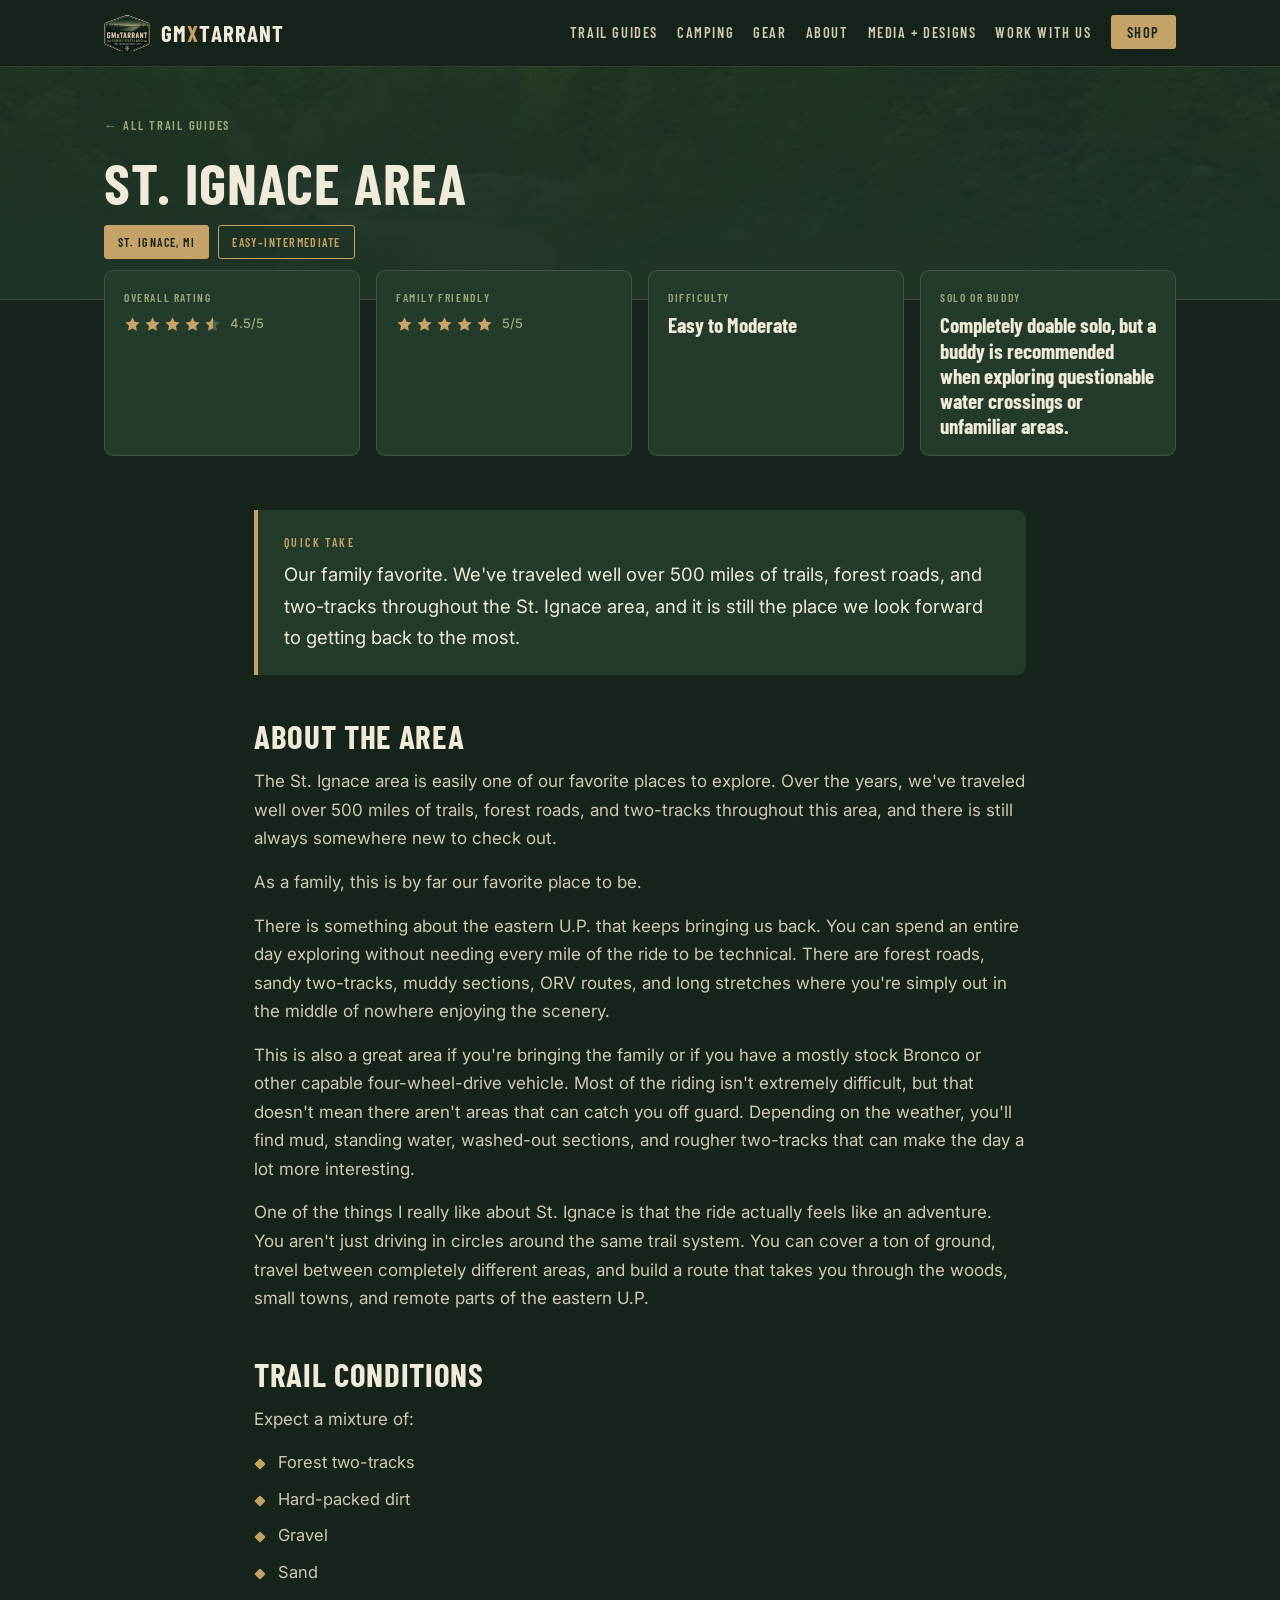
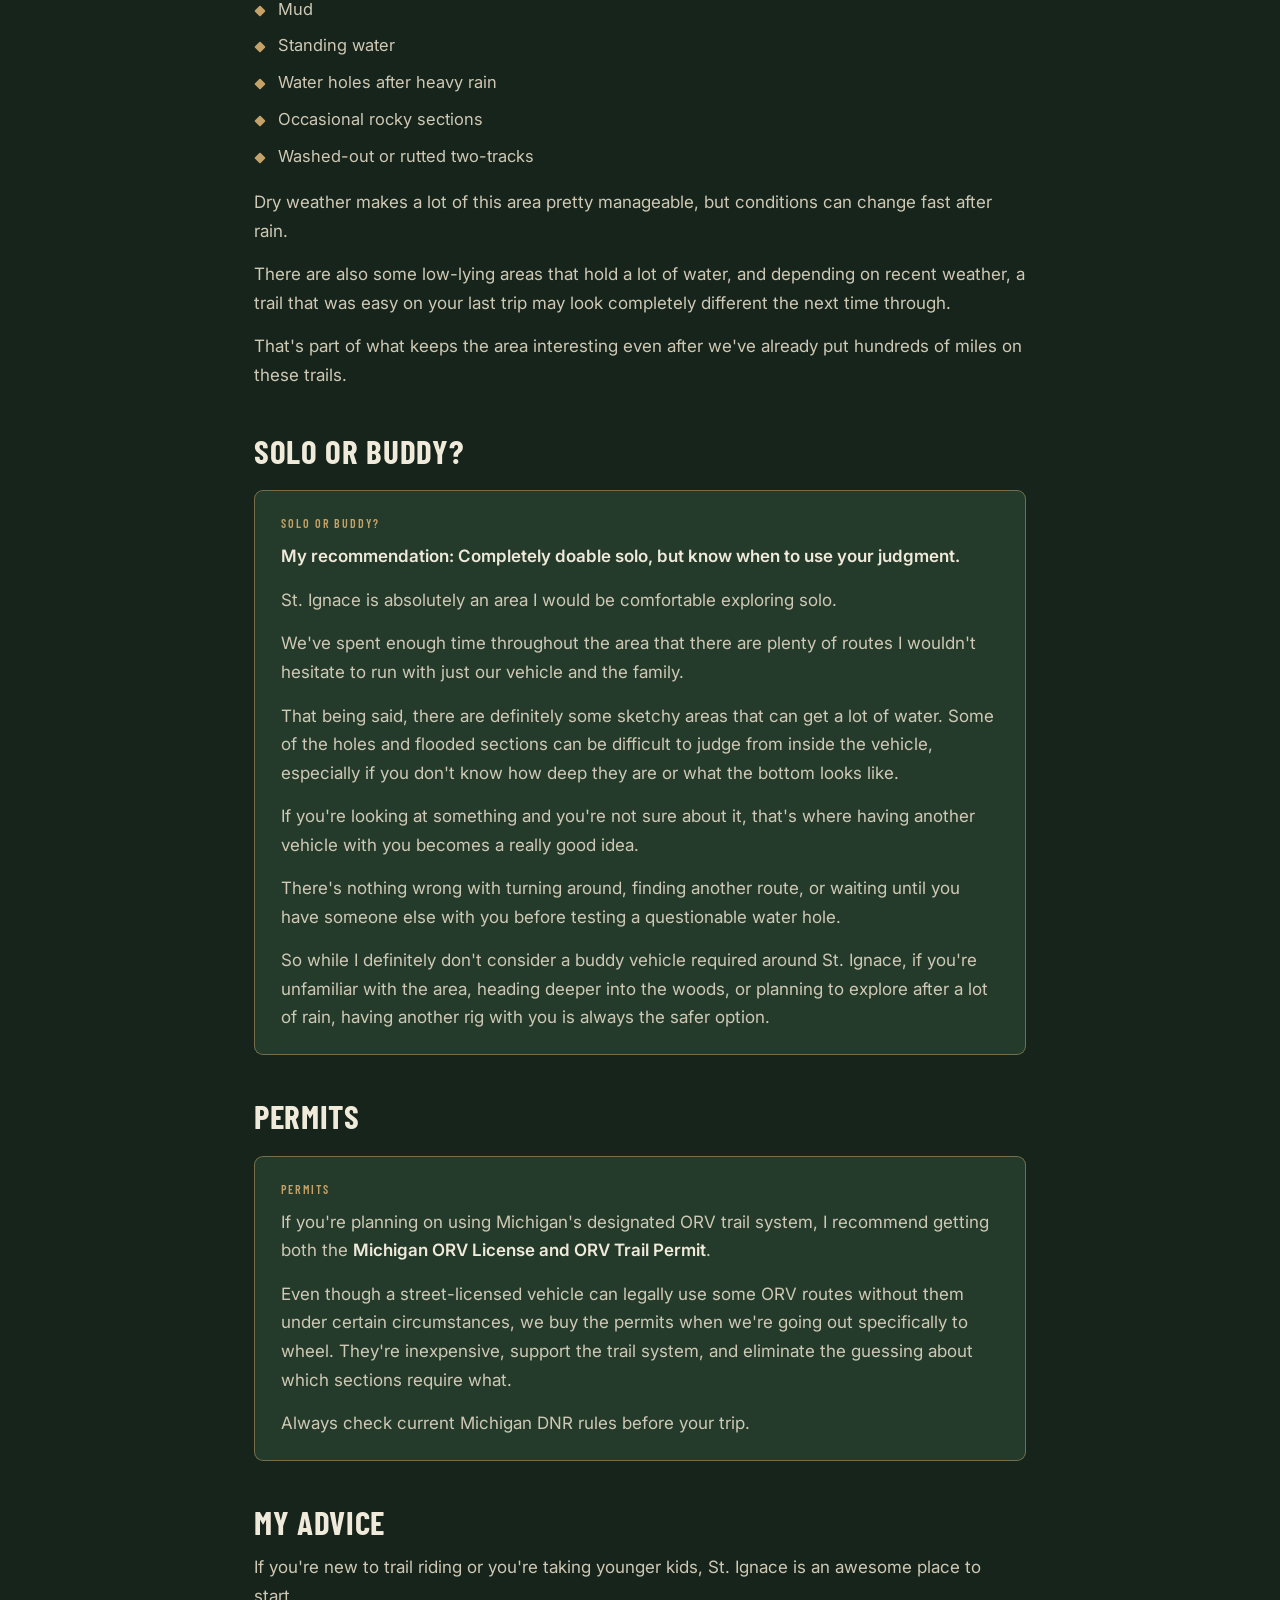
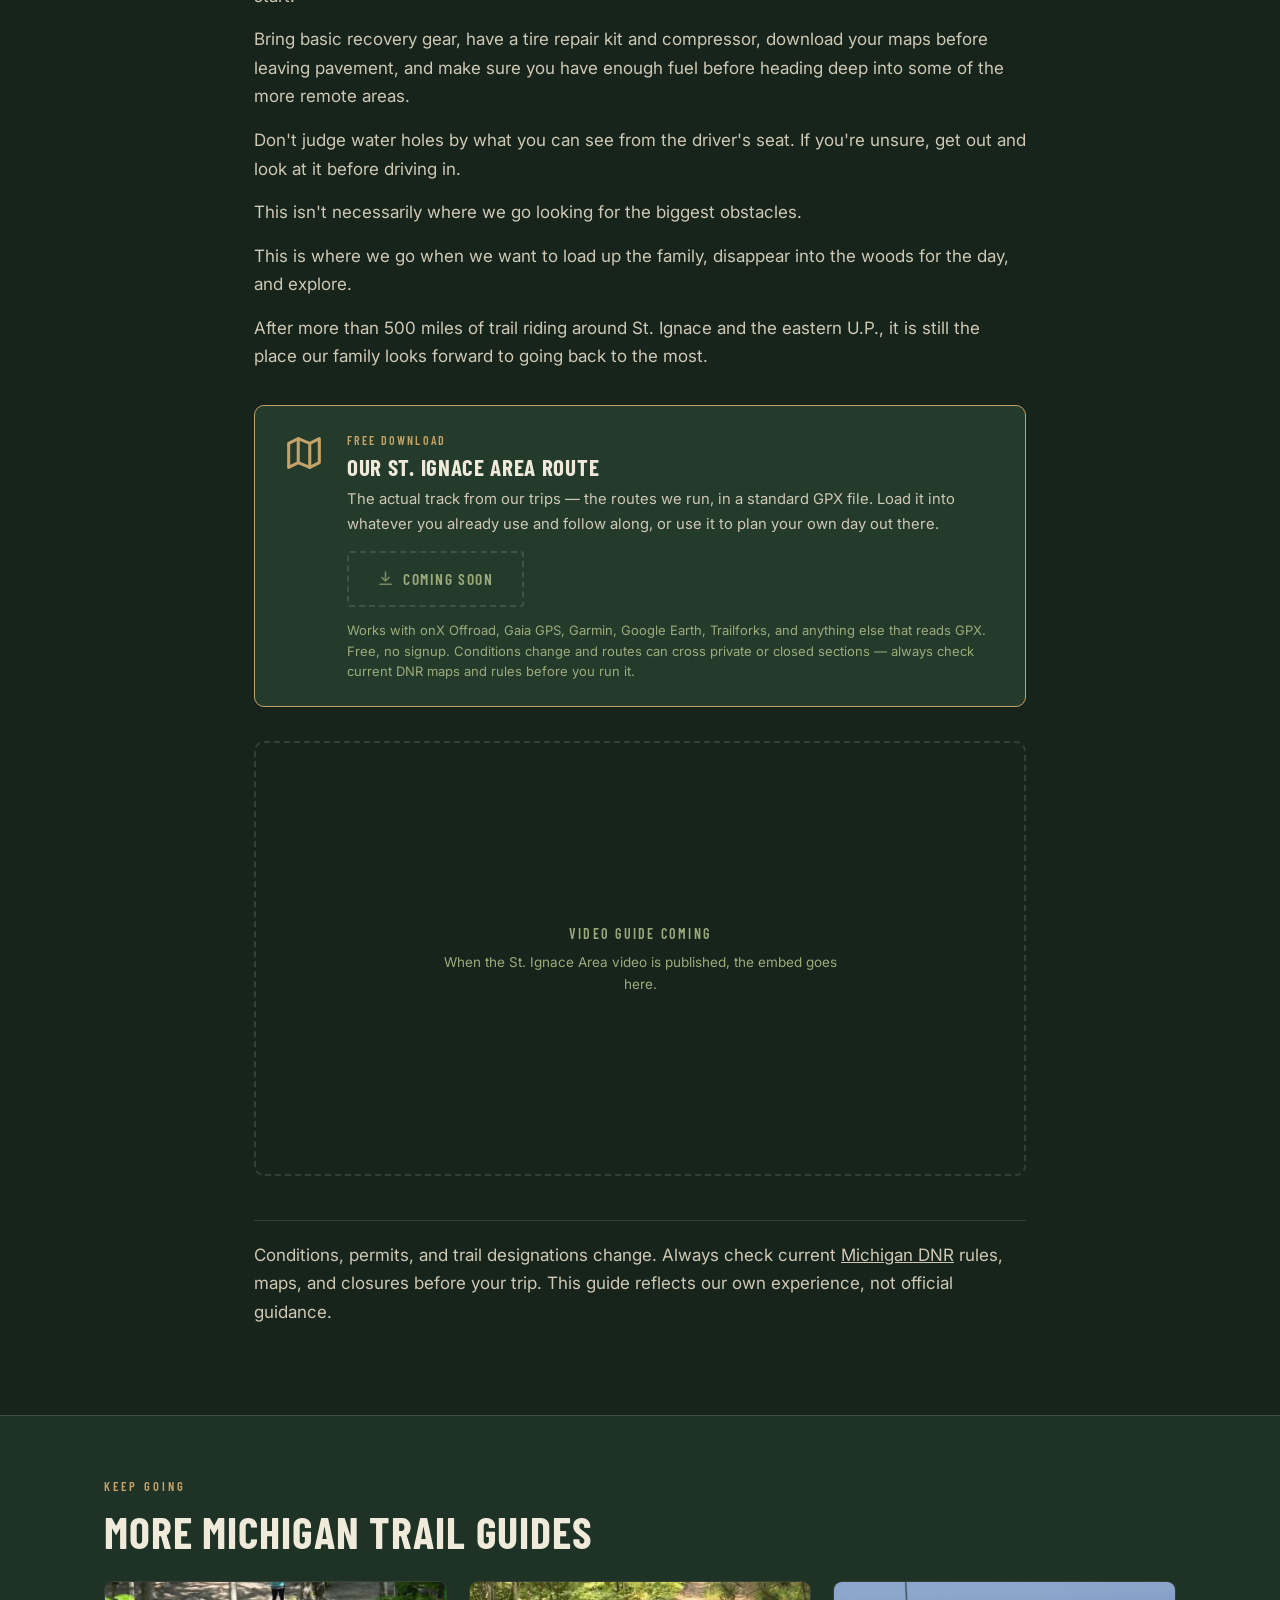
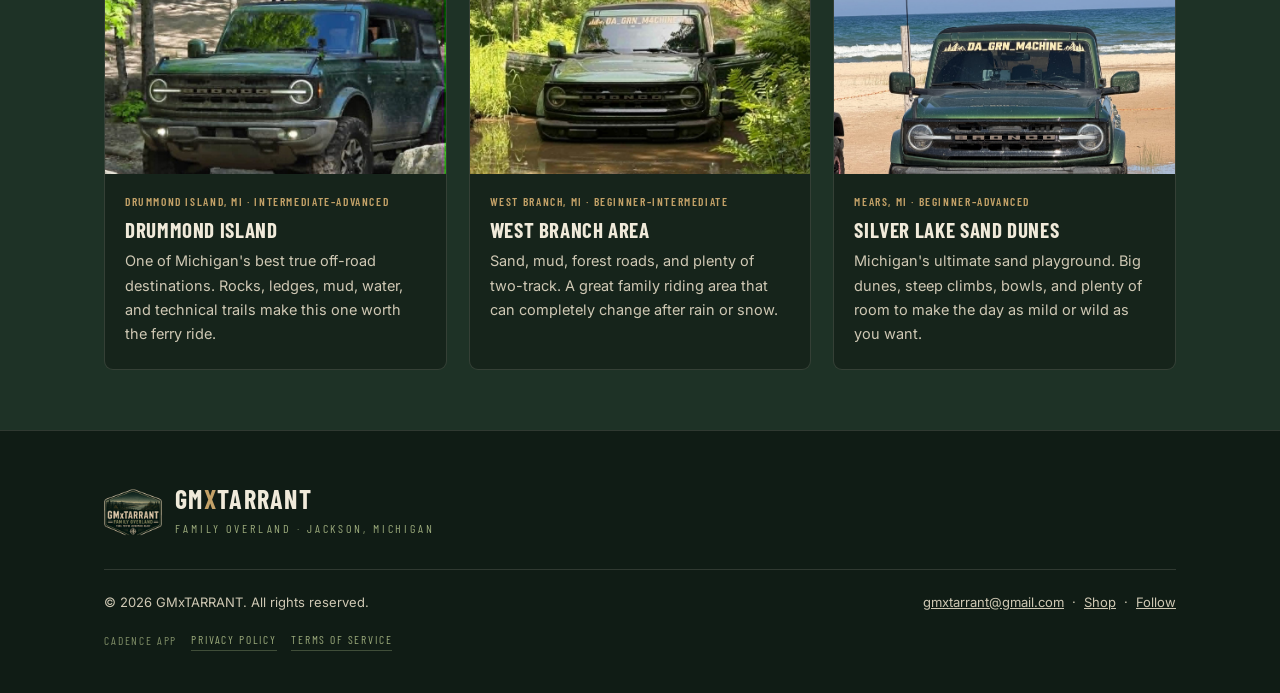
<file: trails/st-ignace.html>
<!DOCTYPE html>
<html lang="en">
<head>
<meta charset="UTF-8">
<meta name="viewport" content="width=device-width, initial-scale=1.0">
<title>St. Ignace Area Trail Guide — GMxTARRANT</title>
<meta name="description" content="Our family favorite. Over 500 miles of trails explored with forest roads, water crossings, sand, mud, and endless places to explore in the eastern U.P.">
<meta property="og:title" content="St. Ignace Area — Michigan Trail Guide">
<meta property="og:description" content="Our family favorite. Over 500 miles of trails explored with forest roads, water crossings, sand, mud, and endless places to explore in the eastern U.P.">
<meta property="og:type" content="article">
<meta property="og:url" content="https://gmxtarrant.com/trails/st-ignace.html">
<meta property="og:image" content="https://gmxtarrant.com/image/badge.jpg">
<meta name="twitter:card" content="summary_large_image">
<meta name="theme-color" content="#16241B">
<link rel="icon" href="../image/favicon.png">
<link rel="preconnect" href="https://fonts.googleapis.com">
<link rel="preconnect" href="https://fonts.gstatic.com" crossorigin>
<link href="https://fonts.googleapis.com/css2?family=Barlow+Condensed:wght@500;600;700&family=Inter:wght@400;500;600;700&display=swap" rel="stylesheet">
<link rel="stylesheet" href="../style.css">
</head>
<body>
<a href="#main" class="sr">Skip to content</a>
<nav>
  <div class="inner">
    <a href="../index.html" class="brand">
      <img src="../image/badge-mark.png" alt="GMxTARRANT Family Overland">
      <span class="txt">GM<span class="x">x</span>TARRANT</span>
    </a>
    <button class="menubtn" id="menubtn" aria-expanded="false" aria-controls="navlist">Menu</button>
    <ul id="navlist">
      <li><a href="../trails/index.html">Trail Guides</a></li>
      <li><a href="../camping.html">Camping</a></li>
      <li><a href="../gear.html">Gear</a></li>
      <li><a href="../index.html#about">About</a></li>
      <li><a href="../media-designs.html">Media + Designs</a></li>
      <li><a href="../work-with-us.html">Work With Us</a></li>
      <li><a href="../index.html#shop" class="navshop">Shop</a></li>
    </ul>
  </div>
</nav>
<main id="main">

<div class="pagehead">
  <!-- [EDIT] Header photo — drop a wide shot in the image folder named exactly: trail-st-ignace.jpg
       It's already wired below, so the moment the file exists it shows up. -->
  <div class="bg" style="background-image:url('../image/trail-st-ignace.jpg')"></div>
  <div class="scrim"></div>
  <div class="inner">
    <a class="backlink" href="index.html">← All Trail Guides</a>
    <h1>St. Ignace Area</h1>
    <div class="chips">
      <span class="chip solid">St. Ignace, MI</span>
      <span class="chip">Easy–Intermediate</span>
    </div>
  </div>
</div>

<div class="stats">
  <div class="stat"><div class="k">Overall Rating</div><div class="stars"><svg width="0" height="0" style="position:absolute"><defs><linearGradient id="hf"><stop offset="50%" stop-color="#C4A268"/><stop offset="50%" stop-color="rgba(240,234,218,.22)"/></linearGradient></defs></svg><svg viewBox="0 0 24 24" fill="var(--gold)"><path d="M12 1.8l3.09 6.26 6.91 1-5 4.87 1.18 6.87L12 17.56l-6.18 3.25L7 13.94l-5-4.87 6.91-1z"/></svg><svg viewBox="0 0 24 24" fill="var(--gold)"><path d="M12 1.8l3.09 6.26 6.91 1-5 4.87 1.18 6.87L12 17.56l-6.18 3.25L7 13.94l-5-4.87 6.91-1z"/></svg><svg viewBox="0 0 24 24" fill="var(--gold)"><path d="M12 1.8l3.09 6.26 6.91 1-5 4.87 1.18 6.87L12 17.56l-6.18 3.25L7 13.94l-5-4.87 6.91-1z"/></svg><svg viewBox="0 0 24 24" fill="var(--gold)"><path d="M12 1.8l3.09 6.26 6.91 1-5 4.87 1.18 6.87L12 17.56l-6.18 3.25L7 13.94l-5-4.87 6.91-1z"/></svg><svg viewBox="0 0 24 24" fill="url(#hf)"><path d="M12 1.8l3.09 6.26 6.91 1-5 4.87 1.18 6.87L12 17.56l-6.18 3.25L7 13.94l-5-4.87 6.91-1z"/></svg><span class="num">4.5/5</span></div></div>
  <div class="stat"><div class="k">Family Friendly</div><div class="stars"><svg width="0" height="0" style="position:absolute"><defs><linearGradient id="hf"><stop offset="50%" stop-color="#C4A268"/><stop offset="50%" stop-color="rgba(240,234,218,.22)"/></linearGradient></defs></svg><svg viewBox="0 0 24 24" fill="var(--gold)"><path d="M12 1.8l3.09 6.26 6.91 1-5 4.87 1.18 6.87L12 17.56l-6.18 3.25L7 13.94l-5-4.87 6.91-1z"/></svg><svg viewBox="0 0 24 24" fill="var(--gold)"><path d="M12 1.8l3.09 6.26 6.91 1-5 4.87 1.18 6.87L12 17.56l-6.18 3.25L7 13.94l-5-4.87 6.91-1z"/></svg><svg viewBox="0 0 24 24" fill="var(--gold)"><path d="M12 1.8l3.09 6.26 6.91 1-5 4.87 1.18 6.87L12 17.56l-6.18 3.25L7 13.94l-5-4.87 6.91-1z"/></svg><svg viewBox="0 0 24 24" fill="var(--gold)"><path d="M12 1.8l3.09 6.26 6.91 1-5 4.87 1.18 6.87L12 17.56l-6.18 3.25L7 13.94l-5-4.87 6.91-1z"/></svg><svg viewBox="0 0 24 24" fill="var(--gold)"><path d="M12 1.8l3.09 6.26 6.91 1-5 4.87 1.18 6.87L12 17.56l-6.18 3.25L7 13.94l-5-4.87 6.91-1z"/></svg><span class="num">5/5</span></div></div>
  <div class="stat"><div class="k">Difficulty</div><div class="v">Easy to Moderate</div></div>
  <div class="stat"><div class="k">Solo or Buddy</div><div class="v">Completely doable solo, but a buddy is recommended when exploring questionable water crossings or unfamiliar areas.</div></div>
</div>

<article class="guide">
<div class="quicktake"><div class="k">Quick Take</div><p>Our family favorite. We&#x27;ve traveled well over 500 miles of trails, forest roads, and two-tracks throughout the St. Ignace area, and it is still the place we look forward to getting back to the most.</p></div><h2>About the Area</h2><p>The St. Ignace area is easily one of our favorite places to explore. Over the years, we&#x27;ve traveled well over 500 miles of trails, forest roads, and two-tracks throughout this area, and there is still always somewhere new to check out.</p><p>As a family, this is by far our favorite place to be.</p><p>There is something about the eastern U.P. that keeps bringing us back. You can spend an entire day exploring without needing every mile of the ride to be technical. There are forest roads, sandy two-tracks, muddy sections, ORV routes, and long stretches where you&#x27;re simply out in the middle of nowhere enjoying the scenery.</p><p>This is also a great area if you&#x27;re bringing the family or if you have a mostly stock Bronco or other capable four-wheel-drive vehicle. Most of the riding isn&#x27;t extremely difficult, but that doesn&#x27;t mean there aren&#x27;t areas that can catch you off guard. Depending on the weather, you&#x27;ll find mud, standing water, washed-out sections, and rougher two-tracks that can make the day a lot more interesting.</p><p>One of the things I really like about St. Ignace is that the ride actually feels like an adventure. You aren&#x27;t just driving in circles around the same trail system. You can cover a ton of ground, travel between completely different areas, and build a route that takes you through the woods, small towns, and remote parts of the eastern U.P.</p><h2>Trail Conditions</h2><p>Expect a mixture of:</p><ul><li>Forest two-tracks</li><li>Hard-packed dirt</li><li>Gravel</li><li>Sand</li><li>Mud</li><li>Standing water</li><li>Water holes after heavy rain</li><li>Occasional rocky sections</li><li>Washed-out or rutted two-tracks</li></ul><p>Dry weather makes a lot of this area pretty manageable, but conditions can change fast after rain.</p><p>There are also some low-lying areas that hold a lot of water, and depending on recent weather, a trail that was easy on your last trip may look completely different the next time through.</p><p>That&#x27;s part of what keeps the area interesting even after we&#x27;ve already put hundreds of miles on these trails.</p><h2>Solo or Buddy?</h2><div class="callout warn"><div class="k">Solo or Buddy?</div><p><strong>My recommendation: Completely doable solo, but know when to use your judgment.</strong></p><p>St. Ignace is absolutely an area I would be comfortable exploring solo.</p><p>We&#x27;ve spent enough time throughout the area that there are plenty of routes I wouldn&#x27;t hesitate to run with just our vehicle and the family.</p><p>That being said, there are definitely some sketchy areas that can get a lot of water. Some of the holes and flooded sections can be difficult to judge from inside the vehicle, especially if you don&#x27;t know how deep they are or what the bottom looks like.</p><p>If you&#x27;re looking at something and you&#x27;re not sure about it, that&#x27;s where having another vehicle with you becomes a really good idea.</p><p>There&#x27;s nothing wrong with turning around, finding another route, or waiting until you have someone else with you before testing a questionable water hole.</p><p>So while I definitely don&#x27;t consider a buddy vehicle required around St. Ignace, if you&#x27;re unfamiliar with the area, heading deeper into the woods, or planning to explore after a lot of rain, having another rig with you is always the safer option.</p></div><h2>Permits</h2><div class="callout warn"><div class="k">Permits</div><p>If you&#x27;re planning on using Michigan&#x27;s designated ORV trail system, I recommend getting both the <strong>Michigan ORV License and ORV Trail Permit</strong>.</p><p>Even though a street-licensed vehicle can legally use some ORV routes without them under certain circumstances, we buy the permits when we&#x27;re going out specifically to wheel. They&#x27;re inexpensive, support the trail system, and eliminate the guessing about which sections require what.</p><p>Always check current Michigan DNR rules before your trip.</p></div><h2>My Advice</h2><p>If you&#x27;re new to trail riding or you&#x27;re taking younger kids, St. Ignace is an awesome place to start.</p><p>Bring basic recovery gear, have a tire repair kit and compressor, download your maps before leaving pavement, and make sure you have enough fuel before heading deep into some of the more remote areas.</p><p>Don&#x27;t judge water holes by what you can see from the driver&#x27;s seat. If you&#x27;re unsure, get out and look at it before driving in.</p><p>This isn&#x27;t necessarily where we go looking for the biggest obstacles.</p><p>This is where we go when we want to load up the family, disappear into the woods for the day, and explore.</p><p>After more than 500 miles of trail riding around St. Ignace and the eastern U.P., it is still the place our family looks forward to going back to the most.</p>


  <!-- [EDIT] GPX DOWNLOAD
       Drop your route file in the gpx folder named exactly:  st-ignace.gpx
       If you don't have a route for this trail yet, delete this whole <div class="gpx"> block.
       IMPORTANT: trim the start and end of the track before exporting — a raw recording
       starts in your driveway. See gpx/READ-ME-FIRST.txt. -->
  <div class="gpx">
    <div class="ic" aria-hidden="true"><svg viewBox="0 0 24 24" fill="none" stroke="currentColor" stroke-width="1.6" stroke-linecap="round" stroke-linejoin="round"><path d="M4 19.5 9 17l6 2.5 5-2.5V4.5L15 7 9 4.5 4 7z"/><path d="M9 4.5V17M15 7v12.5"/></svg></div>
    <div class="bd">
      <div class="k">Free Download</div>
      <h3>Our St. Ignace Area Route</h3>
      <p>The actual track from our trips — the routes we run, in a standard GPX file. Load it into whatever
      you already use and follow along, or use it to plan your own day out there.</p>
      <!-- [EDIT] ACTIVATE THE DOWNLOAD
           Once st-ignace.gpx is in the gpx folder, replace this whole <span> with:
           <a class="btn btn-p" href="../gpx/st-ignace.gpx" download>ICON Download GPX</a>
           (keep the svg icon that is inside the span below) -->
      <span class="btn btn-off"><svg viewBox="0 0 24 24" fill="none" stroke="currentColor" stroke-width="2.2" stroke-linecap="round" stroke-linejoin="round"><path d="M12 3v12M7 10.5l5 5 5-5M4 20h16"/></svg> Coming Soon</span>
      <p class="works">Works with onX Offroad, Gaia GPS, Garmin, Google Earth, Trailforks, and anything else
      that reads GPX. Free, no signup. Conditions change and routes can cross private or closed sections —
      always check current DNR maps and rules before you run it.</p>
    </div>
  </div>

  <!-- [EDIT] VIDEO — when the YouTube guide for this trail is up, delete this whole
       "videoslot" block and paste your embed code in its place. On YouTube: Share → Embed → copy. -->
  <div class="videoslot">
    <div class="t">Video Guide Coming</div>
    <div class="d">When the St. Ignace Area video is published, the embed goes here.</div>
  </div>

  <p class="dnr">Conditions, permits, and trail designations change. Always check current
  <a href="https://www.michigan.gov/dnr" target="_blank" rel="noopener">Michigan DNR</a> rules,
  maps, and closures before your trip. This guide reflects our own experience, not official guidance.</p>
</article>

<div class="morerails">
  <div class="wrap">
    <div class="eyebrow">Keep Going</div>
    <h2>More Michigan Trail Guides</h2>
    <div class="grid3">
        <a class="card" href="drummond-island.html">
          <div class="thumb" style="background-image:url('../image/trail-drummond-island.jpg')"></div>
          <div class="body"><div class="tag">Drummond Island, MI · Intermediate–Advanced</div>
          <h3>Drummond Island</h3><p>One of Michigan&#x27;s best true off-road destinations. Rocks, ledges, mud, water, and technical trails make this one worth the ferry ride.</p></div>
        </a>
        <a class="card" href="west-branch.html">
          <div class="thumb" style="background-image:url('../image/trail-west-branch.jpg')"></div>
          <div class="body"><div class="tag">West Branch, MI · Beginner–Intermediate</div>
          <h3>West Branch Area</h3><p>Sand, mud, forest roads, and plenty of two-track. A great family riding area that can completely change after rain or snow.</p></div>
        </a>
        <a class="card" href="silver-lake-sand-dunes.html">
          <div class="thumb" style="background-image:url('../image/trail-silver-lake-sand-dunes.jpg')"></div>
          <div class="body"><div class="tag">Mears, MI · Beginner–Advanced</div>
          <h3>Silver Lake Sand Dunes</h3><p>Michigan&#x27;s ultimate sand playground. Big dunes, steep climbs, bowls, and plenty of room to make the day as mild or wild as you want.</p></div>
        </a>
    </div>
  </div>
</div>
</main>
<footer>
  <div class="wrap">
    <div class="fmark">
      <img src="../image/badge-mark.png" alt="">
      <div>
        <div class="fbrand">GM<span class="x">x</span>TARRANT</div>
        <div class="ftag">Family Overland · Jackson, Michigan</div>
      </div>
    </div>
    <div class="frow">
      <div>&copy; <span id="yr">2026</span> GMxTARRANT. All rights reserved.</div>
      <div><a href="mailto:gmxtarrant@gmail.com">gmxtarrant@gmail.com</a> &nbsp;·&nbsp;
        <a href="../index.html#shop">Shop</a> &nbsp;·&nbsp; <a href="../index.html#follow">Follow</a></div>
    </div>

    <div class="flegal">
      <!-- [EDIT] These two pages belong to the Cadence app, not to this website.
           They are labelled that way on purpose so nobody reads them as the
           site's own policy. Leave the wording alone unless the app changes. -->
      <span>Cadence app</span>
      <a href="../privacy.html">Privacy Policy</a>
      <a href="../terms.html">Terms of Service</a>
    </div>
  </div>
</footer>
<script>
  var b=document.getElementById('menubtn'), l=document.getElementById('navlist');
  b.addEventListener('click',function(){var o=l.classList.toggle('open');b.setAttribute('aria-expanded',o?'true':'false');});
  l.addEventListener('click',function(e){if(e.target.tagName==='A'){l.classList.remove('open');b.setAttribute('aria-expanded','false');}});
  document.getElementById('yr').textContent=new Date().getFullYear();
</script>
</body>
</html>
</file>
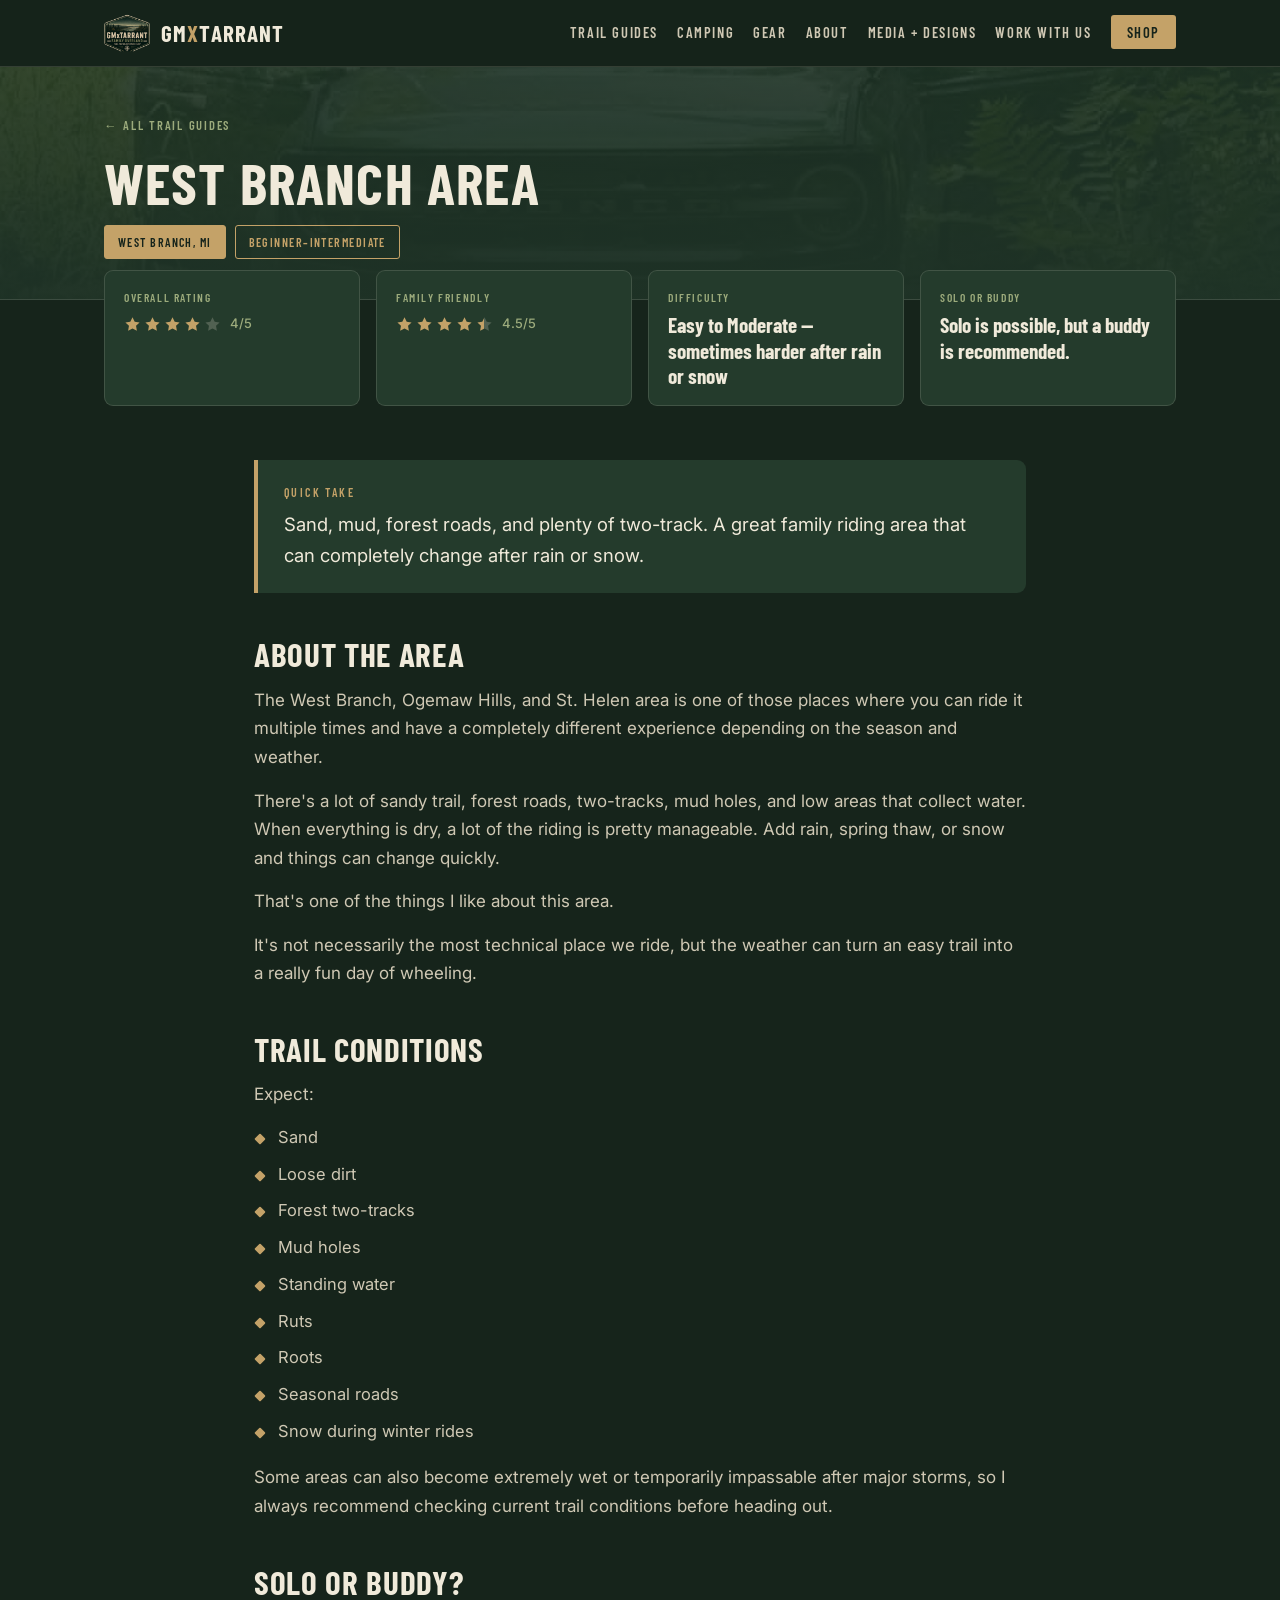
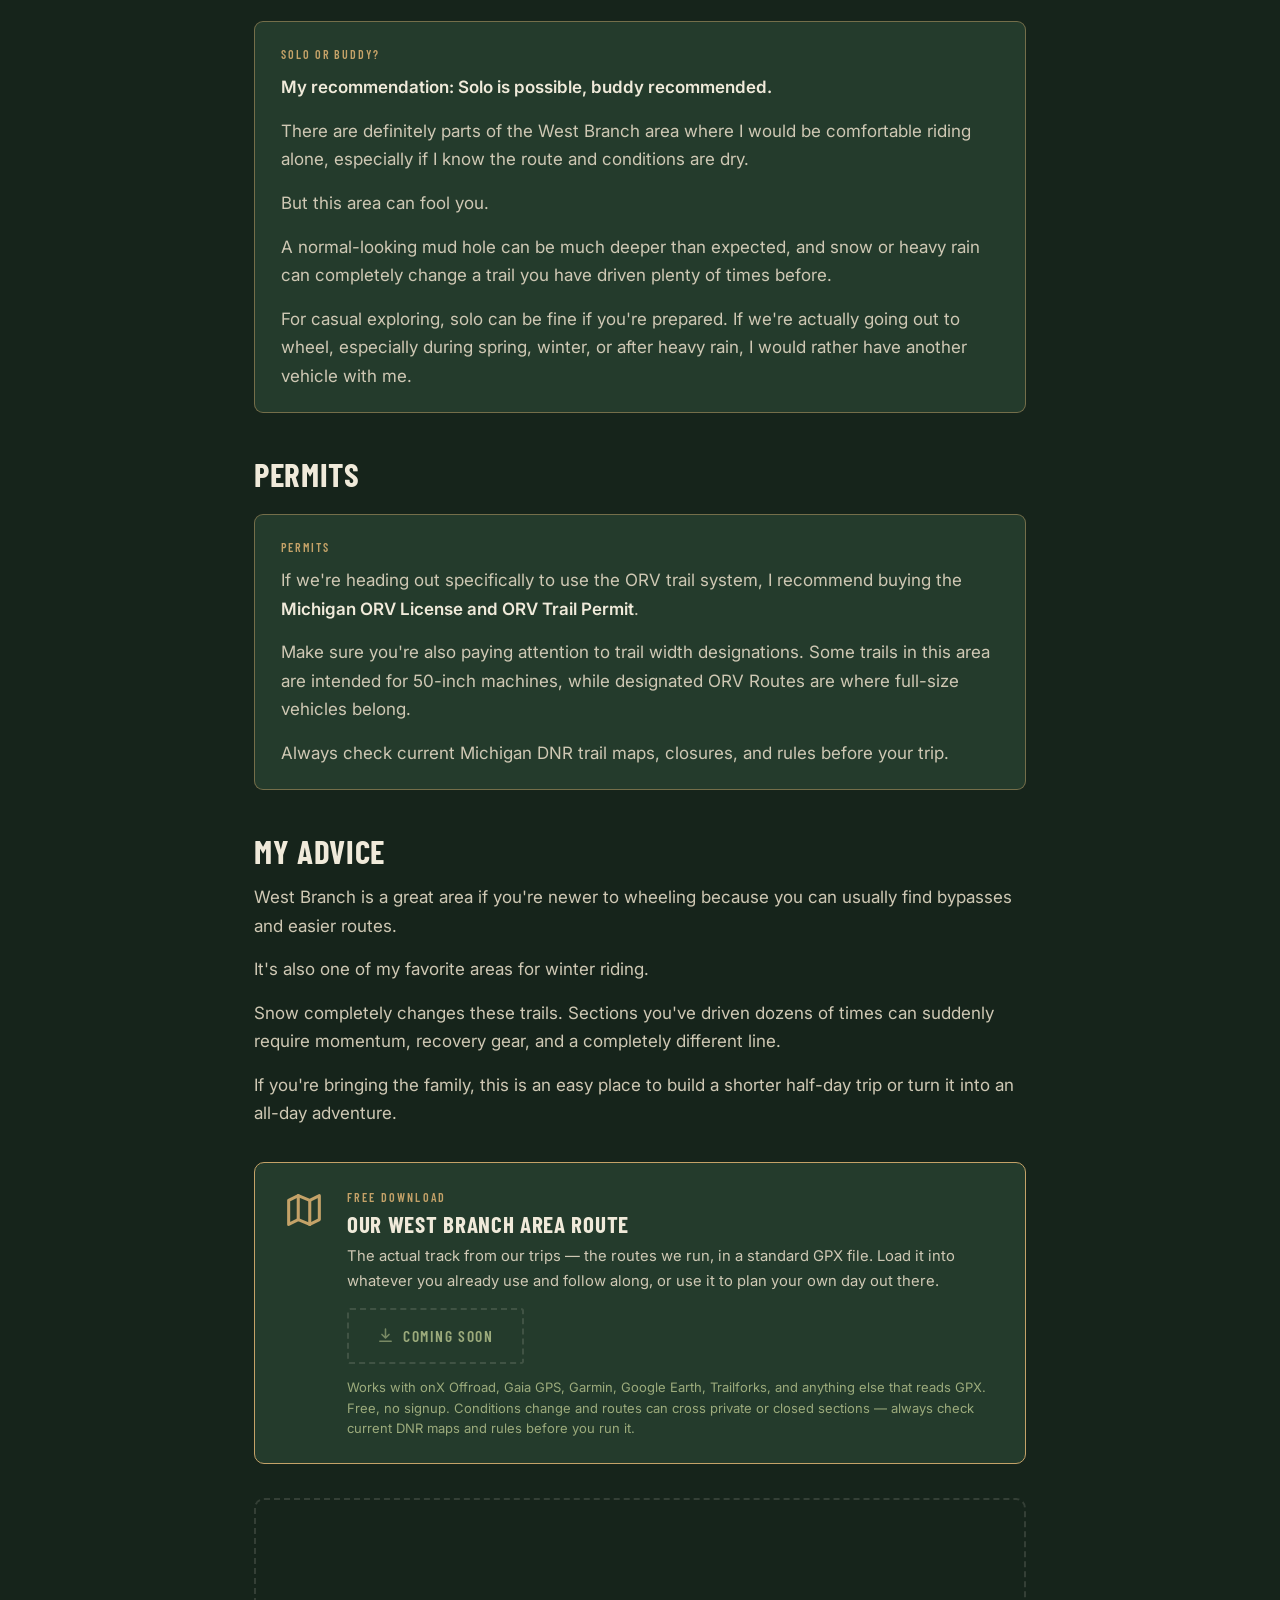
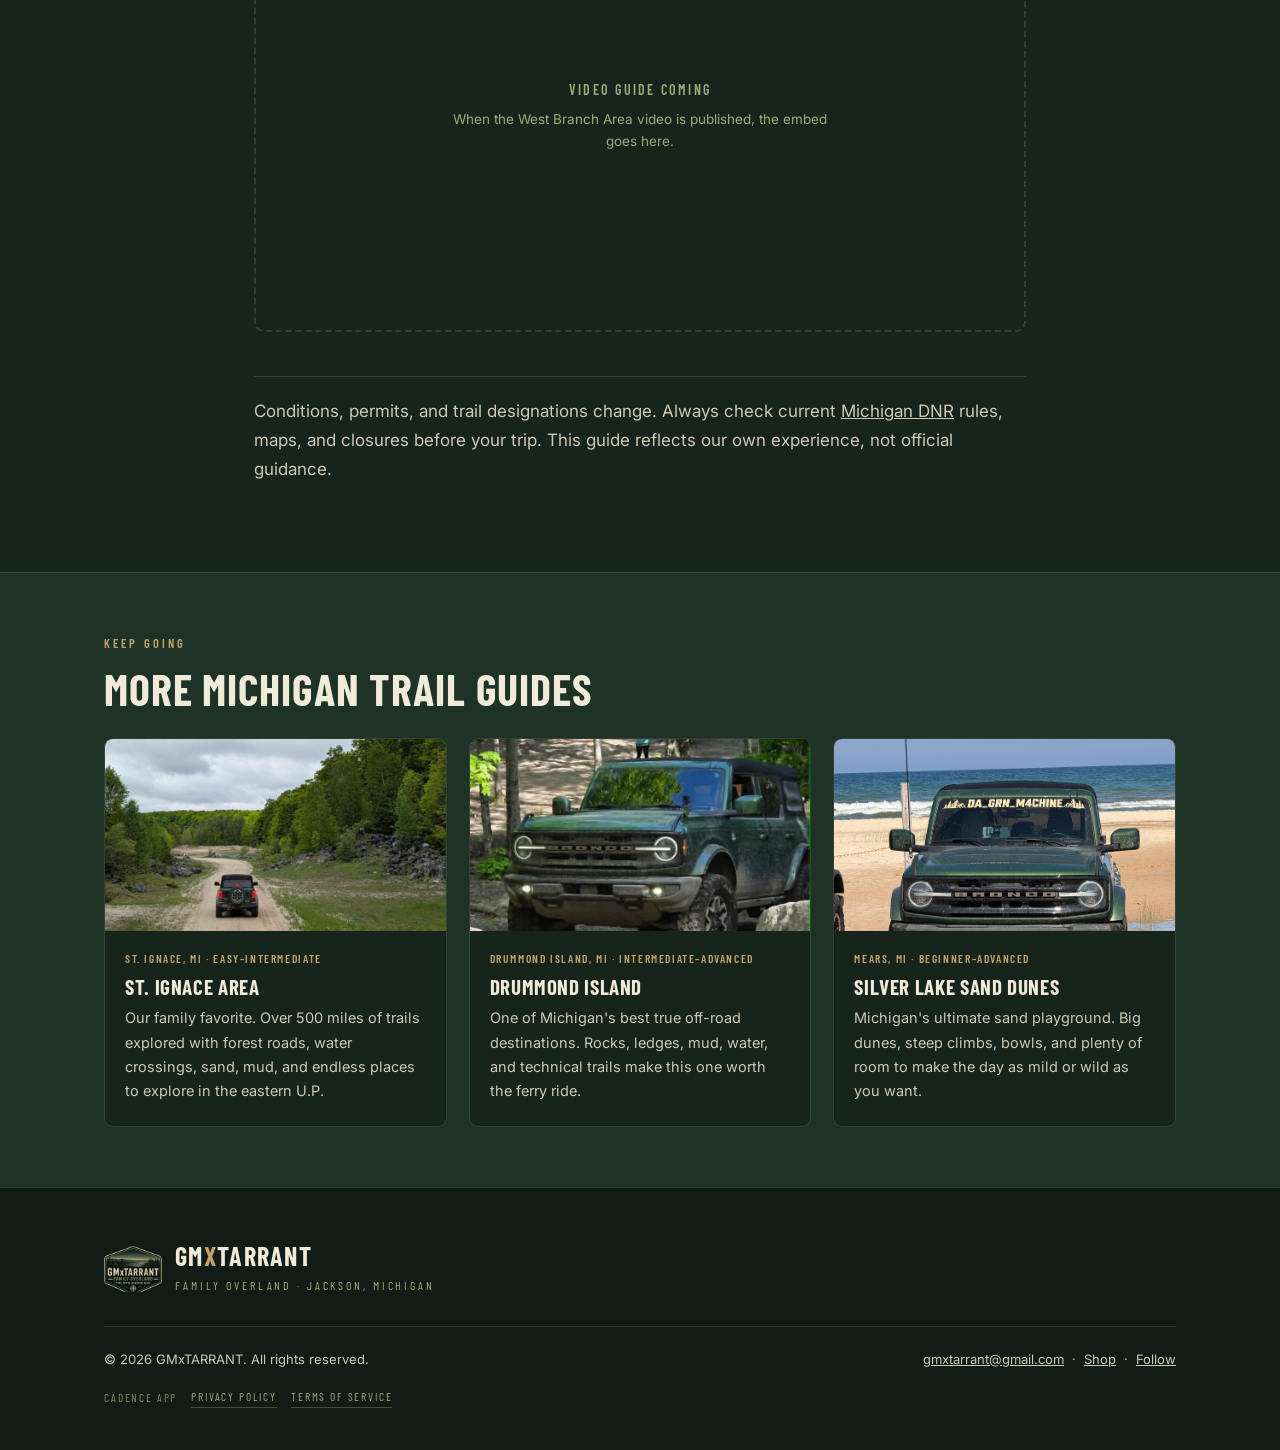
<file: trails/west-branch.html>
<!DOCTYPE html>
<html lang="en">
<head>
<meta charset="UTF-8">
<meta name="viewport" content="width=device-width, initial-scale=1.0">
<title>West Branch Area Trail Guide — GMxTARRANT</title>
<meta name="description" content="Sand, mud, forest roads, and plenty of two-track. A great family riding area that can completely change after rain or snow.">
<meta property="og:title" content="West Branch Area — Michigan Trail Guide">
<meta property="og:description" content="Sand, mud, forest roads, and plenty of two-track. A great family riding area that can completely change after rain or snow.">
<meta property="og:type" content="article">
<meta property="og:url" content="https://gmxtarrant.com/trails/west-branch.html">
<meta property="og:image" content="https://gmxtarrant.com/image/badge.jpg">
<meta name="twitter:card" content="summary_large_image">
<meta name="theme-color" content="#16241B">
<link rel="icon" href="../image/favicon.png">
<link rel="preconnect" href="https://fonts.googleapis.com">
<link rel="preconnect" href="https://fonts.gstatic.com" crossorigin>
<link href="https://fonts.googleapis.com/css2?family=Barlow+Condensed:wght@500;600;700&family=Inter:wght@400;500;600;700&display=swap" rel="stylesheet">
<link rel="stylesheet" href="../style.css">
</head>
<body>
<a href="#main" class="sr">Skip to content</a>
<nav>
  <div class="inner">
    <a href="../index.html" class="brand">
      <img src="../image/badge-mark.png" alt="GMxTARRANT Family Overland">
      <span class="txt">GM<span class="x">x</span>TARRANT</span>
    </a>
    <button class="menubtn" id="menubtn" aria-expanded="false" aria-controls="navlist">Menu</button>
    <ul id="navlist">
      <li><a href="../trails/index.html">Trail Guides</a></li>
      <li><a href="../camping.html">Camping</a></li>
      <li><a href="../gear.html">Gear</a></li>
      <li><a href="../index.html#about">About</a></li>
      <li><a href="../media-designs.html">Media + Designs</a></li>
      <li><a href="../work-with-us.html">Work With Us</a></li>
      <li><a href="../index.html#shop" class="navshop">Shop</a></li>
    </ul>
  </div>
</nav>
<main id="main">

<div class="pagehead">
  <!-- [EDIT] Header photo — drop a wide shot in the image folder named exactly: trail-west-branch.jpg
       It's already wired below, so the moment the file exists it shows up. -->
  <div class="bg" style="background-image:url('../image/trail-west-branch.jpg')"></div>
  <div class="scrim"></div>
  <div class="inner">
    <a class="backlink" href="index.html">← All Trail Guides</a>
    <h1>West Branch Area</h1>
    <div class="chips">
      <span class="chip solid">West Branch, MI</span>
      <span class="chip">Beginner–Intermediate</span>
    </div>
  </div>
</div>

<div class="stats">
  <div class="stat"><div class="k">Overall Rating</div><div class="stars"><svg width="0" height="0" style="position:absolute"><defs><linearGradient id="hf"><stop offset="50%" stop-color="#C4A268"/><stop offset="50%" stop-color="rgba(240,234,218,.22)"/></linearGradient></defs></svg><svg viewBox="0 0 24 24" fill="var(--gold)"><path d="M12 1.8l3.09 6.26 6.91 1-5 4.87 1.18 6.87L12 17.56l-6.18 3.25L7 13.94l-5-4.87 6.91-1z"/></svg><svg viewBox="0 0 24 24" fill="var(--gold)"><path d="M12 1.8l3.09 6.26 6.91 1-5 4.87 1.18 6.87L12 17.56l-6.18 3.25L7 13.94l-5-4.87 6.91-1z"/></svg><svg viewBox="0 0 24 24" fill="var(--gold)"><path d="M12 1.8l3.09 6.26 6.91 1-5 4.87 1.18 6.87L12 17.56l-6.18 3.25L7 13.94l-5-4.87 6.91-1z"/></svg><svg viewBox="0 0 24 24" fill="var(--gold)"><path d="M12 1.8l3.09 6.26 6.91 1-5 4.87 1.18 6.87L12 17.56l-6.18 3.25L7 13.94l-5-4.87 6.91-1z"/></svg><svg viewBox="0 0 24 24" fill="rgba(240,234,218,.22)"><path d="M12 1.8l3.09 6.26 6.91 1-5 4.87 1.18 6.87L12 17.56l-6.18 3.25L7 13.94l-5-4.87 6.91-1z"/></svg><span class="num">4/5</span></div></div>
  <div class="stat"><div class="k">Family Friendly</div><div class="stars"><svg width="0" height="0" style="position:absolute"><defs><linearGradient id="hf"><stop offset="50%" stop-color="#C4A268"/><stop offset="50%" stop-color="rgba(240,234,218,.22)"/></linearGradient></defs></svg><svg viewBox="0 0 24 24" fill="var(--gold)"><path d="M12 1.8l3.09 6.26 6.91 1-5 4.87 1.18 6.87L12 17.56l-6.18 3.25L7 13.94l-5-4.87 6.91-1z"/></svg><svg viewBox="0 0 24 24" fill="var(--gold)"><path d="M12 1.8l3.09 6.26 6.91 1-5 4.87 1.18 6.87L12 17.56l-6.18 3.25L7 13.94l-5-4.87 6.91-1z"/></svg><svg viewBox="0 0 24 24" fill="var(--gold)"><path d="M12 1.8l3.09 6.26 6.91 1-5 4.87 1.18 6.87L12 17.56l-6.18 3.25L7 13.94l-5-4.87 6.91-1z"/></svg><svg viewBox="0 0 24 24" fill="var(--gold)"><path d="M12 1.8l3.09 6.26 6.91 1-5 4.87 1.18 6.87L12 17.56l-6.18 3.25L7 13.94l-5-4.87 6.91-1z"/></svg><svg viewBox="0 0 24 24" fill="url(#hf)"><path d="M12 1.8l3.09 6.26 6.91 1-5 4.87 1.18 6.87L12 17.56l-6.18 3.25L7 13.94l-5-4.87 6.91-1z"/></svg><span class="num">4.5/5</span></div></div>
  <div class="stat"><div class="k">Difficulty</div><div class="v">Easy to Moderate — sometimes harder after rain or snow</div></div>
  <div class="stat"><div class="k">Solo or Buddy</div><div class="v">Solo is possible, but a buddy is recommended.</div></div>
</div>

<article class="guide">
<div class="quicktake"><div class="k">Quick Take</div><p>Sand, mud, forest roads, and plenty of two-track. A great family riding area that can completely change after rain or snow.</p></div><h2>About the Area</h2><p>The West Branch, Ogemaw Hills, and St. Helen area is one of those places where you can ride it multiple times and have a completely different experience depending on the season and weather.</p><p>There&#x27;s a lot of sandy trail, forest roads, two-tracks, mud holes, and low areas that collect water. When everything is dry, a lot of the riding is pretty manageable. Add rain, spring thaw, or snow and things can change quickly.</p><p>That&#x27;s one of the things I like about this area.</p><p>It&#x27;s not necessarily the most technical place we ride, but the weather can turn an easy trail into a really fun day of wheeling.</p><h2>Trail Conditions</h2><p>Expect:</p><ul><li>Sand</li><li>Loose dirt</li><li>Forest two-tracks</li><li>Mud holes</li><li>Standing water</li><li>Ruts</li><li>Roots</li><li>Seasonal roads</li><li>Snow during winter rides</li></ul><p>Some areas can also become extremely wet or temporarily impassable after major storms, so I always recommend checking current trail conditions before heading out.</p><h2>Solo or Buddy?</h2><div class="callout warn"><div class="k">Solo or Buddy?</div><p><strong>My recommendation: Solo is possible, buddy recommended.</strong></p><p>There are definitely parts of the West Branch area where I would be comfortable riding alone, especially if I know the route and conditions are dry.</p><p>But this area can fool you.</p><p>A normal-looking mud hole can be much deeper than expected, and snow or heavy rain can completely change a trail you have driven plenty of times before.</p><p>For casual exploring, solo can be fine if you&#x27;re prepared. If we&#x27;re actually going out to wheel, especially during spring, winter, or after heavy rain, I would rather have another vehicle with me.</p></div><h2>Permits</h2><div class="callout warn"><div class="k">Permits</div><p>If we&#x27;re heading out specifically to use the ORV trail system, I recommend buying the <strong>Michigan ORV License and ORV Trail Permit</strong>.</p><p>Make sure you&#x27;re also paying attention to trail width designations. Some trails in this area are intended for 50-inch machines, while designated ORV Routes are where full-size vehicles belong.</p><p>Always check current Michigan DNR trail maps, closures, and rules before your trip.</p></div><h2>My Advice</h2><p>West Branch is a great area if you&#x27;re newer to wheeling because you can usually find bypasses and easier routes.</p><p>It&#x27;s also one of my favorite areas for winter riding.</p><p>Snow completely changes these trails. Sections you&#x27;ve driven dozens of times can suddenly require momentum, recovery gear, and a completely different line.</p><p>If you&#x27;re bringing the family, this is an easy place to build a shorter half-day trip or turn it into an all-day adventure.</p>


  <!-- [EDIT] GPX DOWNLOAD
       Drop your route file in the gpx folder named exactly:  west-branch.gpx
       If you don't have a route for this trail yet, delete this whole <div class="gpx"> block.
       IMPORTANT: trim the start and end of the track before exporting — a raw recording
       starts in your driveway. See gpx/READ-ME-FIRST.txt. -->
  <div class="gpx">
    <div class="ic" aria-hidden="true"><svg viewBox="0 0 24 24" fill="none" stroke="currentColor" stroke-width="1.6" stroke-linecap="round" stroke-linejoin="round"><path d="M4 19.5 9 17l6 2.5 5-2.5V4.5L15 7 9 4.5 4 7z"/><path d="M9 4.5V17M15 7v12.5"/></svg></div>
    <div class="bd">
      <div class="k">Free Download</div>
      <h3>Our West Branch Area Route</h3>
      <p>The actual track from our trips — the routes we run, in a standard GPX file. Load it into whatever
      you already use and follow along, or use it to plan your own day out there.</p>
      <!-- [EDIT] ACTIVATE THE DOWNLOAD
           Once west-branch.gpx is in the gpx folder, replace this whole <span> with:
           <a class="btn btn-p" href="../gpx/west-branch.gpx" download>ICON Download GPX</a>
           (keep the svg icon that is inside the span below) -->
      <span class="btn btn-off"><svg viewBox="0 0 24 24" fill="none" stroke="currentColor" stroke-width="2.2" stroke-linecap="round" stroke-linejoin="round"><path d="M12 3v12M7 10.5l5 5 5-5M4 20h16"/></svg> Coming Soon</span>
      <p class="works">Works with onX Offroad, Gaia GPS, Garmin, Google Earth, Trailforks, and anything else
      that reads GPX. Free, no signup. Conditions change and routes can cross private or closed sections —
      always check current DNR maps and rules before you run it.</p>
    </div>
  </div>

  <!-- [EDIT] VIDEO — when the YouTube guide for this trail is up, delete this whole
       "videoslot" block and paste your embed code in its place. On YouTube: Share → Embed → copy. -->
  <div class="videoslot">
    <div class="t">Video Guide Coming</div>
    <div class="d">When the West Branch Area video is published, the embed goes here.</div>
  </div>

  <p class="dnr">Conditions, permits, and trail designations change. Always check current
  <a href="https://www.michigan.gov/dnr" target="_blank" rel="noopener">Michigan DNR</a> rules,
  maps, and closures before your trip. This guide reflects our own experience, not official guidance.</p>
</article>

<div class="morerails">
  <div class="wrap">
    <div class="eyebrow">Keep Going</div>
    <h2>More Michigan Trail Guides</h2>
    <div class="grid3">
        <a class="card" href="st-ignace.html">
          <div class="thumb" style="background-image:url('../image/trail-st-ignace.jpg')"></div>
          <div class="body"><div class="tag">St. Ignace, MI · Easy–Intermediate</div>
          <h3>St. Ignace Area</h3><p>Our family favorite. Over 500 miles of trails explored with forest roads, water crossings, sand, mud, and endless places to explore in the eastern U.P.</p></div>
        </a>
        <a class="card" href="drummond-island.html">
          <div class="thumb" style="background-image:url('../image/trail-drummond-island.jpg')"></div>
          <div class="body"><div class="tag">Drummond Island, MI · Intermediate–Advanced</div>
          <h3>Drummond Island</h3><p>One of Michigan&#x27;s best true off-road destinations. Rocks, ledges, mud, water, and technical trails make this one worth the ferry ride.</p></div>
        </a>
        <a class="card" href="silver-lake-sand-dunes.html">
          <div class="thumb" style="background-image:url('../image/trail-silver-lake-sand-dunes.jpg')"></div>
          <div class="body"><div class="tag">Mears, MI · Beginner–Advanced</div>
          <h3>Silver Lake Sand Dunes</h3><p>Michigan&#x27;s ultimate sand playground. Big dunes, steep climbs, bowls, and plenty of room to make the day as mild or wild as you want.</p></div>
        </a>
    </div>
  </div>
</div>
</main>
<footer>
  <div class="wrap">
    <div class="fmark">
      <img src="../image/badge-mark.png" alt="">
      <div>
        <div class="fbrand">GM<span class="x">x</span>TARRANT</div>
        <div class="ftag">Family Overland · Jackson, Michigan</div>
      </div>
    </div>
    <div class="frow">
      <div>&copy; <span id="yr">2026</span> GMxTARRANT. All rights reserved.</div>
      <div><a href="mailto:gmxtarrant@gmail.com">gmxtarrant@gmail.com</a> &nbsp;·&nbsp;
        <a href="../index.html#shop">Shop</a> &nbsp;·&nbsp; <a href="../index.html#follow">Follow</a></div>
    </div>

    <div class="flegal">
      <!-- [EDIT] These two pages belong to the Cadence app, not to this website.
           They are labelled that way on purpose so nobody reads them as the
           site's own policy. Leave the wording alone unless the app changes. -->
      <span>Cadence app</span>
      <a href="../privacy.html">Privacy Policy</a>
      <a href="../terms.html">Terms of Service</a>
    </div>
  </div>
</footer>
<script>
  var b=document.getElementById('menubtn'), l=document.getElementById('navlist');
  b.addEventListener('click',function(){var o=l.classList.toggle('open');b.setAttribute('aria-expanded',o?'true':'false');});
  l.addEventListener('click',function(e){if(e.target.tagName==='A'){l.classList.remove('open');b.setAttribute('aria-expanded','false');}});
  document.getElementById('yr').textContent=new Date().getFullYear();
</script>
</body>
</html>
</file>
<file: style.css>
:root{
    --night:#16241B; --forest:#1E3226; --forest2:#243B2C;
    --cream:#F0EADA; --creamdim:#CFC8B4;
    --sage:#8C9A6E; --sage-txt:#9CAB7C;
    --gold:#C4A268; --gold-hi:#D6B87E;
    --line:rgba(240,234,218,.14);
    --max:1120px;
  }
  *{box-sizing:border-box;margin:0;padding:0}
  html{scroll-behavior:smooth;scroll-padding-top:74px}
  body{background:var(--night);color:var(--cream);
    font-family:'Inter',-apple-system,BlinkMacSystemFont,'Segoe UI',Helvetica,Arial,sans-serif;
    font-size:16.5px;line-height:1.68;-webkit-font-smoothing:antialiased;overflow-x:hidden}
  .wrap{max-width:var(--max);margin:0 auto;padding:0 24px}
  h1,h2,h3{font-family:'Barlow Condensed','Oswald','Arial Narrow',Impact,sans-serif;text-transform:uppercase;line-height:1.05;letter-spacing:.02em}
  a{color:inherit}
  img{max-width:100%;display:block}

  /* ---------- NAV ---------- */
  nav{position:sticky;top:0;z-index:60;background:rgba(22,36,27,.96);backdrop-filter:blur(10px);border-bottom:1px solid var(--line)}
  nav .inner{max-width:var(--max);margin:0 auto;padding:0 24px;height:66px;display:flex;align-items:center;justify-content:space-between;gap:18px}
  nav .brand{display:flex;align-items:center;gap:11px;text-decoration:none;flex:0 0 auto}
  nav .brand img{height:46px;width:auto}
  nav .brand .txt{font-family:'Barlow Condensed',sans-serif;font-weight:700;font-size:23px;letter-spacing:.05em;text-transform:uppercase;color:var(--cream);line-height:1}
  nav .brand .txt .x{color:var(--gold)}
  @media(max-width:420px){nav .brand .txt{display:none}}
  /* [EDIT] gap tightened from 25px to 19px when Media & Designs became a 7th
     nav item — at 25px the row wrapped onto two lines and broke the bar. */
  nav ul{display:flex;gap:19px;list-style:none;align-items:center;white-space:nowrap}
  nav ul a{font-family:'Barlow Condensed',sans-serif;text-transform:uppercase;letter-spacing:.11em;font-size:14.5px;font-weight:600;color:var(--creamdim);text-decoration:none;transition:color .15s}
  nav ul a:hover,nav ul a:focus-visible{color:var(--cream)}
  nav .navshop{background:var(--gold);color:#16241B !important;padding:8px 16px;border-radius:3px}
  nav .navshop:hover{background:var(--gold-hi)}
  .menubtn{display:none;background:none;border:1px solid var(--line);color:var(--cream);border-radius:3px;padding:7px 12px;font-size:13px;cursor:pointer;font-family:'Barlow Condensed',sans-serif;letter-spacing:.1em;text-transform:uppercase}
  /* [EDIT] collapse point raised from 860px to 1100px for the same reason —
     seven items need the room. Below this the Menu button takes over. */
  @media(max-width:1100px){
    nav ul{display:none;position:absolute;top:66px;left:0;right:0;background:var(--forest);flex-direction:column;gap:0;padding:8px 0;border-bottom:3px solid var(--gold)}
    nav ul.open{display:flex}
    nav ul li{width:100%}
    nav ul a{display:block;padding:13px 24px}
    .menubtn{display:block}
  }

  /* ---------- HERO ---------- */
  .hero{position:relative;background:var(--night)}
  .hero .banner{position:relative;line-height:0}
  /* [EDIT] HOW TALL THE TOP BANNER IS
       The badge art is 16:9, so at full browser width it used to be about
       half the screen tall on its own. The line below caps it.
       Want it shorter? lower the 500px. Taller? raise it.
       "center 34%" is which part of the badge stays centred as it crops --
       lower number keeps more of the top (sky), higher keeps more bottom. */
  .hero .banner img{width:100%;height:auto;display:block;
    max-height:min(52vh,460px);object-fit:cover;object-position:center 34%}
  /* blends the bottom of your badge art into the page */
  .hero .banner::after{content:"";position:absolute;left:0;right:0;bottom:-1px;height:26%;
    background:linear-gradient(180deg,rgba(22,36,27,0),var(--night))}
  .hero .inner{position:relative;max-width:var(--max);margin:0 auto;padding:6px 24px 58px;text-align:center}
  .hero h1{font-size:clamp(28px,4.4vw,44px);font-weight:700;max-width:26ch;margin:0 auto}
  .hero p{margin:16px auto 0;font-size:clamp(16px,1.9vw,18.5px);max-width:58ch;color:var(--creamdim)}
  .btnrow{display:flex;gap:13px;flex-wrap:wrap;margin-top:26px;justify-content:center}
  .btn{display:inline-block;font-family:'Barlow Condensed',sans-serif;text-transform:uppercase;letter-spacing:.11em;font-weight:600;font-size:15.5px;
    padding:13px 28px;border-radius:3px;text-decoration:none;border:2px solid transparent;cursor:pointer;transition:.15s}
  .btn-p{background:var(--gold);color:#16241B;border-color:var(--gold)}
  .btn-p:hover{background:var(--gold-hi);border-color:var(--gold-hi)}
  .btn-s{background:transparent;color:var(--cream);border-color:rgba(240,234,218,.4)}
  .btn-s:hover{border-color:var(--cream);background:rgba(240,234,218,.07)}

  /* ---------- SECTIONS ---------- */
  section{padding:78px 0}
  section.alt{background:var(--forest)}
  .eyebrow{font-family:'Barlow Condensed',sans-serif;text-transform:uppercase;letter-spacing:.24em;font-size:12.5px;color:var(--gold);font-weight:600;margin-bottom:12px}
  h2{font-size:clamp(30px,4.6vw,44px);font-weight:700;margin-bottom:16px}
  .lede{font-size:18px;max-width:62ch;color:var(--creamdim)}
  p{margin-bottom:15px;max-width:66ch;color:var(--creamdim)}
  .rule{width:76px;height:3px;background:var(--gold);margin-bottom:22px}

  .two{display:grid;grid-template-columns:1.1fr .9fr;gap:48px;align-items:start}
  @media(max-width:880px){.two{grid-template-columns:1fr;gap:34px}}

  .portrait{border-radius:10px;overflow:hidden;border:1px solid var(--line)}
  .portrait img{width:100%;height:auto}
  .portrait .cap{padding:13px 16px;font-size:13.5px;color:var(--sage-txt);background:var(--forest2);
    font-family:'Barlow Condensed',sans-serif;text-transform:uppercase;letter-spacing:.13em}

  .factbox{background:var(--forest2);border:1px solid var(--line);border-radius:9px;padding:24px 26px;margin-top:22px}
  .factbox h3{font-size:17px;letter-spacing:.08em;margin-bottom:15px;color:var(--cream)}
  .factbox dl{display:grid;grid-template-columns:auto 1fr;gap:10px 18px;font-size:15px}
  .factbox dt{font-family:'Barlow Condensed',sans-serif;text-transform:uppercase;letter-spacing:.09em;color:var(--sage-txt);font-size:13.5px;padding-top:2px}
  .factbox dd{font-weight:500;color:var(--cream)}

  /* ---------- PHOTO BAND ---------- */
  .band{position:relative;min-height:440px;display:flex;align-items:flex-end;
    background-image:url('image/hero.jpg');background-size:cover;background-position:center 62%}
  .band::before{content:"";position:absolute;inset:0;
    background:linear-gradient(180deg,rgba(22,36,27,.72) 0%,rgba(22,36,27,.35) 40%,rgba(22,36,27,.94) 100%)}
  .band .inner{position:relative;max-width:var(--max);margin:0 auto;padding:56px 24px 52px;width:100%}
  .band h2{margin-bottom:12px}
  .band .lede{color:#E2DCCB}

  /* ---------- CARDS ---------- */
  .grid3{display:grid;grid-template-columns:repeat(auto-fit,minmax(270px,1fr));gap:22px;margin-top:34px}
  .card{background:var(--forest2);border:1px solid var(--line);border-radius:9px;overflow:hidden;text-decoration:none;color:inherit;
    display:flex;flex-direction:column;transition:transform .16s,border-color .16s}
  section.alt .card{background:var(--night)}
  .card:hover{transform:translateY(-3px);border-color:var(--gold)}
  .card .thumb{aspect-ratio:16/9;background:#101C15;background-size:cover;background-position:center;display:flex;align-items:center;justify-content:center}
  .card .thumb .ph{font-family:'Barlow Condensed',sans-serif;text-transform:uppercase;letter-spacing:.16em;font-size:12.5px;color:rgba(240,234,218,.4)}
  .card .body{padding:18px 20px 22px}
  .card .tag{font-family:'Barlow Condensed',sans-serif;text-transform:uppercase;letter-spacing:.14em;font-size:11.5px;color:var(--gold);font-weight:600}
  .card h3{font-size:21px;margin:8px 0 8px;letter-spacing:.03em;color:var(--cream)}
  .card p{font-size:14.5px;color:var(--creamdim);margin:0}

  /* ---------- SHOP ---------- */
  .shopgrid{display:grid;grid-template-columns:repeat(auto-fit,minmax(280px,1fr));gap:24px;margin-top:34px}
  .prod{background:var(--forest2);border:1px solid var(--line);border-radius:9px;overflow:hidden;display:flex;flex-direction:column}
  section.alt .prod{background:var(--night)}
  .prod .pic{aspect-ratio:1/1;background:#101C15;background-size:cover;background-position:center;display:flex;align-items:center;justify-content:center;border-bottom:1px solid var(--line)}
  .prod .pic .ph{font-family:'Barlow Condensed',sans-serif;text-transform:uppercase;letter-spacing:.15em;font-size:12.5px;color:rgba(240,234,218,.38);text-align:center;padding:0 22px;line-height:1.7}
  .prod .body{padding:21px 22px 23px;display:flex;flex-direction:column;flex:1}
  .prod h3{font-size:22px;letter-spacing:.03em;margin-bottom:7px;color:var(--cream)}
  .prod .desc{font-size:14.5px;color:var(--creamdim);margin-bottom:17px;flex:1}
  .prod .price{font-family:'Barlow Condensed',sans-serif;font-size:28px;font-weight:700;margin-bottom:15px;color:var(--cream)}
  .prod .price .note{font-size:13px;font-family:'Inter',sans-serif;font-weight:400;color:var(--sage-txt);letter-spacing:0;margin-left:8px}
  .prod .btn{width:100%;text-align:center}
  .prod .soon{width:100%;text-align:center;padding:13px 26px;border:2px dashed var(--line);border-radius:3px;
    font-family:'Barlow Condensed',sans-serif;text-transform:uppercase;letter-spacing:.11em;font-size:15px;color:var(--sage-txt)}
  .madein{display:inline-flex;align-items:center;gap:9px;border:1px solid var(--gold);color:var(--gold);
    font-family:'Barlow Condensed',sans-serif;text-transform:uppercase;letter-spacing:.15em;font-size:12.5px;font-weight:600;
    padding:9px 17px;border-radius:3px;margin-top:26px}

  /* ---------- EMAIL ---------- */
  .signup{border:1px solid var(--gold);border-radius:11px;padding:46px 42px;
    background:radial-gradient(60% 100% at 20% 0%, rgba(140,154,110,.14) 0%, transparent 70%), var(--forest2)}
  .signup h2{margin-bottom:10px}
  .signup p{max-width:52ch}
  .signup form{display:flex;gap:11px;flex-wrap:wrap;margin-top:26px;max-width:520px}
  .signup input{flex:1;min-width:230px;padding:13px 15px;border-radius:3px;border:1px solid var(--line);
    background:rgba(240,234,218,.07);color:var(--cream);font-family:inherit;font-size:15.5px}
  .signup input::placeholder{color:#8E907F}
  .signup input:focus{outline:2px solid var(--gold);outline-offset:1px}
  .signup small{display:block;margin-top:15px;color:var(--sage-txt);font-size:13px}

  /* ---------- LINKS ---------- */
  .links{display:grid;grid-template-columns:repeat(auto-fit,minmax(230px,1fr));gap:14px;margin-top:32px}
  .lk{background:var(--forest2);border:1px solid var(--line);border-radius:7px;padding:19px 21px;text-decoration:none;color:inherit;
    display:flex;align-items:center;justify-content:space-between;gap:14px;transition:.15s}
  section.alt .lk{background:var(--night)}
  .lk:hover{border-color:var(--gold);transform:translateX(3px)}
  .lk .ico{flex:0 0 auto;width:36px;height:36px;display:flex;align-items:center;justify-content:center;color:var(--cream);transition:color .15s}
  .lk .ico svg{width:27px;height:27px;display:block}
  .lk .ico img{width:36px;height:36px;object-fit:contain}
  /* the club logo is a wide horizontal lockup, so it gets a wider slot */
  .lk.wide .ico{width:94px}
  .lk.wide .ico svg{width:94px;height:auto}
  .lk.wide .ico img{width:94px;height:auto}
  .lk:hover .ico{color:var(--gold)}
  .lk .tx{flex:1;min-width:0;display:block}
  .lk .l{font-family:'Barlow Condensed',sans-serif;text-transform:uppercase;letter-spacing:.1em;font-weight:600;font-size:16px;color:var(--cream);display:block}
  .lk .h{font-size:13.5px;color:var(--sage-txt);margin-top:2px;display:block}
  .lk .arrow{flex:0 0 auto;color:var(--gold);font-size:19px;line-height:1}

  /* ---------- FOOTER ---------- */
  footer{background:#101C15;color:var(--creamdim);padding:52px 0 42px;font-size:14.5px;border-top:1px solid var(--line)}
  footer .fmark{display:flex;align-items:center;gap:13px;margin-bottom:6px}
  footer .fmark img{height:58px;width:auto}
  footer .fbrand{font-family:'Barlow Condensed',sans-serif;font-weight:700;font-size:26px;letter-spacing:.05em;text-transform:uppercase;color:var(--cream);line-height:1.1}
  footer .fbrand .x{color:var(--gold)}
  footer .ftag{font-family:'Barlow Condensed',sans-serif;text-transform:uppercase;letter-spacing:.24em;font-size:12px;color:var(--sage-txt);margin-top:4px}
  footer a{color:var(--creamdim)}
  footer a:hover{color:var(--cream)}
  footer .frow{display:flex;justify-content:space-between;gap:30px;flex-wrap:wrap;margin-top:28px;padding-top:22px;border-top:1px solid var(--line);font-size:13px}
  /* [EDIT] the small Cadence-app legal line under the footer */
  footer .flegal{display:flex;align-items:center;gap:8px 14px;flex-wrap:wrap;
    margin-top:16px;font-family:'Barlow Condensed',sans-serif;text-transform:uppercase;
    letter-spacing:.16em;font-size:11.5px;color:var(--sage-txt)}
  footer .flegal span{color:var(--sage-txt);opacity:.8}
  footer .flegal a{color:var(--sage-txt);text-decoration:none;
    border-bottom:1px solid rgba(156,171,124,.35);padding-bottom:1px}
  footer .flegal a:hover{color:var(--gold);border-bottom-color:var(--gold)}
  .sr{position:absolute;width:1px;height:1px;overflow:hidden;clip:rect(0,0,0,0);white-space:nowrap}
  :focus-visible{outline:2px solid var(--gold);outline-offset:2px}


  /* ===================================================================
     TRAIL GUIDE PAGES
     =================================================================== */
  .pagehead{position:relative;background:var(--forest);border-bottom:1px solid var(--line);padding:44px 0 40px;overflow:hidden}
  .pagehead .bg{position:absolute;inset:0;background-size:cover;background-position:center 60%;opacity:.22}
  .pagehead .scrim{position:absolute;inset:0;background:linear-gradient(180deg,rgba(30,50,38,.55),rgba(30,50,38,.92))}
  .pagehead .inner{position:relative;max-width:var(--max);margin:0 auto;padding:0 24px}
  .backlink{display:inline-flex;align-items:center;gap:8px;font-family:'Barlow Condensed',sans-serif;text-transform:uppercase;
    letter-spacing:.14em;font-size:12.5px;font-weight:600;color:var(--sage-txt);text-decoration:none;margin-bottom:16px}
  .backlink:hover{color:var(--gold)}
  .pagehead h1{font-size:clamp(34px,6vw,58px);font-weight:700;margin-bottom:12px}
  .chips{display:flex;gap:9px;flex-wrap:wrap;margin-top:4px}
  .chip{font-family:'Barlow Condensed',sans-serif;text-transform:uppercase;letter-spacing:.12em;font-size:12px;font-weight:600;
    padding:6px 13px;border-radius:3px;border:1px solid var(--gold);color:var(--gold)}
  .chip.solid{background:var(--gold);color:#16241B;border-color:var(--gold)}

  .stats{display:grid;grid-template-columns:repeat(auto-fit,minmax(210px,1fr));gap:16px;margin:-30px auto 0;position:relative;z-index:2;
    max-width:var(--max);padding:0 24px}
  .stat{background:var(--forest2);border:1px solid var(--line);border-radius:9px;padding:17px 19px}
  .stat .k{font-family:'Barlow Condensed',sans-serif;text-transform:uppercase;letter-spacing:.14em;font-size:11.5px;color:var(--sage-txt);font-weight:600}
  .stat .v{font-family:'Barlow Condensed',sans-serif;font-size:21px;font-weight:700;color:var(--cream);margin-top:5px;line-height:1.2}
  .stars{display:flex;gap:3px;margin-top:6px;align-items:center}
  .stars svg{width:17px;height:17px}
  .stars .num{font-family:'Inter',sans-serif;font-size:13px;color:var(--sage-txt);margin-left:6px;font-weight:500}

  .guide{max-width:820px;margin:0 auto;padding:54px 24px 20px}
  .guide h2{font-size:clamp(24px,3.6vw,33px);margin:44px 0 14px;color:var(--cream)}
  .guide h2:first-child{margin-top:0}
  .guide p{font-size:17px;color:var(--creamdim);max-width:none}
  .guide ul{margin:0 0 18px 0;list-style:none;padding:0}
  .guide ul li{position:relative;padding-left:24px;margin-bottom:9px;color:var(--creamdim);max-width:none}
  .guide ul li::before{content:"";position:absolute;left:2px;top:11px;width:8px;height:8px;background:var(--gold);border-radius:1px;transform:rotate(45deg)}
  .guide strong{color:var(--cream);font-weight:600}

  .quicktake{border-left:4px solid var(--gold);background:var(--forest2);border-radius:0 9px 9px 0;padding:22px 26px;margin-bottom:8px}
  .quicktake .k{font-family:'Barlow Condensed',sans-serif;text-transform:uppercase;letter-spacing:.2em;font-size:12px;color:var(--gold);font-weight:600;margin-bottom:7px}
  .quicktake p{margin:0;font-size:18.5px;color:var(--cream)}

  .callout{background:var(--forest2);border:1px solid var(--line);border-radius:9px;padding:22px 26px;margin:22px 0}
  .callout.warn{border-color:rgba(196,162,104,.5)}
  .callout .k{font-family:'Barlow Condensed',sans-serif;text-transform:uppercase;letter-spacing:.16em;font-size:12px;color:var(--gold);font-weight:600;margin-bottom:9px}
  .callout p:last-child{margin-bottom:0}

  .videoslot{margin:34px 0;border:2px dashed var(--line);border-radius:10px;aspect-ratio:16/9;display:flex;flex-direction:column;
    align-items:center;justify-content:center;text-align:center;padding:24px;color:var(--sage-txt)}
  .videoslot .t{font-family:'Barlow Condensed',sans-serif;text-transform:uppercase;letter-spacing:.16em;font-size:14px;font-weight:600}
  .videoslot .d{font-size:13.5px;margin-top:7px;max-width:44ch;line-height:1.6}
  .embed{position:relative;aspect-ratio:16/9;margin:34px 0;border-radius:10px;overflow:hidden;border:1px solid var(--line)}
  .embed iframe{position:absolute;inset:0;width:100%;height:100%;border:0}

  .dnr{font-size:14px;color:var(--sage-txt);border-top:1px solid var(--line);padding-top:20px;margin-top:44px}

  .morerails{background:var(--forest);border-top:1px solid var(--line);margin-top:54px;padding:60px 0}
  .morerails .grid3{margin-top:26px}
  .morerails .card{background:var(--night)}

  /* trails index page */
  .tgrid{display:grid;grid-template-columns:repeat(auto-fit,minmax(300px,1fr));gap:24px;margin-top:36px}
  .tcard{background:var(--forest2);border:1px solid var(--line);border-radius:10px;overflow:hidden;text-decoration:none;color:inherit;
    display:flex;flex-direction:column;transition:transform .16s,border-color .16s}
  .tcard:hover{transform:translateY(-3px);border-color:var(--gold)}
  .tcard .thumb{aspect-ratio:16/9;background:#101C15;background-size:cover;background-position:center;position:relative}
  .tcard .thumb .ph{position:absolute;inset:0;display:flex;align-items:center;justify-content:center;
    font-family:'Barlow Condensed',sans-serif;text-transform:uppercase;letter-spacing:.16em;font-size:12.5px;color:rgba(240,234,218,.35)}
  .tcard .body{padding:20px 22px 24px;display:flex;flex-direction:column;flex:1}
  .tcard .tag{font-family:'Barlow Condensed',sans-serif;text-transform:uppercase;letter-spacing:.14em;font-size:11.5px;color:var(--gold);font-weight:600}
  .tcard h3{font-size:24px;margin:8px 0 9px;letter-spacing:.03em;color:var(--cream)}
  .tcard p{font-size:14.5px;color:var(--creamdim);margin:0 0 15px;flex:1}
  .tcard .foot{display:flex;align-items:center;justify-content:space-between;gap:12px;border-top:1px solid var(--line);padding-top:13px}
  .tcard .rate{display:flex;align-items:center;gap:4px}
  .tcard .rate svg{width:15px;height:15px}
  .tcard .go{font-family:'Barlow Condensed',sans-serif;text-transform:uppercase;letter-spacing:.12em;font-size:13px;font-weight:600;color:var(--gold)}

  /* ---------- GPX DOWNLOAD ---------- */
  .gpx{display:flex;gap:20px;align-items:flex-start;background:var(--forest2);border:1px solid var(--gold);
    border-radius:10px;padding:24px 26px;margin:34px 0}
  @media(max-width:600px){.gpx{flex-direction:column;gap:14px}}
  .gpx .ic{flex:0 0 auto;width:46px;height:46px;color:var(--gold)}
  .gpx .ic svg{width:46px;height:46px}
  .gpx .bd{flex:1;min-width:0}
  .gpx .k{font-family:'Barlow Condensed',sans-serif;text-transform:uppercase;letter-spacing:.18em;font-size:12px;color:var(--gold);font-weight:600}
  .gpx h3{font-size:23px;color:var(--cream);margin:5px 0 8px;letter-spacing:.03em}
  .gpx p{font-size:14.8px;margin-bottom:14px;color:var(--creamdim)}
  .gpx .works{font-size:13px;color:var(--sage-txt);margin-top:13px;margin-bottom:0;line-height:1.6}
  .gpx .btn{display:inline-flex;align-items:center;gap:9px}
  .gpx .btn svg{width:17px;height:17px}

  /* ---------- CONTACT MODAL ---------- */
  dialog.contact{border:1px solid var(--gold);background:var(--forest);color:var(--cream);border-radius:12px;
    padding:0;max-width:580px;width:calc(100% - 32px);box-shadow:0 24px 70px rgba(0,0,0,.55)}
  dialog.contact::backdrop{background:rgba(10,18,13,.78);backdrop-filter:blur(4px)}
  dialog.contact .head{padding:26px 30px 20px;border-bottom:1px solid var(--line);position:relative}
  dialog.contact .head .k{font-family:'Barlow Condensed',sans-serif;text-transform:uppercase;letter-spacing:.2em;
    font-size:12px;color:var(--gold);font-weight:600;margin-bottom:7px}
  dialog.contact h2{font-size:31px;margin:0 0 9px}
  dialog.contact .head p{font-size:14.8px;margin:0;color:var(--creamdim);max-width:46ch}
  dialog.contact .x{position:absolute;top:18px;right:18px;width:34px;height:34px;border-radius:50%;
    background:transparent;border:1px solid var(--line);color:var(--creamdim);font-size:19px;line-height:1;cursor:pointer;
    display:flex;align-items:center;justify-content:center;transition:.15s}
  dialog.contact .x:hover{border-color:var(--gold);color:var(--gold)}
  dialog.contact form{padding:24px 30px 30px}
  .field{margin-bottom:16px}
  .field label{display:block;font-family:'Barlow Condensed',sans-serif;text-transform:uppercase;letter-spacing:.13em;
    font-size:12px;font-weight:600;color:var(--sage-txt);margin-bottom:6px}
  .field label .req{color:var(--gold)}
  .field input,.field select,.field textarea{width:100%;padding:12px 14px;border-radius:4px;border:1px solid var(--line);
    background:rgba(240,234,218,.06);color:var(--cream);font-family:inherit;font-size:15.5px;line-height:1.5}
  .field textarea{min-height:118px;resize:vertical}
  .field select{appearance:none;background-image:linear-gradient(45deg,transparent 50%,var(--gold) 50%),linear-gradient(135deg,var(--gold) 50%,transparent 50%);
    background-position:calc(100% - 19px) 50%,calc(100% - 13px) 50%;background-size:6px 6px,6px 6px;background-repeat:no-repeat;padding-right:42px}
  .field select option{background:var(--forest);color:var(--cream)}
  .field input::placeholder,.field textarea::placeholder{color:#7F8172}
  .field input:focus,.field select:focus,.field textarea:focus{outline:2px solid var(--gold);outline-offset:1px;border-color:transparent}
  .fieldrow{display:grid;grid-template-columns:1fr 1fr;gap:14px}
  @media(max-width:520px){.fieldrow{grid-template-columns:1fr;gap:0}}
  .hp{position:absolute;left:-9999px;opacity:0;height:0;width:0;overflow:hidden}
  .formfoot{display:flex;align-items:center;gap:16px;flex-wrap:wrap;margin-top:6px}
  .formfoot .alt{font-size:13.5px;color:var(--sage-txt)}
  .formfoot .alt a{color:var(--gold)}
  .formmsg{margin-top:16px;padding:14px 17px;border-radius:6px;font-size:14.8px;display:none;line-height:1.6}
  .formmsg.ok{display:block;background:rgba(140,154,110,.16);border:1px solid var(--sage);color:var(--cream)}
  .formmsg.bad{display:block;background:rgba(196,98,42,.14);border:1px solid #C4622A;color:#F0D8C4}
  button.btn{font-family:'Barlow Condensed',sans-serif}
  button.btn[disabled]{opacity:.6;cursor:wait}

  /* ---------- CLUB LOGO (masked so it takes the site's colors) ---------- */
  .lk.wide .ico .mbc{width:94px;height:26px;background-color:currentColor;
    -webkit-mask:url('image/mbc-logo.png') no-repeat center/contain;
            mask:url('image/mbc-logo.png') no-repeat center/contain}

  /* ---------- GEAR PAGE ---------- */
  .gearintro{max-width:820px;margin:0 auto;padding:52px 24px 0}
  .gearintro p{font-size:17.5px;max-width:none}
  .gearsec{max-width:900px;margin:0 auto;padding:0 24px}
  .gearsec h2{font-size:clamp(25px,4vw,35px);margin:52px 0 6px;color:var(--cream)}
  .gearsec .sub{font-size:15px;color:var(--sage-txt);margin-bottom:24px;max-width:60ch}

  /* ---------- GEAR PAGE: THE RIG / THE CAMP SPLIT ---------- */
  /* [EDIT] the two big dividers that separate truck gear from camping gear */
  .gjump{display:flex;align-items:center;gap:10px;flex-wrap:wrap;margin:34px 0 4px}
  .gjump .lbl{font-family:'Barlow Condensed',sans-serif;text-transform:uppercase;
    letter-spacing:.16em;font-size:12px;color:var(--sage-txt)}
  .gjump a{font-family:'Barlow Condensed',sans-serif;text-transform:uppercase;
    letter-spacing:.11em;font-size:14px;font-weight:600;text-decoration:none;
    color:var(--cream);border:1px solid var(--line);border-radius:3px;
    padding:7px 16px;transition:.15s}
  .gjump a:hover{border-color:var(--gold);color:var(--gold)}

  .gpart{margin:56px 0 8px;padding:26px 0 22px;border-top:2px solid var(--gold);
    border-bottom:1px solid var(--line)}
  .gpart:first-of-type{margin-top:30px}
  .gpart .k{font-family:'Barlow Condensed',sans-serif;text-transform:uppercase;
    letter-spacing:.2em;font-size:12.5px;color:var(--gold);margin-bottom:6px}
  .gpart h2.pt{font-size:clamp(30px,5.4vw,44px);margin:0 0 10px;color:var(--cream)}
  .gpart p{font-size:15.4px;color:var(--creamdim);margin:0;max-width:62ch}
  /* first section heading after a divider shouldn't double up on space */
  .gpart + h2{margin-top:34px}
  .gearlist{display:grid;gap:14px}
  .gitem{background:var(--forest2);border:1px solid var(--line);border-radius:9px;padding:20px 22px;
    display:grid;grid-template-columns:1fr auto;gap:16px;align-items:start}
  @media(max-width:620px){.gitem{grid-template-columns:1fr}}
  .gitem .cat{font-family:'Barlow Condensed',sans-serif;text-transform:uppercase;letter-spacing:.15em;
    font-size:11px;color:var(--gold);font-weight:600;margin-bottom:6px}
  .gitem h3{font-size:20px;color:var(--cream);margin:0 0 7px;letter-spacing:.02em;line-height:1.25}
  .gitem p{font-size:14.6px;color:var(--creamdim);margin:0;max-width:62ch}
  .gitem .buy{font-family:'Barlow Condensed',sans-serif;text-transform:uppercase;letter-spacing:.11em;
    font-size:13px;font-weight:600;color:var(--gold);text-decoration:none;white-space:nowrap;
    border:1px solid var(--gold);border-radius:3px;padding:9px 15px;align-self:center;transition:.15s}
  .gitem .buy:hover{background:var(--gold);color:#16241B}
  .disclose{background:rgba(196,162,104,.09);border:1px solid rgba(196,162,104,.4);border-radius:9px;
    padding:18px 22px;margin:30px 0;font-size:14.3px;color:var(--creamdim);line-height:1.65}
  .disclose strong{color:var(--gold);font-family:'Barlow Condensed',sans-serif;text-transform:uppercase;
    letter-spacing:.13em;font-size:12.5px;display:block;margin-bottom:6px}
  .soonbox{border:2px dashed var(--line);border-radius:9px;padding:26px;text-align:center;color:var(--sage-txt)}
  .soonbox .t{font-family:'Barlow Condensed',sans-serif;text-transform:uppercase;letter-spacing:.15em;font-size:14px;font-weight:600}
  .soonbox .d{font-size:14px;margin-top:7px}

  /* ---------- EVENTS ---------- */
  .evtwrap{max-width:900px;margin:0 auto;padding:52px 24px 0}
  .evtlist{display:grid;gap:16px;margin-top:8px}
  .evt{background:var(--forest2);border:1px solid var(--line);border-radius:10px;padding:20px 22px;
    display:grid;grid-template-columns:74px 1fr auto;gap:20px;align-items:center}
  @media(max-width:660px){.evt{grid-template-columns:64px 1fr;gap:16px}.evt .go{grid-column:1/-1;justify-self:start}}
  .evt.past{opacity:.5}
  .datechip{background:var(--night);border:1px solid var(--gold);border-radius:7px;text-align:center;padding:9px 4px;align-self:start}
  .datechip .m{font-family:'Barlow Condensed',sans-serif;text-transform:uppercase;letter-spacing:.14em;
    font-size:12px;color:var(--gold);font-weight:600;line-height:1}
  .datechip .d{font-family:'Barlow Condensed',sans-serif;font-size:29px;font-weight:700;color:var(--cream);line-height:1.05;margin-top:3px}
  .datechip .y{font-size:10.5px;color:var(--sage-txt);letter-spacing:.1em;margin-top:2px}
  .evt h3{font-size:21px;color:var(--cream);margin:0 0 5px;letter-spacing:.02em;line-height:1.25}
  .evt .meta{font-size:13.8px;color:var(--gold);font-family:'Barlow Condensed',sans-serif;
    text-transform:uppercase;letter-spacing:.11em;font-weight:600;margin-bottom:6px}
  .evt p{font-size:14.6px;color:var(--creamdim);margin:0;max-width:60ch}
  .evt .go{font-family:'Barlow Condensed',sans-serif;text-transform:uppercase;letter-spacing:.11em;font-size:13px;
    font-weight:600;color:var(--gold);text-decoration:none;border:1px solid var(--gold);border-radius:3px;
    padding:9px 15px;white-space:nowrap;transition:.15s}
  .evt .go:hover{background:var(--gold);color:#16241B}
  .evtempty{border:2px dashed var(--line);border-radius:10px;padding:34px 26px;text-align:center;color:var(--sage-txt)}
  .evtempty .t{font-family:'Barlow Condensed',sans-serif;text-transform:uppercase;letter-spacing:.15em;font-size:15px;font-weight:600}
  .evtempty .d{font-size:14.5px;margin-top:8px}
  .subscribe{border:1px solid var(--gold);border-radius:11px;padding:32px 34px;margin:44px 0 0;
    background:radial-gradient(60% 100% at 20% 0%, rgba(140,154,110,.14) 0%, transparent 70%), var(--forest2)}
  .subscribe h2{font-size:clamp(24px,3.6vw,32px);margin-bottom:10px}
  .subscribe p{max-width:56ch}
  .subrow{display:flex;gap:12px;flex-wrap:wrap;margin-top:20px}
  .loading{color:var(--sage-txt);font-size:14.5px;padding:18px 0}

  /* ---------- GEAR ITEM WITH A PHOTO ---------- */
  .gitem.feature{display:block;padding:0;overflow:hidden}
  .gitem.feature .gpic{width:100%;height:auto;display:block;border-bottom:1px solid var(--line)}
  .gitem.feature .gbody{padding:20px 22px 22px}
  .gitem.feature .gbody .buy{display:inline-block;margin-top:14px;align-self:auto}

  /* ---------- DISABLED / COMING-SOON BUTTON ---------- */
  .btn-off{background:transparent;color:var(--sage-txt);border:2px dashed var(--line);
    cursor:default;display:inline-flex;align-items:center;gap:9px}
  .btn-off svg{width:17px;height:17px;opacity:.7}
  .btn-off:hover{background:transparent;border-color:var(--line)}

  /* ---------- CAMPING PAGE ---------- */
  .camplist{display:grid;gap:20px;margin-top:8px}
  .camp{background:var(--forest2);border:1px solid var(--line);border-radius:10px;padding:24px 26px}
  .camp h3{font-size:24px;color:var(--cream);margin:0 0 4px;letter-spacing:.03em}
  .camp .where{font-family:'Barlow Condensed',sans-serif;text-transform:uppercase;letter-spacing:.14em;
    font-size:12px;color:var(--gold);font-weight:600;margin-bottom:12px}
  .camp p{font-size:15.5px;color:var(--creamdim);margin-bottom:14px;max-width:66ch}
  .camp p:last-child{margin-bottom:0}
  .sites{background:var(--night);border-left:3px solid var(--gold);border-radius:0 7px 7px 0;padding:15px 18px;margin-top:6px}
  .sites .k{font-family:'Barlow Condensed',sans-serif;text-transform:uppercase;letter-spacing:.16em;
    font-size:11.5px;color:var(--gold);font-weight:600;margin-bottom:7px}
  .sites .nums{font-family:'Barlow Condensed',sans-serif;font-size:21px;font-weight:700;color:var(--cream);
    letter-spacing:.05em;line-height:1.35;margin-bottom:8px}
  .sites p{font-size:14.3px;margin:0;color:var(--creamdim)}

  /* ---------- INVITE / RECOMMEND CALLOUT ---------- */
  .invite{border:1px solid var(--gold);border-radius:11px;padding:32px 34px;margin:44px 0 0;
    background:radial-gradient(60% 100% at 20% 0%, rgba(140,154,110,.14) 0%, transparent 70%), var(--forest2)}
  .invite h2{font-size:clamp(24px,3.6vw,32px);margin-bottom:10px}
  .invite p{max-width:58ch}

  /* ---------- BUCKET LIST ---------- */
  .bucket{background:var(--forest2);border:1px solid var(--line);border-radius:9px;padding:24px 26px;margin-top:22px}
  .bucket h3{font-size:17px;letter-spacing:.08em;margin-bottom:6px;color:var(--cream)}
  .bucket .lead{font-size:14px;color:var(--sage-txt);margin-bottom:16px}
  .bucket ul{list-style:none;margin:0;padding:0}
  .bucket li{display:flex;justify-content:space-between;align-items:baseline;gap:14px;
    padding:9px 0;border-bottom:1px solid var(--line);font-size:15.5px;color:var(--cream)}
  .bucket li:last-of-type{border-bottom:none}
  .bucket li .yr{font-family:'Barlow Condensed',sans-serif;font-weight:700;font-size:15px;
    letter-spacing:.08em;color:var(--gold);white-space:nowrap}
  .bucket .join{margin-top:18px;padding-top:16px;border-top:1px solid var(--gold);font-size:14.6px;color:var(--creamdim)}
  .bucket .join a{color:var(--gold)}

  /* ---------- WORK WITH US FORM PAGE ---------- */
  .wwu{max-width:760px;margin:0 auto;padding:52px 24px 20px}
  .wwu .intro p{font-size:17.5px;max-width:none}
  .wwucard{background:var(--forest2);border:1px solid var(--line);border-radius:11px;padding:30px 32px;margin-top:30px}
  /* [EDIT] numbered steps — used on the Media & Designs page */
  ol.steps{list-style:none;counter-reset:s;padding:0;margin:0}
  ol.steps li{counter-increment:s;position:relative;padding-left:48px;margin-bottom:20px;
    color:var(--creamdim);font-size:15.6px}
  ol.steps li:last-child{margin-bottom:0}
  ol.steps li::before{content:counter(s,decimal-leading-zero);position:absolute;left:0;top:1px;
    font-family:'Barlow Condensed',sans-serif;font-size:17px;font-weight:700;
    letter-spacing:.08em;color:var(--gold)}
  .who{display:grid;grid-template-columns:repeat(auto-fit,minmax(210px,1fr));gap:16px;margin:26px 0 6px}
  .who .w{background:var(--forest2);border:1px solid var(--line);border-radius:9px;padding:19px 21px}
  .who .w .k{font-family:'Barlow Condensed',sans-serif;text-transform:uppercase;letter-spacing:.14em;
    font-size:11.5px;color:var(--gold);font-weight:600;margin-bottom:6px}
  .who .w p{font-size:14.4px;color:var(--creamdim);margin:0}

  /* ================================================================
     GMx MEDIA + DESIGNS — PAGE SKIN
     ================================================================
     [EDIT] This block only applies to pages whose <body> tag carries
     class="gmx". Right now that is media-designs.html and nothing else.
     Every other page on the site is untouched by it.

     How it works: the whole site is painted from the colour variables
     at the very top of this file (--night, --cream, --gold and so on).
     Re-stating those variables here swaps the paint on that one page
     without changing a single component. Forest green becomes the
     GMx near-black and copper.

     The GMx palette (from the identity pack in
     Projects/gmxtarrant-media/brand/gmx-identity-v3):
       Copper          #C49267   the brand surface
       Antimatter      #0D1821   dark ground
       Antimatter deep #070F17   recessed panels, text on copper
       Bone            #F2EEE6   body text on dark
       Flake           #2D3C5D   rules and secondary surfaces

     Do not put copper text on a copper ground, and do not set the GMx
     name in any face other than the logo artwork.
     ================================================================ */
  body.gmx{
    --night:#0D1821;        /* page ground            was #16241B */
    --forest:#152130;       /* raised band            was #1E3226 */
    --forest2:#1A2838;      /* cards and the form     was #243B2C */
    --cream:#F2EEE6;        /* headings, bold text    was #F0EADA */
    --creamdim:#CEC9C1;     /* body copy              was #CFC8B4 */
    --sage:#7C8CAB;         /* success border only    was #8C9A6E */
    --sage-txt:#AFBACE;     /* small muted type       was #9CAB7C */
    --gold:#C49267;         /* copper                 was #C4A268 */
    --gold-hi:#D7AC84;      /* copper, hover          was #D6B87E */
    --line:rgba(242,238,230,.14);
  }
  /* The handful of places the stylesheet names a colour outright
     instead of using a variable. Each one is the green equivalent of
     the GMx colour beside it. */
  body.gmx nav{background:rgba(13,24,33,.96)}
  body.gmx footer{background:#070F17}
  body.gmx nav .navshop{color:#070F17 !important}
  body.gmx .btn-p{color:#070F17}
  body.gmx .field input::placeholder,
  body.gmx .field textarea::placeholder{color:#7E8699}
  body.gmx .formmsg.ok{background:rgba(124,140,171,.18)}
  body.gmx .callout.warn{border-color:rgba(196,146,103,.5)}

  /* The page header. No photograph behind it — the logo and the angled
     panels carry it. The panel artwork itself lives in media-designs.html,
     drawn as an SVG; this just places it. */
  .gmxhead{background:var(--night);border-bottom:2px solid var(--gold);
    padding:52px 0 48px}
  /* The panels hug the LEFT edge and are as tall as the header. Because the
     width is "auto", the artwork keeps its own proportions instead of being
     stretched, so the diagonals hold their angle at every screen size. */
  .gmxhead .gmxpanels{position:absolute;right:0;top:0;height:100%;width:auto;
    pointer-events:none;user-select:none}
  .gmxhead h1.gmxlock{margin:22px 0 18px;line-height:0}
  .gmxhead h1.gmxlock img{display:block;width:100%;max-width:400px;height:auto}
  .gmxhead .lede{color:var(--cream)}
  @media(max-width:860px){
    .gmxhead{padding:40px 0 40px}
    .gmxhead h1.gmxlock{margin:18px 0 16px}
    .gmxhead h1.gmxlock img{max-width:300px}
  }
  @media(max-width:640px){
    /* [EDIT] On a phone the lower wedge would run straight through the
       sentence under the logo, so it is switched off and only the
       top-right corner and the copper stripe remain. */
    .gmxhead .gmxpanels .gmxlower{display:none}
  }
  @media(max-width:520px){
    .gmxhead h1.gmxlock img{max-width:244px}
  }
</file>
<file: Core/style.css>
:root{
    --night:#16241B; --forest:#1E3226; --forest2:#243B2C;
    --cream:#F0EADA; --creamdim:#CFC8B4;
    --sage:#8C9A6E; --sage-txt:#9CAB7C;
    --gold:#C4A268; --gold-hi:#D6B87E;
    --line:rgba(240,234,218,.14);
    --max:1120px;
  }
  *{box-sizing:border-box;margin:0;padding:0}
  html{scroll-behavior:smooth;scroll-padding-top:74px}
  body{background:var(--night);color:var(--cream);
    font-family:'Inter',-apple-system,BlinkMacSystemFont,'Segoe UI',Helvetica,Arial,sans-serif;
    font-size:16.5px;line-height:1.68;-webkit-font-smoothing:antialiased;overflow-x:hidden}
  .wrap{max-width:var(--max);margin:0 auto;padding:0 24px}
  h1,h2,h3{font-family:'Barlow Condensed','Oswald','Arial Narrow',Impact,sans-serif;text-transform:uppercase;line-height:1.05;letter-spacing:.02em}
  a{color:inherit}
  img{max-width:100%;display:block}

  /* ---------- NAV ---------- */
  nav{position:sticky;top:0;z-index:60;background:rgba(22,36,27,.96);backdrop-filter:blur(10px);border-bottom:1px solid var(--line)}
  nav .inner{max-width:var(--max);margin:0 auto;padding:0 24px;height:66px;display:flex;align-items:center;justify-content:space-between;gap:18px}
  nav .brand{display:flex;align-items:center;gap:11px;text-decoration:none;flex:0 0 auto}
  nav .brand img{height:46px;width:auto}
  nav .brand .txt{font-family:'Barlow Condensed',sans-serif;font-weight:700;font-size:23px;letter-spacing:.05em;text-transform:uppercase;color:var(--cream);line-height:1}
  nav .brand .txt .x{color:var(--gold)}
  @media(max-width:420px){nav .brand .txt{display:none}}
  nav ul{display:flex;gap:25px;list-style:none;align-items:center}
  nav ul a{font-family:'Barlow Condensed',sans-serif;text-transform:uppercase;letter-spacing:.11em;font-size:14.5px;font-weight:600;color:var(--creamdim);text-decoration:none;transition:color .15s}
  nav ul a:hover,nav ul a:focus-visible{color:var(--cream)}
  nav .navshop{background:var(--gold);color:#16241B !important;padding:8px 16px;border-radius:3px}
  nav .navshop:hover{background:var(--gold-hi)}
  .menubtn{display:none;background:none;border:1px solid var(--line);color:var(--cream);border-radius:3px;padding:7px 12px;font-size:13px;cursor:pointer;font-family:'Barlow Condensed',sans-serif;letter-spacing:.1em;text-transform:uppercase}
  @media(max-width:860px){
    nav ul{display:none;position:absolute;top:66px;left:0;right:0;background:var(--forest);flex-direction:column;gap:0;padding:8px 0;border-bottom:3px solid var(--gold)}
    nav ul.open{display:flex}
    nav ul li{width:100%}
    nav ul a{display:block;padding:13px 24px}
    .menubtn{display:block}
  }

  /* ---------- HERO ---------- */
  .hero{position:relative;background:var(--night)}
  .hero .banner{position:relative;line-height:0}
  .hero .banner img{width:100%;height:auto}
  /* blends the bottom of your badge art into the page */
  .hero .banner::after{content:"";position:absolute;left:0;right:0;bottom:-1px;height:26%;
    background:linear-gradient(180deg,rgba(22,36,27,0),var(--night))}
  .hero .inner{position:relative;max-width:var(--max);margin:0 auto;padding:14px 24px 84px;text-align:center}
  .hero h1{font-size:clamp(28px,4.4vw,44px);font-weight:700;max-width:20ch;margin:0 auto}
  .hero p{margin:20px auto 0;font-size:clamp(16px,1.9vw,18.5px);max-width:58ch;color:var(--creamdim)}
  .btnrow{display:flex;gap:13px;flex-wrap:wrap;margin-top:32px;justify-content:center}
  .btn{display:inline-block;font-family:'Barlow Condensed',sans-serif;text-transform:uppercase;letter-spacing:.11em;font-weight:600;font-size:15.5px;
    padding:13px 28px;border-radius:3px;text-decoration:none;border:2px solid transparent;cursor:pointer;transition:.15s}
  .btn-p{background:var(--gold);color:#16241B;border-color:var(--gold)}
  .btn-p:hover{background:var(--gold-hi);border-color:var(--gold-hi)}
  .btn-s{background:transparent;color:var(--cream);border-color:rgba(240,234,218,.4)}
  .btn-s:hover{border-color:var(--cream);background:rgba(240,234,218,.07)}

  /* ---------- SECTIONS ---------- */
  section{padding:78px 0}
  section.alt{background:var(--forest)}
  .eyebrow{font-family:'Barlow Condensed',sans-serif;text-transform:uppercase;letter-spacing:.24em;font-size:12.5px;color:var(--gold);font-weight:600;margin-bottom:12px}
  h2{font-size:clamp(30px,4.6vw,44px);font-weight:700;margin-bottom:16px}
  .lede{font-size:18px;max-width:62ch;color:var(--creamdim)}
  p{margin-bottom:15px;max-width:66ch;color:var(--creamdim)}
  .rule{width:76px;height:3px;background:var(--gold);margin-bottom:22px}

  .two{display:grid;grid-template-columns:1.1fr .9fr;gap:48px;align-items:start}
  @media(max-width:880px){.two{grid-template-columns:1fr;gap:34px}}

  .portrait{border-radius:10px;overflow:hidden;border:1px solid var(--line)}
  .portrait img{width:100%;height:auto}
  .portrait .cap{padding:13px 16px;font-size:13.5px;color:var(--sage-txt);background:var(--forest2);
    font-family:'Barlow Condensed',sans-serif;text-transform:uppercase;letter-spacing:.13em}

  .factbox{background:var(--forest2);border:1px solid var(--line);border-radius:9px;padding:24px 26px;margin-top:22px}
  .factbox h3{font-size:17px;letter-spacing:.08em;margin-bottom:15px;color:var(--cream)}
  .factbox dl{display:grid;grid-template-columns:auto 1fr;gap:10px 18px;font-size:15px}
  .factbox dt{font-family:'Barlow Condensed',sans-serif;text-transform:uppercase;letter-spacing:.09em;color:var(--sage-txt);font-size:13.5px;padding-top:2px}
  .factbox dd{font-weight:500;color:var(--cream)}

  /* ---------- PHOTO BAND ---------- */
  .band{position:relative;min-height:440px;display:flex;align-items:flex-end;
    background-image:url('image/hero.jpg');background-size:cover;background-position:center 62%}
  .band::before{content:"";position:absolute;inset:0;
    background:linear-gradient(180deg,rgba(22,36,27,.72) 0%,rgba(22,36,27,.35) 40%,rgba(22,36,27,.94) 100%)}
  .band .inner{position:relative;max-width:var(--max);margin:0 auto;padding:56px 24px 52px;width:100%}
  .band h2{margin-bottom:12px}
  .band .lede{color:#E2DCCB}

  /* ---------- CARDS ---------- */
  .grid3{display:grid;grid-template-columns:repeat(auto-fit,minmax(270px,1fr));gap:22px;margin-top:34px}
  .card{background:var(--forest2);border:1px solid var(--line);border-radius:9px;overflow:hidden;text-decoration:none;color:inherit;
    display:flex;flex-direction:column;transition:transform .16s,border-color .16s}
  section.alt .card{background:var(--night)}
  .card:hover{transform:translateY(-3px);border-color:var(--gold)}
  .card .thumb{aspect-ratio:16/9;background:#101C15;background-size:cover;background-position:center;display:flex;align-items:center;justify-content:center}
  .card .thumb .ph{font-family:'Barlow Condensed',sans-serif;text-transform:uppercase;letter-spacing:.16em;font-size:12.5px;color:rgba(240,234,218,.4)}
  .card .body{padding:18px 20px 22px}
  .card .tag{font-family:'Barlow Condensed',sans-serif;text-transform:uppercase;letter-spacing:.14em;font-size:11.5px;color:var(--gold);font-weight:600}
  .card h3{font-size:21px;margin:8px 0 8px;letter-spacing:.03em;color:var(--cream)}
  .card p{font-size:14.5px;color:var(--creamdim);margin:0}

  /* ---------- SHOP ---------- */
  .shopgrid{display:grid;grid-template-columns:repeat(auto-fit,minmax(280px,1fr));gap:24px;margin-top:34px}
  .prod{background:var(--forest2);border:1px solid var(--line);border-radius:9px;overflow:hidden;display:flex;flex-direction:column}
  section.alt .prod{background:var(--night)}
  .prod .pic{aspect-ratio:1/1;background:#101C15;background-size:cover;background-position:center;display:flex;align-items:center;justify-content:center;border-bottom:1px solid var(--line)}
  .prod .pic .ph{font-family:'Barlow Condensed',sans-serif;text-transform:uppercase;letter-spacing:.15em;font-size:12.5px;color:rgba(240,234,218,.38);text-align:center;padding:0 22px;line-height:1.7}
  .prod .body{padding:21px 22px 23px;display:flex;flex-direction:column;flex:1}
  .prod h3{font-size:22px;letter-spacing:.03em;margin-bottom:7px;color:var(--cream)}
  .prod .desc{font-size:14.5px;color:var(--creamdim);margin-bottom:17px;flex:1}
  .prod .price{font-family:'Barlow Condensed',sans-serif;font-size:28px;font-weight:700;margin-bottom:15px;color:var(--cream)}
  .prod .price .note{font-size:13px;font-family:'Inter',sans-serif;font-weight:400;color:var(--sage-txt);letter-spacing:0;margin-left:8px}
  .prod .btn{width:100%;text-align:center}
  .prod .soon{width:100%;text-align:center;padding:13px 26px;border:2px dashed var(--line);border-radius:3px;
    font-family:'Barlow Condensed',sans-serif;text-transform:uppercase;letter-spacing:.11em;font-size:15px;color:var(--sage-txt)}
  .madein{display:inline-flex;align-items:center;gap:9px;border:1px solid var(--gold);color:var(--gold);
    font-family:'Barlow Condensed',sans-serif;text-transform:uppercase;letter-spacing:.15em;font-size:12.5px;font-weight:600;
    padding:9px 17px;border-radius:3px;margin-top:26px}

  /* ---------- EMAIL ---------- */
  .signup{border:1px solid var(--gold);border-radius:11px;padding:46px 42px;
    background:radial-gradient(60% 100% at 20% 0%, rgba(140,154,110,.14) 0%, transparent 70%), var(--forest2)}
  .signup h2{margin-bottom:10px}
  .signup p{max-width:52ch}
  .signup form{display:flex;gap:11px;flex-wrap:wrap;margin-top:26px;max-width:520px}
  .signup input{flex:1;min-width:230px;padding:13px 15px;border-radius:3px;border:1px solid var(--line);
    background:rgba(240,234,218,.07);color:var(--cream);font-family:inherit;font-size:15.5px}
  .signup input::placeholder{color:#8E907F}
  .signup input:focus{outline:2px solid var(--gold);outline-offset:1px}
  .signup small{display:block;margin-top:15px;color:var(--sage-txt);font-size:13px}

  /* ---------- LINKS ---------- */
  .links{display:grid;grid-template-columns:repeat(auto-fit,minmax(230px,1fr));gap:14px;margin-top:32px}
  .lk{background:var(--forest2);border:1px solid var(--line);border-radius:7px;padding:19px 21px;text-decoration:none;color:inherit;
    display:flex;align-items:center;justify-content:space-between;gap:14px;transition:.15s}
  section.alt .lk{background:var(--night)}
  .lk:hover{border-color:var(--gold);transform:translateX(3px)}
  .lk .ico{flex:0 0 auto;width:36px;height:36px;display:flex;align-items:center;justify-content:center;color:var(--cream);transition:color .15s}
  .lk .ico svg{width:27px;height:27px;display:block}
  .lk .ico img{width:36px;height:36px;object-fit:contain}
  /* the club logo is a wide horizontal lockup, so it gets a wider slot */
  .lk.wide .ico{width:94px}
  .lk.wide .ico svg{width:94px;height:auto}
  .lk.wide .ico img{width:94px;height:auto}
  .lk:hover .ico{color:var(--gold)}
  .lk .tx{flex:1;min-width:0;display:block}
  .lk .l{font-family:'Barlow Condensed',sans-serif;text-transform:uppercase;letter-spacing:.1em;font-weight:600;font-size:16px;color:var(--cream);display:block}
  .lk .h{font-size:13.5px;color:var(--sage-txt);margin-top:2px;display:block}
  .lk .arrow{flex:0 0 auto;color:var(--gold);font-size:19px;line-height:1}

  /* ---------- FOOTER ---------- */
  footer{background:#101C15;color:var(--creamdim);padding:52px 0 42px;font-size:14.5px;border-top:1px solid var(--line)}
  footer .fmark{display:flex;align-items:center;gap:13px;margin-bottom:6px}
  footer .fmark img{height:58px;width:auto}
  footer .fbrand{font-family:'Barlow Condensed',sans-serif;font-weight:700;font-size:26px;letter-spacing:.05em;text-transform:uppercase;color:var(--cream);line-height:1.1}
  footer .fbrand .x{color:var(--gold)}
  footer .ftag{font-family:'Barlow Condensed',sans-serif;text-transform:uppercase;letter-spacing:.24em;font-size:12px;color:var(--sage-txt);margin-top:4px}
  footer a{color:var(--creamdim)}
  footer a:hover{color:var(--cream)}
  footer .frow{display:flex;justify-content:space-between;gap:30px;flex-wrap:wrap;margin-top:28px;padding-top:22px;border-top:1px solid var(--line);font-size:13px}
  .sr{position:absolute;width:1px;height:1px;overflow:hidden;clip:rect(0,0,0,0);white-space:nowrap}
  :focus-visible{outline:2px solid var(--gold);outline-offset:2px}


  /* ===================================================================
     TRAIL GUIDE PAGES
     =================================================================== */
  .pagehead{position:relative;background:var(--forest);border-bottom:1px solid var(--line);padding:44px 0 40px;overflow:hidden}
  .pagehead .bg{position:absolute;inset:0;background-size:cover;background-position:center 60%;opacity:.22}
  .pagehead .scrim{position:absolute;inset:0;background:linear-gradient(180deg,rgba(30,50,38,.55),rgba(30,50,38,.92))}
  .pagehead .inner{position:relative;max-width:var(--max);margin:0 auto;padding:0 24px}
  .backlink{display:inline-flex;align-items:center;gap:8px;font-family:'Barlow Condensed',sans-serif;text-transform:uppercase;
    letter-spacing:.14em;font-size:12.5px;font-weight:600;color:var(--sage-txt);text-decoration:none;margin-bottom:16px}
  .backlink:hover{color:var(--gold)}
  .pagehead h1{font-size:clamp(34px,6vw,58px);font-weight:700;margin-bottom:12px}
  .chips{display:flex;gap:9px;flex-wrap:wrap;margin-top:4px}
  .chip{font-family:'Barlow Condensed',sans-serif;text-transform:uppercase;letter-spacing:.12em;font-size:12px;font-weight:600;
    padding:6px 13px;border-radius:3px;border:1px solid var(--gold);color:var(--gold)}
  .chip.solid{background:var(--gold);color:#16241B;border-color:var(--gold)}

  .stats{display:grid;grid-template-columns:repeat(auto-fit,minmax(210px,1fr));gap:16px;margin:-30px auto 0;position:relative;z-index:2;
    max-width:var(--max);padding:0 24px}
  .stat{background:var(--forest2);border:1px solid var(--line);border-radius:9px;padding:17px 19px}
  .stat .k{font-family:'Barlow Condensed',sans-serif;text-transform:uppercase;letter-spacing:.14em;font-size:11.5px;color:var(--sage-txt);font-weight:600}
  .stat .v{font-family:'Barlow Condensed',sans-serif;font-size:21px;font-weight:700;color:var(--cream);margin-top:5px;line-height:1.2}
  .stars{display:flex;gap:3px;margin-top:6px;align-items:center}
  .stars svg{width:17px;height:17px}
  .stars .num{font-family:'Inter',sans-serif;font-size:13px;color:var(--sage-txt);margin-left:6px;font-weight:500}

  .guide{max-width:820px;margin:0 auto;padding:54px 24px 20px}
  .guide h2{font-size:clamp(24px,3.6vw,33px);margin:44px 0 14px;color:var(--cream)}
  .guide h2:first-child{margin-top:0}
  .guide p{font-size:17px;color:var(--creamdim);max-width:none}
  .guide ul{margin:0 0 18px 0;list-style:none;padding:0}
  .guide ul li{position:relative;padding-left:24px;margin-bottom:9px;color:var(--creamdim);max-width:none}
  .guide ul li::before{content:"";position:absolute;left:2px;top:11px;width:8px;height:8px;background:var(--gold);border-radius:1px;transform:rotate(45deg)}
  .guide strong{color:var(--cream);font-weight:600}

  .quicktake{border-left:4px solid var(--gold);background:var(--forest2);border-radius:0 9px 9px 0;padding:22px 26px;margin-bottom:8px}
  .quicktake .k{font-family:'Barlow Condensed',sans-serif;text-transform:uppercase;letter-spacing:.2em;font-size:12px;color:var(--gold);font-weight:600;margin-bottom:7px}
  .quicktake p{margin:0;font-size:18.5px;color:var(--cream)}

  .callout{background:var(--forest2);border:1px solid var(--line);border-radius:9px;padding:22px 26px;margin:22px 0}
  .callout.warn{border-color:rgba(196,162,104,.5)}
  .callout .k{font-family:'Barlow Condensed',sans-serif;text-transform:uppercase;letter-spacing:.16em;font-size:12px;color:var(--gold);font-weight:600;margin-bottom:9px}
  .callout p:last-child{margin-bottom:0}

  .videoslot{margin:34px 0;border:2px dashed var(--line);border-radius:10px;aspect-ratio:16/9;display:flex;flex-direction:column;
    align-items:center;justify-content:center;text-align:center;padding:24px;color:var(--sage-txt)}
  .videoslot .t{font-family:'Barlow Condensed',sans-serif;text-transform:uppercase;letter-spacing:.16em;font-size:14px;font-weight:600}
  .videoslot .d{font-size:13.5px;margin-top:7px;max-width:44ch;line-height:1.6}
  .embed{position:relative;aspect-ratio:16/9;margin:34px 0;border-radius:10px;overflow:hidden;border:1px solid var(--line)}
  .embed iframe{position:absolute;inset:0;width:100%;height:100%;border:0}

  .dnr{font-size:14px;color:var(--sage-txt);border-top:1px solid var(--line);padding-top:20px;margin-top:44px}

  .morerails{background:var(--forest);border-top:1px solid var(--line);margin-top:54px;padding:60px 0}
  .morerails .grid3{margin-top:26px}
  .morerails .card{background:var(--night)}

  /* trails index page */
  .tgrid{display:grid;grid-template-columns:repeat(auto-fit,minmax(300px,1fr));gap:24px;margin-top:36px}
  .tcard{background:var(--forest2);border:1px solid var(--line);border-radius:10px;overflow:hidden;text-decoration:none;color:inherit;
    display:flex;flex-direction:column;transition:transform .16s,border-color .16s}
  .tcard:hover{transform:translateY(-3px);border-color:var(--gold)}
  .tcard .thumb{aspect-ratio:16/9;background:#101C15;background-size:cover;background-position:center;position:relative}
  .tcard .thumb .ph{position:absolute;inset:0;display:flex;align-items:center;justify-content:center;
    font-family:'Barlow Condensed',sans-serif;text-transform:uppercase;letter-spacing:.16em;font-size:12.5px;color:rgba(240,234,218,.35)}
  .tcard .body{padding:20px 22px 24px;display:flex;flex-direction:column;flex:1}
  .tcard .tag{font-family:'Barlow Condensed',sans-serif;text-transform:uppercase;letter-spacing:.14em;font-size:11.5px;color:var(--gold);font-weight:600}
  .tcard h3{font-size:24px;margin:8px 0 9px;letter-spacing:.03em;color:var(--cream)}
  .tcard p{font-size:14.5px;color:var(--creamdim);margin:0 0 15px;flex:1}
  .tcard .foot{display:flex;align-items:center;justify-content:space-between;gap:12px;border-top:1px solid var(--line);padding-top:13px}
  .tcard .rate{display:flex;align-items:center;gap:4px}
  .tcard .rate svg{width:15px;height:15px}
  .tcard .go{font-family:'Barlow Condensed',sans-serif;text-transform:uppercase;letter-spacing:.12em;font-size:13px;font-weight:600;color:var(--gold)}

  /* ---------- GPX DOWNLOAD ---------- */
  .gpx{display:flex;gap:20px;align-items:flex-start;background:var(--forest2);border:1px solid var(--gold);
    border-radius:10px;padding:24px 26px;margin:34px 0}
  @media(max-width:600px){.gpx{flex-direction:column;gap:14px}}
  .gpx .ic{flex:0 0 auto;width:46px;height:46px;color:var(--gold)}
  .gpx .ic svg{width:46px;height:46px}
  .gpx .bd{flex:1;min-width:0}
  .gpx .k{font-family:'Barlow Condensed',sans-serif;text-transform:uppercase;letter-spacing:.18em;font-size:12px;color:var(--gold);font-weight:600}
  .gpx h3{font-size:23px;color:var(--cream);margin:5px 0 8px;letter-spacing:.03em}
  .gpx p{font-size:14.8px;margin-bottom:14px;color:var(--creamdim)}
  .gpx .works{font-size:13px;color:var(--sage-txt);margin-top:13px;margin-bottom:0;line-height:1.6}
  .gpx .btn{display:inline-flex;align-items:center;gap:9px}
  .gpx .btn svg{width:17px;height:17px}

  /* ---------- CONTACT MODAL ---------- */
  dialog.contact{border:1px solid var(--gold);background:var(--forest);color:var(--cream);border-radius:12px;
    padding:0;max-width:580px;width:calc(100% - 32px);box-shadow:0 24px 70px rgba(0,0,0,.55)}
  dialog.contact::backdrop{background:rgba(10,18,13,.78);backdrop-filter:blur(4px)}
  dialog.contact .head{padding:26px 30px 20px;border-bottom:1px solid var(--line);position:relative}
  dialog.contact .head .k{font-family:'Barlow Condensed',sans-serif;text-transform:uppercase;letter-spacing:.2em;
    font-size:12px;color:var(--gold);font-weight:600;margin-bottom:7px}
  dialog.contact h2{font-size:31px;margin:0 0 9px}
  dialog.contact .head p{font-size:14.8px;margin:0;color:var(--creamdim);max-width:46ch}
  dialog.contact .x{position:absolute;top:18px;right:18px;width:34px;height:34px;border-radius:50%;
    background:transparent;border:1px solid var(--line);color:var(--creamdim);font-size:19px;line-height:1;cursor:pointer;
    display:flex;align-items:center;justify-content:center;transition:.15s}
  dialog.contact .x:hover{border-color:var(--gold);color:var(--gold)}
  dialog.contact form{padding:24px 30px 30px}
  .field{margin-bottom:16px}
  .field label{display:block;font-family:'Barlow Condensed',sans-serif;text-transform:uppercase;letter-spacing:.13em;
    font-size:12px;font-weight:600;color:var(--sage-txt);margin-bottom:6px}
  .field label .req{color:var(--gold)}
  .field input,.field select,.field textarea{width:100%;padding:12px 14px;border-radius:4px;border:1px solid var(--line);
    background:rgba(240,234,218,.06);color:var(--cream);font-family:inherit;font-size:15.5px;line-height:1.5}
  .field textarea{min-height:118px;resize:vertical}
  .field select{appearance:none;background-image:linear-gradient(45deg,transparent 50%,var(--gold) 50%),linear-gradient(135deg,var(--gold) 50%,transparent 50%);
    background-position:calc(100% - 19px) 50%,calc(100% - 13px) 50%;background-size:6px 6px,6px 6px;background-repeat:no-repeat;padding-right:42px}
  .field select option{background:var(--forest);color:var(--cream)}
  .field input::placeholder,.field textarea::placeholder{color:#7F8172}
  .field input:focus,.field select:focus,.field textarea:focus{outline:2px solid var(--gold);outline-offset:1px;border-color:transparent}
  .fieldrow{display:grid;grid-template-columns:1fr 1fr;gap:14px}
  @media(max-width:520px){.fieldrow{grid-template-columns:1fr;gap:0}}
  .hp{position:absolute;left:-9999px;opacity:0;height:0;width:0;overflow:hidden}
  .formfoot{display:flex;align-items:center;gap:16px;flex-wrap:wrap;margin-top:6px}
  .formfoot .alt{font-size:13.5px;color:var(--sage-txt)}
  .formfoot .alt a{color:var(--gold)}
  .formmsg{margin-top:16px;padding:14px 17px;border-radius:6px;font-size:14.8px;display:none;line-height:1.6}
  .formmsg.ok{display:block;background:rgba(140,154,110,.16);border:1px solid var(--sage);color:var(--cream)}
  .formmsg.bad{display:block;background:rgba(196,98,42,.14);border:1px solid #C4622A;color:#F0D8C4}
  button.btn{font-family:'Barlow Condensed',sans-serif}
  button.btn[disabled]{opacity:.6;cursor:wait}

  /* ---------- CLUB LOGO (masked so it takes the site's colors) ---------- */
  .lk.wide .ico .mbc{width:94px;height:26px;background-color:currentColor;
    -webkit-mask:url('image/mbc-logo.png') no-repeat center/contain;
            mask:url('image/mbc-logo.png') no-repeat center/contain}

  /* ---------- GEAR PAGE ---------- */
  .gearintro{max-width:820px;margin:0 auto;padding:52px 24px 0}
  .gearintro p{font-size:17.5px;max-width:none}
  .gearsec{max-width:900px;margin:0 auto;padding:0 24px}
  .gearsec h2{font-size:clamp(25px,4vw,35px);margin:52px 0 6px;color:var(--cream)}
  .gearsec .sub{font-size:15px;color:var(--sage-txt);margin-bottom:24px;max-width:60ch}
  .gearlist{display:grid;gap:14px}
  .gitem{background:var(--forest2);border:1px solid var(--line);border-radius:9px;padding:20px 22px;
    display:grid;grid-template-columns:1fr auto;gap:16px;align-items:start}
  @media(max-width:620px){.gitem{grid-template-columns:1fr}}
  .gitem .cat{font-family:'Barlow Condensed',sans-serif;text-transform:uppercase;letter-spacing:.15em;
    font-size:11px;color:var(--gold);font-weight:600;margin-bottom:6px}
  .gitem h3{font-size:20px;color:var(--cream);margin:0 0 7px;letter-spacing:.02em;line-height:1.25}
  .gitem p{font-size:14.6px;color:var(--creamdim);margin:0;max-width:62ch}
  .gitem .buy{font-family:'Barlow Condensed',sans-serif;text-transform:uppercase;letter-spacing:.11em;
    font-size:13px;font-weight:600;color:var(--gold);text-decoration:none;white-space:nowrap;
    border:1px solid var(--gold);border-radius:3px;padding:9px 15px;align-self:center;transition:.15s}
  .gitem .buy:hover{background:var(--gold);color:#16241B}
  .disclose{background:rgba(196,162,104,.09);border:1px solid rgba(196,162,104,.4);border-radius:9px;
    padding:18px 22px;margin:30px 0;font-size:14.3px;color:var(--creamdim);line-height:1.65}
  .disclose strong{color:var(--gold);font-family:'Barlow Condensed',sans-serif;text-transform:uppercase;
    letter-spacing:.13em;font-size:12.5px;display:block;margin-bottom:6px}
  .soonbox{border:2px dashed var(--line);border-radius:9px;padding:26px;text-align:center;color:var(--sage-txt)}
  .soonbox .t{font-family:'Barlow Condensed',sans-serif;text-transform:uppercase;letter-spacing:.15em;font-size:14px;font-weight:600}
  .soonbox .d{font-size:14px;margin-top:7px}

  /* ---------- EVENTS ---------- */
  .evtwrap{max-width:900px;margin:0 auto;padding:52px 24px 0}
  .evtlist{display:grid;gap:16px;margin-top:8px}
  .evt{background:var(--forest2);border:1px solid var(--line);border-radius:10px;padding:20px 22px;
    display:grid;grid-template-columns:74px 1fr auto;gap:20px;align-items:center}
  @media(max-width:660px){.evt{grid-template-columns:64px 1fr;gap:16px}.evt .go{grid-column:1/-1;justify-self:start}}
  .evt.past{opacity:.5}
  .datechip{background:var(--night);border:1px solid var(--gold);border-radius:7px;text-align:center;padding:9px 4px;align-self:start}
  .datechip .m{font-family:'Barlow Condensed',sans-serif;text-transform:uppercase;letter-spacing:.14em;
    font-size:12px;color:var(--gold);font-weight:600;line-height:1}
  .datechip .d{font-family:'Barlow Condensed',sans-serif;font-size:29px;font-weight:700;color:var(--cream);line-height:1.05;margin-top:3px}
  .datechip .y{font-size:10.5px;color:var(--sage-txt);letter-spacing:.1em;margin-top:2px}
  .evt h3{font-size:21px;color:var(--cream);margin:0 0 5px;letter-spacing:.02em;line-height:1.25}
  .evt .meta{font-size:13.8px;color:var(--gold);font-family:'Barlow Condensed',sans-serif;
    text-transform:uppercase;letter-spacing:.11em;font-weight:600;margin-bottom:6px}
  .evt p{font-size:14.6px;color:var(--creamdim);margin:0;max-width:60ch}
  .evt .go{font-family:'Barlow Condensed',sans-serif;text-transform:uppercase;letter-spacing:.11em;font-size:13px;
    font-weight:600;color:var(--gold);text-decoration:none;border:1px solid var(--gold);border-radius:3px;
    padding:9px 15px;white-space:nowrap;transition:.15s}
  .evt .go:hover{background:var(--gold);color:#16241B}
  .evtempty{border:2px dashed var(--line);border-radius:10px;padding:34px 26px;text-align:center;color:var(--sage-txt)}
  .evtempty .t{font-family:'Barlow Condensed',sans-serif;text-transform:uppercase;letter-spacing:.15em;font-size:15px;font-weight:600}
  .evtempty .d{font-size:14.5px;margin-top:8px}
  .subscribe{border:1px solid var(--gold);border-radius:11px;padding:32px 34px;margin:44px 0 0;
    background:radial-gradient(60% 100% at 20% 0%, rgba(140,154,110,.14) 0%, transparent 70%), var(--forest2)}
  .subscribe h2{font-size:clamp(24px,3.6vw,32px);margin-bottom:10px}
  .subscribe p{max-width:56ch}
  .subrow{display:flex;gap:12px;flex-wrap:wrap;margin-top:20px}
  .loading{color:var(--sage-txt);font-size:14.5px;padding:18px 0}

  /* ---------- GEAR ITEM WITH A PHOTO ---------- */
  .gitem.feature{display:block;padding:0;overflow:hidden}
  .gitem.feature .gpic{width:100%;height:auto;display:block;border-bottom:1px solid var(--line)}
  .gitem.feature .gbody{padding:20px 22px 22px}
  .gitem.feature .gbody .buy{display:inline-block;margin-top:14px;align-self:auto}
</file>
